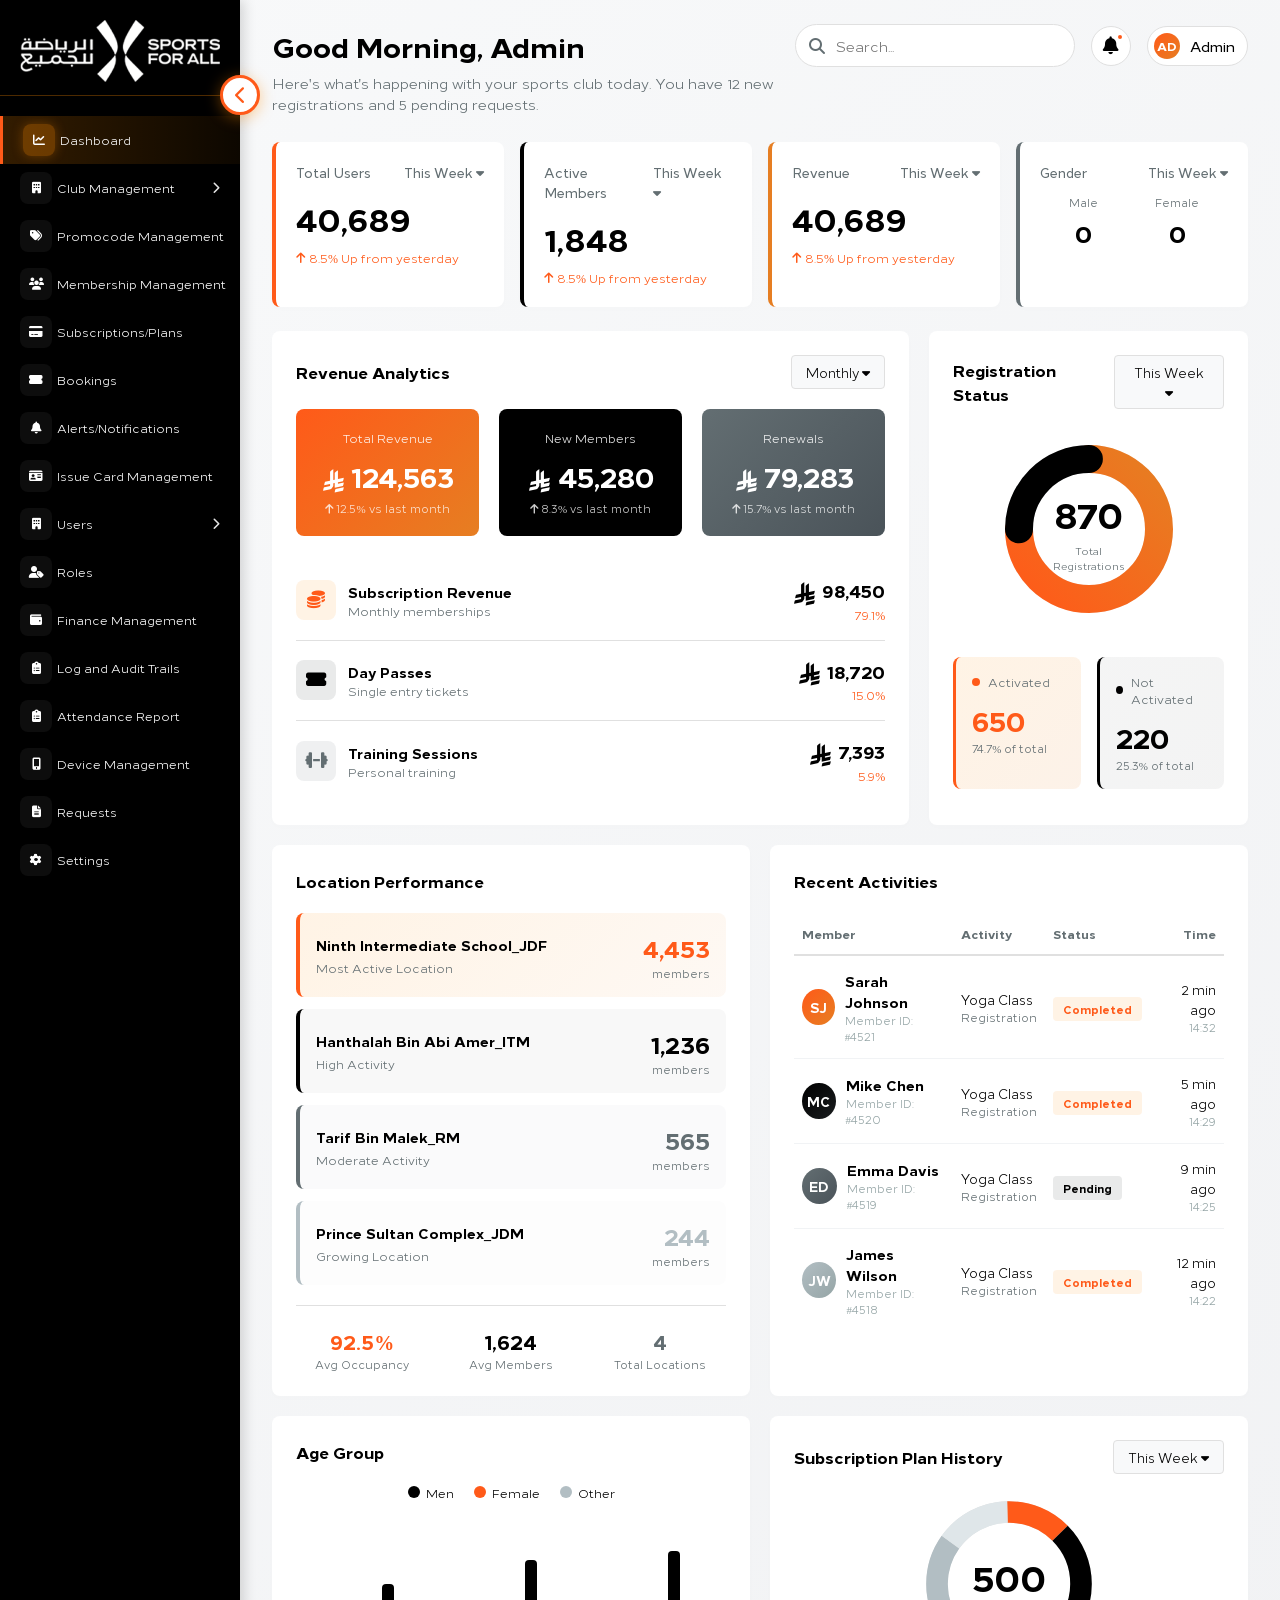
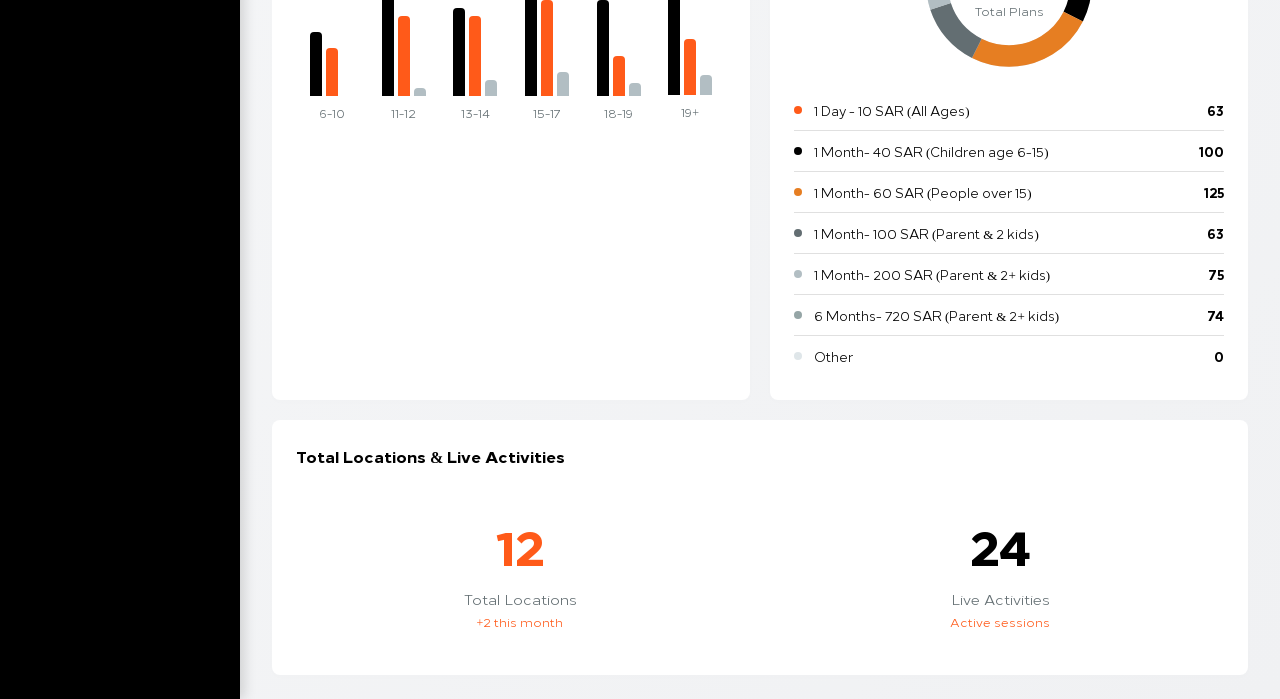
<file: index.html>
<!DOCTYPE html>
<html lang="en">
<head>
    <meta charset="UTF-8">
    <meta name="viewport" content="width=device-width, initial-scale=1.0">
    <title>NCSFA Dashboard</title>
    <link rel="stylesheet" href="https://cdnjs.cloudflare.com/ajax/libs/font-awesome/6.4.0/css/all.min.css">
    <link rel="stylesheet" href="assets/fonts/webfont/stylesheet.css">
    <link rel="stylesheet" href="assets/fonts/main_font/stylesheet.css">
    <link rel="stylesheet" href="assets/css/style.css">
    <style>

        :root{
            --black-color:#000;
            --orange-color:#FF5A19;
        }

        * {
            margin: 0;
            padding: 0;
            box-sizing: border-box;
        }

        /* @font-face {
            font-family: 'Untitled2';
            src: url('fonts/saudiriyal.woff2') format('woff2'),
                 url('fonts/saudiriyal.woff') format('woff'),
                 url('fonts/saudiriyal.ttf') format('truetype');
            font-weight: normal;
            font-style: normal;
        } */


        .sar-symbol {
            font-family: 'Untitled2' !important;
            vertical-align: middle;
            margin-right: 0.25em;
            font-size: 22px
        }

        body {
            font-family: 'Loew Next';
            background: linear-gradient(135deg, #f8f9fa 0%, #f0f1f3 100%);
            color: var(--black-color);
            overflow-x: hidden;
            min-height: 100vh;
        }

        .container {
            display: flex;
            min-height: 100vh;
        }

        .sidebar {
            width: 240px;
            background: var(--black-color);
            color: white;
            padding: 20px 0;
            box-shadow: 4px 0 12px rgba(0, 0, 0, 0.15);
            /* overflow-y: auto;
            overflow-x: visible; */
            flex-shrink: 0;
            transition: all 0.3s ease;
            position: relative;
        }

        .sidebar.collapsed {
            width: 70px;
        }


        .nav-group { display: block; }
        .nav-group .nav-item { position: relative; }
        .nav-group .nav-item .caret { margin-left: auto; transition: transform 0.25s ease; color: rgba(255,255,255,0.9); font-size: 12px; display:flex; align-items:center; }
        .nav-group.open .nav-item .caret { transform: rotate(90deg); }

        .sub-menu {
            max-height: 0;
            overflow: hidden;
            transition: max-height 0.28s ease;
            margin-left: 4px;
        }
        .nav-group.open .sub-menu { max-height: 600px; /* enough for a few items */ }

        .sub-menu a {
            display: flex;
            align-items: center;
            gap: 8px;
            padding: 10px 36px;
            color: white !important;
            text-decoration: none !important;
            font-size: 13px;
            background: transparent;
        }
        .sub-menu a:hover {
            background: rgba(255,140,0,0.08);
        }

        /* hide submenu when sidebar is collapsed */
        .sidebar.collapsed .sub-menu { display: none !important; }


        .logo {
            padding: 0 20px 8px;
            border-bottom: 1px solid rgba(255, 140, 0, 0.3);
            margin-bottom: 20px;
            transition: all 0.3s ease;
            min-height: 75px; 
        }
        
        .logo img{
            width: 100%;
        }

        .collaps_logo{
            display: none;
        }

        .sidebar.collapsed .collaps_logo{
            display: block;
            width: 100%;
            margin: auto;
        }

        .sidebar.collapsed .main_logo{
            display: none;
        }

        .sidebar.collapsed .logo p {
            display: none;
        }

        .menu-toggle {
            position: absolute;
            top: 75px;
            right: -20px;
            width: 40px;
            height: 40px;
            background: white;
            border: 3px solid var(--orange-color);
            border-radius: 50%;
            cursor: pointer;
            z-index: 1001;
            display: flex;
            justify-content: center;
            align-items: center;
            transition: all 0.3s;
            box-shadow: 0 3px 15px rgba(255, 140, 0, 0.4);
        }

        .menu-toggle:hover {
            background: var(--orange-color);
            transform: scale(1.15);
            box-shadow: 0 5px 20px rgba(255, 140, 0, 0.6);
        }

        .menu-toggle::before {
            content: '\f053';
            font-family: 'Font Awesome 6 Free';
            font-weight: 900;
            font-size: 18px;
            color: var(--orange-color);
            transition: all 0.3s;
        }

        .menu-toggle:hover::before {
            color: white;
        }

        .sidebar.collapsed .menu-toggle {
            right: -20px;
        }

        .sidebar.collapsed .menu-toggle::before {
            content: '\f054';
        }

          .nav-item {
            padding: 8px 20px;
            cursor: pointer;
            transition: all 0.3s ease;
            display: flex;
            align-items: center;
            gap: 5px;
            font-size: 12px;
            white-space: nowrap;
            overflow: hidden;
            position: relative;
            color: white !important;
            text-decoration: none !important;
        }

        .nav-item::before {
            content: '';
            position: absolute;
            left: 0;
            top: 0;
            bottom: 0;
            width: 3px;
            background: var(--orange-color);
            transform: scaleY(0);
            transition: transform 0.3s ease;
        }

        .nav-item:hover {
            background: rgba(255, 140, 0, 0.1);
        }

        .nav-item:hover::before {
            transform: scaleY(1);
        }

        .nav-item.active {
            background: linear-gradient(90deg, rgba(255, 140, 0, 0.2) 0%, rgba(255, 140, 0, 0.05) 100%);
            border-left: 3px solid var(--orange-color);
        }

        .nav-item .icon {
            min-width: 32px;
            height: 32px;
            display: flex;
            align-items: center;
            justify-content: center;
            border-radius: 8px;
            background: rgba(255, 255, 255, 0.05);
            transition: all 0.3s ease;
        }

        .nav-item:hover .icon {
            background: rgba(255, 140, 0, 0.2);
            transform: scale(1.1);
        }

        .nav-item.active .icon {
            background: rgba(255, 140, 0, 0.3);
            box-shadow: 0 0 12px rgba(255, 140, 0, 0.3);
        }

        .nav-item .text {
            transition: all 0.3s ease;
        }

        .sidebar.collapsed .nav-item {
            justify-content: center;
            padding: 12px 10px;
        }

        .sidebar.collapsed .nav-item .text {
            display: none;
        }

        .sidebar.collapsed .nav-item.active {
            border-left: none;
            border-right: 3px solid var(--orange-color);
        }

        .main-content {
            flex: 1;
            overflow-y: auto;
            padding: 24px 32px;
            transition: all 0.3s ease;
        }

        @media (max-width: 768px) {
            .main-content {
                padding: 16px;
            }
        }

        .mobile-toggle {
            display: none;
            position: fixed;
            top: 20px;
            left: 20px;
            width: 44px;
            height: 44px;
            background: white;
            border: 1px solid #e0e0e0;
            border-radius: 8px;
            cursor: pointer;
            z-index: 1002;
            flex-direction: column;
            justify-content: center;
            align-items: center;
            gap: 5px;
            transition: all 0.3s;
            box-shadow: 0 2px 8px rgba(0, 0, 0, 0.1);
        }

        .mobile-toggle:hover {
            background: #f8f9fa;
            border-color: var(--orange-color);
        }

        .mobile-toggle span {
            width: 22px;
            height: 2px;
            background: var(--black-color);
            border-radius: 2px;
            transition: all 0.3s;
        }

        .mobile-toggle.active span:nth-child(1) {
            transform: rotate(45deg) translate(5px, 5px);
            background: var(--orange-color);
        }

        .mobile-toggle.active span:nth-child(2) {
            opacity: 0;
        }

        .mobile-toggle.active span:nth-child(3) {
            transform: rotate(-45deg) translate(7px, -7px);
            background: var(--orange-color);
        }

        .sidebar-overlay {
            display: none;
            position: fixed;
            top: 0;
            left: 0;
            width: 100%;
            height: 100%;
            background: rgba(0, 0, 0, 0.5);
            z-index: 998;
            opacity: 0;
            transition: opacity 0.3s;
        }

        .sidebar-overlay.active {
            display: block;
            opacity: 1;
        }

        @media (max-width: 1024px) {
            .mobile-toggle {
                display: flex;
            }

            .menu-toggle {
                display: none;
            }

            .sidebar {
                position: fixed;
                left: -100%;
                top: 0;
                height: 100vh;
                width: 280px;
                z-index: 999;
                transition: left 0.3s ease;
            }

            .sidebar.mobile-active {
                left: 0;
            }

            .sidebar.collapsed {
                width: 280px;
            }

            .container {
                flex-direction: row;
            }
        }

        
       

        .stats-grid {
            display: grid;
            grid-template-columns: repeat(auto-fit, minmax(220px, 1fr));
            gap: 16px;
            margin-bottom: 24px;
        }

        @media (max-width: 768px) {
            .stats-grid {
                grid-template-columns: 1fr;
                gap: 12px;
            }
        }

        .stat-card {
            background: white;
            border-radius: 8px;
            padding: 20px;
            box-shadow: 0 2px 8px rgb(0 0 0 / 1%);
            border-left: 4px solid;
            transition: transform 0.2s, box-shadow 0.2s;
        }

        .stat-card:hover {
            transform: translateY(-2px);
            box-shadow: 0 4px 16px rgba(0, 0, 0, 0.12);
        }

        .stat-card.orange { border-left-color: var(--orange-color); }
        .stat-card.black { border-left-color: var(--black-color); }
        .stat-card.dark-orange { border-left-color: #e67e22; }
        .stat-card.gray { border-left-color: #636e72; }

        .stat-header {
            display: flex;
            justify-content: space-between;
            align-items: center;
            margin-bottom: 12px;
        }

        .stat-title {
            font-size: 13px;
            color: #636e72;
            font-weight: 500;
        }

        .stat-value {
            font-size: 32px;
            font-weight: 600;
            color: var(--black-color);
            margin-bottom: 8px;
        }

        .stat-change {
            font-size: 12px;
            color: var(--orange-color);
            display: flex;
            align-items: center;
            gap: 4px;
        }

        .gender-breakdown {
            display: flex;
            justify-content: space-around;
            margin-top: 12px;
        }

        .gender-item {
            text-align: center;
        }

        .gender-label {
            font-size: 11px;
            color: #636e72;
            margin-bottom: 4px;
        }

        .gender-value {
            font-size: 24px;
            font-weight: 600;
            color: var(--black-color);
        }

        .content-grid {
            display: grid;
            grid-template-columns: 2fr 1fr;
            gap: 20px;
            margin-bottom: 20px;
        }

        @media (max-width: 1200px) {
            .content-grid {
                grid-template-columns: 1fr;
            }
        }

        .card {
            background: white;
            border-radius: 8px;
            padding: 24px;
            box-shadow: 0 2px 8px rgb(0 0 0 / 1%);
        }

        @media (max-width: 768px) {
            .card {
                padding: 16px;
            }
        }

        .card-header {
            display: flex;
            justify-content: space-between;
            align-items: center;
            margin-bottom: 20px;
        }

        .card-title {
            font-size: 16px;
            font-weight: 600;
            color: var(--black-color);
        }

        .filter-btn {
            background: #f8f9fa;
            border: 1px solid #e0e0e0;
            padding: 6px 14px;
            border-radius: 4px;
            font-size: 13px;
            cursor: pointer;
            transition: all 0.2s;
            color: var(--black-color);
        }

        .filter-btn:hover {
            background: var(--orange-color);
            color: white;
            border-color: var(--orange-color);
        }

        .bottom-grid {
            display: grid;
            grid-template-columns: repeat(2, 1fr);
            gap: 20px;
            margin-bottom: 20px;
        }

        @media (max-width: 1024px) {
            .bottom-grid {
                grid-template-columns: 1fr;
            }
        }

        .age-chart {
            height: 200px;
            display: flex;
            align-items: flex-end;
            gap: 20px;
            margin-top: 20px;
            padding: 0 10px;
            overflow-x: auto;
        }

        .age-bar-group {
            flex: 1;
            display: flex;
            flex-direction: column;
            align-items: center;
            min-width: 40px;
        }

        .age-bars {
            display: flex;
            gap: 4px;
            align-items: flex-end;
            height: 160px;
            width: 100%;
            justify-content: center;
        }

        .age-bar {
            width: 12px;
            border-radius: 4px 4px 0 0;
            transition: all 0.3s;
        }

        .age-bar:hover {
            opacity: 0.8;
        }

        .age-bar.male { background: var(--black-color); }
        .age-bar.female { background: var(--orange-color); }
        .age-bar.other { background: #b2bec3; }

        .age-label {
            font-size: 12px;
            color: #636e72;
            margin-top: 8px;
        }

        .age-legend {
            display: flex;
            gap: 20px;
            justify-content: center;
            margin-top: 16px;
            font-size: 12px;
            flex-wrap: wrap;
        }

        .age-legend-item {
            display: flex;
            align-items: center;
            gap: 6px;
        }

        .legend-dot {
            width: 12px;
            height: 12px;
            border-radius: 50%;
        }

        .subscription-list {
            margin-top: 16px;
            max-height: 300px;
            overflow-y: auto;
        }

        .subscription-item {
            display: flex;
            align-items: center;
            gap: 12px;
            padding: 10px 0;
            border-bottom: 1px solid #e0e0e0;
        }

        .subscription-item:last-child {
            border-bottom: none;
        }

        .subscription-color {
            width: 8px;
            height: 8px;
            border-radius: 50%;
            flex-shrink: 0;
        }

        .subscription-name {
            flex: 1;
            font-size: 13px;
            color: var(--black-color);
            min-width: 0;
        }

        .subscription-value {
            font-size: 13px;
            font-weight: 600;
            color: var(--black-color);
            flex-shrink: 0;
        }

             @media (max-width: 992px) {
                .age-bar{
                    width: 5px;
                }
                .age-chart{
                    gap: 5px;
                }
             }
    </style>
</head>
<body>
    <button class="mobile-toggle" id="mobileToggle">
        <span></span>
        <span></span>
        <span></span>
    </button>

    <div class="sidebar-overlay" id="sidebarOverlay"></div>

    <div class="container">
        <div class="sidebar" id="sidebar">
            <button class="menu-toggle" id="menuToggle"></button>
            
            <div class="logo">
                <img class="main_logo" src="assets/img/logo.png" alt="">
                <img class="collaps_logo" src="assets/img/logo_fav.png" alt="">
            </div>
            <a href="index.html" class="nav-item active">
                    <span class="icon"><i class="fas fa-chart-line"></i></span>
                    <span class="text">Dashboard</span>
                </a>

                 <div class="nav-group">
                    <a href="#" class="nav-item nav-toggle">
                        <span class="icon"><i class="fas fa-building"></i></span>
                        <span class="text">Club Management</span>
                        <span class="caret"><i class="fas fa-chevron-right"></i></span>
                    </a>
                    <div class="sub-menu">
                       <!-- <a href="#" class="nav-item active" data-page="dashboard">
                        <i class="fas fa-home"></i>
                        <span>Dashboard</span>
                            </a> -->
                        <a href="club_management.html" class="nav-item" data-page="clubs">
                            <i class="fas fa-building"></i>
                            <span>Clubs</span>
                        </a>
                        <a href="facilities-page.html" class="nav-item" data-page="facilities">
                            <i class="fas fa-door-open"></i>
                            <span>Facilities</span>
                        </a>
                        <a href="activity_master.html" class="nav-item" data-page="activities">
                            <i class="fas fa-running"></i>
                            <span>Activities</span>
                        </a>
                         <a href="location_master.html" class="nav-item" data-page="locationmaster">
                            <i class="fas fa-map-marker-alt"></i>
                            <span>Location Master</span>
                        </a>
    
                        
                    </div>
                </div>


                <a href="promocode_management.html" class="nav-item">
                <span class="icon"><i class="fas fa-tags"></i></span>
                <span class="text">Promocode Management</span>
                </a>

               
                <a href="membership_management.html" class="nav-item">
                    <span class="icon"><i class="fas fa-users"></i></span>
                    <span class="text">Membership Management</span>
                </a>

                <a href="subscription.html" class="nav-item">
                    <span class="icon"><i class="fas fa-credit-card"></i></span>
                    <span class="text">Subscriptions/Plans</span>
                </a>

                   <a href="subscription.html" class="nav-item">
                    <span class="icon"><i class="fas fa-ticket-alt"></i></span>
                    <span class="text">Bookings</span>
                    </a>

                     <a href="subscription.html" class="nav-item">
                        <span class="icon"><i class="fas fa-bell"></i></span>
                        <span class="text">Alerts/Notifications</span>
                        </a>

                      <a href="subscription.html" class="nav-item">
                        <span class="icon"><i class="fas fa-id-card"></i></span>
                        <span class="text">Issue Card Management</span>
                        </a>

                    <div class="nav-group">
                    <a href="#" class="nav-item nav-toggle">
                        <span class="icon"><i class="fas fa-building"></i></span>
                        <span class="text">Users</span>
                        <span class="caret"><i class="fas fa-chevron-right"></i></span>
                    </a>
                    <div class="sub-menu">
                         <a href="#" class="nav-item" data-page="trainer">
                        <i class="fas fa-user-shield"></i>
                        <span>Administrators</span>
                        </a>


                        <a href="#" class="nav-item" data-page="traner">
                            <i class="fas fa-running"></i>
                            <span>Trainers</span>
                        </a> 

                        <a href="#" class="nav-item" data-page="traner">
                            <i class="fas fa-hands-helping"></i>
                            <span>Volunteer</span>
                        </a> 
                       
                    </div>
                </div>

                    <a href="subscription.html" class="nav-item">
                    <span class="icon"><i class="fas fa-user-tag"></i></span>
                    <span class="text">Roles</span>
                    </a>

                     <a href="subscription.html" class="nav-item">
                    <span class="icon"><i class="fas fa-wallet"></i></span>
                    <span class="text">Finance Management</span>
                    </a>

                          <a href="subscription.html" class="nav-item">
                        <span class="icon"><i class="fas fa-clipboard-list"></i></span>
                        <span class="text">Log and Audit Trails</span>
                        </a>


        

                <a href="attendance-report.html" class="nav-item">
                    <span class="icon"><i class="fas fa-clipboard-list"></i></span>
                    <span class="text">Attendance Report</span>
                </a>


                <a href="device-management.html" class="nav-item">
                    <span class="icon"><i class="fas fa-mobile-alt"></i></span>
                    <span class="text">Device Management</span>
                </a>



                <a href="requests.html" class="nav-item">
                    <span class="icon"><i class="fas fa-file-alt"></i></span>
                    <span class="text">Requests</span>
                </a>

                <a href="settings.html" class="nav-item">
                    <span class="icon"><i class="fas fa-cog"></i></span>
                    <span class="text">Settings</span>
                </a>

        </div>

        <div class="main-content">
            <div class="header">
                <div class="header-left">
                    <h1>Good Morning, Admin</h1>
                    <p>Here's what's happening with your sports club today. You have 12 new registrations and 5 pending requests.</p>
                </div>
                <div class="header-right">
                    <div class="search-container">
                        <i class="fas fa-search search-icon"></i>
                        <input type="text" class="search-input" placeholder="Search...">
                    </div>
                    <button class="icon-button">
                        <i class="fas fa-bell" style="font-size: 18px;"></i>
                        <span class="notification-badge"></span>
                    </button>
                    <div class="profile-section">
                        <div class="profile-pic">AD</div>
                        <span class="profile-name">Admin</span>
                    </div>
                </div>
            </div>

            <div class="stats-grid">
                <div class="stat-card orange">
                    <div class="stat-header">
                        <span class="stat-title">Total Users</span>
                        <span class="stat-title">This Week <i class="fas fa-caret-down"></i></span>
                    </div>
                    <div class="stat-value">40,689</div>
                    <div class="stat-change"><i class="fas fa-arrow-up"></i> 8.5% Up from yesterday</div>
                </div>

                <div class="stat-card black">
                    <div class="stat-header">
                        <span class="stat-title">Active Members</span>
                        <span class="stat-title">This Week <i class="fas fa-caret-down"></i></span>
                    </div>
                    <div class="stat-value">1,848</div>
                    <div class="stat-change"><i class="fas fa-arrow-up"></i> 8.5% Up from yesterday</div>
                </div>

                <div class="stat-card dark-orange">
                    <div class="stat-header">
                        <span class="stat-title">Revenue</span>
                        <span class="stat-title">This Week <i class="fas fa-caret-down"></i></span>
                    </div>
                    <div class="stat-value">40,689</div>
                    <div class="stat-change"><i class="fas fa-arrow-up"></i> 8.5% Up from yesterday</div>
                </div>

                <div class="stat-card gray">
                    <div class="stat-header">
                        <span class="stat-title">Gender</span>
                        <span class="stat-title">This Week <i class="fas fa-caret-down"></i></span>
                    </div>
                    <div class="gender-breakdown">
                        <div class="gender-item">
                            <div class="gender-label">Male</div>
                            <div class="gender-value">0</div>
                        </div>
                        <div class="gender-item">
                            <div class="gender-label">Female</div>
                            <div class="gender-value">0</div>
                        </div>
                    </div>
                </div>
            </div>

            <div class="content-grid">
                <div class="card">
                    <div class="card-header">
                        <h3 class="card-title">Revenue Analytics</h3>
                        <button class="filter-btn">Monthly <i class="fas fa-caret-down"></i></button>
                    </div>
                    <div style="display: grid; grid-template-columns: repeat(auto-fit, minmax(150px, 1fr)); gap: 20px; margin-top: 20px;">
                        <div style="text-align: center; padding: 20px; background: linear-gradient(135deg, var(--orange-color) 0%, #e67e22 100%); border-radius: 8px; color: white;">
                            <div style="font-size: 12px; opacity: 0.9; margin-bottom: 8px;">Total Revenue</div>
                            <div style="font-size: 28px; font-weight: 600; margin-bottom: 4px;"><span class="sar-symbol">&#xEA;</span>124,563</div>
                            <div style="font-size: 11px; opacity: 0.8;"><i class="fas fa-arrow-up"></i> 12.5% vs last month</div>
                        </div>
                        <div style="text-align: center; padding: 20px; background: #000; border-radius: 8px; color: white;">
                            <div style="font-size: 12px; opacity: 0.9; margin-bottom: 8px;">New Members</div>
                            <div style="font-size: 28px; font-weight: 600; margin-bottom: 4px;"><span class="sar-symbol">&#xEA;</span>45,280</div>
                            <div style="font-size: 11px; opacity: 0.8;"><i class="fas fa-arrow-up"></i> 8.3% vs last month</div>
                        </div>
                        <div style="text-align: center; padding: 20px; background: linear-gradient(135deg, #636e72 0%, #4a5359 100%); border-radius: 8px; color: white;">
                            <div style="font-size: 12px; opacity: 0.9; margin-bottom: 8px;">Renewals</div>
                            <div style="font-size: 28px; font-weight: 600; margin-bottom: 4px;"><span class="sar-symbol">&#xEA;</span>79,283</div>
                            <div style="font-size: 11px; opacity: 0.8;"><i class="fas fa-arrow-up"></i> 15.7% vs last month</div>
                        </div>
                    </div>
                    <div style="margin-top: 24px;">
                        <div style="display: flex; justify-content: space-between; padding: 16px 0; border-bottom: 1px solid #e0e0e0;">
                            <div style="display: flex; align-items: center; gap: 12px;">
                                <div style="width: 40px; height: 40px; background: rgba(255, 140, 0, 0.1); border-radius: 8px; display: flex; align-items: center; justify-content: center; color: var(--orange-color); font-size: 18px;"><i class="fas fa-coins"></i></div>
                                <div>
                                    <div style="font-size: 14px; font-weight: 600; color: var(--black-color);">Subscription Revenue</div>
                                    <div style="font-size: 12px; color: #636e72;">Monthly memberships</div>
                                </div>
                            </div>
                            <div style="text-align: right;">
                                <div style="font-size: 18px; font-weight: 600; color: var(--black-color);"><span class="sar-symbol">&#xEA;</span>98,450</div>
                                <div style="font-size: 12px; color: var(--orange-color);">79.1%</div>
                            </div>
                        </div>
                        <div style="display: flex; justify-content: space-between; padding: 16px 0; border-bottom: 1px solid #e0e0e0;">
                            <div style="display: flex; align-items: center; gap: 12px;">
                                <div style="width: 40px; height: 40px; background: rgba(45, 52, 54, 0.1); border-radius: 8px; display: flex; align-items: center; justify-content: center; color: var(--black-color); font-size: 18px;"><i class="fas fa-ticket-alt"></i></div>
                                <div>
                                    <div style="font-size: 14px; font-weight: 600; color: var(--black-color);">Day Passes</div>
                                    <div style="font-size: 12px; color: #636e72;">Single entry tickets</div>
                                </div>
                            </div>
                            <div style="text-align: right;">
                                <div style="font-size: 18px; font-weight: 600; color: var(--black-color);"><span class="sar-symbol">&#xEA;</span>18,720</div>
                                <div style="font-size: 12px; color: var(--orange-color);">15.0%</div>
                            </div>
                        </div>
                        <div style="display: flex; justify-content: space-between; padding: 16px 0;">
                            <div style="display: flex; align-items: center; gap: 12px;">
                                <div style="width: 40px; height: 40px; background: rgba(99, 110, 114, 0.1); border-radius: 8px; display: flex; align-items: center; justify-content: center; color: #636e72; font-size: 18px;"><i class="fas fa-dumbbell"></i></div>
                                <div>
                                    <div style="font-size: 14px; font-weight: 600; color: var(--black-color);">Training Sessions</div>
                                    <div style="font-size: 12px; color: #636e72;">Personal training</div>
                                </div>
                            </div>
                            <div style="text-align: right;">
                                <div style="font-size: 18px; font-weight: 600; color: var(--black-color);"><span class="sar-symbol">&#xEA;</span>7,393</div>
                                <div style="font-size: 12px; color: var(--orange-color);">5.9%</div>
                            </div>
                        </div>
                    </div>
                </div>

                <div class="card">
                    <div class="card-header">
                        <h3 class="card-title">Registration Status</h3>
                        <button class="filter-btn">This Week <i class="fas fa-caret-down"></i></button>
                    </div>
                    <div style="position: relative; margin-top: 20px;">
                        <svg width="200" height="200" viewBox="0 0 200 200" style="margin: 0 auto; display: block; max-width: 100%;">
                            <defs>
                                <linearGradient id="activeGrad" x1="0%" y1="0%" x2="100%" y2="100%">
                                    <stop offset="0%" style="stop-color:var(--orange-color);stop-opacity:1" />
                                    <stop offset="100%" style="stop-color:#e67e22;stop-opacity:1" />
                                </linearGradient>
                            </defs>
                            <circle cx="100" cy="100" r="70" fill="none" stroke="#f1f3f5" stroke-width="28"/>
                            <circle cx="100" cy="100" r="70" fill="none" stroke="url(#activeGrad)" stroke-width="28" stroke-dasharray="329 110" stroke-dashoffset="0" transform="rotate(-90 100 100)" stroke-linecap="round"/>
                            <circle cx="100" cy="100" r="70" fill="none" stroke="var(--black-color)" stroke-width="28" stroke-dasharray="110 329" stroke-dashoffset="-329" transform="rotate(-90 100 100)" stroke-linecap="round"/>
                        </svg>
                        <div style="position: absolute; top: 50%; left: 50%; transform: translate(-50%, -50%); text-align: center;">
                            <div style="font-size: 36px; font-weight: 700; color: var(--black-color);">870</div>
                            <div style="font-size: 10px; color: #636e72; margin-top: 4px;">Total<br>Registrations</div>
                        </div>
                    </div>
                    <div style="display: grid; grid-template-columns: 1fr 1fr; gap: 16px; margin-top: 28px;">
                        <div style="background: linear-gradient(135deg, rgba(255, 140, 0, 0.1) 0%, rgba(230, 126, 34, 0.1) 100%); padding: 16px; border-radius: 8px; border-left: 3px solid var(--orange-color);">
                            <div style="display: flex; align-items: center; gap: 8px; margin-bottom: 8px;">
                                <div style="width: 8px; height: 8px; border-radius: 50%; background: var(--orange-color);"></div>
                                <span style="font-size: 12px; color: #636e72;">Activated</span>
                            </div>
                            <div style="font-size: 28px; font-weight: 700; color: var(--orange-color);">650</div>
                            <div style="font-size: 11px; color: #636e72;">74.7% of total</div>
                        </div>
                        <div style="background: linear-gradient(135deg, rgba(45, 52, 54, 0.05) 0%, rgba(26, 29, 31, 0.05) 100%); padding: 16px; border-radius: 8px; border-left: 3px solid var(--black-color);">
                            <div style="display: flex; align-items: center; gap: 8px; margin-bottom: 8px;">
                                <div style="width: 8px; height: 8px; border-radius: 50%; background: var(--black-color);"></div>
                                <span style="font-size: 12px; color: #636e72;">Not Activated</span>
                            </div>
                            <div style="font-size: 28px; font-weight: 700; color: var(--black-color);">220</div>
                            <div style="font-size: 11px; color: #636e72;">25.3% of total</div>
                        </div>
                    </div>
                </div>
            </div>

            <div class="bottom-grid">
                <div class="card">
                    <div class="card-header">
                        <h3 class="card-title">Location Performance</h3>
                    </div>
                    <div style="margin-top: 20px;">
                        <div style="display: flex; justify-content: space-between; align-items: center; padding: 16px; background: linear-gradient(135deg, rgba(255, 140, 0, 0.1) 0%, rgba(230, 126, 34, 0.05) 100%); border-radius: 8px; margin-bottom: 12px; border-left: 4px solid var(--orange-color);">
                            <div>
                                <div style="font-size: 14px; font-weight: 600; color: var(--black-color); margin-bottom: 4px;">Ninth Intermediate School_JDF</div>
                                <div style="font-size: 12px; color: #636e72;">Most Active Location</div>
                            </div>
                            <div style="text-align: right;">
                                <div style="font-size: 24px; font-weight: 700; color: var(--orange-color);">4,453</div>
                                <div style="font-size: 11px; color: #636e72;">members</div>
                            </div>
                        </div>
                        <div style="display: flex; justify-content: space-between; align-items: center; padding: 16px; background: rgba(45, 52, 54, 0.03); border-radius: 8px; margin-bottom: 12px; border-left: 4px solid var(--black-color);">
                            <div>
                                <div style="font-size: 14px; font-weight: 600; color: var(--black-color); margin-bottom: 4px;">Hanthalah Bin Abi Amer_ITM</div>
                                <div style="font-size: 12px; color: #636e72;">High Activity</div>
                            </div>
                            <div style="text-align: right;">
                                <div style="font-size: 24px; font-weight: 700; color: var(--black-color);">1,236</div>
                                <div style="font-size: 11px; color: #636e72;">members</div>
                            </div>
                        </div>
                        <div style="display: flex; justify-content: space-between; align-items: center; padding: 16px; background: rgba(99, 110, 114, 0.03); border-radius: 8px; margin-bottom: 12px; border-left: 4px solid #636e72;">
                            <div>
                                <div style="font-size: 14px; font-weight: 600; color: var(--black-color); margin-bottom: 4px;">Tarif Bin Malek_RM</div>
                                <div style="font-size: 12px; color: #636e72;">Moderate Activity</div>
                            </div>
                            <div style="text-align: right;">
                                <div style="font-size: 24px; font-weight: 700; color: #636e72;">565</div>
                                <div style="font-size: 11px; color: #636e72;">members</div>
                            </div>
                        </div>
                        <div style="display: flex; justify-content: space-between; align-items: center; padding: 16px; background: rgba(178, 190, 195, 0.03); border-radius: 8px; border-left: 4px solid #b2bec3;">
                            <div>
                                <div style="font-size: 14px; font-weight: 600; color: var(--black-color); margin-bottom: 4px;">Prince Sultan Complex_JDM</div>
                                <div style="font-size: 12px; color: #636e72;">Growing Location</div>
                            </div>
                            <div style="text-align: right;">
                                <div style="font-size: 24px; font-weight: 700; color: #b2bec3;">244</div>
                                <div style="font-size: 11px; color: #636e72;">members</div>
                            </div>
                        </div>
                    </div>
                    <div style="margin-top: 20px; padding-top: 20px; border-top: 1px solid #e0e0e0;">
                        <div style="display: grid; grid-template-columns: repeat(3, 1fr); gap: 16px;">
                            <div style="text-align: center;">
                                <div style="font-size: 20px; font-weight: 600; color: var(--orange-color);">92.5%</div>
                                <div style="font-size: 11px; color: #636e72;">Avg Occupancy</div>
                            </div>
                            <div style="text-align: center;">
                                <div style="font-size: 20px; font-weight: 600; color: var(--black-color);">1,624</div>
                                <div style="font-size: 11px; color: #636e72;">Avg Members</div>
                            </div>
                            <div style="text-align: center;">
                                <div style="font-size: 20px; font-weight: 600; color: #636e72;">4</div>
                                <div style="font-size: 11px; color: #636e72;">Total Locations</div>
                            </div>
                        </div>
                    </div>
                </div>

                <div class="card">
                    <div class="card-header">
                        <h3 class="card-title">Recent Activities</h3>
                    </div>
                    <div style="margin-top: 16px; overflow-x: auto;">
                        <table style="width: 100%; border-collapse: collapse;">
                            <thead>
                                <tr style="border-bottom: 2px solid #e0e0e0;">
                                    <th style="text-align: left; padding: 12px 8px; font-size: 12px; font-weight: 600; color: #636e72;">Member</th>
                                    <th style="text-align: left; padding: 12px 8px; font-size: 12px; font-weight: 600; color: #636e72;">Activity</th>
                                    <th style="text-align: left; padding: 12px 8px; font-size: 12px; font-weight: 600; color: #636e72;">Status</th>
                                    <th style="text-align: right; padding: 12px 8px; font-size: 12px; font-weight: 600; color: #636e72;">Time</th>
                                </tr>
                            </thead>
                            <tbody>
                                <tr style="border-bottom: 1px solid #f1f3f5;">
                                    <td style="padding: 14px 8px;">
                                        <div style="display: flex; align-items: center; gap: 10px;">
                                            <div style="width: 36px; height: 36px; border-radius: 50%; background: linear-gradient(135deg, var(--orange-color), #e67e22); display: flex; align-items: center; justify-content: center; color: white; font-weight: 600; font-size: 13px;">SJ</div>
                                            <div>
                                                <div style="font-size: 14px; font-weight: 600; color: var(--black-color);">Sarah Johnson</div>
                                                <div style="font-size: 11px; color: #95a5a6;">Member ID: #4521</div>
                                            </div>
                                        </div>
                                    </td>
                                    <td style="padding: 14px 8px;">
                                        <div style="font-size: 13px; color: var(--black-color);">Yoga Class</div>
                                        <div style="font-size: 11px; color: #636e72;">Registration</div>
                                    </td>
                                    <td style="padding: 14px 8px;">
                                        <span style="padding: 4px 10px; background: rgba(255, 140, 0, 0.1); color: var(--orange-color); border-radius: 4px; font-size: 11px; font-weight: 600;">Completed</span>
                                    </td>
                                    <td style="padding: 14px 8px; text-align: right;">
                                        <div style="font-size: 13px; color: var(--black-color);">2 min ago</div>
                                        <div style="font-size: 11px; color: #95a5a6;">14:32</div>
                                    </td>
                                </tr>
                                <tr style="border-bottom: 1px solid #f1f3f5;">
                                    <td style="padding: 14px 8px;">
                                        <div style="display: flex; align-items: center; gap: 10px;">
                                            <div style="width: 36px; height: 36px; border-radius: 50%; background: linear-gradient(135deg, var(--black-color), #1a1d1f); display: flex; align-items: center; justify-content: center; color: white; font-weight: 600; font-size: 13px;">MC</div>
                                            <div>
                                                <div style="font-size: 14px; font-weight: 600; color: var(--black-color);">Mike Chen</div>
                                                <div style="font-size: 11px; color: #95a5a6;">Member ID: #4520</div>
                                            </div>
                                        </div>
                                    </td>
                                    <td style="padding: 14px 8px;">
                                        <div style="font-size: 13px; color: var(--black-color);">Yoga Class</div>
                                        <div style="font-size: 11px; color: #636e72;">Registration</div>
                                    </td>
                                    <td style="padding: 14px 8px;">
                                        <span style="padding: 4px 10px; background: rgba(255, 140, 0, 0.1); color: var(--orange-color); border-radius: 4px; font-size: 11px; font-weight: 600;">Completed</span>
                                    </td>
                                    <td style="padding: 14px 8px; text-align: right;">
                                        <div style="font-size: 13px; color: var(--black-color);">5 min ago</div>
                                        <div style="font-size: 11px; color: #95a5a6;">14:29</div>
                                    </td>
                                </tr>
                                <tr style="border-bottom: 1px solid #f1f3f5;">
                                    <td style="padding: 14px 8px;">
                                        <div style="display: flex; align-items: center; gap: 10px;">
                                            <div style="width: 36px; height: 36px; border-radius: 50%; background: linear-gradient(135deg, #636e72, #4a5359); display: flex; align-items: center; justify-content: center; color: white; font-weight: 600; font-size: 13px;">ED</div>
                                            <div>
                                                <div style="font-size: 14px; font-weight: 600; color: var(--black-color);">Emma Davis</div>
                                                <div style="font-size: 11px; color: #95a5a6;">Member ID: #4519</div>
                                            </div>
                                        </div>
                                    </td>
                                    <td style="padding: 14px 8px;">
                                        <div style="font-size: 13px; color: var(--black-color);">Yoga Class</div>
                                        <div style="font-size: 11px; color: #636e72;">Registration</div>
                                    </td>
                                    <td style="padding: 14px 8px;">
                                        <span style="padding: 4px 10px; background: rgba(45, 52, 54, 0.1); color: var(--black-color); border-radius: 4px; font-size: 11px; font-weight: 600;">Pending</span>
                                    </td>
                                    <td style="padding: 14px 8px; text-align: right;">
                                        <div style="font-size: 13px; color: var(--black-color);">9 min ago</div>
                                        <div style="font-size: 11px; color: #95a5a6;">14:25</div>
                                    </td>
                                </tr>
                                <tr>
                                    <td style="padding: 14px 8px;">
                                        <div style="display: flex; align-items: center; gap: 10px;">
                                            <div style="width: 36px; height: 36px; border-radius: 50%; background: linear-gradient(135deg, #b2bec3, #95a5a6); display: flex; align-items: center; justify-content: center; color: white; font-weight: 600; font-size: 13px;">JW</div>
                                            <div>
                                                <div style="font-size: 14px; font-weight: 600; color: var(--black-color);">James Wilson</div>
                                                <div style="font-size: 11px; color: #95a5a6;">Member ID: #4518</div>
                                            </div>
                                        </div>
                                    </td>
                                    <td style="padding: 14px 8px;">
                                        <div style="font-size: 13px; color: var(--black-color);">Yoga Class</div>
                                        <div style="font-size: 11px; color: #636e72;">Registration</div>
                                    </td>
                                    <td style="padding: 14px 8px;">
                                        <span style="padding: 4px 10px; background: rgba(255, 140, 0, 0.1); color: var(--orange-color); border-radius: 4px; font-size: 11px; font-weight: 600;">Completed</span>
                                    </td>
                                    <td style="padding: 14px 8px; text-align: right;">
                                        <div style="font-size: 13px; color: var(--black-color);">12 min ago</div>
                                        <div style="font-size: 11px; color: #95a5a6;">14:22</div>
                                    </td>
                                </tr>
                            </tbody>
                        </table>
                    </div>
                </div>
            </div>

            <div class="bottom-grid">
                <div class="card">
                    <div class="card-header">
                        <h3 class="card-title">Age Group</h3>
                    </div>
                    <div class="age-legend">
                        <div class="age-legend-item">
                            <span class="legend-dot" style="background: var(--black-color);"></span>
                            Men
                        </div>
                        <div class="age-legend-item">
                            <span class="legend-dot" style="background: var(--orange-color);"></span>
                            Female
                        </div>
                        <div class="age-legend-item">
                            <span class="legend-dot" style="background: #b2bec3;"></span>
                            Other
                        </div>
                    </div>
                    <div class="age-chart">
                        <div class="age-bar-group">
                            <div class="age-bars">
                                <div class="age-bar male" style="height: 40%;"></div>
                                <div class="age-bar female" style="height: 30%;"></div>
                                <div class="age-bar other" style="height: 0%;"></div>
                            </div>
                            <div class="age-label">6-10</div>
                        </div>
                        <div class="age-bar-group">
                            <div class="age-bars">
                                <div class="age-bar male" style="height: 70%;"></div>
                                <div class="age-bar female" style="height: 50%;"></div>
                                <div class="age-bar other" style="height: 5%;"></div>
                            </div>
                            <div class="age-label">11-12</div>
                        </div>
                        <div class="age-bar-group">
                            <div class="age-bars">
                                <div class="age-bar male" style="height: 55%;"></div>
                                <div class="age-bar female" style="height: 50%;"></div>
                                <div class="age-bar other" style="height: 10%;"></div>
                            </div>
                            <div class="age-label">13-14</div>
                        </div>
                        <div class="age-bar-group">
                            <div class="age-bars">
                                <div class="age-bar male" style="height: 85%;"></div>
                                <div class="age-bar female" style="height: 60%;"></div>
                                <div class="age-bar other" style="height: 15%;"></div>
                            </div>
                            <div class="age-label">15-17</div>
                        </div>
                        <div class="age-bar-group">
                            <div class="age-bars">
                                <div class="age-bar male" style="height: 60%;"></div>
                                <div class="age-bar female" style="height: 25%;"></div>
                                <div class="age-bar other" style="height: 8%;"></div>
                            </div>
                            <div class="age-label">18-19</div>
                        </div>
                        <div class="age-bar-group">
                            <div class="age-bars">
                                <div class="age-bar male" style="height: 90%;"></div>
                                <div class="age-bar female" style="height: 35%;"></div>
                                <div class="age-bar other" style="height: 12%;"></div>
                            </div>
                            <div class="age-label">19+</div>
                        </div>
                    </div>
                </div>

                <div class="card">
                    <div class="card-header">
                        <h3 class="card-title">Subscription Plan History</h3>
                        <button class="filter-btn">This Week <i class="fas fa-caret-down"></i></button>
                    </div>
                    <div style="position: relative; width: 180px; height: 180px; margin: 20px auto 0;">
                        <svg width="180" height="180" viewBox="0 0 200 200">
                            <circle cx="100" cy="100" r="80" fill="none" stroke="#e0e0e0" stroke-width="24"/>
                            <circle cx="100" cy="100" r="80" fill="none" stroke="var(--orange-color)" stroke-width="24" stroke-dasharray="63 437" stroke-dashoffset="0" transform="rotate(-90 100 100)"/>
                            <circle cx="100" cy="100" r="80" fill="none" stroke="var(--black-color)" stroke-width="24" stroke-dasharray="100 400" stroke-dashoffset="-63" transform="rotate(-90 100 100)"/>
                            <circle cx="100" cy="100" r="80" fill="none" stroke="#e67e22" stroke-width="24" stroke-dasharray="125 375" stroke-dashoffset="-163" transform="rotate(-90 100 100)"/>
                            <circle cx="100" cy="100" r="80" fill="none" stroke="#636e72" stroke-width="24" stroke-dasharray="63 437" stroke-dashoffset="-288" transform="rotate(-90 100 100)"/>
                            <circle cx="100" cy="100" r="80" fill="none" stroke="#b2bec3" stroke-width="24" stroke-dasharray="75 425" stroke-dashoffset="-351" transform="rotate(-90 100 100)"/>
                            <circle cx="100" cy="100" r="80" fill="none" stroke="#dfe6e9" stroke-width="24" stroke-dasharray="74 426" stroke-dashoffset="-426" transform="rotate(-90 100 100)"/>
                        </svg>
                        <div style="position: absolute; top: 50%; left: 50%; transform: translate(-50%, -50%); text-align: center;">
                            <div style="font-size: 36px; font-weight: 600; color: var(--black-color);">500</div>
                            <div style="font-size: 12px; color: #636e72;">Total Plans</div>
                        </div>
                    </div>
                    <div class="subscription-list">
                        <div class="subscription-item">
                            <span class="subscription-color" style="background: var(--orange-color);"></span>
                            <span class="subscription-name">1 Day - 10 SAR (All Ages)</span>
                            <span class="subscription-value">63</span>
                        </div>
                        <div class="subscription-item">
                            <span class="subscription-color" style="background: var(--black-color);"></span>
                            <span class="subscription-name">1 Month- 40 SAR (Children age 6-15)</span>
                            <span class="subscription-value">100</span>
                        </div>
                        <div class="subscription-item">
                            <span class="subscription-color" style="background: #e67e22;"></span>
                            <span class="subscription-name">1 Month- 60 SAR (People over 15)</span>
                            <span class="subscription-value">125</span>
                        </div>
                        <div class="subscription-item">
                            <span class="subscription-color" style="background: #636e72;"></span>
                            <span class="subscription-name">1 Month- 100 SAR (Parent & 2 kids)</span>
                            <span class="subscription-value">63</span>
                        </div>
                        <div class="subscription-item">
                            <span class="subscription-color" style="background: #b2bec3;"></span>
                            <span class="subscription-name">1 Month- 200 SAR (Parent & 2+ kids)</span>
                            <span class="subscription-value">75</span>
                        </div>
                        <div class="subscription-item">
                            <span class="subscription-color" style="background: #95a5a6;"></span>
                            <span class="subscription-name">6 Months- 720 SAR (Parent & 2+ kids)</span>
                            <span class="subscription-value">74</span>
                        </div>
                        <div class="subscription-item">
                            <span class="subscription-color" style="background: #dfe6e9;"></span>
                            <span class="subscription-name">Other</span>
                            <span class="subscription-value">0</span>
                        </div>
                    </div>
                </div>
            </div>

            <div style="margin-top: 20px;">
                <div class="card">
                    <div class="card-header">
                        <h3 class="card-title">Total Locations & Live Activities</h3>
                    </div>
                    <div style="display: grid; grid-template-columns: 1fr 1fr; gap: 32px; padding: 20px 0;">
                        <div style="text-align: center;">
                            <div style="font-size: 48px; font-weight: 600; color: var(--orange-color); margin-bottom: 8px;">12</div>
                            <div style="font-size: 14px; color: #636e72;">Total Locations</div>
                            <div style="font-size: 12px; color: var(--orange-color); margin-top: 4px;">+2 this month</div>
                        </div>
                        <div style="text-align: center;">
                            <div style="font-size: 48px; font-weight: 600; color: var(--black-color); margin-bottom: 8px;">24</div>
                            <div style="font-size: 14px; color: #636e72;">Live Activities</div>
                            <div style="font-size: 12px; color: var(--orange-color); margin-top: 4px;">Active sessions</div>
                        </div>
                    </div>
                </div>
            </div>
        </div>
    </div>

   <script>
        const mobileToggle = document.getElementById('mobileToggle');
        const menuToggle = document.getElementById('menuToggle');
        const sidebar = document.getElementById('sidebar');
        const sidebarOverlay = document.getElementById('sidebarOverlay');

        // Desktop toggle - collapse/expand sidebar
        menuToggle.addEventListener('click', function() {
            sidebar.classList.toggle('collapsed');
        });

        // Mobile toggle - show/hide sidebar
        mobileToggle.addEventListener('click', function() {
            mobileToggle.classList.toggle('active');
            sidebar.classList.toggle('mobile-active');
            sidebarOverlay.classList.toggle('active');
        });

        // Close sidebar when clicking overlay
        sidebarOverlay.addEventListener('click', function() {
            mobileToggle.classList.remove('active');
            sidebar.classList.remove('mobile-active');
            sidebarOverlay.classList.remove('active');
        });

        // Close sidebar when clicking nav items on mobile
        const navItems = document.querySelectorAll('.nav-item');
        navItems.forEach(item => {
            item.addEventListener('click', function(e) {
                // if this is the toggle for a nav-group, open/close submenu instead of closing sidebar
                if (item.classList.contains('nav-toggle')) {
                    e.preventDefault();
                    const group = item.parentElement;
                    group.classList.toggle('open');
                    return;
                }

                if (window.innerWidth <= 1024) {
                    mobileToggle.classList.remove('active');
                    sidebar.classList.remove('mobile-active');
                    sidebarOverlay.classList.remove('active');
                }
            });
        });

        // Handle window resize
        window.addEventListener('resize', function() {
            if (window.innerWidth > 1024) {
                sidebar.classList.remove('mobile-active');
                sidebarOverlay.classList.remove('active');
                mobileToggle.classList.remove('active');
            } else {
                sidebar.classList.remove('collapsed');
            }
        });
    </script>

    
</body>
</html>
</file>
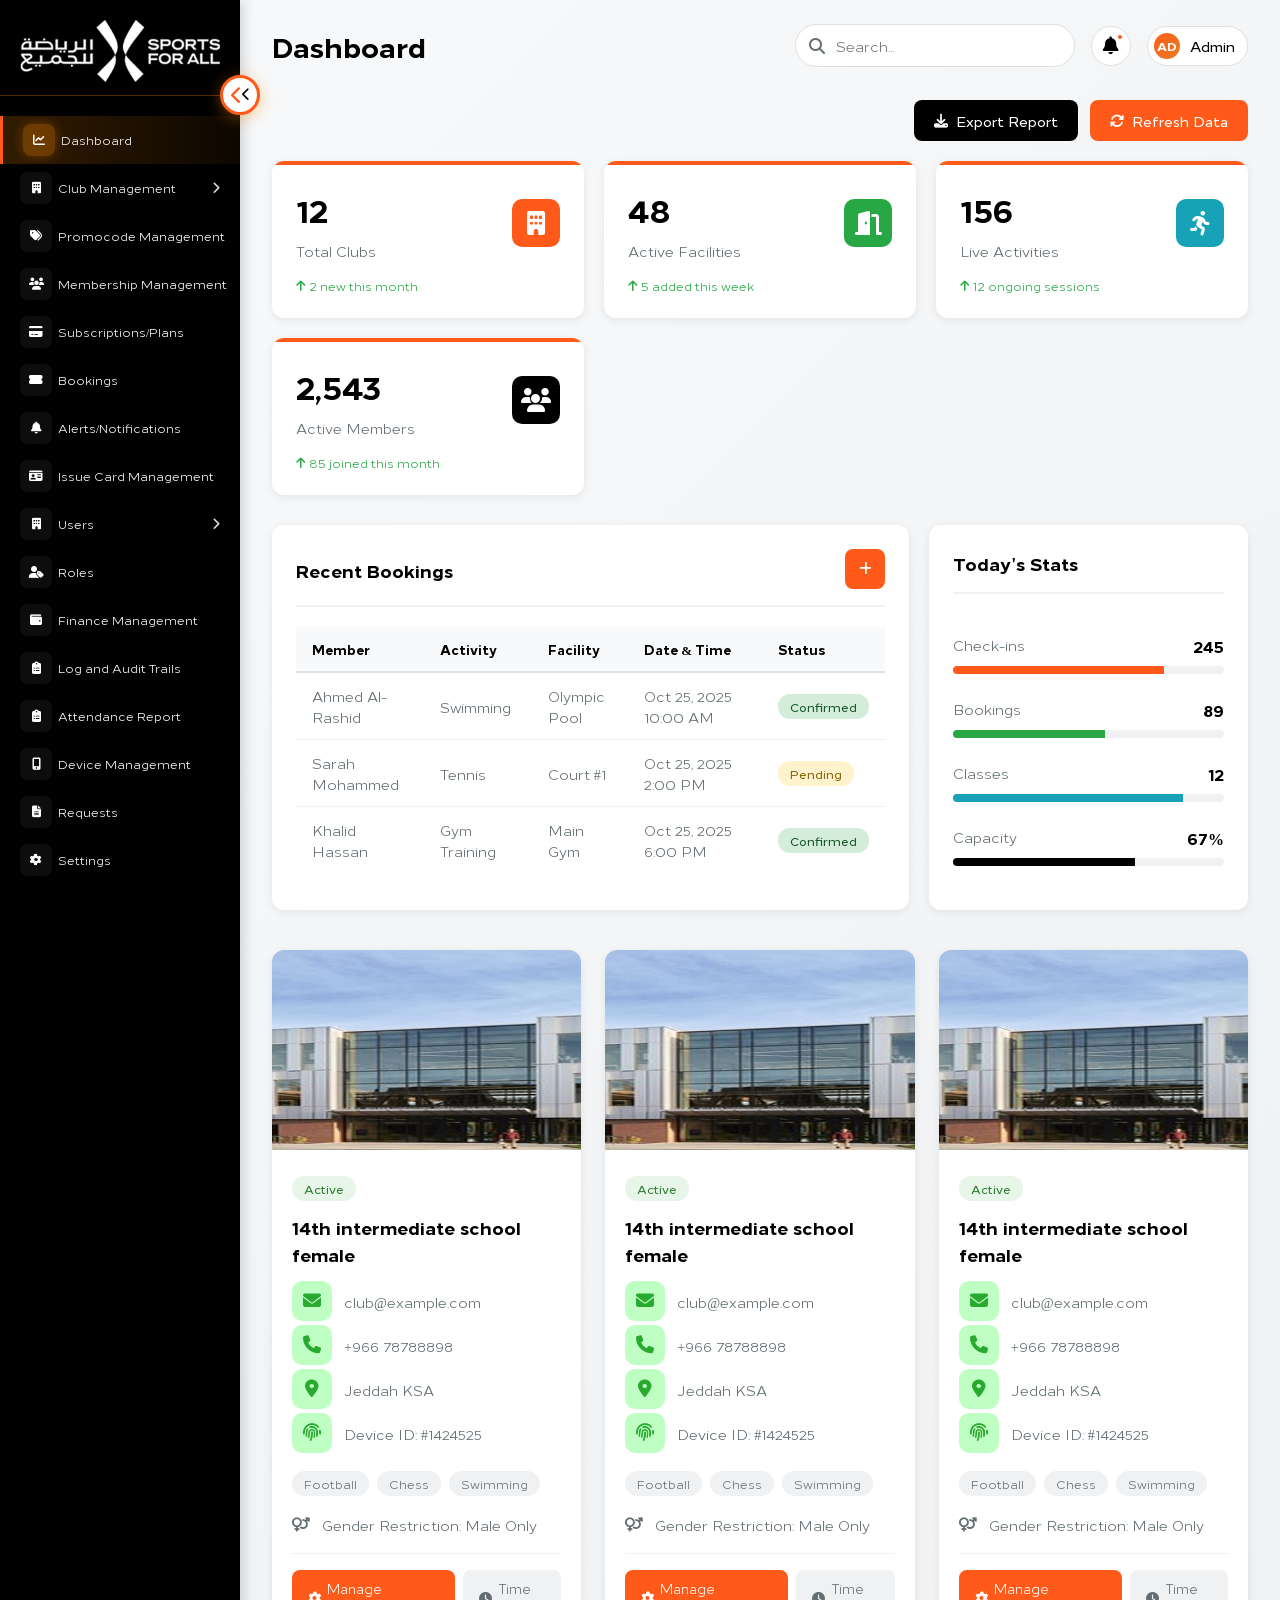
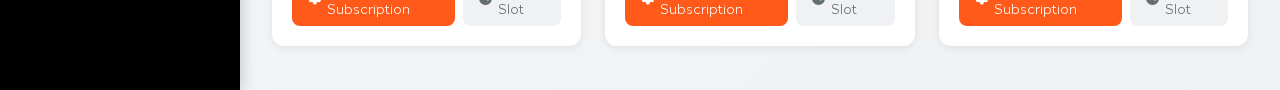
<file: club-management.html>
<!DOCTYPE html>
<html lang="en">
<head>
    <meta charset="UTF-8">
    <meta name="viewport" content="width=device-width, initial-scale=1.0">
    <title>Club Management System</title>
    <link rel="stylesheet" href="https://cdnjs.cloudflare.com/ajax/libs/font-awesome/6.4.0/css/all.min.css">
    <link rel="stylesheet" href="assets/css/club-styles.css">
    <link rel="stylesheet" href="assets/fonts/main_font/stylesheet.css">
    <link rel="stylesheet" href="assets/css/style.css">
    <style>
        :root {
            --black-color: #000;
            --orange-color: #FF5A19;
            --success-color: #28a745;
            --warning-color: #ffc107;
            --danger-color: #dc3545;
            --info-color: #17a2b8;
        }

        * {
            margin: 0;
            padding: 0;
            box-sizing: border-box;
        }

        body {
            font-family: 'Loew Next';
            background: linear-gradient(135deg, #f8f9fa 0%, #f0f1f3 100%);
            color: var(--black-color);
            overflow-x: hidden;
            min-height: 100vh;
        }

        .container {
            display: flex;
            min-height: 100vh;
        }
         .sidebar {
            width: 240px;
            background: var(--black-color);
            color: white;
            padding: 20px 0;
            box-shadow: 4px 0 12px rgba(0, 0, 0, 0.15);
            /* overflow-y: auto;
            overflow-x: visible; */
            flex-shrink: 0;
            transition: all 0.3s ease;
            position: relative;
        }

        .sidebar.collapsed {
            width: 70px;
        }


        .nav-group { display: block; }
        .nav-group .nav-item { position: relative; }
        .nav-group .nav-item .caret { margin-left: auto; transition: transform 0.25s ease; color: rgba(255,255,255,0.9); font-size: 12px; display:flex; align-items:center; }
        .nav-group.open .nav-item .caret { transform: rotate(90deg); }

        .sub-menu {
            max-height: 0;
            overflow: hidden;
            transition: max-height 0.28s ease;
            margin-left: 4px;
        }
        .nav-group.open .sub-menu { max-height: 600px; /* enough for a few items */ }

        .sub-menu a {
            display: flex;
            align-items: center;
            gap: 8px;
            padding: 10px 36px;
            color: white !important;
            text-decoration: none !important;
            font-size: 13px;
            background: transparent;
        }
        .sub-menu a:hover {
            background: rgba(255,140,0,0.08);
        }

        /* hide submenu when sidebar is collapsed */
        .sidebar.collapsed .sub-menu { display: none !important; }


        .logo {
            padding: 0 20px 8px;
            border-bottom: 1px solid rgba(255, 140, 0, 0.3);
            margin-bottom: 20px;
            transition: all 0.3s ease;
            min-height: 75px; 
        }
        
        .logo img{
            width: 100%;
        }

        .collaps_logo{
            display: none;
        }

        .sidebar.collapsed .collaps_logo{
            display: block;
            width: 100%;
            margin: auto;
        }

        .sidebar.collapsed .main_logo{
            display: none;
        }

        .sidebar.collapsed .logo p {
            display: none;
        }

        .menu-toggle {
            position: absolute;
            top: 75px;
            right: -20px;
            width: 40px;
            height: 40px;
            background: white;
            border: 3px solid var(--orange-color);
            border-radius: 50%;
            cursor: pointer;
            z-index: 1001;
            display: flex;
            justify-content: center;
            align-items: center;
            transition: all 0.3s;
            box-shadow: 0 3px 15px rgba(255, 140, 0, 0.4);
        }

        .menu-toggle:hover {
            background: var(--orange-color);
            transform: scale(1.15);
            box-shadow: 0 5px 20px rgba(255, 140, 0, 0.6);
        }

        .menu-toggle::before {
            content: '\f053';
            font-family: 'Font Awesome 6 Free';
            font-weight: 900;
            font-size: 18px;
            color: var(--orange-color);
            transition: all 0.3s;
        }

        .menu-toggle:hover::before {
            color: white;
        }

        .sidebar.collapsed .menu-toggle {
            right: -20px;
        }

        .sidebar.collapsed .menu-toggle::before {
            content: '\f054';
        }

          .nav-item {
            padding: 8px 20px;
            cursor: pointer;
            transition: all 0.3s ease;
            display: flex;
            align-items: center;
            gap: 6px;
            font-size: 12px;
            white-space: nowrap;
            overflow: hidden;
            position: relative;
            color: white !important;
            text-decoration: none !important;
        }

        .nav-item::before {
            content: '';
            position: absolute;
            left: 0;
            top: 0;
            bottom: 0;
            width: 3px;
            background: var(--orange-color);
            transform: scaleY(0);
            transition: transform 0.3s ease;
        }

        .nav-item:hover {
            background: rgba(255, 140, 0, 0.1);
        }

        .nav-item:hover::before {
            transform: scaleY(1);
        }

        .nav-item.active {
            background: linear-gradient(90deg, rgba(255, 140, 0, 0.2) 0%, rgba(255, 140, 0, 0.05) 100%);
            border-left: 3px solid var(--orange-color);
        }

        .nav-item .icon {
            min-width: 32px;
            height: 32px;
            display: flex;
            align-items: center;
            justify-content: center;
            border-radius: 8px;
            background: rgba(255, 255, 255, 0.05);
            transition: all 0.3s ease;
        }

        .nav-item:hover .icon {
            background: rgba(255, 140, 0, 0.2);
            transform: scale(1.1);
        }

        .nav-item.active .icon {
            background: rgba(255, 140, 0, 0.3);
            box-shadow: 0 0 12px rgba(255, 140, 0, 0.3);
        }

        .nav-item .text {
            transition: all 0.3s ease;
        }

        .sidebar.collapsed .nav-item {
            justify-content: center;
            padding: 12px 10px;
        }

        .sidebar.collapsed .nav-item .text {
            display: none;
        }

        .sidebar.collapsed .nav-item.active {
            border-left: none;
            border-right: 3px solid var(--orange-color);
        }

        .main-content {
            flex: 1;
            overflow-y: auto;
            padding: 24px 32px;
            transition: all 0.3s ease;
        }

        @media (max-width: 768px) {
            .main-content {
                padding: 16px;
            }
        }

        .mobile-toggle {
            display: none;
            position: fixed;
            top: 20px;
            left: 20px;
            width: 44px;
            height: 44px;
            background: white;
            border: 1px solid #e0e0e0;
            border-radius: 8px;
            cursor: pointer;
            z-index: 1002;
            flex-direction: column;
            justify-content: center;
            align-items: center;
            gap: 5px;
            transition: all 0.3s;
            box-shadow: 0 2px 8px rgba(0, 0, 0, 0.1);
        }

        .mobile-toggle:hover {
            background: #f8f9fa;
            border-color: var(--orange-color);
        }

        .mobile-toggle span {
            width: 22px;
            height: 2px;
            background: var(--black-color);
            border-radius: 2px;
            transition: all 0.3s;
        }

        .mobile-toggle.active span:nth-child(1) {
            transform: rotate(45deg) translate(5px, 5px);
            background: var(--orange-color);
        }

        .mobile-toggle.active span:nth-child(2) {
            opacity: 0;
        }

        .mobile-toggle.active span:nth-child(3) {
            transform: rotate(-45deg) translate(7px, -7px);
            background: var(--orange-color);
        }

        .sidebar-overlay {
            display: none;
            position: fixed;
            top: 0;
            left: 0;
            width: 100%;
            height: 100%;
            background: rgba(0, 0, 0, 0.5);
            z-index: 998;
            opacity: 0;
            transition: opacity 0.3s;
        }

        .sidebar-overlay.active {
            display: block;
            opacity: 1;
        }

        @media (max-width: 1024px) {
            .mobile-toggle {
                display: flex;
            }

            .menu-toggle {
                display: none;
            }

            .sidebar {
                position: fixed;
                left: -100%;
                top: 0;
                height: 100vh;
                width: 280px;
                z-index: 999;
                transition: left 0.3s ease;
            }

            .sidebar.mobile-active {
                left: 0;
            }

            .sidebar.collapsed {
                width: 280px;
            }

            .container {
                flex-direction: row;
            }
        }


        /* Main Content */
        .main-content {
            flex: 1;
            padding: 24px 32px;
            transition: all 0.3s ease;
            overflow-y: auto;
        }


        .btn {
            padding: 10px 20px;
            border: none;
            border-radius: 8px;
            cursor: pointer;
            font-size: 14px;
            font-weight: 500;
            transition: all 0.3s;
            display: inline-flex;
            align-items: center;
            gap: 8px;
            text-decoration: none;
        }

        .btn-primary {
            background: var(--orange-color);
            color: white;
        }

        .btn-primary:hover {
            background: #e64e15;
            transform: translateY(-2px);
            box-shadow: 0 4px 15px rgba(255, 90, 25, 0.3);
        }

        .btn-secondary {
            background: var(--black-color);
            color: white;
        }

        .btn-secondary:hover {
            background: #333;
            transform: translateY(-2px);
        }

        .btn-success {
            background: var(--success-color);
            color: white;
        }

        .btn-success:hover {
            background: #218838;
            transform: translateY(-2px);
        }

        .btn-icon {
            width: 40px;
            height: 40px;
            padding: 0;
            display: flex;
            justify-content: center;
            align-items: center;
            border-radius: 8px;
        }

        /* Stats Cards */
        .stats-grid {
            display: grid;
            grid-template-columns: repeat(auto-fit, minmax(250px, 1fr));
            gap: 20px;
            margin-bottom: 30px;
        }

        .stat-card {
            background: white;
            border-radius: 12px;
            padding: 24px;
            box-shadow: 0 2px 8px rgba(0, 0, 0, 0.08);
            transition: all 0.3s;
            position: relative;
            overflow: hidden;
        }

        .stat-card::before {
            content: '';
            position: absolute;
            top: 0;
            left: 0;
            right: 0;
            height: 4px;
            background: var(--orange-color);
        }

        .stat-card:hover {
            transform: translateY(-4px);
            box-shadow: 0 8px 20px rgba(0, 0, 0, 0.12);
        }

        .stat-card-header {
            display: flex;
            justify-content: space-between;
            align-items: center;
            margin-bottom: 16px;
        }

        .stat-card-icon {
            width: 48px;
            height: 48px;
            border-radius: 10px;
            display: flex;
            align-items: center;
            justify-content: center;
            font-size: 24px;
            color: white;
        }

        .stat-card-value {
            font-size: 32px;
            font-weight: 600;
            color: var(--black-color);
            margin-bottom: 8px;
        }

        .stat-card-label {
            font-size: 14px;
            color: #636e72;
        }

        .stat-card-change {
            font-size: 12px;
            margin-top: 8px;
            display: flex;
            align-items: center;
            gap: 4px;
        }

        .stat-card-change.positive {
            color: var(--success-color);
        }

        .stat-card-change.negative {
            color: var(--danger-color);
        }

        /* Card */
        .card {
            background: white;
            border-radius: 12px;
            padding: 24px;
            box-shadow: 0 2px 8px rgba(0, 0, 0, 0.08);
            margin-bottom: 20px;
        }

        .card-header {
            display: flex;
            justify-content: space-between;
            align-items: center;
            margin-bottom: 20px;
            padding-bottom: 16px;
            border-bottom: 2px solid #f0f1f3;
        }

        .card-title {
            font-size: 18px;
            font-weight: 600;
            color: var(--black-color);
        }

        /* Table */
        .table-container {
            overflow-x: auto;
        }

        table {
            width: 100%;
            border-collapse: collapse;
        }

        thead {
            background: #f8f9fa;
        }

        th {
            padding: 12px 16px;
            text-align: left;
            font-size: 13px;
            font-weight: 600;
            color: var(--black-color);
            border-bottom: 2px solid #e0e0e0;
        }

        td {
            padding: 12px 16px;
            border-bottom: 1px solid #f0f1f3;
            font-size: 14px;
            color: #636e72;
        }

        tr:hover {
            background: #f8f9fa;
        }

        .badge {
            padding: 4px 12px;
            border-radius: 12px;
            font-size: 12px;
            font-weight: 500;
            display: inline-block;
        }

        .badge-success {
            background: #d4edda;
            color: #155724;
        }

        .badge-warning {
            background: #fff3cd;
            color: #856404;
        }

        .badge-danger {
            background: #f8d7da;
            color: #721c24;
        }

        .badge-info {
            background: #d1ecf1;
            color: #0c5460;
        }

        /* Action Buttons */
        .action-buttons {
            display: flex;
            gap: 8px;
        }

        .action-btn {
            width: 32px;
            height: 32px;
            border: none;
            border-radius: 6px;
            cursor: pointer;
            display: flex;
            align-items: center;
            justify-content: center;
            transition: all 0.3s;
            font-size: 14px;
        }

        .action-btn.edit {
            background: #e3f2fd;
            color: #1976d2;
        }

        .action-btn.edit:hover {
            background: #1976d2;
            color: white;
        }

        .action-btn.delete {
            background: #ffebee;
            color: #c62828;
        }

        .action-btn.delete:hover {
            background: #c62828;
            color: white;
        }

        .action-btn.view {
            background: #f3e5f5;
            color: #7b1fa2;
        }

        .action-btn.view:hover {
            background: #7b1fa2;
            color: white;
        }

        /* Modal */
        .modal {
            display: none;
            position: fixed;
            top: 0;
            left: 0;
            right: 0;
            bottom: 0;
            background: rgba(0, 0, 0, 0.5);
            z-index: 2000;
            align-items: center;
            justify-content: center;
            padding: 20px;
        }

        .modal.active {
            display: flex;
        }

        .modal-content {
            background: white;
            border-radius: 12px;
            max-width: 600px;
            width: 100%;
            max-height: 90vh;
            overflow-y: auto;
            box-shadow: 0 10px 40px rgba(0, 0, 0, 0.2);
        }

        .modal-header {
            padding: 24px;
            border-bottom: 2px solid #f0f1f3;
            display: flex;
            justify-content: space-between;
            align-items: center;
        }

        .modal-header h2 {
            font-size: 20px;
            font-weight: 600;
            color: var(--black-color);
        }

        .modal-close {
            width: 32px;
            height: 32px;
            border: none;
            background: #f0f1f3;
            border-radius: 6px;
            cursor: pointer;
            display: flex;
            align-items: center;
            justify-content: center;
            transition: all 0.3s;
        }

        .modal-close:hover {
            background: var(--danger-color);
            color: white;
        }

        .modal-body {
            padding: 24px;
        }

        .form-group {
            margin-bottom: 20px;
        }

        .form-group label {
            display: block;
            margin-bottom: 8px;
            font-size: 14px;
            font-weight: 500;
            color: var(--black-color);
        }

        .form-control {
            width: 100%;
            padding: 10px 14px;
            border: 2px solid #e0e0e0;
            border-radius: 8px;
            font-size: 14px;
            transition: all 0.3s;
        }

        .form-control:focus {
            outline: none;
            border-color: var(--orange-color);
            box-shadow: 0 0 0 3px rgba(255, 90, 25, 0.1);
        }

        select.form-control {
            cursor: pointer;
        }

        textarea.form-control {
            resize: vertical;
            min-height: 100px;
        }

        .modal-footer {
            padding: 16px 24px;
            border-top: 2px solid #f0f1f3;
            display: flex;
            justify-content: flex-end;
            gap: 12px;
        }

        /* Search and Filter */
        .search-filter-bar {
            display: flex;
            gap: 12px;
            margin-bottom: 20px;
            flex-wrap: wrap;
        }

        .search-box {
            flex: 1;
            min-width: 250px;
            position: relative;
        }

        .search-box input {
            width: 100%;
            padding: 10px 14px 10px 40px;
            border: 2px solid #e0e0e0;
            border-radius: 8px;
            font-size: 14px;
            transition: all 0.3s;
        }

        .search-box input:focus {
            outline: none;
            border-color: var(--orange-color);
            box-shadow: 0 0 0 3px rgba(255, 90, 25, 0.1);
        }

        .search-box i {
            position: absolute;
            left: 14px;
            top: 50%;
            transform: translateY(-50%);
            color: #636e72;
        }

        .filter-select {
            padding: 10px 14px;
            border: 2px solid #e0e0e0;
            border-radius: 8px;
            font-size: 14px;
            cursor: pointer;
            transition: all 0.3s;
            background: white;
        }

        .filter-select:focus {
            outline: none;
            border-color: var(--orange-color);
        }

        /* Tabs */
        .tabs {
            display: flex;
            gap: 8px;
            margin-bottom: 20px;
            border-bottom: 2px solid #e0e0e0;
        }

        .tab {
            padding: 12px 24px;
            border: none;
            background: transparent;
            cursor: pointer;
            font-size: 14px;
            font-weight: 500;
            color: #636e72;
            border-bottom: 3px solid transparent;
            transition: all 0.3s;
        }

        .tab:hover {
            color: var(--orange-color);
        }

        .tab.active {
            color: var(--orange-color);
            border-bottom-color: var(--orange-color);
        }

        .tab-content {
            display: none;
        }

        .tab-content.active {
            display: block;
        }

        .clubs-grid {
        display: grid;
        grid-template-columns: repeat(3, 1fr); /* exactly 3 columns */
        gap: 24px;
        padding: 20px 0;
        }

        
.club-card {
    background: white;
    border-radius: 12px;
    overflow: hidden;
    box-shadow: 0 2px 8px rgba(0,0,0,0.08);
    transition: all 0.3s;
}

.club-card:hover {
    transform: translateY(-4px);
    box-shadow: 0 8px 20px rgba(0,0,0,0.12);
}

.club-image {
    width: 100%;
    height: 200px;
    object-fit: cover;
}

.club-details {
    padding: 20px;
}

.club-status {
    display: inline-block;
    padding: 4px 12px;
    border-radius: 12px;
    font-size: 12px;
    font-weight: 500;
    background: #e8f5e9;
    color: #2e7d32;
}

.club-title {
    font-size: 18px;
    font-weight: 600;
    margin: 12px 0;
    color: var(--black-color);
}

.club-info {
    display: flex;
    flex-direction: column;
    gap: 0px;
    margin-bottom: 16px;
}

.info-item {
    display: flex;
    align-items: center;
    gap: 8px;
    color: #636e72;
    font-size: 14px;
}

.club-activities {
    display: flex;
    gap: 8px;
    margin: 16px 0;
    flex-wrap: wrap;
}

.activity-tag {
    padding: 4px 12px;
    border-radius: 16px;
    font-size: 12px;
    background: #f0f1f3;
    color: #636e72;
}

.club-actions {
    display: flex;
    gap: 8px;
    margin-top: 16px;
    padding-top: 16px;
    border-top: 1px solid #f0f1f3;
}

.action-button {
    padding: 8px 16px;
    border-radius: 8px;
    font-size: 13px;
    cursor: pointer;
    transition: all 0.3s;
    text-decoration: none;
    display: inline-flex;
    align-items: center;
    gap: 6px;
}

.manage-btn {
    background: var(--orange-color);
    color: white;
    border: none;
}

.manage-btn:hover {
    background: #e64e15;
}

.restrict-btn {
    background: #f0f1f3;
    color: #636e72;
    border: none;
}

.restrict-btn:hover {
    background: #e0e0e0;
}

.icon-box {
    width: 40px;
    height: 40px;
    border-radius: 10px;
    display: flex;
    align-items: center;
    justify-content: center;
    background: var(--orange-color);
    color: #29a92f;
    /* margin-right: 12px; */
    transition: all 0.3s ease;
}

.icon-box.green {
    background: #c0ffc3;
}



.icon-box i {
    font-size: 18px;
}

.icon-box:hover {
    transform: scale(1.1);
    box-shadow: 0 4px 12px rgba(0,0,0,0.15);
}

/* Update info-item to use the new icon-box */
.info-item {
    display: flex;
    align-items: center;
    gap: 12px;
    color: #636e72;
    font-size: 14px;
    padding: 2px 0;
}

.info-item span {
    flex: 1;
}

        /* Responsive */
        @media (max-width: 1024px) {
            .mobile-toggle {
                display: flex;
            }

            .sidebar {
                position: fixed;
                left: -240px;
                top: 0;
                bottom: 0;
                z-index: 1000;
            }

            .sidebar.mobile-active {
                left: 0;
            }

            .sidebar-overlay.active {
                display: block;
            }

            .menu-toggle {
                display: none;
            }

            .main-content {
                padding: 80px 20px 20px;
            }

            .stats-grid {
                grid-template-columns: 1fr;
            }
        }

        @media (max-width: 768px) {
            .header {
                flex-direction: column;
                align-items: flex-start;
            }

            .header h1 {
                font-size: 24px;
            }

            .search-filter-bar {
                flex-direction: column;
            }

            .search-box {
                min-width: 100%;
            }
        }

        /* Additional Utility Classes */
        .text-center { text-align: center; }
        .text-right { text-align: right; }
        .mt-20 { margin-top: 20px; }
        .mb-20 { margin-bottom: 20px; }
        .d-flex { display: flex; }
        .justify-between { justify-content: space-between; }
        .align-center { align-items: center; }
        .gap-10 { gap: 10px; }

               .nav-group { display: block; }
        .nav-group .nav-item { position: relative; }
        .nav-group .nav-item .caret { margin-left: auto; transition: transform 0.25s ease; color: rgba(255,255,255,0.9); font-size: 12px; display:flex; align-items:center; }
        .nav-group.open .nav-item .caret { transform: rotate(90deg); }

        .sub-menu {
            max-height: 0;
            overflow: hidden;
            transition: max-height 0.28s ease;
            margin-left: 4px;
        }
        .nav-group.open .sub-menu { max-height: 600px; /* enough for a few items */ }

        .sub-menu a {
            display: flex;
            align-items: center;
            gap: 8px;
            padding: 10px 36px;
            color: white !important;
            text-decoration: none !important;
            font-size: 13px;
            background: transparent;
        }
        .sub-menu a:hover {
            background: rgba(255,140,0,0.08);
        }

        /* hide submenu when sidebar is collapsed */
        .sidebar.collapsed .sub-menu { display: none !important; }

    </style>
</head>
<body>
        <button class="mobile-toggle" id="mobileToggle">
        <span></span>
        <span></span>
        <span></span>
    </button>

    <div class="sidebar-overlay" id="sidebarOverlay"></div>
    <div class="container">
        <!-- Sidebar -->
        <div class="sidebar" id="sidebar">
            <button class="menu-toggle" id="menuToggle">
            <i class="fas fa-chevron-left"></i>
        </button>
            
            <div class="logo">
                <img class="main_logo" src="assets/img/logo.png" alt="">
                <img class="collaps_logo" src="assets/img/logo_fav.png" alt="">
            </div>
            <a href="index.html" class="nav-item active">
                    <span class="icon"><i class="fas fa-chart-line"></i></span>
                    <span class="text">Dashboard</span>
                </a>

                 <div class="nav-group">
                    <a href="#" class="nav-item nav-toggle">
                        <span class="icon"><i class="fas fa-building"></i></span>
                        <span class="text">Club Management</span>
                        <span class="caret"><i class="fas fa-chevron-right"></i></span>
                    </a>
                    <div class="sub-menu">
                       <!-- <a href="#" class="nav-item active" data-page="dashboard">
                        <i class="fas fa-home"></i>
                        <span>Dashboard</span>
                            </a> -->
                     <a href="club_management.html" class="nav-item" data-page="clubs">
                            <i class="fas fa-building"></i>
                            <span>Clubs</span>
                        </a>
            display: flex;
            align-items: center;
            justify-content: center;
            color: white;
            font-weight: 600;
            font-size: 12px;
        }
                        <a href="facilities-page.html" class="nav-item" data-page="facilities">
                            <i class="fas fa-door-open"></i>
                            <span>Facilities</span>
                        </a>
                        <a href="activity_master.html" class="nav-item" data-page="activities">
                            <i class="fas fa-running"></i>
                            <span>Activities</span>
                        </a>
                         <a href="location_master.html" class="nav-item" data-page="locationmaster">
                            <i class="fas fa-map-marker-alt"></i>
                            <span>Location Master</span>
                        </a>
    
                        
                    </div>
                </div>


                <a href="promocode_management.html" class="nav-item">
                <span class="icon"><i class="fas fa-tags"></i></span>
                <span class="text">Promocode Management</span>
                </a>

               
                <a href="membership_management.html" class="nav-item">
                    <span class="icon"><i class="fas fa-users"></i></span>
                    <span class="text">Membership Management</span>
                </a>

                <a href="subscription.html" class="nav-item">
                    <span class="icon"><i class="fas fa-credit-card"></i></span>
                    <span class="text">Subscriptions/Plans</span>
                </a>

                   <a href="subscription.html" class="nav-item">
                    <span class="icon"><i class="fas fa-ticket-alt"></i></span>
                    <span class="text">Bookings</span>
                    </a>

                     <a href="subscription.html" class="nav-item">
                        <span class="icon"><i class="fas fa-bell"></i></span>
                        <span class="text">Alerts/Notifications</span>
                        </a>

                      <a href="subscription.html" class="nav-item">
                        <span class="icon"><i class="fas fa-id-card"></i></span>
                        <span class="text">Issue Card Management</span>
                        </a>

                    <div class="nav-group">
                    <a href="#" class="nav-item nav-toggle">
                        <span class="icon"><i class="fas fa-building"></i></span>
                        <span class="text">Users</span>
                        <span class="caret"><i class="fas fa-chevron-right"></i></span>
                    </a>
                    <div class="sub-menu">
                         <a href="#" class="nav-item" data-page="trainer">
                        <i class="fas fa-user-shield"></i>
                        <span>Administrators</span>
                        </a>


                        <a href="#" class="nav-item" data-page="traner">
                            <i class="fas fa-running"></i>
                            <span>Trainers</span>
                        </a> 

                        <a href="#" class="nav-item" data-page="traner">
                            <i class="fas fa-hands-helping"></i>
                            <span>Volunteer</span>
                        </a> 
                       
                    </div>
                </div>

                    <a href="subscription.html" class="nav-item">
                    <span class="icon"><i class="fas fa-user-tag"></i></span>
                    <span class="text">Roles</span>
                    </a>

                     <a href="subscription.html" class="nav-item">
                    <span class="icon"><i class="fas fa-wallet"></i></span>
                    <span class="text">Finance Management</span>
                    </a>

                          <a href="subscription.html" class="nav-item">
                        <span class="icon"><i class="fas fa-clipboard-list"></i></span>
                        <span class="text">Log and Audit Trails</span>
                        </a>


        

                <a href="attendance-report.html" class="nav-item">
                    <span class="icon"><i class="fas fa-clipboard-list"></i></span>
                    <span class="text">Attendance Report</span>
                </a>


                <a href="device-management.html" class="nav-item">
                    <span class="icon"><i class="fas fa-mobile-alt"></i></span>
                    <span class="text">Device Management</span>
                </a>



                <a href="requests.html" class="nav-item">
                    <span class="icon"><i class="fas fa-file-alt"></i></span>
                    <span class="text">Requests</span>
                </a>

                <a href="settings.html" class="nav-item">
                    <span class="icon"><i class="fas fa-cog"></i></span>
                    <span class="text">Settings</span>
                </a>

        </div>

        <!-- Main Content -->
        <div class="main-content" id="mainContent">
            <!-- Dashboard Page -->
            <div id="dashboard-page" class="page-content">
                <div class="header">
                    <h1>Dashboard</h1>
                    
                      <div class="header-right">
                    <div class="search-container">
                        <i class="fas fa-search search-icon"></i>
                        <input type="text" class="search-input" placeholder="Search...">
                    </div>
                    <button class="icon-button">
                        <i class="fas fa-bell" style="font-size: 18px;"></i>
                        <span class="notification-badge"></span>
                    </button>
                    <div class="profile-section">
                        <div class="profile-pic">AD</div>
                        <span class="profile-name">Admin</span>
                    </div>
                </div>
                </div>

                <div class="header-actions header-actionbet_end">
                        <button class="btn btn-secondary">
                            <i class="fas fa-download"></i>
                            Export Report
                        </button>
                        <button class="btn btn-primary">
                            <i class="fas fa-sync-alt"></i>
                            Refresh Data
                        </button>
                    </div>

                <!-- Stats Cards -->
                <div class="stats-grid">
                    <div class="stat-card">
                        <div class="stat-card-header">
                            <div>
                                <div class="stat-card-value">12</div>
                                <div class="stat-card-label">Total Clubs</div>
                            </div>
                            <div class="stat-card-icon" style="background: var(--orange-color);">
                                <i class="fas fa-building"></i>
                            </div>
                        </div>
                        <div class="stat-card-change positive">
                            <i class="fas fa-arrow-up"></i>
                            <span>2 new this month</span>
                        </div>
                    </div>

                    <div class="stat-card">
                        <div class="stat-card-header">
                            <div>
                                <div class="stat-card-value">48</div>
                                <div class="stat-card-label">Active Facilities</div>
                            </div>
                            <div class="stat-card-icon" style="background: var(--success-color);">
                                <i class="fas fa-door-open"></i>
                            </div>
                        </div>
                        <div class="stat-card-change positive">
                            <i class="fas fa-arrow-up"></i>
                            <span>5 added this week</span>
                        </div>
                    </div>

                    <div class="stat-card">
                        <div class="stat-card-header">
                            <div>
                                <div class="stat-card-value">156</div>
                                <div class="stat-card-label">Live Activities</div>
                            </div>
                            <div class="stat-card-icon" style="background: var(--info-color);">
                                <i class="fas fa-running"></i>
                            </div>
                        </div>
                        <div class="stat-card-change positive">
                            <i class="fas fa-arrow-up"></i>
                            <span>12 ongoing sessions</span>
                        </div>
                    </div>

                    <div class="stat-card">
                        <div class="stat-card-header">
                            <div>
                                <div class="stat-card-value">2,543</div>
                                <div class="stat-card-label">Active Members</div>
                            </div>
                            <div class="stat-card-icon" style="background: var(--black-color);">
                                <i class="fas fa-users"></i>
                            </div>
                        </div>
                        <div class="stat-card-change positive">
                            <i class="fas fa-arrow-up"></i>
                            <span>85 joined this month</span>
                        </div>
                    </div>
                </div>

                <!-- Recent Activities and Quick Stats -->
                <div style="display: grid; grid-template-columns: 2fr 1fr; gap: 20px;">
                    <div class="card">
                        <div class="card-header">
                            <h3 class="card-title">Recent Bookings</h3>
                            <button class="btn btn-primary btn-icon">
                                <i class="fas fa-plus"></i>
                            </button>
                        </div>
                        <div class="table-container">
                            <table>
                                <thead>
                                    <tr>
                                        <th>Member</th>
                                        <th>Activity</th>
                                        <th>Facility</th>
                                        <th>Date & Time</th>
                                        <th>Status</th>
                                    </tr>
                                </thead>
                                <tbody>
                                    <tr>
                                        <td>Ahmed Al-Rashid</td>
                                        <td>Swimming</td>
                                        <td>Olympic Pool</td>
                                        <td>Oct 25, 2025 10:00 AM</td>
                                        <td><span class="badge badge-success">Confirmed</span></td>
                                    </tr>
                                    <tr>
                                        <td>Sarah Mohammed</td>
                                        <td>Tennis</td>
                                        <td>Court #1</td>
                                        <td>Oct 25, 2025 2:00 PM</td>
                                        <td><span class="badge badge-warning">Pending</span></td>
                                    </tr>
                                    <tr>
                                        <td>Khalid Hassan</td>
                                        <td>Gym Training</td>
                                        <td>Main Gym</td>
                                        <td>Oct 25, 2025 6:00 PM</td>
                                        <td><span class="badge badge-success">Confirmed</span></td>
                                    </tr>
                                </tbody>
                            </table>
                        </div>
                    </div>

                    <div class="card">
                        <div class="card-header">
                            <h3 class="card-title">Today's Stats</h3>
                        </div>
                        <div style="padding: 20px 0;">
                            <div style="margin-bottom: 24px;">
                                <div style="display: flex; justify-content: space-between; margin-bottom: 8px;">
                                    <span style="font-size: 14px; color: #636e72;">Check-ins</span>
                                    <span style="font-weight: 600;">245</span>
                                </div>
                                <div style="height: 8px; background: #f0f1f3; border-radius: 4px; overflow: hidden;">
                                    <div style="height: 100%; width: 78%; background: var(--orange-color);"></div>
                                </div>
                            </div>
                            <div style="margin-bottom: 24px;">
                                <div style="display: flex; justify-content: space-between; margin-bottom: 8px;">
                                    <span style="font-size: 14px; color: #636e72;">Bookings</span>
                                    <span style="font-weight: 600;">89</span>
                                </div>
                                <div style="height: 8px; background: #f0f1f3; border-radius: 4px; overflow: hidden;">
                                    <div style="height: 100%; width: 56%; background: var(--success-color);"></div>
                                </div>
                            </div>
                            <div style="margin-bottom: 24px;">
                                <div style="display: flex; justify-content: space-between; margin-bottom: 8px;">
                                    <span style="font-size: 14px; color: #636e72;">Classes</span>
                                    <span style="font-weight: 600;">12</span>
                                </div>
                                <div style="height: 8px; background: #f0f1f3; border-radius: 4px; overflow: hidden;">
                                    <div style="height: 100%; width: 85%; background: var(--info-color);"></div>
                                </div>
                            </div>
                            <div>
                                <div style="display: flex; justify-content: space-between; margin-bottom: 8px;">
                                    <span style="font-size: 14px; color: #636e72;">Capacity</span>
                                    <span style="font-weight: 600;">67%</span>
                                </div>
                                <div style="height: 8px; background: #f0f1f3; border-radius: 4px; overflow: hidden;">
                                    <div style="height: 100%; width: 67%; background: var(--black-color);"></div>
                                </div>
                            </div>
                        </div>
                    </div>
                </div>
                <div class="clubs-grid">
                        <div class="club-card">
                            <img src="assets/img/club.png" alt="Club" class="club-image">
                            <div class="club-details">
                                <span class="club-status">Active</span>
                                <h3 class="club-title">14th intermediate school female</h3>
                                
                            <div class="club-info">
                        <div class="info-item">
                            <div class="icon-box green">
                                <i class="fas fa-envelope"></i>
                            </div>
                            <span>club@example.com</span>
                        </div>
                        <div class="info-item">
                            <div class="icon-box green">
                                <i class="fas fa-phone"></i>
                            </div>
                            <span>+966 78788898</span>
                        </div>
                        <div class="info-item">
                            <div class="icon-box green">
                                <i class="fas fa-map-marker-alt"></i>
                            </div>
                            <span>Jeddah KSA</span>
                        </div>
                        <div class="info-item">
                            <div class="icon-box green">
                                <i class="fas fa-fingerprint"></i>
                            </div>
                            <span>Device ID: #1424525</span>
                        </div>
                            </div>  
                                <div class="club-activities">
                                    <span class="activity-tag">Football</span>
                                    <span class="activity-tag">Chess</span>
                                    <span class="activity-tag">Swimming</span>
                                </div>

                                <div class="info-item">
                                    <i class="fas fa-venus-mars"></i>
                                    <span>Gender Restriction: Male Only</span>
                                </div>

                                <div class="club-actions">
                                    <a href="#" class="action-button manage-btn">
                                        <i class="fas fa-cog"></i>
                                        Manage Subscription
                                    </a>
                                    <a href="#" class="action-button restrict-btn">
                                        <i class="fas fa-clock"></i>
                                        Time Slot
                                    </a>
                                </div>
                            </div>
                        </div>

                        <div class="club-card">
                            <img src="assets/img/club.png" alt="Club" class="club-image">
                            <div class="club-details">
                                <span class="club-status">Active</span>
                                <h3 class="club-title">14th intermediate school female</h3>
                                
                            <div class="club-info">
                        <div class="info-item">
                            <div class="icon-box green">
                                <i class="fas fa-envelope"></i>
                            </div>
                            <span>club@example.com</span>
                        </div>
                        <div class="info-item">
                            <div class="icon-box green">
                                <i class="fas fa-phone"></i>
                            </div>
                            <span>+966 78788898</span>
                        </div>
                        <div class="info-item">
                            <div class="icon-box green">
                                <i class="fas fa-map-marker-alt"></i>
                            </div>
                            <span>Jeddah KSA</span>
                        </div>
                        <div class="info-item">
                            <div class="icon-box green">
                                <i class="fas fa-fingerprint"></i>
                            </div>
                            <span>Device ID: #1424525</span>
                        </div>
                            </div>  
                                <div class="club-activities">
                                    <span class="activity-tag">Football</span>
                                    <span class="activity-tag">Chess</span>
                                    <span class="activity-tag">Swimming</span>
                                </div>

                                <div class="info-item">
                                    <i class="fas fa-venus-mars"></i>
                                    <span>Gender Restriction: Male Only</span>
                                </div>

                                <div class="club-actions">
                                    <a href="#" class="action-button manage-btn">
                                        <i class="fas fa-cog"></i>
                                        Manage Subscription
                                    </a>
                                    <a href="#" class="action-button restrict-btn">
                                        <i class="fas fa-clock"></i>
                                        Time Slot
                                    </a>
                                </div>
                            </div>
                        </div>

                        <div class="club-card">
                            <img src="assets/img/club.png" alt="Club" class="club-image">
                            <div class="club-details">
                                <span class="club-status">Active</span>
                                <h3 class="club-title">14th intermediate school female</h3>
                                
                            <div class="club-info">
                        <div class="info-item">
                            <div class="icon-box green">
                                <i class="fas fa-envelope"></i>
                            </div>
                            <span>club@example.com</span>
                        </div>
                        <div class="info-item">
                            <div class="icon-box green">
                                <i class="fas fa-phone"></i>
                            </div>
                            <span>+966 78788898</span>
                        </div>
                        <div class="info-item">
                            <div class="icon-box green">
                                <i class="fas fa-map-marker-alt"></i>
                            </div>
                            <span>Jeddah KSA</span>
                        </div>
                        <div class="info-item">
                            <div class="icon-box green">
                                <i class="fas fa-fingerprint"></i>
                            </div>
                            <span>Device ID: #1424525</span>
                        </div>
                            </div>  
                                <div class="club-activities">
                                    <span class="activity-tag">Football</span>
                                    <span class="activity-tag">Chess</span>
                                    <span class="activity-tag">Swimming</span>
                                </div>

                                <div class="info-item">
                                    <i class="fas fa-venus-mars"></i>
                                    <span>Gender Restriction: Male Only</span>
                                </div>

                                <div class="club-actions">
                                    <a href="#" class="action-button manage-btn">
                                        <i class="fas fa-cog"></i>
                                        Manage Subscription
                                    </a>
                                    <a href="#" class="action-button restrict-btn">
                                        <i class="fas fa-clock"></i>
                                        Time Slot
                                    </a>
                                </div>
                            </div>
                        </div>
                    </div>


            </div>

            <!-- Clubs Page (Hidden by default) -->
            <div id="clubs-page" class="page-content" style="display: none;">
                <div class="header">
                    <h1>Clubs Management</h1>
                    <div class="header-actions">
                        <button class="btn btn-primary" onclick="openModal('clubModal')">
                            <i class="fas fa-plus"></i>
                            Add New Club
                        </button>
                    </div>
                </div>

                <!-- Search and Filter Bar -->
                <div class="search-filter-bar">
                    <div class="search-box">
                        <i class="fas fa-search"></i>
                        <input type="text" placeholder="Search clubs by name, location...">
                    </div>
                    <select class="filter-select">
                        <option value="">All Status</option>
                        <option value="active">Active</option>
                        <option value="inactive">Inactive</option>
                        <option value="maintenance">Under Maintenance</option>
                    </select>
                    <select class="filter-select">
                        <option value="">All Cities</option>
                        <option value="riyadh">Riyadh</option>
                        <option value="jeddah">Jeddah</option>
                        <option value="dammam">Dammam</option>
                    </select>
                </div>

                <!-- Clubs Table -->
                <div class="card">
                    <div class="card-header">
                        <h3 class="card-title">All Clubs</h3>
                        <span style="color: #636e72; font-size: 14px;">Total: 12 clubs</span>
                    </div>
                    <div class="table-container">
                        <table id="clubsTable">
                            <thead>
                                <tr>
                                    <th>Club Name</th>
                                    <th>Location</th>
                                    <th>Facilities</th>
                                    <th>Members</th>
                                    <th>Status</th>
                                    <th>Manager</th>
                                    <th>Actions</th>
                                </tr>
                            </thead>
                            <tbody>
                                <tr>
                                    <td><strong>Al-Majd Sports Club</strong></td>
                                    <td>Riyadh, Al-Olaya</td>
                                    <td>6 facilities</td>
                                    <td>453 members</td>
                                    <td><span class="badge badge-success">Active</span></td>
                                    <td>Ahmed Al-Rashid</td>
                                    <td>
                                        <div class="action-buttons">
                                            <button class="action-btn view" title="View Details">
                                                <i class="fas fa-eye"></i>
                                            </button>
                                            <button class="action-btn edit" title="Edit">
                                                <i class="fas fa-edit"></i>
                                            </button>
                                            <button class="action-btn delete" title="Delete">
                                                <i class="fas fa-trash"></i>
                                            </button>
                                        </div>
                                    </td>
                                </tr>
                                <tr>
                                    <td><strong>Royal Fitness Center</strong></td>
                                    <td>Jeddah, Corniche</td>
                                    <td>8 facilities</td>
                                    <td>678 members</td>
                                    <td><span class="badge badge-success">Active</span></td>
                                    <td>Fatima Hassan</td>
                                    <td>
                                        <div class="action-buttons">
                                            <button class="action-btn view" title="View Details">
                                                <i class="fas fa-eye"></i>
                                            </button>
                                            <button class="action-btn edit" title="Edit">
                                                <i class="fas fa-edit"></i>
                                            </button>
                                            <button class="action-btn delete" title="Delete">
                                                <i class="fas fa-trash"></i>
                                            </button>
                                        </div>
                                    </td>
                                </tr>
                                <tr>
                                    <td><strong>Champion Sports Complex</strong></td>
                                    <td>Dammam, Al-Faisaliyah</td>
                                    <td>4 facilities</td>
                                    <td>289 members</td>
                                    <td><span class="badge badge-warning">Maintenance</span></td>
                                    <td>Mohammed Saleh</td>
                                    <td>
                                        <div class="action-buttons">
                                            <button class="action-btn view" title="View Details">
                                                <i class="fas fa-eye"></i>
                                            </button>
                                            <button class="action-btn edit" title="Edit">
                                                <i class="fas fa-edit"></i>
                                            </button>
                                            <button class="action-btn delete" title="Delete">
                                                <i class="fas fa-trash"></i>
                                            </button>
                                        </div>
                                    </td>
                                </tr>
                            </tbody>
                        </table>
                    </div>
                </div>
            </div>
        </div>
    </div>

    <!-- Club Modal -->
    <div class="modal" id="clubModal">
        <div class="modal-content">
            <div class="modal-header">
                <h2>Add New Club</h2>
                <button class="modal-close" onclick="closeModal('clubModal')">
                    <i class="fas fa-times"></i>
                </button>
            </div>
            <div class="modal-body">
                <form id="clubForm">
                    <div class="form-group">
                        <label>Club Name *</label>
                        <input type="text" class="form-control" placeholder="Enter club name" required>
                    </div>
                    <div class="form-group">
                        <label>Location *</label>
                        <input type="text" class="form-control" placeholder="Enter address" required>
                    </div>
                    <div class="form-group">
                        <label>City *</label>
                        <select class="form-control" required>
                            <option value="">Select city</option>
                            <option value="riyadh">Riyadh</option>
                            <option value="jeddah">Jeddah</option>
                            <option value="dammam">Dammam</option>
                            <option value="mecca">Mecca</option>
                            <option value="medina">Medina</option>
                        </select>
                    </div>
                    <div class="form-group">
                        <label>Contact Phone *</label>
                        <input type="tel" class="form-control" placeholder="+966 XX XXX XXXX" required>
                    </div>
                    <div class="form-group">
                        <label>Email *</label>
                        <input type="email" class="form-control" placeholder="club@example.com" required>
                    </div>
                    <div class="form-group">
                        <label>Club Manager *</label>
                        <select class="form-control" required>
                            <option value="">Select manager</option>
                            <option value="1">Ahmed Al-Rashid</option>
                            <option value="2">Fatima Hassan</option>
                            <option value="3">Mohammed Saleh</option>
                        </select>
                    </div>
                    <div class="form-group">
                        <label>Opening Hours *</label>
                        <input type="text" class="form-control" placeholder="e.g., 6:00 AM - 11:00 PM" required>
                    </div>
                    <div class="form-group">
                        <label>Status *</label>
                        <select class="form-control" required>
                            <option value="active">Active</option>
                            <option value="inactive">Inactive</option>
                            <option value="maintenance">Under Maintenance</option>
                        </select>
                    </div>
                    <div class="form-group">
                        <label>Description</label>
                        <textarea class="form-control" placeholder="Enter club description"></textarea>
                    </div>
                </form>
            </div>
            <div class="modal-footer">
                <button class="btn btn-secondary" onclick="closeModal('clubModal')">Cancel</button>
                <button class="btn btn-primary" onclick="submitClubForm()">
                    <i class="fas fa-save"></i>
                    Save Club
                </button>
            </div>
        </div>
    </div>

    <script src="assets/js/club-management.js"></script>


  <script>
        const mobileToggle = document.getElementById('mobileToggle');
        const menuToggle = document.getElementById('menuToggle');
        const sidebar = document.getElementById('sidebar');
        const sidebarOverlay = document.getElementById('sidebarOverlay');

        // Desktop toggle - collapse/expand sidebar
        menuToggle.addEventListener('click', function() {
            sidebar.classList.toggle('collapsed');
        });

        // Mobile toggle - show/hide sidebar
        mobileToggle.addEventListener('click', function() {
            mobileToggle.classList.toggle('active');
            sidebar.classList.toggle('mobile-active');
            sidebarOverlay.classList.toggle('active');
        });

        // Close sidebar when clicking overlay
        sidebarOverlay.addEventListener('click', function() {
            mobileToggle.classList.remove('active');
            sidebar.classList.remove('mobile-active');
            sidebarOverlay.classList.remove('active');
        });

        // Close sidebar when clicking nav items on mobile
        const navItems = document.querySelectorAll('.nav-item');
        navItems.forEach(item => {
            item.addEventListener('click', function(e) {
                // if this is the toggle for a nav-group, open/close submenu instead of closing sidebar
                if (item.classList.contains('nav-toggle')) {
                    e.preventDefault();
                    const group = item.parentElement;
                    group.classList.toggle('open');
                    return;
                }

                if (window.innerWidth <= 1024) {
                    mobileToggle.classList.remove('active');
                    sidebar.classList.remove('mobile-active');
                    sidebarOverlay.classList.remove('active');
                }
            });
        });

        // Handle window resize
        window.addEventListener('resize', function() {
            if (window.innerWidth > 1024) {
                sidebar.classList.remove('mobile-active');
                sidebarOverlay.classList.remove('active');
                mobileToggle.classList.remove('active');
            } else {
                sidebar.classList.remove('collapsed');
            }
        });
    </script>
</body>
</html>
</file>
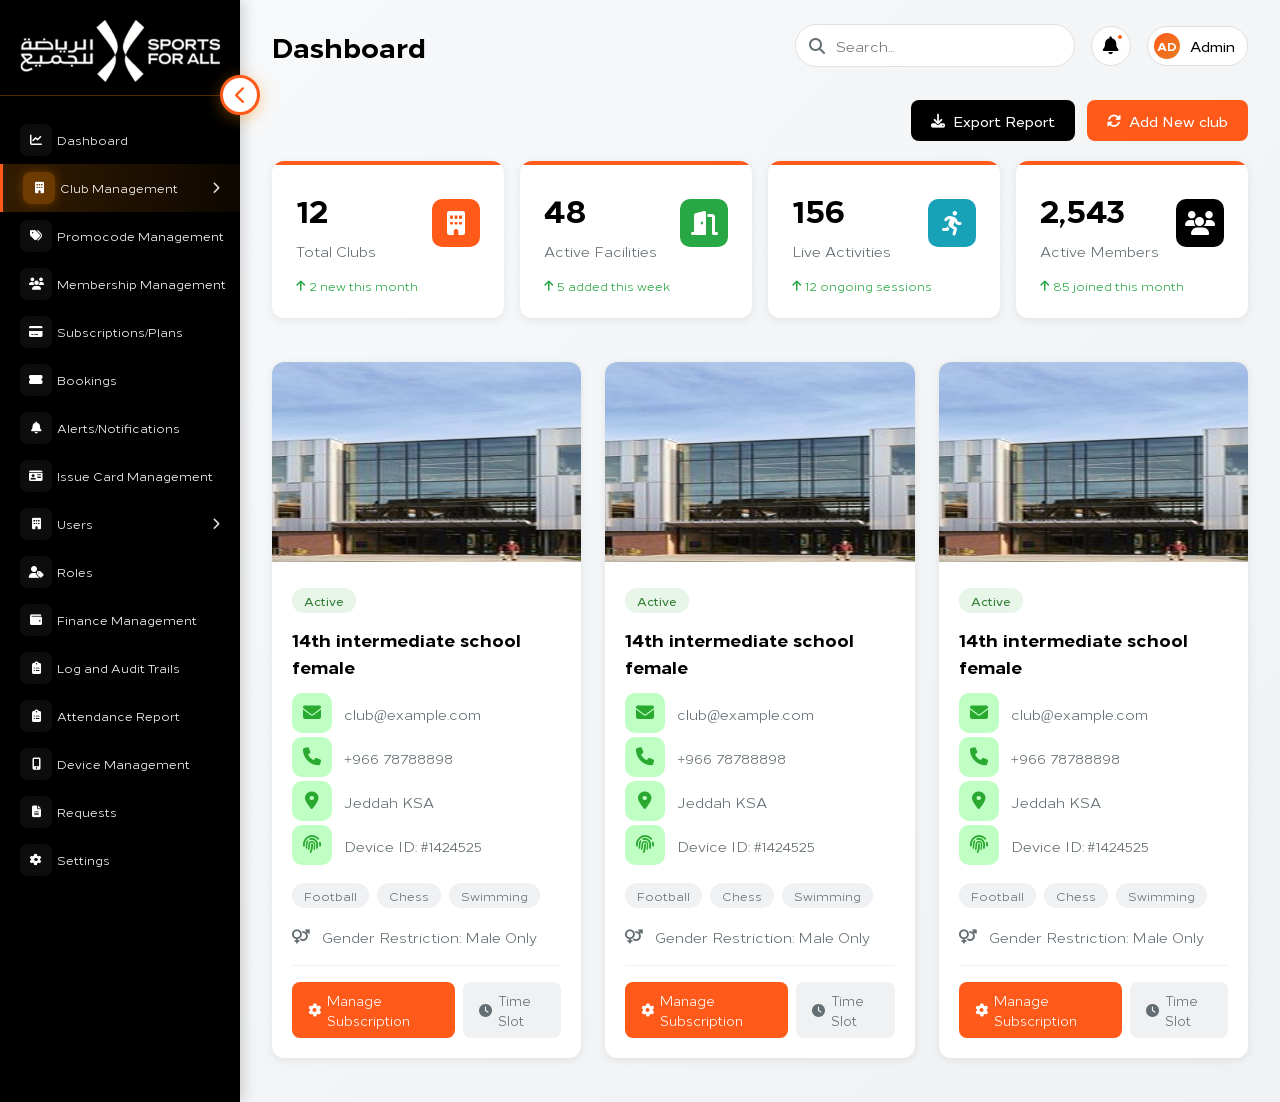
<file: club_management.html>
<!DOCTYPE html>
<html lang="en">
<head>
    <meta charset="UTF-8">
    <meta name="viewport" content="width=device-width, initial-scale=1.0">
    <title>NCSFA Dashboard</title>
    <link rel="stylesheet" href="https://cdnjs.cloudflare.com/ajax/libs/font-awesome/6.4.0/css/all.min.css">
    <link rel="stylesheet" href="assets/fonts/webfont/stylesheet.css">
    <link rel="stylesheet" href="assets/fonts/main_font/stylesheet.css">
    <link rel="stylesheet" href="assets/css/club-styles.css">
    <link rel="stylesheet" href="assets/css/style.css">
    <style>

        :root{
            --black-color:#000;
            --orange-color:#FF5A19;
        }

        * {
            margin: 0;
            padding: 0;
            box-sizing: border-box;
        }

        /* @font-face {
            font-family: 'Untitled2';
            src: url('fonts/saudiriyal.woff2') format('woff2'),
                 url('fonts/saudiriyal.woff') format('woff'),
                 url('fonts/saudiriyal.ttf') format('truetype');
            font-weight: normal;
            font-style: normal;
        } */


        .sar-symbol {
            font-family: 'Untitled2' !important;
            vertical-align: middle;
            margin-right: 0.25em;
            font-size: 22px
        }

        body {
            font-family: 'Loew Next';
            background: linear-gradient(135deg, #f8f9fa 0%, #f0f1f3 100%);
            color: var(--black-color);
            overflow-x: hidden;
            min-height: 100vh;
        }

        .container {
            display: flex;
            min-height: 100vh;
        }

        .sidebar {
            width: 240px;
            background: var(--black-color);
            color: white;
            padding: 20px 0;
            box-shadow: 4px 0 12px rgba(0, 0, 0, 0.15);
            /* overflow-y: auto;
            overflow-x: visible; */
            flex-shrink: 0;
            transition: all 0.3s ease;
            position: relative;
        }

        .sidebar.collapsed {
            width: 70px;
        }


        .nav-group { display: block; }
        .nav-group .nav-item { position: relative; }
        .nav-group .nav-item .caret { margin-left: auto; transition: transform 0.25s ease; color: rgba(255,255,255,0.9); font-size: 12px; display:flex; align-items:center; }
        .nav-group.open .nav-item .caret { transform: rotate(90deg); }

        .sub-menu {
            max-height: 0;
            overflow: hidden;
            transition: max-height 0.28s ease;
            margin-left: 4px;
        }
        .nav-group.open .sub-menu { max-height: 600px; /* enough for a few items */ }

        .sub-menu a {
            display: flex;
            align-items: center;
            gap: 8px;
            padding: 10px 36px;
            color: white !important;
            text-decoration: none !important;
            font-size: 13px;
            background: transparent;
        }
        .sub-menu a:hover {
            background: rgba(255,140,0,0.08);
        }

        /* hide submenu when sidebar is collapsed */
        .sidebar.collapsed .sub-menu { display: none !important; }


        .logo {
            padding: 0 20px 8px;
            border-bottom: 1px solid rgba(255, 140, 0, 0.3);
            margin-bottom: 20px;
            transition: all 0.3s ease;
            min-height: 75px; 
        }
        
        .logo img{
            width: 100%;
        }

        .collaps_logo{
            display: none;
        }

        .header h1 {
            font-size: 28px;
            font-weight: 600;
            color: var(--black-color);
            margin-bottom: 6px;
        }

        .sidebar.collapsed .collaps_logo{
            display: block;
            width: 100%;
            margin: auto;
        }

        .sidebar.collapsed .main_logo{
            display: none;
        }

        .sidebar.collapsed .logo p {
            display: none;
        }

        .menu-toggle {
            position: absolute;
            top: 75px;
            right: -20px;
            width: 40px;
            height: 40px;
            background: white;
            border: 3px solid var(--orange-color);
            border-radius: 50%;
            cursor: pointer;
            z-index: 1001;
            display: flex;
            justify-content: center;
            align-items: center;
            transition: all 0.3s;
            box-shadow: 0 3px 15px rgba(255, 140, 0, 0.4);
        }

        .menu-toggle:hover {
            background: var(--orange-color);
            transform: scale(1.15);
            box-shadow: 0 5px 20px rgba(255, 140, 0, 0.6);
        }

        .menu-toggle::before {
            content: '\f053';
            font-family: 'Font Awesome 6 Free';
            font-weight: 900;
            font-size: 18px;
            color: var(--orange-color);
            transition: all 0.3s;
        }

        .menu-toggle:hover::before {
            color: white;
        }

        .sidebar.collapsed .menu-toggle {
            right: -20px;
        }

        .sidebar.collapsed .menu-toggle::before {
            content: '\f054';
        }

          .nav-item {
            padding: 8px 20px;
            cursor: pointer;
            transition: all 0.3s ease;
            display: flex;
            align-items: center;
            gap: 5px;
            font-size: 12px;
            white-space: nowrap;
            overflow: hidden;
            position: relative;
            color: white !important;
            text-decoration: none !important;
        }

        .nav-item::before {
            content: '';
            position: absolute;
            left: 0;
            top: 0;
            bottom: 0;
            width: 3px;
            background: var(--orange-color);
            transform: scaleY(0);
            transition: transform 0.3s ease;
        }

        .nav-item:hover {
            background: rgba(255, 140, 0, 0.1);
        }

        .nav-item:hover::before {
            transform: scaleY(1);
        }

        .nav-item.active {
            background: linear-gradient(90deg, rgba(255, 140, 0, 0.2) 0%, rgba(255, 140, 0, 0.05) 100%);
            border-left: 3px solid var(--orange-color);
        }

        .nav-item .icon {
            min-width: 32px;
            height: 32px;
            display: flex;
            align-items: center;
            justify-content: center;
            border-radius: 8px;
            background: rgba(255, 255, 255, 0.05);
            transition: all 0.3s ease;
        }

        .nav-item:hover .icon {
            background: rgba(255, 140, 0, 0.2);
            transform: scale(1.1);
        }

        .nav-item.active .icon {
            background: rgba(255, 140, 0, 0.3);
            box-shadow: 0 0 12px rgba(255, 140, 0, 0.3);
        }

        .nav-item .text {
            transition: all 0.3s ease;
        }

        .sidebar.collapsed .nav-item {
            justify-content: center;
            padding: 8px 10px;
        }

        .sidebar.collapsed .nav-item .text {
            display: none;
        }

        .sidebar.collapsed .nav-item.active {
            border-left: none;
            border-right: 3px solid var(--orange-color);
        }

        .main-content {
            flex: 1;
            overflow-y: auto;
            padding: 24px 32px;
            transition: all 0.3s ease;
        }

        @media (max-width: 768px) {
            .main-content {
                padding: 16px;
            }
        }

        .mobile-toggle {
            display: none;
            position: fixed;
            top: 20px;
            left: 20px;
            width: 44px;
            height: 44px;
            background: white;
            border: 1px solid #e0e0e0;
            border-radius: 8px;
            cursor: pointer;
            z-index: 1002;
            flex-direction: column;
            justify-content: center;
            align-items: center;
            gap: 5px;
            transition: all 0.3s;
            box-shadow: 0 2px 8px rgba(0, 0, 0, 0.1);
        }

        .mobile-toggle:hover {
            background: #f8f9fa;
            border-color: var(--orange-color);
        }

        .mobile-toggle span {
            width: 22px;
            height: 2px;
            background: var(--black-color);
            border-radius: 2px;
            transition: all 0.3s;
        }

        .mobile-toggle.active span:nth-child(1) {
            transform: rotate(45deg) translate(5px, 5px);
            background: var(--orange-color);
        }

        .mobile-toggle.active span:nth-child(2) {
            opacity: 0;
        }

        .mobile-toggle.active span:nth-child(3) {
            transform: rotate(-45deg) translate(7px, -7px);
            background: var(--orange-color);
        }

        .sidebar-overlay {
            display: none;
            position: fixed;
            top: 0;
            left: 0;
            width: 100%;
            height: 100%;
            background: rgba(0, 0, 0, 0.5);
            z-index: 998;
            opacity: 0;
            transition: opacity 0.3s;
        }

        .sidebar-overlay.active {
            display: block;
            opacity: 1;
        }

        @media (max-width: 1024px) {
            .mobile-toggle {
                display: flex;
            }

            .menu-toggle {
                display: none;
            }

            .sidebar {
                position: fixed;
                left: -100%;
                top: 0;
                height: 100vh;
                width: 280px;
                z-index: 999;
                transition: left 0.3s ease;
            }

            .sidebar.mobile-active {
                left: 0;
            }

            .sidebar.collapsed {
                width: 280px;
            }

            .container {
                flex-direction: row;
            }
        }

        
       

        .stats-grid {
            display: grid;
            grid-template-columns: repeat(auto-fit, minmax(220px, 1fr));
            gap: 16px;
            margin-bottom: 24px;
        }

        @media (max-width: 768px) {
            .stats-grid {
                grid-template-columns: 1fr;
                gap: 12px;
            }
        }

        /* .stat-card {
            background: white;
            border-radius: 8px;
            padding: 20px;
            box-shadow: 0 2px 8px rgb(0 0 0 / 1%);
            border-left: 4px solid;
            transition: transform 0.2s, box-shadow 0.2s;
        }

        .stat-card:hover {
            transform: translateY(-2px);
            box-shadow: 0 4px 16px rgba(0, 0, 0, 0.12);
        }

        .stat-card.orange { border-left-color: var(--orange-color); }
        .stat-card.black { border-left-color: var(--black-color); }
        .stat-card.dark-orange { border-left-color: #e67e22; }
        .stat-card.gray { border-left-color: #636e72; }

        .stat-header {
            display: flex;
            justify-content: space-between;
            align-items: center;
            margin-bottom: 12px;
        } */

        .stat-title {
            font-size: 13px;
            color: #636e72;
            font-weight: 500;
        }

        .stat-value {
            font-size: 32px;
            font-weight: 600;
            color: var(--black-color);
            margin-bottom: 8px;
        }

        .stat-change {
            font-size: 12px;
            color: var(--orange-color);
            display: flex;
            align-items: center;
            gap: 4px;
        }

        .gender-breakdown {
            display: flex;
            justify-content: space-around;
            margin-top: 12px;
        }

        .gender-item {
            text-align: center;
        }

        .gender-label {
            font-size: 11px;
            color: #636e72;
            margin-bottom: 4px;
        }

        .gender-value {
            font-size: 24px;
            font-weight: 600;
            color: var(--black-color);
        }

        .content-grid {
            display: grid;
            grid-template-columns: 2fr 1fr;
            gap: 20px;
            margin-bottom: 20px;
        }

        @media (max-width: 1200px) {
            .content-grid {
                grid-template-columns: 1fr;
            }
        }

        .card {
            background: white;
            border-radius: 8px;
            padding: 24px;
            box-shadow: 0 2px 8px rgb(0 0 0 / 1%);
        }

        @media (max-width: 768px) {
            .card {
                padding: 16px;
            }
        }

        .card-header {
            display: flex;
            justify-content: space-between;
            align-items: center;
            margin-bottom: 20px;
        }

        .card-title {
            font-size: 16px;
            font-weight: 600;
            color: var(--black-color);
        }

        .filter-btn {
            background: #f8f9fa;
            border: 1px solid #e0e0e0;
            padding: 6px 14px;
            border-radius: 4px;
            font-size: 13px;
            cursor: pointer;
            transition: all 0.2s;
            color: var(--black-color);
        }

        .filter-btn:hover {
            background: var(--orange-color);
            color: white;
            border-color: var(--orange-color);
        }

        .bottom-grid {
            display: grid;
            grid-template-columns: repeat(2, 1fr);
            gap: 20px;
            margin-bottom: 20px;
        }

        @media (max-width: 1024px) {
            .bottom-grid {
                grid-template-columns: 1fr;
            }
        }

        .age-chart {
            height: 200px;
            display: flex;
            align-items: flex-end;
            gap: 20px;
            margin-top: 20px;
            padding: 0 10px;
            overflow-x: auto;
        }

        .age-bar-group {
            flex: 1;
            display: flex;
            flex-direction: column;
            align-items: center;
            min-width: 40px;
        }

        .age-bars {
            display: flex;
            gap: 4px;
            align-items: flex-end;
            height: 160px;
            width: 100%;
            justify-content: center;
        }

        .age-bar {
            width: 12px;
            border-radius: 4px 4px 0 0;
            transition: all 0.3s;
        }

        .age-bar:hover {
            opacity: 0.8;
        }

        .age-bar.male { background: var(--black-color); }
        .age-bar.female { background: var(--orange-color); }
        .age-bar.other { background: #b2bec3; }

        .age-label {
            font-size: 12px;
            color: #636e72;
            margin-top: 8px;
        }

        .age-legend {
            display: flex;
            gap: 20px;
            justify-content: center;
            margin-top: 16px;
            font-size: 12px;
            flex-wrap: wrap;
        }

        .age-legend-item {
            display: flex;
            align-items: center;
            gap: 6px;
        }

        .legend-dot {
            width: 12px;
            height: 12px;
            border-radius: 50%;
        }

        .subscription-list {
            margin-top: 16px;
            max-height: 300px;
            overflow-y: auto;
        }

        .subscription-item {
            display: flex;
            align-items: center;
            gap: 12px;
            padding: 10px 0;
            border-bottom: 1px solid #e0e0e0;
        }

        .subscription-item:last-child {
            border-bottom: none;
        }

        .subscription-color {
            width: 8px;
            height: 8px;
            border-radius: 50%;
            flex-shrink: 0;
        }

        .subscription-name {
            flex: 1;
            font-size: 13px;
            color: var(--black-color);
            min-width: 0;
        }

        .subscription-value {
            font-size: 13px;
            font-weight: 600;
            color: var(--black-color);
            flex-shrink: 0;
        }

             @media (max-width: 992px) {
                .age-bar{
                    width: 5px;
                }
                .age-chart{
                    gap: 5px;
                }
             }
    </style>
</head>
<body>
    <button class="mobile-toggle" id="mobileToggle">
        <span></span>
        <span></span>
        <span></span>
    </button>

    <div class="sidebar-overlay" id="sidebarOverlay"></div>

    <div class="container">
        <div class="sidebar" id="sidebar">
            <button class="menu-toggle" id="menuToggle"></button>
            
            <div class="logo">
                <img class="main_logo" src="assets/img/logo.png" alt="">
                <img class="collaps_logo" src="assets/img/logo_fav.png" alt="">
            </div>
            <a href="index.html" class="nav-item">
                    <span class="icon"><i class="fas fa-chart-line"></i></span>
                    <span class="text">Dashboard</span>
                </a>

                 <div class="nav-group">
                    <a href="#" class="nav-item nav-toggle active">
                        <span class="icon"><i class="fas fa-building"></i></span>
                        <span class="text">Club Management</span>
                        <span class="caret"><i class="fas fa-chevron-right"></i></span>
                    </a>
                    <div class="sub-menu">
                       <!-- <a href="#" class="nav-item active" data-page="dashboard">
                        <i class="fas fa-home"></i>
                        <span>Dashboard</span>
                            </a> -->
                        <a href="#" class="nav-item active" data-page="clubs">
                            <i class="fas fa-building"></i>
                            <span>Clubs</span>
                        </a>
                        <a href="facilities-page.html" class="nav-item" data-page="facilities">
                            <i class="fas fa-door-open"></i>
                            <span>Facilities</span>
                        </a>
                        <a href="activity_master.html" class="nav-item" data-page="activities">
                            <i class="fas fa-running"></i>
                            <span>Activities</span>
                        </a>
                         <a href="location_master.html" class="nav-item" data-page="locationmaster">
                            <i class="fas fa-map-marker-alt"></i>
                            <span>Location Master</span>
                        </a>
    
                        
                    </div>
                </div>


                <a href="promocode_management.html" class="nav-item">
                <span class="icon"><i class="fas fa-tags"></i></span>
                <span class="text">Promocode Management</span>
                </a>

               
                <a href="membership_management.html" class="nav-item">
                    <span class="icon"><i class="fas fa-users"></i></span>
                    <span class="text">Membership Management</span>
                </a>

                <a href="subscription.html" class="nav-item">
                    <span class="icon"><i class="fas fa-credit-card"></i></span>
                    <span class="text">Subscriptions/Plans</span>
                </a>

                   <a href="subscription.html" class="nav-item">
                    <span class="icon"><i class="fas fa-ticket-alt"></i></span>
                    <span class="text">Bookings</span>
                    </a>

                     <a href="subscription.html" class="nav-item">
                        <span class="icon"><i class="fas fa-bell"></i></span>
                        <span class="text">Alerts/Notifications</span>
                        </a>

                      <a href="subscription.html" class="nav-item">
                        <span class="icon"><i class="fas fa-id-card"></i></span>
                        <span class="text">Issue Card Management</span>
                        </a>

                    <div class="nav-group">
                    <a href="#" class="nav-item nav-toggle">
                        <span class="icon"><i class="fas fa-building"></i></span>
                        <span class="text">Users</span>
                        <span class="caret"><i class="fas fa-chevron-right"></i></span>
                    </a>
                    <div class="sub-menu">
                         <a href="#" class="nav-item" data-page="trainer">
                        <i class="fas fa-user-shield"></i>
                        <span>Administrators</span>
                        </a>


                        <a href="#" class="nav-item" data-page="traner">
                            <i class="fas fa-running"></i>
                            <span>Trainers</span>
                        </a> 

                        <a href="#" class="nav-item" data-page="traner">
                            <i class="fas fa-hands-helping"></i>
                            <span>Volunteer</span>
                        </a> 
                       
                    </div>
                </div>

                    <a href="subscription.html" class="nav-item">
                    <span class="icon"><i class="fas fa-user-tag"></i></span>
                    <span class="text">Roles</span>
                    </a>

                     <a href="subscription.html" class="nav-item">
                    <span class="icon"><i class="fas fa-wallet"></i></span>
                    <span class="text">Finance Management</span>
                    </a>

                          <a href="subscription.html" class="nav-item">
                        <span class="icon"><i class="fas fa-clipboard-list"></i></span>
                        <span class="text">Log and Audit Trails</span>
                        </a>


        

                <a href="attendance-report.html" class="nav-item">
                    <span class="icon"><i class="fas fa-clipboard-list"></i></span>
                    <span class="text">Attendance Report</span>
                </a>


                <a href="device-management.html" class="nav-item">
                    <span class="icon"><i class="fas fa-mobile-alt"></i></span>
                    <span class="text">Device Management</span>
                </a>



                <a href="requests.html" class="nav-item">
                    <span class="icon"><i class="fas fa-file-alt"></i></span>
                    <span class="text">Requests</span>
                </a>

                <a href="settings.html" class="nav-item">
                    <span class="icon"><i class="fas fa-cog"></i></span>
                    <span class="text">Settings</span>
                </a>

        </div>

           <div class="main-content" id="mainContent">
            <!-- Dashboard Page -->
            <div id="dashboard-page" class="page-content">
                <div class="header">
                    <h1>Dashboard</h1>
                    
                      <div class="header-right">
                    <div class="search-container">
                        <i class="fas fa-search search-icon"></i>
                        <input type="text" class="search-input" placeholder="Search...">
                    </div>
                    <button class="icon-button">
                        <i class="fas fa-bell" style="font-size: 18px;"></i>
                        <span class="notification-badge"></span>
                    </button>
                    <div class="profile-section">
                        <div class="profile-pic">AD</div>
                        <span class="profile-name">Admin</span>
                    </div>
                </div>
                </div>

                <div class="header-actions header-actionbet_end">
                        <button class="btn btn-secondary">
                            <i class="fas fa-download"></i>
                            Export Report
                        </button>
                        <button class="btn btn-primary">
                            <i class="fas fa-sync-alt"></i>
                            Add New club
                        </button>
                    </div>

                <!-- Stats Cards -->
                <div class="stats-grid">
                    <div class="stat-card">
                        <div class="stat-card-header">
                            <div>
                                <div class="stat-card-value">12</div>
                                <div class="stat-card-label">Total Clubs</div>
                            </div>
                            <div class="stat-card-icon" style="background: var(--orange-color);">
                                <i class="fas fa-building"></i>
                            </div>
                        </div>
                        <div class="stat-card-change positive">
                            <i class="fas fa-arrow-up"></i>
                            <span>2 new this month</span>
                        </div>
                    </div>

                    <div class="stat-card">
                        <div class="stat-card-header">
                            <div>
                                <div class="stat-card-value">48</div>
                                <div class="stat-card-label">Active Facilities</div>
                            </div>
                            <div class="stat-card-icon" style="background: var(--success-color);">
                                <i class="fas fa-door-open"></i>
                            </div>
                        </div>
                        <div class="stat-card-change positive">
                            <i class="fas fa-arrow-up"></i>
                            <span>5 added this week</span>
                        </div>
                    </div>

                    <div class="stat-card">
                        <div class="stat-card-header">
                            <div>
                                <div class="stat-card-value">156</div>
                                <div class="stat-card-label">Live Activities</div>
                            </div>
                            <div class="stat-card-icon" style="background: var(--info-color);">
                                <i class="fas fa-running"></i>
                            </div>
                        </div>
                        <div class="stat-card-change positive">
                            <i class="fas fa-arrow-up"></i>
                            <span>12 ongoing sessions</span>
                        </div>
                    </div>

                    <div class="stat-card">
                        <div class="stat-card-header">
                            <div>
                                <div class="stat-card-value">2,543</div>
                                <div class="stat-card-label">Active Members</div>
                            </div>
                            <div class="stat-card-icon" style="background: var(--black-color);">
                                <i class="fas fa-users"></i>
                            </div>
                        </div>
                        <div class="stat-card-change positive">
                            <i class="fas fa-arrow-up"></i>
                            <span>85 joined this month</span>
                        </div>
                    </div>
                </div>

                <!-- Recent Activities and Quick Stats -->
                <!-- <div style="display: grid; grid-template-columns: 2fr 1fr; gap: 20px;">
                    <div class="card">
                        <div class="card-header">
                            <h3 class="card-title">Recent Bookings</h3>
                            <button class="btn btn-primary btn-icon">
                                <i class="fas fa-plus"></i>
                            </button>
                        </div>
                        <div class="table-container">
                            <table>
                                <thead>
                                    <tr>
                                        <th>Member</th>
                                        <th>Activity</th>
                                        <th>Facility</th>
                                        <th>Date & Time</th>
                                        <th>Status</th>
                                    </tr>
                                </thead>
                                <tbody>
                                    <tr>
                                        <td>Ahmed Al-Rashid</td>
                                        <td>Swimming</td>
                                        <td>Olympic Pool</td>
                                        <td>Oct 25, 2025 10:00 AM</td>
                                        <td><span class="badge badge-success">Confirmed</span></td>
                                    </tr>
                                    <tr>
                                        <td>Sarah Mohammed</td>
                                        <td>Tennis</td>
                                        <td>Court #1</td>
                                        <td>Oct 25, 2025 2:00 PM</td>
                                        <td><span class="badge badge-warning">Pending</span></td>
                                    </tr>
                                    <tr>
                                        <td>Khalid Hassan</td>
                                        <td>Gym Training</td>
                                        <td>Main Gym</td>
                                        <td>Oct 25, 2025 6:00 PM</td>
                                        <td><span class="badge badge-success">Confirmed</span></td>
                                    </tr>
                                </tbody>
                            </table>
                        </div>
                    </div>

                    <div class="card">
                        <div class="card-header">
                            <h3 class="card-title">Today's Stats</h3>
                        </div>
                        <div style="padding: 20px 0;">
                            <div style="margin-bottom: 24px;">
                                <div style="display: flex; justify-content: space-between; margin-bottom: 8px;">
                                    <span style="font-size: 14px; color: #636e72;">Check-ins</span>
                                    <span style="font-weight: 600;">245</span>
                                </div>
                                <div style="height: 8px; background: #f0f1f3; border-radius: 4px; overflow: hidden;">
                                    <div style="height: 100%; width: 78%; background: var(--orange-color);"></div>
                                </div>
                            </div>
                            <div style="margin-bottom: 24px;">
                                <div style="display: flex; justify-content: space-between; margin-bottom: 8px;">
                                    <span style="font-size: 14px; color: #636e72;">Bookings</span>
                                    <span style="font-weight: 600;">89</span>
                                </div>
                                <div style="height: 8px; background: #f0f1f3; border-radius: 4px; overflow: hidden;">
                                    <div style="height: 100%; width: 56%; background: var(--success-color);"></div>
                                </div>
                            </div>
                            <div style="margin-bottom: 24px;">
                                <div style="display: flex; justify-content: space-between; margin-bottom: 8px;">
                                    <span style="font-size: 14px; color: #636e72;">Classes</span>
                                    <span style="font-weight: 600;">12</span>
                                </div>
                                <div style="height: 8px; background: #f0f1f3; border-radius: 4px; overflow: hidden;">
                                    <div style="height: 100%; width: 85%; background: var(--info-color);"></div>
                                </div>
                            </div>
                            <div>
                                <div style="display: flex; justify-content: space-between; margin-bottom: 8px;">
                                    <span style="font-size: 14px; color: #636e72;">Capacity</span>
                                    <span style="font-weight: 600;">67%</span>
                                </div>
                                <div style="height: 8px; background: #f0f1f3; border-radius: 4px; overflow: hidden;">
                                    <div style="height: 100%; width: 67%; background: var(--black-color);"></div>
                                </div>
                            </div>
                        </div>
                    </div>
                </div> -->
                <div class="clubs-grid">
                        <div class="club-card">
                            <img src="assets/img/club.png" alt="Club" class="club-image">
                            <div class="club-details">
                                <span class="club-status">Active</span>
                                <h3 class="club-title">14th intermediate school female</h3>
                                
                            <div class="club-info">
                        <div class="info-item">
                            <div class="icon-box green">
                                <i class="fas fa-envelope"></i>
                            </div>
                            <span>club@example.com</span>
                        </div>
                        <div class="info-item">
                            <div class="icon-box green">
                                <i class="fas fa-phone"></i>
                            </div>
                            <span>+966 78788898</span>
                        </div>
                        <div class="info-item">
                            <div class="icon-box green">
                                <i class="fas fa-map-marker-alt"></i>
                            </div>
                            <span>Jeddah KSA</span>
                        </div>
                        <div class="info-item">
                            <div class="icon-box green">
                                <i class="fas fa-fingerprint"></i>
                            </div>
                            <span>Device ID: #1424525</span>
                        </div>
                            </div>  
                                <div class="club-activities">
                                    <span class="activity-tag">Football</span>
                                    <span class="activity-tag">Chess</span>
                                    <span class="activity-tag">Swimming</span>
                                </div>

                                <div class="info-item">
                                    <i class="fas fa-venus-mars"></i>
                                    <span>Gender Restriction: Male Only</span>
                                </div>

                                <div class="club-actions">
                                    <a href="#" class="action-button manage-btn">
                                        <i class="fas fa-cog"></i>
                                        Manage Subscription
                                    </a>
                                    <a href="#" class="action-button restrict-btn">
                                        <i class="fas fa-clock"></i>
                                        Time Slot
                                    </a>
                                </div>
                            </div>
                        </div>

                        <div class="club-card">
                            <img src="assets/img/club.png" alt="Club" class="club-image">
                            <div class="club-details">
                                <span class="club-status">Active</span>
                                <h3 class="club-title">14th intermediate school female</h3>
                                
                            <div class="club-info">
                        <div class="info-item">
                            <div class="icon-box green">
                                <i class="fas fa-envelope"></i>
                            </div>
                            <span>club@example.com</span>
                        </div>
                        <div class="info-item">
                            <div class="icon-box green">
                                <i class="fas fa-phone"></i>
                            </div>
                            <span>+966 78788898</span>
                        </div>
                        <div class="info-item">
                            <div class="icon-box green">
                                <i class="fas fa-map-marker-alt"></i>
                            </div>
                            <span>Jeddah KSA</span>
                        </div>
                        <div class="info-item">
                            <div class="icon-box green">
                                <i class="fas fa-fingerprint"></i>
                            </div>
                            <span>Device ID: #1424525</span>
                        </div>
                            </div>  
                                <div class="club-activities">
                                    <span class="activity-tag">Football</span>
                                    <span class="activity-tag">Chess</span>
                                    <span class="activity-tag">Swimming</span>
                                </div>

                                <div class="info-item">
                                    <i class="fas fa-venus-mars"></i>
                                    <span>Gender Restriction: Male Only</span>
                                </div>

                                <div class="club-actions">
                                    <a href="#" class="action-button manage-btn">
                                        <i class="fas fa-cog"></i>
                                        Manage Subscription
                                    </a>
                                    <a href="#" class="action-button restrict-btn">
                                        <i class="fas fa-clock"></i>
                                        Time Slot
                                    </a>
                                </div>
                            </div>
                        </div>

                        <div class="club-card">
                            <img src="assets/img/club.png" alt="Club" class="club-image">
                            <div class="club-details">
                                <span class="club-status">Active</span>
                                <h3 class="club-title">14th intermediate school female</h3>
                                
                            <div class="club-info">
                        <div class="info-item">
                            <div class="icon-box green">
                                <i class="fas fa-envelope"></i>
                            </div>
                            <span>club@example.com</span>
                        </div>
                        <div class="info-item">
                            <div class="icon-box green">
                                <i class="fas fa-phone"></i>
                            </div>
                            <span>+966 78788898</span>
                        </div>
                        <div class="info-item">
                            <div class="icon-box green">
                                <i class="fas fa-map-marker-alt"></i>
                            </div>
                            <span>Jeddah KSA</span>
                        </div>
                        <div class="info-item">
                            <div class="icon-box green">
                                <i class="fas fa-fingerprint"></i>
                            </div>
                            <span>Device ID: #1424525</span>
                        </div>
                            </div>  
                                <div class="club-activities">
                                    <span class="activity-tag">Football</span>
                                    <span class="activity-tag">Chess</span>
                                    <span class="activity-tag">Swimming</span>
                                </div>

                                <div class="info-item">
                                    <i class="fas fa-venus-mars"></i>
                                    <span>Gender Restriction: Male Only</span>
                                </div>

                                <div class="club-actions">
                                    <a href="#" class="action-button manage-btn">
                                        <i class="fas fa-cog"></i>
                                        Manage Subscription
                                    </a>
                                    <a href="#" class="action-button restrict-btn">
                                        <i class="fas fa-clock"></i>
                                        Time Slot
                                    </a>
                                </div>
                            </div>
                        </div>
                    </div>


            </div>

            <!-- Clubs Page (Hidden by default) -->
            <div id="clubs-page" class="page-content" style="display: none;">
                <div class="header">
                    <h1>Clubs Management</h1>
                    <div class="header-actions">
                        <button class="btn btn-primary" onclick="openModal('clubModal')">
                            <i class="fas fa-plus"></i>
                            Add New Club
                        </button>
                    </div>
                </div>

                <!-- Search and Filter Bar -->
                <div class="search-filter-bar">
                    <div class="search-box">
                        <i class="fas fa-search"></i>
                        <input type="text" placeholder="Search clubs by name, location...">
                    </div>
                    <select class="filter-select">
                        <option value="">All Status</option>
                        <option value="active">Active</option>
                        <option value="inactive">Inactive</option>
                        <option value="maintenance">Under Maintenance</option>
                    </select>
                    <select class="filter-select">
                        <option value="">All Cities</option>
                        <option value="riyadh">Riyadh</option>
                        <option value="jeddah">Jeddah</option>
                        <option value="dammam">Dammam</option>
                    </select>
                </div>

                <!-- Clubs Table -->
                <div class="card">
                    <div class="card-header">
                        <h3 class="card-title">All Clubs</h3>
                        <span style="color: #636e72; font-size: 14px;">Total: 12 clubs</span>
                    </div>
                    <div class="table-container">
                        <table id="clubsTable">
                            <thead>
                                <tr>
                                    <th>Club Name</th>
                                    <th>Location</th>
                                    <th>Facilities</th>
                                    <th>Members</th>
                                    <th>Status</th>
                                    <th>Manager</th>
                                    <th>Actions</th>
                                </tr>
                            </thead>
                            <tbody>
                                <tr>
                                    <td><strong>Al-Majd Sports Club</strong></td>
                                    <td>Riyadh, Al-Olaya</td>
                                    <td>6 facilities</td>
                                    <td>453 members</td>
                                    <td><span class="badge badge-success">Active</span></td>
                                    <td>Ahmed Al-Rashid</td>
                                    <td>
                                        <div class="action-buttons">
                                            <button class="action-btn view" title="View Details">
                                                <i class="fas fa-eye"></i>
                                            </button>
                                            <button class="action-btn edit" title="Edit">
                                                <i class="fas fa-edit"></i>
                                            </button>
                                            <button class="action-btn delete" title="Delete">
                                                <i class="fas fa-trash"></i>
                                            </button>
                                        </div>
                                    </td>
                                </tr>
                                <tr>
                                    <td><strong>Royal Fitness Center</strong></td>
                                    <td>Jeddah, Corniche</td>
                                    <td>8 facilities</td>
                                    <td>678 members</td>
                                    <td><span class="badge badge-success">Active</span></td>
                                    <td>Fatima Hassan</td>
                                    <td>
                                        <div class="action-buttons">
                                            <button class="action-btn view" title="View Details">
                                                <i class="fas fa-eye"></i>
                                            </button>
                                            <button class="action-btn edit" title="Edit">
                                                <i class="fas fa-edit"></i>
                                            </button>
                                            <button class="action-btn delete" title="Delete">
                                                <i class="fas fa-trash"></i>
                                            </button>
                                        </div>
                                    </td>
                                </tr>
                                <tr>
                                    <td><strong>Champion Sports Complex</strong></td>
                                    <td>Dammam, Al-Faisaliyah</td>
                                    <td>4 facilities</td>
                                    <td>289 members</td>
                                    <td><span class="badge badge-warning">Maintenance</span></td>
                                    <td>Mohammed Saleh</td>
                                    <td>
                                        <div class="action-buttons">
                                            <button class="action-btn view" title="View Details">
                                                <i class="fas fa-eye"></i>
                                            </button>
                                            <button class="action-btn edit" title="Edit">
                                                <i class="fas fa-edit"></i>
                                            </button>
                                            <button class="action-btn delete" title="Delete">
                                                <i class="fas fa-trash"></i>
                                            </button>
                                        </div>
                                    </td>
                                </tr>
                            </tbody>
                        </table>
                    </div>
                </div>
            </div>
        </div>
    </div>

   <script>
        const mobileToggle = document.getElementById('mobileToggle');
        const menuToggle = document.getElementById('menuToggle');
        const sidebar = document.getElementById('sidebar');
        const sidebarOverlay = document.getElementById('sidebarOverlay');

        // Desktop toggle - collapse/expand sidebar
        menuToggle.addEventListener('click', function() {
            sidebar.classList.toggle('collapsed');
        });

        // Mobile toggle - show/hide sidebar
        mobileToggle.addEventListener('click', function() {
            mobileToggle.classList.toggle('active');
            sidebar.classList.toggle('mobile-active');
            sidebarOverlay.classList.toggle('active');
        });

        // Close sidebar when clicking overlay
        sidebarOverlay.addEventListener('click', function() {
            mobileToggle.classList.remove('active');
            sidebar.classList.remove('mobile-active');
            sidebarOverlay.classList.remove('active');
        });

        // Close sidebar when clicking nav items on mobile
        const navItems = document.querySelectorAll('.nav-item');
        navItems.forEach(item => {
            item.addEventListener('click', function(e) {
                // if this is the toggle for a nav-group, open/close submenu instead of closing sidebar
                if (item.classList.contains('nav-toggle')) {
                    e.preventDefault();
                    const group = item.parentElement;
                    group.classList.toggle('open');
                    return;
                }

                if (window.innerWidth <= 1024) {
                    mobileToggle.classList.remove('active');
                    sidebar.classList.remove('mobile-active');
                    sidebarOverlay.classList.remove('active');
                }
            });
        });

        // Handle window resize
        window.addEventListener('resize', function() {
            if (window.innerWidth > 1024) {
                sidebar.classList.remove('mobile-active');
                sidebarOverlay.classList.remove('active');
                mobileToggle.classList.remove('active');
            } else {
                sidebar.classList.remove('collapsed');
            }
        });
    </script>

    
</body>
</html>
</file>
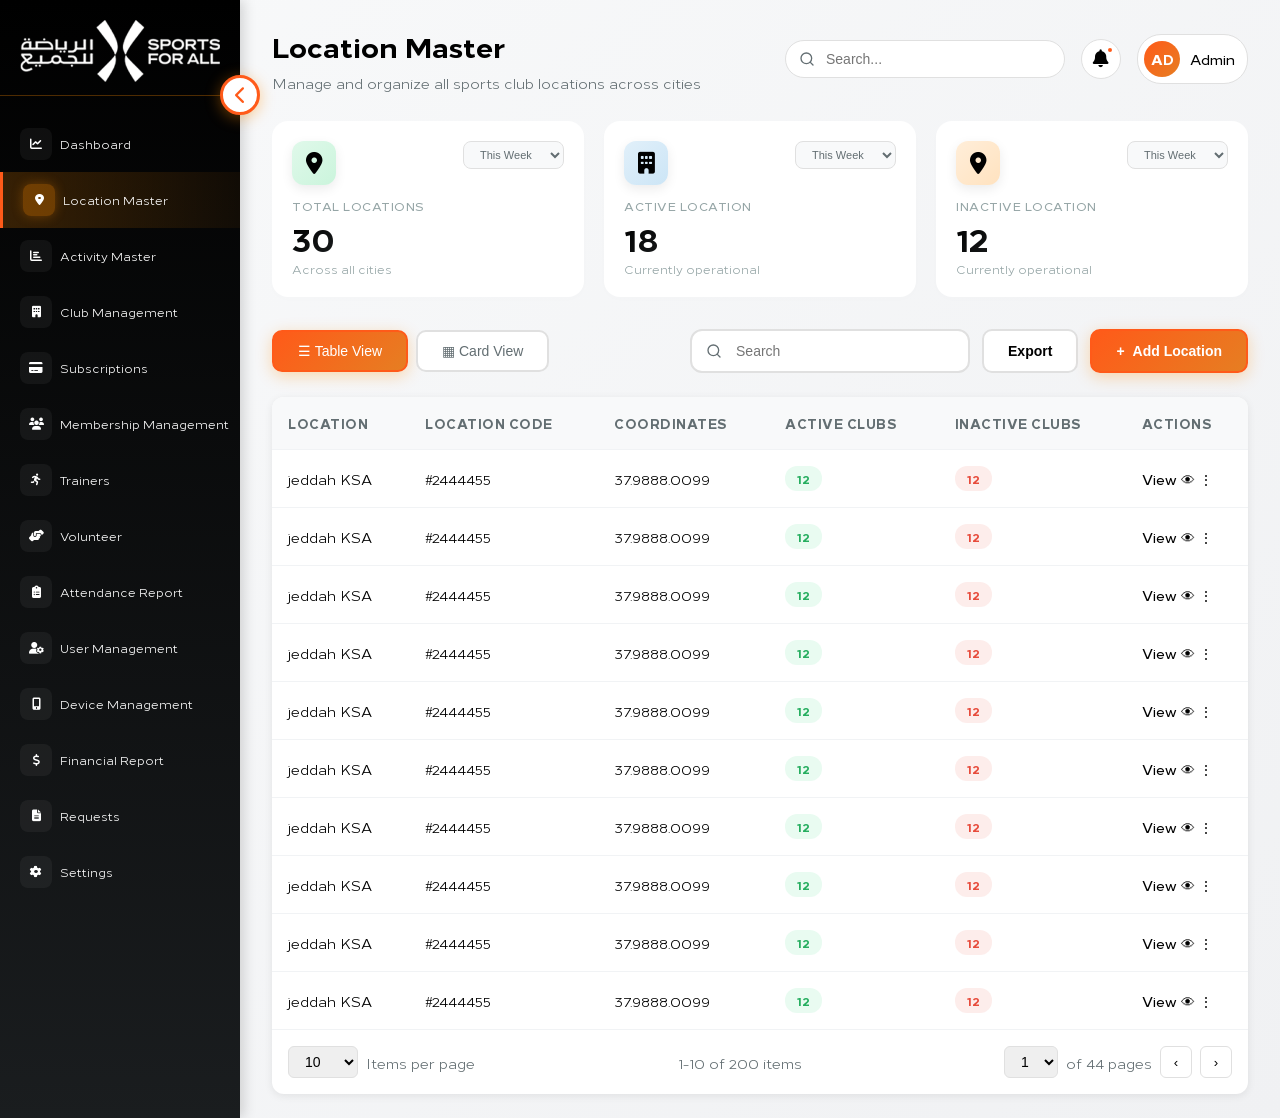
<file: location_master 1.html>
<!DOCTYPE html>
<html lang="en">
<head>
    <meta charset="UTF-8">
    <meta name="viewport" content="width=device-width, initial-scale=1.0">
    <link rel="stylesheet" href="https://cdnjs.cloudflare.com/ajax/libs/font-awesome/6.4.0/css/all.min.css">
    <title>NCSFA - Location Master</title>
    <link rel="stylesheet" href="assets/fonts/main_font/stylesheet.css">
    <style>

        :root{
            --black-color:#000;
            --orange-color:#FF5A19;
        }


        * {
            margin: 0;
            padding: 0;
            box-sizing: border-box;
        }

        body {
            font-family: 'Loew Next';
            background: linear-gradient(135deg, #f8f9fa 0%, #f0f1f3 100%);
            color: var(--black-color);
            overflow-x: hidden;
            min-height: 100vh;
        }

        .container {
            display: flex;
            min-height: 100vh;
        }

        .sidebar {
            width: 240px;
            background: linear-gradient(180deg, var(--black-color) 0%, #1a1d1f 100%);
            color: white;
            padding: 20px 0;
            box-shadow: 4px 0 12px rgba(0, 0, 0, 0.15);
            flex-shrink: 0;
            transition: all 0.3s ease;
            position: relative;
        }

        .sidebar.collapsed {
            width: 70px;
        }

        .logo {
            padding: 0 20px 8px;
            border-bottom: 1px solid rgba(255, 140, 0, 0.3);
            margin-bottom: 20px;
            transition: all 0.3s ease;
            min-height: 75px; 
        }
        
        .logo img{
            width: 100%;
        }

        .collaps_logo{
            display: none;
        }

        .sidebar.collapsed .collaps_logo{
            display: block;
            width: 100%;
            margin: auto;
        }

        .sidebar.collapsed .main_logo{
            display: none;
        }

        .sidebar.collapsed .logo p {
            display: none;
        }

        .menu-toggle {
            position: absolute;
            top: 75px;
            right: -20px;
            width: 40px;
            height: 40px;
            background: white;
            border: 3px solid var(--orange-color);
            border-radius: 50%;
            cursor: pointer;
            z-index: 1001;
            display: flex;
            justify-content: center;
            align-items: center;
            transition: all 0.3s;
            box-shadow: 0 3px 15px rgba(255, 140, 0, 0.4);
        }

        .menu-toggle:hover {
            background: var(--orange-color);
            transform: scale(1.15);
            box-shadow: 0 5px 20px rgba(255, 140, 0, 0.6);
        }

        .menu-toggle::before {
            content: '\f053';
            font-family: 'Font Awesome 6 Free';
            font-weight: 900;
            font-size: 18px;
            color: var(--orange-color);
            transition: all 0.3s;
        }

        .menu-toggle:hover::before {
            color: white;
        }

        .sidebar.collapsed .menu-toggle {
            right: -20px;
        }

        .sidebar.collapsed .menu-toggle::before {
             content: '\f054';
        }

         .nav-item {
            padding: 12px 20px;
            cursor: pointer;
            transition: all 0.3s ease;
            display: flex;
            align-items: center;
            gap: 8px;
            font-size: 12px;
            white-space: nowrap;
            overflow: hidden;
            position: relative;
            color: white !important;
            text-decoration: none !important;
        }

        .nav-item::before {
            content: '';
            position: absolute;
            left: 0;
            top: 0;
            bottom: 0;
            width: 3px;
            background: var(--orange-color);
            transform: scaleY(0);
            transition: transform 0.3s ease;
        }

        .nav-item:hover {
            background: rgba(255, 140, 0, 0.1);
        }

        .nav-item:hover::before {
            transform: scaleY(1);
        }

        .nav-item.active {
            background: linear-gradient(90deg, rgba(255, 140, 0, 0.2) 0%, rgba(255, 140, 0, 0.05) 100%);
            border-left: 3px solid var(--orange-color);
        }

        .nav-item .icon {
            min-width: 32px;
            height: 32px;
            display: flex;
            align-items: center;
            justify-content: center;
            border-radius: 8px;
            background: rgba(255, 255, 255, 0.05);
            transition: all 0.3s ease;
        }

        .nav-item:hover .icon {
            background: rgba(255, 140, 0, 0.2);
            transform: scale(1.1);
        }

        .nav-item.active .icon {
            background: rgba(255, 140, 0, 0.3);
            box-shadow: 0 0 12px rgba(255, 140, 0, 0.3);
        }

        .nav-item .text {
            transition: all 0.3s ease;
        }

        .sidebar.collapsed .nav-item {
            justify-content: center;
            padding: 12px 10px;
        }

        .sidebar.collapsed .nav-item .text {
            display: none;
        }

        .sidebar.collapsed .nav-item.active {
            border-left: none;
            border-right: 3px solid var(--orange-color);
        }

        .main-content {
            flex: 1;
            overflow-y: auto;
            padding: 24px 32px;
            transition: all 0.3s ease;
        }

        @media (max-width: 768px) {
            .main-content {
                padding: 16px;
            }
        }

        .mobile-toggle {
            display: none;
            position: fixed;
            top: 20px;
            left: 20px;
            width: 44px;
            height: 44px;
            background: white;
            border: 1px solid #e0e0e0;
            border-radius: 8px;
            cursor: pointer;
            z-index: 1002;
            flex-direction: column;
            justify-content: center;
            align-items: center;
            gap: 5px;
            transition: all 0.3s;
            box-shadow: 0 2px 8px rgba(0, 0, 0, 0.1);
        }

        .mobile-toggle:hover {
            background: #f8f9fa;
            border-color: var(--orange-color);
        }

        .mobile-toggle span {
            width: 22px;
            height: 2px;
            background: var(--black-color);
            border-radius: 2px;
            transition: all 0.3s;
        }

        .mobile-toggle.active span:nth-child(1) {
            transform: rotate(45deg) translate(5px, 5px);
            background: var(--orange-color);
        }

        .mobile-toggle.active span:nth-child(2) {
            opacity: 0;
        }

        .mobile-toggle.active span:nth-child(3) {
            transform: rotate(-45deg) translate(7px, -7px);
            background: var(--orange-color);
        }

        .sidebar-overlay {
            display: none;
            position: fixed;
            top: 0;
            left: 0;
            width: 100%;
            height: 100%;
            background: rgba(0, 0, 0, 0.5);
            z-index: 998;
            opacity: 0;
            transition: opacity 0.3s;
        }

        .sidebar-overlay.active {
            display: block;
            opacity: 1;
        }

        @media (max-width: 1024px) {
            .mobile-toggle {
                display: flex;
            }

            .menu-toggle {
                display: none;
            }

            .sidebar {
                position: fixed;
                left: -100%;
                top: 0;
                height: 100vh;
                width: 280px;
                z-index: 999;
                transition: left 0.3s ease;
            }

            .sidebar.mobile-active {
                left: 0;
            }

            .sidebar.collapsed {
                width: 280px;
            }
        }

        .page-header {
            margin-bottom: 28px;
            display: flex;
            justify-content: space-between;
            align-items: center;
            gap: 20px;
        }

        @media (max-width: 768px) {
            .page-header {
                flex-direction: column;
                align-items: flex-start;
                padding-top: 60px;
                margin-bottom: 20px;
            }
        }

        .header-left {
            flex: 1;
        }

        .page-title {
            font-size: 28px;
            font-weight: 600;
            color: var(--black-color);
            margin-bottom: 6px;
        }

        @media (max-width: 768px) {
            .page-title {
                font-size: 22px;
            }
        }

        .page-subtitle {
            color: #636e72;
            font-size: 14px;
        }

        @media (max-width: 768px) {
            .page-subtitle {
                font-size: 13px;
            }
        }

        .header-right {
            display: flex;
            align-items: center;
            gap: 16px;
        }

        @media (max-width: 768px) {
            .header-right {
                width: 100%;
                justify-content: space-between;
            }
        }

        .header-search-container {
            position: relative;
            width: 280px;
        }

        @media (max-width: 768px) {
            .header-search-container {
                width: 100%;
            }
        }

        .header-search-input {
            width: 100%;
            padding: 10px 16px 10px 40px;
            border: 1px solid #e0e0e0;
            border-radius: 24px;
            font-size: 14px;
            background: white;
            transition: all 0.3s;
            outline: none;
        }

        .header-search-input:focus {
            border-color: var(--orange-color);
            box-shadow: 0 0 0 3px rgba(255, 140, 0, 0.1);
        }

        .header-search-icon {
            position: absolute;
            left: 14px;
            top: 50%;
            transform: translateY(-50%);
            color: #636e72;
            width: 16px;
            height: 16px;
            transition: color 0.3s;
        }

        .header-search-input:focus + .header-search-icon {
            color: var(--orange-color);
        }

        .icon-button {
            width: 40px;
            height: 40px;
            border-radius: 50%;
            background: white;
            border: 1px solid #e0e0e0;
            display: flex;
            align-items: center;
            justify-content: center;
            cursor: pointer;
            transition: all 0.3s;
            position: relative;
        }

        .icon-button:hover {
            background: #f8f9fa;
            border-color: var(--orange-color);
        }

        .notification-badge {
            position: absolute;
            top: 6px;
            right: 6px;
            width: 8px;
            height: 8px;
            background: var(--orange-color);
            border-radius: 50%;
            border: 2px solid white;
        }

        .profile-section {
            display: flex;
            align-items: center;
            gap: 10px;
            padding: 6px 12px 6px 6px;
            background: white;
            border: 1px solid #e0e0e0;
            border-radius: 24px;
            cursor: pointer;
            transition: all 0.3s;
        }

        .profile-section:hover {
            border-color: var(--orange-color);
            box-shadow: 0 2px 8px rgba(255, 140, 0, 0.1);
        }

        .profile-pic {
            width: 36px;
            height: 36px;
            border-radius: 50%;
            background: linear-gradient(135deg, var(--orange-color), #e67e22);
            display: flex;
            align-items: center;
            justify-content: center;
            color: white;
            font-weight: 600;
            font-size: 14px;
        }

        .profile-name {
            font-size: 14px;
            font-weight: 500;
            color: var(--black-color);
            white-space: nowrap;
        }

        @media (max-width: 768px) {
            .profile-name {
                display: none;
            }
        }

        .stats-grid {
            display: grid;
            grid-template-columns: repeat(auto-fit, minmax(280px, 1fr));
            gap: 20px;
            margin-bottom: 32px;
        }

        @media (max-width: 768px) {
            .stats-grid {
                grid-template-columns: 1fr;
            }
        }

        .stat-card {
            background: white;
            border-radius: 16px;
            padding: 20px;
            box-shadow: 0 2px 8px rgb(0 0 0 / 1%);
            transition: all 0.4s cubic-bezier(0.4, 0, 0.2, 1);
            position: relative;
            overflow: hidden;
        }

        .stat-card::before {
            content: '';
            position: absolute;
            top: 0;
            left: 0;
            right: 0;
            height: 4px;
            background: linear-gradient(90deg, var(--orange-color), #e67e22);
            transform: scaleX(0);
            transition: transform 0.4s ease;
        }

        .stat-card:hover {
            transform: translateY(-8px);
            box-shadow: 0 12px 40px rgba(255, 140, 0, 0.15);
        }

        .stat-card:hover::before {
            transform: scaleX(1);
        }

        .stat-card-header {
            display: flex;
            justify-content: space-between;
            align-items: flex-start;
            margin-bottom: 12px;
        }

        .stat-icon {
            width: 44px;
            height: 44px;
            border-radius: 12px;
            display: flex;
            align-items: center;
            justify-content: center;
            font-size: 22px;
            position: relative;
            box-shadow: 0 4px 12px rgba(0, 0, 0, 0.08);
            transition: all 0.3s ease;
        }

        .stat-card:hover .stat-icon {
            transform: scale(1.1) rotate(5deg);
        }

        .stat-icon.green { 
            background: linear-gradient(135deg, rgba(46, 213, 115, 0.15), rgba(46, 213, 115, 0.25));
        }
        .stat-icon.blue { 
            background: linear-gradient(135deg, rgba(52, 152, 219, 0.15), rgba(52, 152, 219, 0.25));
        }
        .stat-icon.orange { 
            background: linear-gradient(135deg, rgba(255, 140, 0, 0.15), rgba(255, 140, 0, 0.25));
        }

        .stat-dropdown {
            background: #f8f9fa;
            border: 1px solid #e0e0e0;
            padding: 6px 12px;
            border-radius: 8px;
            font-size: 11px;
            cursor: pointer;
            color: #636e72;
            transition: all 0.3s ease;
            font-weight: 500;
        }

        .stat-dropdown:hover {
            background: white;
            border-color: var(--orange-color);
            color: var(--orange-color);
            box-shadow: 0 2px 8px rgba(255, 140, 0, 0.1);
        }

        .stat-title {
            font-size: 12px;
            color: #95a5a6;
            margin-bottom: 8px;
            font-weight: 500;
            text-transform: uppercase;
            letter-spacing: 0.5px;
        }

        .stat-value {
            font-size: 32px;
            font-weight: 700;
            color: var(--black-color);
            margin-bottom: 6px;
            background: linear-gradient(135deg, var(--black-color), #636e72);
            -webkit-background-clip: text;
            -webkit-text-fill-color: transparent;
            background-clip: text;
            line-height: 1;
        }

        .stat-description {
            font-size: 12px;
            color: #95a5a6;
            font-weight: 400;
        }

        .view-controls {
            display: flex;
            justify-content: space-between;
            align-items: center;
            margin-bottom: 24px;
            gap: 16px;
            flex-wrap: wrap;
        }

        .view-buttons {
            display: flex;
            gap: 8px;
        }

        .view-btn {
            padding: 11px 24px;
            border: 2px solid #e0e0e0;
            background: white;
            border-radius: 10px;
            cursor: pointer;
            font-size: 14px;
            color: #636e72;
            transition: all 0.3s ease;
            display: flex;
            align-items: center;
            gap: 10px;
            font-weight: 500;
            position: relative;
            overflow: hidden;
        }

        .view-btn::before {
            content: '';
            position: absolute;
            top: 0;
            left: -100%;
            width: 100%;
            height: 100%;
            background: linear-gradient(90deg, transparent, rgba(255, 140, 0, 0.1), transparent);
            transition: left 0.5s ease;
        }

        .view-btn:hover::before {
            left: 100%;
        }

        .view-btn:hover {
            border-color: var(--orange-color);
            color: var(--orange-color);
            transform: translateY(-2px);
            box-shadow: 0 4px 12px rgba(255, 140, 0, 0.15);
        }

        .view-btn.active {
            background: linear-gradient(135deg, var(--orange-color), #e67e22);
            color: white;
            border-color: var(--orange-color);
            box-shadow: 0 4px 16px rgba(255, 140, 0, 0.3);
        }

        .view-btn.active:hover {
            box-shadow: 0 6px 20px rgba(255, 140, 0, 0.4);
        }

        .action-buttons {
            display: flex;
            gap: 12px;
            flex-wrap: wrap;
        }

        .search-box {
            position: relative;
            width: 280px;
        }

        @media (max-width: 768px) {
            .search-box {
                width: 100%;
            }
        }

        .search-input {
            width: 100%;
            padding: 12px 16px 12px 44px;
            border: 2px solid #e0e0e0;
            border-radius: 12px;
            font-size: 14px;
            outline: none;
            transition: all 0.3s ease;
            background: white;
        }

        .search-input:focus {
            border-color: var(--orange-color);
            box-shadow: 0 0 0 4px rgba(255, 140, 0, 0.1);
            transform: translateY(-1px);
        }

        .search-icon {
            position: absolute;
            left: 16px;
            top: 50%;
            transform: translateY(-50%);
            color: #636e72;
            width: 16px;
            height: 16px;
            transition: color 0.3s;
        }

        .search-input:focus + .search-icon {
            color: var(--orange-color);
        }

        .export-btn, .add-btn {
            padding: 12px 24px;
            border: 2px solid #e0e0e0;
            border-radius: 10px;
            cursor: pointer;
            font-size: 14px;
            transition: all 0.3s ease;
            font-weight: 600;
            position: relative;
            overflow: hidden;
        }

        .export-btn {
            background: white;
            color: var(--black-color);
        }

        .export-btn:hover {
            background: #f8f9fa;
            transform: translateY(-2px);
            box-shadow: 0 4px 12px rgba(0, 0, 0, 0.08);
            border-color: var(--black-color);
        }

        .add-btn {
            background: linear-gradient(135deg, var(--orange-color), #e67e22);
            color: white;
            border-color: var(--orange-color);
            display: flex;
            align-items: center;
            gap: 8px;
            box-shadow: 0 4px 16px rgba(255, 140, 0, 0.3);
        }

        .add-btn:hover {
            background: linear-gradient(135deg, #e67e22, #d35400);
            transform: translateY(-2px);
            box-shadow: 0 6px 20px rgba(255, 140, 0, 0.4);
        }

        .table-container {
            background: white;
            border-radius: 12px;
            box-shadow: 0 2px 8px rgba(0, 0, 0, 0.08);
            overflow: hidden;
        }

        .table {
            width: 100%;
            border-collapse: collapse;
        }

        .table thead {
            background: #f8f9fa;
        }

        .table th {
            padding: 16px;
            text-align: left;
            font-size: 13px;
            font-weight: 600;
            color: #636e72;
            text-transform: uppercase;
            letter-spacing: 0.5px;
        }

        .table td {
            padding: 16px;
            border-top: 1px solid #f1f3f5;
            font-size: 14px;
            color: var(--black-color);
        }

        .table tbody tr {
            transition: background 0.2s;
        }

        .table tbody tr:hover {
            background: #f8f9fa;
        }

        .status-badge {
            display: inline-block;
            padding: 4px 12px;
            border-radius: 12px;
            font-size: 12px;
            font-weight: 600;
        }

        .status-active {
            background: rgba(46, 213, 115, 0.1);
            color: #27ae60;
        }

        .status-inactive {
            background: rgba(231, 76, 60, 0.1);
            color: #e74c3c;
        }

        .action-link {
            color: var(--black-color);
            text-decoration: none;
            display: flex;
            align-items: center;
            gap: 6px;
            font-weight: 500;
        }

        .action-link:hover {
            color: var(--orange-color);
        }

        .table-footer {
            display: flex;
            justify-content: space-between;
            align-items: center;
            padding: 16px;
            border-top: 1px solid #f1f3f5;
            flex-wrap: wrap;
            gap: 16px;
        }

        .items-per-page {
            display: flex;
            align-items: center;
            gap: 8px;
            font-size: 14px;
            color: #636e72;
        }

        .items-per-page select {
            padding: 6px 12px;
            border: 1px solid #e0e0e0;
            border-radius: 6px;
            font-size: 14px;
            outline: none;
            cursor: pointer;
        }

        .pagination-info {
            font-size: 14px;
            color: #636e72;
        }

        .pagination {
            display: flex;
            align-items: center;
            gap: 8px;
        }

        .page-select {
            padding: 6px 12px;
            border: 1px solid #e0e0e0;
            border-radius: 6px;
            font-size: 14px;
            outline: none;
            cursor: pointer;
        }

        .pagination-btn {
            width: 32px;
            height: 32px;
            border: 1px solid #e0e0e0;
            background: white;
            border-radius: 6px;
            cursor: pointer;
            display: flex;
            align-items: center;
            justify-content: center;
            transition: all 0.3s;
        }

        .pagination-btn:hover {
            background: var(--orange-color);
            color: white;
            border-color: var(--orange-color);
        }

        .pagination-btn:disabled {
            opacity: 0.5;
            cursor: not-allowed;
        }

        @media (max-width: 768px) {
            .table-container {
                overflow-x: auto;
            }

            .table {
                min-width: 800px;
            }
        }

        /* Modal Styles */
        .modal-overlay {
            display: none;
            position: fixed;
            top: 0;
            left: 0;
            width: 100%;
            height: 100%;
            background: rgba(0, 0, 0, 0.5);
            z-index: 2000;
            opacity: 0;
            transition: opacity 0.3s ease;
            backdrop-filter: blur(4px);
        }

        .modal-overlay.active {
            display: flex;
            align-items: center;
            justify-content: center;
            opacity: 1;
        }

        .modal {
            background: white;
            border-radius: 16px;
            width: 90%;
            max-width: 900px;
            max-height: 90vh;
            overflow-y: auto;
            box-shadow: 0 20px 60px rgba(0, 0, 0, 0.3);
            transform: scale(0.9) translateY(-20px);
            transition: transform 0.3s ease;
            position: relative;
        }

        .modal-overlay.active .modal {
            transform: scale(1) translateY(0);
        }

        .modal-header {
            padding: 24px 28px;
            border-bottom: 2px solid #f1f3f5;
            display: flex;
            justify-content: space-between;
            align-items: center;
            background: linear-gradient(135deg, #f8f9fa 0%, #ffffff 100%);
            border-radius: 16px 16px 0 0;
        }

        .modal-title {
            font-size: 22px;
            font-weight: 700;
            color: var(--black-color);
            display: flex;
            align-items: center;
            gap: 12px;
        }

        .modal-icon {
            width: 40px;
            height: 40px;
            background: linear-gradient(135deg, rgba(255, 140, 0, 0.15), rgba(255, 140, 0, 0.25));
            border-radius: 10px;
            display: flex;
            align-items: center;
            justify-content: center;
            font-size: 20px;
        }

        .modal-close {
            width: 36px;
            height: 36px;
            border: none;
            background: #f1f3f5;
            border-radius: 8px;
            cursor: pointer;
            display: flex;
            align-items: center;
            justify-content: center;
            transition: all 0.3s ease;
            font-size: 20px;
            color: #636e72;
        }

        .modal-close:hover {
            background: var(--orange-color);
            color: white;
            transform: rotate(90deg);
        }

        .modal-body {
            padding: 28px;
        }

        .form-grid {
            display: flex;
            flex-wrap: wrap;
            gap: 20px;
            margin-bottom: 20px;
            justify-content: space-between;
        }

        .form-grid .form-group{
            flex: 1 1 calc(33.333% - 20px); /* 3 columns with gap */
            box-sizing: border-box;
        }

        @media (max-width: 640px) {
            .form-grid {
                grid-template-columns: 1fr;
            }
        }

        .form-group {
            display: flex;
            flex-direction: column;
            gap: 6px;
        }

        .form-group.full-width {
            grid-column: 1 / -1;
        }

        .form-label {
            font-size: 13px;
            font-weight: 600;
            color: var(--black-color);
            text-transform: uppercase;
            letter-spacing: 0.5px;
            display: flex;
            align-items: center;
            gap: 4px;
        }

        .required {
            color: var(--orange-color);
            font-size: 14px;
        }

        .form-input, .form-select, .form-textarea {
            padding: 12px 16px;
            border: 2px solid #e0e0e0;
            border-radius: 10px;
            font-size: 14px;
            font-family: 'Segoe UI', Tahoma, Geneva, Verdana, sans-serif;
            outline: none;
            transition: all 0.3s ease;
            background: white;
        }

        .form-input:focus, .form-select:focus, .form-textarea:focus {
            border-color: var(--orange-color);
            box-shadow: 0 0 0 4px rgba(255, 140, 0, 0.1);
            transform: translateY(-1px);
        }

        .form-textarea {
            resize: vertical;
            min-height: 100px;
        }

        .form-select {
            cursor: pointer;
            appearance: none;
            background-image: url("data:image/svg+xml,%3Csvg xmlns='http://www.w3.org/2000/svg' width='12' height='12' viewBox='0 0 12 12'%3E%3Cpath fill='%23636e72' d='M6 9L1 4h10z'/%3E%3C/svg%3E");
            background-repeat: no-repeat;
            background-position: right 12px center;
            padding-right: 36px;
        }

        .form-hint {
            font-size: 12px;
            color: #95a5a6;
            margin-top: 4px;
        }

        .radio-group {
            display: flex;
            gap: 20px;
            margin-top: 8px;
        }

        .radio-option {
            display: flex;
            align-items: center;
            gap: 8px;
            cursor: pointer;
        }

        .radio-option input[type="radio"] {
            width: 18px;
            height: 18px;
            cursor: pointer;
            accent-color: var(--orange-color);
        }

        .radio-option label {
            font-size: 14px;
            color: var(--black-color);
            cursor: pointer;
        }

        .modal-footer {
            padding: 20px 28px;
            border-top: 2px solid #f1f3f5;
            display: flex;
            justify-content: flex-end;
            gap: 12px;
            background: #f8f9fa;
            border-radius: 0 0 16px 16px;
        }

        .btn-cancel, .btn-submit {
            padding: 12px 32px;
            border-radius: 10px;
            font-size: 14px;
            font-weight: 600;
            cursor: pointer;
            transition: all 0.3s ease;
            border: 2px solid;
        }

        .btn-cancel {
            background: white;
            color: #636e72;
            border-color: #e0e0e0;
        }

        .btn-cancel:hover {
            background: #f1f3f5;
            border-color: #636e72;
            transform: translateY(-2px);
        }

        .btn-submit {
            background: linear-gradient(135deg, var(--orange-color), #e67e22);
            color: white;
            border-color: var(--orange-color);
            box-shadow: 0 4px 16px rgba(255, 140, 0, 0.3);
        }

        .btn-submit:hover {
            background: linear-gradient(135deg, #e67e22, #d35400);
            transform: translateY(-2px);
            box-shadow: 0 6px 20px rgba(255, 140, 0, 0.4);
        }

        @media (max-width: 640px) {
            .modal {
                width: 95%;
                max-height: 95vh;
            }

            .modal-header, .modal-body, .modal-footer {
                padding: 20px;
            }

            .modal-title {
                font-size: 18px;
            }

            .btn-cancel, .btn-submit {
                padding: 10px 24px;
            }
        }
    </style>
</head>
<body>
    <button class="mobile-toggle" id="mobileToggle">
        <span></span>
        <span></span>
        <span></span>
    </button>

    <div class="sidebar-overlay" id="sidebarOverlay"></div>

    <div class="container">
        <div class="sidebar" id="sidebar">
            <button class="menu-toggle" id="menuToggle"></button>
            
             <div class="logo">
                <img class="main_logo" src="assets/img/logo.png" alt="">
                <img class="collaps_logo" src="assets/img/logo_fav.png" alt="">
            </div>
           <a href="index.html" class="nav-item">
                    <span class="icon"><i class="fas fa-chart-line"></i></span>
                    <span class="text">Dashboard</span>
                </a>

                <a href="location_master.html" class="nav-item active">
                    <span class="icon"><i class="fas fa-map-marker-alt"></i></span>
                    <span class="text">Location Master</span>
                </a>

                <a href="activity_master.html" class="nav-item">
                    <span class="icon"><i class="fas fa-chart-bar"></i></span>
                    <span class="text">Activity Master</span>
                </a>

                <a href="club-management.html" class="nav-item">
                    <span class="icon"><i class="fas fa-building"></i></span>
                    <span class="text">Club Management</span>
                </a>

                <a href="subscriptions.html" class="nav-item">
                    <span class="icon"><i class="fas fa-credit-card"></i></span>
                    <span class="text">Subscriptions</span>
                </a>

                <a href="membership-management.html" class="nav-item">
                    <span class="icon"><i class="fas fa-users"></i></span>
                    <span class="text">Membership Management</span>
                </a>

                <a href="trainers.html" class="nav-item">
                    <span class="icon"><i class="fas fa-running"></i></span>
                    <span class="text">Trainers</span>
                </a>

                <a href="volunteer.html" class="nav-item">
                    <span class="icon"><i class="fas fa-hands-helping"></i></span>
                    <span class="text">Volunteer</span>
                </a>

                <a href="attendance-report.html" class="nav-item">
                    <span class="icon"><i class="fas fa-clipboard-list"></i></span>
                    <span class="text">Attendance Report</span>
                </a>

                <a href="user-management.html" class="nav-item">
                    <span class="icon"><i class="fas fa-user-cog"></i></span>
                    <span class="text">User Management</span>
                </a>

                <a href="device-management.html" class="nav-item">
                    <span class="icon"><i class="fas fa-mobile-alt"></i></span>
                    <span class="text">Device Management</span>
                </a>

                <a href="financial-report.html" class="nav-item">
                    <span class="icon"><i class="fas fa-dollar-sign"></i></span>
                    <span class="text">Financial Report</span>
                </a>

                <a href="requests.html" class="nav-item">
                    <span class="icon"><i class="fas fa-file-alt"></i></span>
                    <span class="text">Requests</span>
                </a>

                <a href="settings.html" class="nav-item">
                    <span class="icon"><i class="fas fa-cog"></i></span>
                    <span class="text">Settings</span>
                </a>
        </div>

        <div class="main-content">
            <div class="page-header">
                <div class="header-left">
                    <h1 class="page-title">Location Master</h1>
                    <p class="page-subtitle">Manage and organize all sports club locations across cities</p>
                </div>
                <div class="header-right">
                    <div class="header-search-container">
                        <input type="text" class="header-search-input" placeholder="Search...">
                        <svg class="header-search-icon" viewBox="0 0 24 24" fill="none" stroke="currentColor" stroke-width="2" stroke-linecap="round" stroke-linejoin="round">
                            <circle cx="11" cy="11" r="8"></circle>
                            <path d="m21 21-4.35-4.35"></path>
                        </svg>
                    </div>
                    <button class="icon-button">
                        <i class="fas fa-bell" style="font-size: 18px;"></i>
                        <span class="notification-badge"></span>
                    </button>
                    <div class="profile-section">
                        <div class="profile-pic">AD</div>
                        <span class="profile-name">Admin</span>
                    </div>
                </div>
            </div>

            <div class="stats-grid">
                <div class="stat-card">
                    <div class="stat-card-header">
                        <div class="stat-icon green"><i class="fas fa-map-marker-alt"></i></div>
                        <select class="stat-dropdown">
                            <option>This Week</option>
                            <option>This Month</option>
                            <option>This Year</option>
                        </select>
                    </div>
                    <div class="stat-title">Total Locations</div>
                    <div class="stat-value">30</div>
                    <div class="stat-description">Across all cities</div>
                </div>

                <div class="stat-card">
                    <div class="stat-card-header">
                        <div class="stat-icon blue"><i class="fas fa-building"></i></div>
                        <select class="stat-dropdown">
                            <option>This Week</option>
                            <option>This Month</option>
                            <option>This Year</option>
                        </select>
                    </div>
                    <div class="stat-title">Active Location</div>
                    <div class="stat-value">18</div>
                    <div class="stat-description">Currently operational</div>
                </div>

                <div class="stat-card">
                    <div class="stat-card-header">
                        <div class="stat-icon orange"><i class="fas fa-map-marker-alt"></i></div>
                        <select class="stat-dropdown">
                            <option>This Week</option>
                            <option>This Month</option>
                            <option>This Year</option>
                        </select>
                    </div>
                    <div class="stat-title">Inactive Location</div>
                    <div class="stat-value">12</div>
                    <div class="stat-description">Currently operational</div>
                </div>
            </div>

            <div class="view-controls">
                <div class="view-buttons">
                    <button class="view-btn active">
                        ☰ Table View
                    </button>
                    <button class="view-btn">
                        ▦ Card View
                    </button>
                </div>

                <div class="action-buttons">
                    <div class="search-box">
                        <input type="text" class="search-input" placeholder="Search">
                        <svg class="search-icon" viewBox="0 0 24 24" fill="none" stroke="currentColor" stroke-width="2" stroke-linecap="round" stroke-linejoin="round">
                            <circle cx="11" cy="11" r="8"></circle>
                            <path d="m21 21-4.35-4.35"></path>
                        </svg>
                    </div>
                    <button class="export-btn">Export</button>
                    <button class="add-btn" id="addLocationBtn">
                        <span>+</span> Add Location
                    </button>
                </div>
            </div>

            <div class="table-container">
                <table class="table">
                    <thead>
                        <tr>
                            <th>Location</th>
                            <th>Location Code</th>
                            <th>Coordinates</th>
                            <th>Active Clubs</th>
                            <th>Inactive Clubs</th>
                            <th>Actions</th>
                        </tr>
                    </thead>
                    <tbody>
                        <tr>
                            <td>jeddah KSA</td>
                            <td>#2444455</td>
                            <td>37.9888.0099</td>
                            <td><span class="status-badge status-active">12</span></td>
                            <td><span class="status-badge status-inactive">12</span></td>
                            <td><a href="#" class="action-link">View 👁 ⋮</a></td>
                        </tr>
                        <tr>
                            <td>jeddah KSA</td>
                            <td>#2444455</td>
                            <td>37.9888.0099</td>
                            <td><span class="status-badge status-active">12</span></td>
                            <td><span class="status-badge status-inactive">12</span></td>
                            <td><a href="#" class="action-link">View 👁 ⋮</a></td>
                        </tr>
                        <tr>
                            <td>jeddah KSA</td>
                            <td>#2444455</td>
                            <td>37.9888.0099</td>
                            <td><span class="status-badge status-active">12</span></td>
                            <td><span class="status-badge status-inactive">12</span></td>
                            <td><a href="#" class="action-link">View 👁 ⋮</a></td>
                        </tr>
                        <tr>
                            <td>jeddah KSA</td>
                            <td>#2444455</td>
                            <td>37.9888.0099</td>
                            <td><span class="status-badge status-active">12</span></td>
                            <td><span class="status-badge status-inactive">12</span></td>
                            <td><a href="#" class="action-link">View 👁 ⋮</a></td>
                        </tr>
                        <tr>
                            <td>jeddah KSA</td>
                            <td>#2444455</td>
                            <td>37.9888.0099</td>
                            <td><span class="status-badge status-active">12</span></td>
                            <td><span class="status-badge status-inactive">12</span></td>
                            <td><a href="#" class="action-link">View 👁 ⋮</a></td>
                        </tr>
                        <tr>
                            <td>jeddah KSA</td>
                            <td>#2444455</td>
                            <td>37.9888.0099</td>
                            <td><span class="status-badge status-active">12</span></td>
                            <td><span class="status-badge status-inactive">12</span></td>
                            <td><a href="#" class="action-link">View 👁 ⋮</a></td>
                        </tr>
                        <tr>
                            <td>jeddah KSA</td>
                            <td>#2444455</td>
                            <td>37.9888.0099</td>
                            <td><span class="status-badge status-active">12</span></td>
                            <td><span class="status-badge status-inactive">12</span></td>
                            <td><a href="#" class="action-link">View 👁 ⋮</a></td>
                        </tr>
                        <tr>
                            <td>jeddah KSA</td>
                            <td>#2444455</td>
                            <td>37.9888.0099</td>
                            <td><span class="status-badge status-active">12</span></td>
                            <td><span class="status-badge status-inactive">12</span></td>
                            <td><a href="#" class="action-link">View 👁 ⋮</a></td>
                        </tr>
                        <tr>
                            <td>jeddah KSA</td>
                            <td>#2444455</td>
                            <td>37.9888.0099</td>
                            <td><span class="status-badge status-active">12</span></td>
                            <td><span class="status-badge status-inactive">12</span></td>
                            <td><a href="#" class="action-link">View 👁 ⋮</a></td>
                        </tr>
                        <tr>
                            <td>jeddah KSA</td>
                            <td>#2444455</td>
                            <td>37.9888.0099</td>
                            <td><span class="status-badge status-active">12</span></td>
                            <td><span class="status-badge status-inactive">12</span></td>
                            <td><a href="#" class="action-link">View 👁 ⋮</a></td>
                        </tr>
                    </tbody>
                </table>

                <div class="table-footer">
                    <div class="items-per-page">
                        <select>
                            <option>10</option>
                            <option>25</option>
                            <option>50</option>
                            <option>100</option>
                        </select>
                        <span>Items per page</span>
                    </div>

                    <div class="pagination-info">
                        1-10 of 200 items
                    </div>

                    <div class="pagination">
                        <select class="page-select">
                            <option>1</option>
                            <option>2</option>
                            <option>3</option>
                            <option>4</option>
                        </select>
                        <span style="font-size: 14px; color: #636e72;">of 44 pages</span>
                        <button class="pagination-btn">‹</button>
                        <button class="pagination-btn">›</button>
                    </div>
                </div>
            </div>
        </div>
    </div>

    <!-- Add Location Modal -->
    <div class="modal-overlay" id="addLocationModal">
        <div class="modal">
            <div class="modal-header">
                <h2 class="modal-title">
                    <div class="modal-icon"><i class="fas fa-location-dot"></i></div>

                    Add New Location
                </h2>
                <button class="modal-close" id="closeModal">×</button>
            </div>
            <div class="modal-body">
                <form id="addLocationForm">
                    <div class="form-grid">
                        <div class="form-group">
                            <label class="form-label">
                                Location Name <span class="required">*</span>
                            </label>
                            <input type="text" class="form-input" placeholder="Enter location name" required>
                        </div>

                        <div class="form-group">
                            <label class="form-label">
                                Location Code <span class="required">*</span>
                            </label>
                            <input type="text" class="form-input" placeholder="e.g., #2444455" required>
                        </div>

                        <div class="form-group">
                            <label class="form-label">
                                City <span class="required">*</span>
                            </label>
                            <select class="form-select" required>
                                <option value="">Select city</option>
                                <option value="jeddah">Jeddah</option>
                                <option value="riyadh">Riyadh</option>
                                <option value="dammam">Dammam</option>
                                <option value="makkah">Makkah</option>
                                <option value="madinah">Madinah</option>
                            </select>
                        </div>

                        <div class="form-group">
                            <label class="form-label">
                                Country <span class="required">*</span>
                            </label>
                            <select class="form-select" required>
                                <option value="">Select country</option>
                                <option value="ksa" selected>Kingdom of Saudi Arabia</option>
                                <option value="uae">United Arab Emirates</option>
                                <option value="kuwait">Kuwait</option>
                            </select>
                        </div>

                        <div class="form-group">
                            <label class="form-label">
                                Latitude <span class="required">*</span>
                            </label>
                            <input type="text" class="form-input" placeholder="e.g., 21.4225" required>
                            <span class="form-hint">Decimal degrees format</span>
                        </div>

                        <div class="form-group">
                            <label class="form-label">
                                Longitude <span class="required">*</span>
                            </label>
                            <input type="text" class="form-input" placeholder="e.g., 39.8262" required>
                            <span class="form-hint">Decimal degrees format</span>
                        </div>

                        <div class="form-group full-width">
                            <label class="form-label">
                                Full Address <span class="required">*</span>
                            </label>
                            <textarea class="form-textarea" placeholder="Enter complete address with landmarks" required></textarea>
                        </div>

                        <div class="form-group">
                            <label class="form-label">
                                Capacity
                            </label>
                            <input type="number" class="form-input" placeholder="Maximum capacity" min="0">
                        </div>

                        <div class="form-group">
                            <label class="form-label">
                                Contact Number
                            </label>
                            <input type="tel" class="form-input" placeholder="+966 XX XXX XXXX">
                        </div>

                        <div class="form-group full-width">
                            <label class="form-label">
                                Status <span class="required">*</span>
                            </label>
                            <div class="radio-group">
                                <div class="radio-option">
                                    <input type="radio" id="statusActive" name="status" value="active" checked>
                                    <label for="statusActive">Active</label>
                                </div>
                                <div class="radio-option">
                                    <input type="radio" id="statusInactive" name="status" value="inactive">
                                    <label for="statusInactive">Inactive</label>
                                </div>
                            </div>
                        </div>

                        <div class="form-group full-width">
                            <label class="form-label">
                                Notes
                            </label>
                            <textarea class="form-textarea" placeholder="Additional information or special notes about this location" rows="3"></textarea>
                        </div>
                    </div>
                </form>
            </div>
            <div class="modal-footer">
                <button type="button" class="btn-cancel" id="cancelBtn">Cancel</button>
                <button type="submit" class="btn-submit" form="addLocationForm">Add Location</button>
            </div>
        </div>
    </div>

   
</body>
</html>
</file>
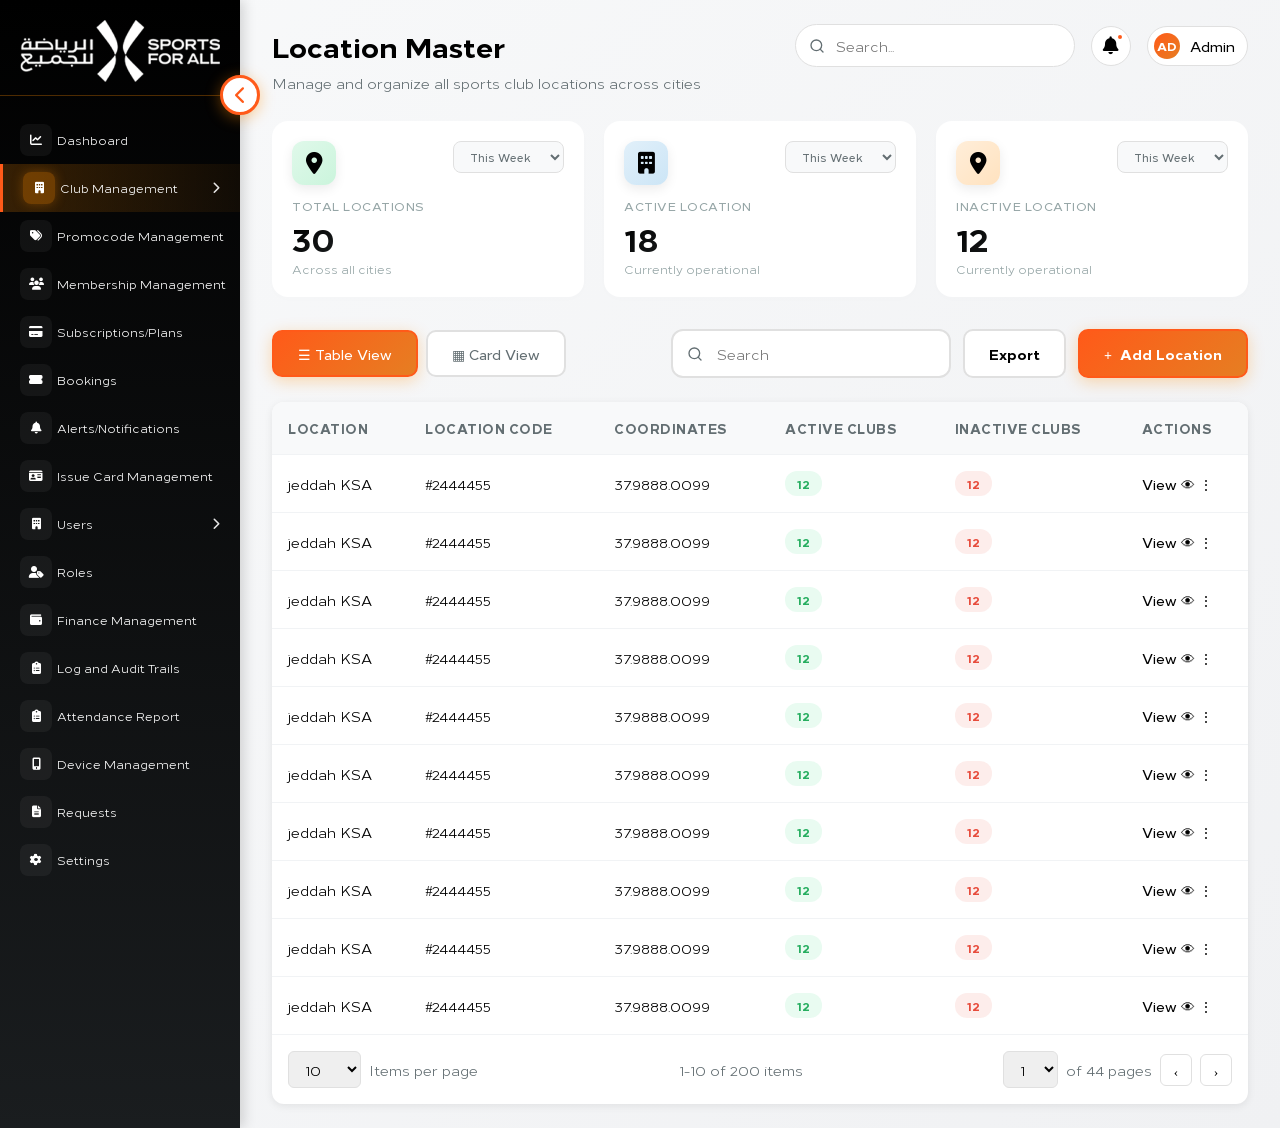
<file: location_master.html>
<!DOCTYPE html>
<html lang="en">
<head>
    <meta charset="UTF-8">
    <meta name="viewport" content="width=device-width, initial-scale=1.0">
    <link rel="stylesheet" href="https://cdnjs.cloudflare.com/ajax/libs/font-awesome/6.4.0/css/all.min.css">
    <title>NCSFA - Location Master</title>
    <link rel="stylesheet" href="assets/fonts/main_font/stylesheet.css">
    <link rel="stylesheet" href="assets/css/style.css">
    <style>

        :root{
            --black-color:#000;
            --orange-color:#FF5A19;
        }


        * {
            margin: 0;
            padding: 0;
            box-sizing: border-box;
        }

        body {
            font-family: 'Loew Next';
            background: linear-gradient(135deg, #f8f9fa 0%, #f0f1f3 100%);
            color: var(--black-color);
            overflow-x: hidden;
            min-height: 100vh;
        }

        .container {
            display: flex;
            min-height: 100vh;
        }

        .sidebar {
            width: 240px;
            background: linear-gradient(180deg, var(--black-color) 0%, #1a1d1f 100%);
            color: white;
            padding: 20px 0;
            box-shadow: 4px 0 12px rgba(0, 0, 0, 0.15);
            flex-shrink: 0;
            transition: all 0.3s ease;
            position: relative;
        }

        .sidebar.collapsed {
            width: 70px;
        }

        .logo {
            padding: 0 20px 8px;
            border-bottom: 1px solid rgba(255, 140, 0, 0.3);
            margin-bottom: 20px;
            transition: all 0.3s ease;
            min-height: 75px; 
        }
        
        .logo img{
            width: 100%;
        }

        .collaps_logo{
            display: none;
        }

        .sidebar.collapsed .collaps_logo{
            display: block;
            width: 100%;
            margin: auto;
        }

        .sidebar.collapsed .main_logo{
            display: none;
        }

        .sidebar.collapsed .logo p {
            display: none;
        }

        .menu-toggle {
            position: absolute;
            top: 75px;
            right: -20px;
            width: 40px;
            height: 40px;
            background: white;
            border: 3px solid var(--orange-color);
            border-radius: 50%;
            cursor: pointer;
            z-index: 1001;
            display: flex;
            justify-content: center;
            align-items: center;
            transition: all 0.3s;
            box-shadow: 0 3px 15px rgba(255, 140, 0, 0.4);
        }

        .menu-toggle:hover {
            background: var(--orange-color);
            transform: scale(1.15);
            box-shadow: 0 5px 20px rgba(255, 140, 0, 0.6);
        }

        .menu-toggle::before {
            content: '\f053';
            font-family: 'Font Awesome 6 Free';
            font-weight: 900;
            font-size: 18px;
            color: var(--orange-color);
            transition: all 0.3s;
        }

        .menu-toggle:hover::before {
            color: white;
        }

        .sidebar.collapsed .menu-toggle {
            right: -20px;
        }

        .sidebar.collapsed .menu-toggle::before {
             content: '\f054';
        }

         .nav-item {
            padding: 8px 20px;
            cursor: pointer;
            transition: all 0.3s ease;
            display: flex;
            align-items: center;
            gap: 5px;
            font-size: 12px;
            white-space: nowrap;
            overflow: hidden;
            position: relative;
            color: white !important;
            text-decoration: none !important;
        }

        .nav-item::before {
            content: '';
            position: absolute;
            left: 0;
            top: 0;
            bottom: 0;
            width: 3px;
            background: var(--orange-color);
            transform: scaleY(0);
            transition: transform 0.3s ease;
        }

        .nav-item:hover {
            background: rgba(255, 140, 0, 0.1);
        }

        .nav-item:hover::before {
            transform: scaleY(1);
        }

        .nav-item.active {
            background: linear-gradient(90deg, rgba(255, 140, 0, 0.2) 0%, rgba(255, 140, 0, 0.05) 100%);
            border-left: 3px solid var(--orange-color);
        }

        .nav-item .icon {
            min-width: 32px;
            height: 32px;
            display: flex;
            align-items: center;
            justify-content: center;
            border-radius: 8px;
            background: rgba(255, 255, 255, 0.05);
            transition: all 0.3s ease;
        }

        .nav-item:hover .icon {
            background: rgba(255, 140, 0, 0.2);
            transform: scale(1.1);
        }

        .nav-item.active .icon {
            background: rgba(255, 140, 0, 0.3);
            box-shadow: 0 0 12px rgba(255, 140, 0, 0.3);
        }

        .nav-item .text {
            transition: all 0.3s ease;
        }

        .sidebar.collapsed .nav-item {
            justify-content: center;
            padding: 12px 10px;
        }

        .sidebar.collapsed .nav-item .text {
            display: none;
        }

        .sidebar.collapsed .nav-item.active {
            border-left: none;
            border-right: 3px solid var(--orange-color);
        }

        .main-content {
            flex: 1;
            overflow-y: auto;
            padding: 24px 32px;
            transition: all 0.3s ease;
        }

        @media (max-width: 768px) {
            .main-content {
                padding: 16px;
            }
        }

        .mobile-toggle {
            display: none;
            position: fixed;
            top: 20px;
            left: 20px;
            width: 44px;
            height: 44px;
            background: white;
            border: 1px solid #e0e0e0;
            border-radius: 8px;
            cursor: pointer;
            z-index: 1002;
            flex-direction: column;
            justify-content: center;
            align-items: center;
            gap: 5px;
            transition: all 0.3s;
            box-shadow: 0 2px 8px rgba(0, 0, 0, 0.1);
        }

        .mobile-toggle:hover {
            background: #f8f9fa;
            border-color: var(--orange-color);
        }

        .mobile-toggle span {
            width: 22px;
            height: 2px;
            background: var(--black-color);
            border-radius: 2px;
            transition: all 0.3s;
        }

        .mobile-toggle.active span:nth-child(1) {
            transform: rotate(45deg) translate(5px, 5px);
            background: var(--orange-color);
        }

        .mobile-toggle.active span:nth-child(2) {
            opacity: 0;
        }

        .mobile-toggle.active span:nth-child(3) {
            transform: rotate(-45deg) translate(7px, -7px);
            background: var(--orange-color);
        }

        .sidebar-overlay {
            display: none;
            position: fixed;
            top: 0;
            left: 0;
            width: 100%;
            height: 100%;
            background: rgba(0, 0, 0, 0.5);
            z-index: 998;
            opacity: 0;
            transition: opacity 0.3s;
        }

        .sidebar-overlay.active {
            display: block;
            opacity: 1;
        }

        .mb-2{
            margin-bottom: 20px;
        }

        @media (max-width: 1024px) {
            .mobile-toggle {
                display: flex;
            }

            .menu-toggle {
                display: none;
            }

            .sidebar {
                position: fixed;
                left: -100%;
                top: 0;
                height: 100vh;
                width: 280px;
                z-index: 999;
                transition: left 0.3s ease;
            }

            .sidebar.mobile-active {
                left: 0;
            }

            .sidebar.collapsed {
                width: 280px;
            }
        }

        .page-header {
            margin-bottom: 28px;
            display: flex;
            justify-content: space-between;
            align-items: self-start;
            gap: 20px;
        }

        @media (max-width: 768px) {
            .page-header {
                flex-direction: column;
                align-items: flex-start;
                padding-top: 60px;
                margin-bottom: 20px;
            }
        }

        .header-left {
            flex: 1;
        }

        .page-title {
            font-size: 28px;
            font-weight: 600;
            color: var(--black-color);
            margin-bottom: 6px;
        }

        @media (max-width: 768px) {
            .page-title {
                font-size: 22px;
            }
        }

        .page-subtitle {
            color: #636e72;
            font-size: 14px;
        }

        @media (max-width: 768px) {
            .page-subtitle {
                font-size: 13px;
            }
        }

        .header-right {
            display: flex;
            align-items: center;
            gap: 16px;
        }

        @media (max-width: 768px) {
            .header-right {
                width: 100%;
                justify-content: space-between;
            }
        }

        .header-search-container {
            position: relative;
            width: 280px;
        }

        @media (max-width: 768px) {
            .header-search-container {
                width: 100%;
            }
        }

        .header-search-input {
            width: 100%;
            padding: 10px 16px 10px 40px;
            border: 1px solid #e0e0e0;
            border-radius: 24px;
            font-size: 14px;
            background: white;
            transition: all 0.3s;
            outline: none;
        }

        .header-search-input:focus {
            border-color: var(--orange-color);
            box-shadow: 0 0 0 3px rgba(255, 140, 0, 0.1);
        }

        .header-search-icon {
            position: absolute;
            left: 14px;
            top: 50%;
            transform: translateY(-50%);
            color: #636e72;
            width: 16px;
            height: 16px;
            transition: color 0.3s;
        }

        .header-search-input:focus + .header-search-icon {
            color: var(--orange-color);
        }

        .icon-button {
            width: 40px;
            height: 40px;
            border-radius: 50%;
            background: white;
            border: 1px solid #e0e0e0;
            display: flex;
            align-items: center;
            justify-content: center;
            cursor: pointer;
            transition: all 0.3s;
            position: relative;
        }

        .icon-button:hover {
            background: #f8f9fa;
            border-color: var(--orange-color);
        }

        .notification-badge {
            position: absolute;
            top: 6px;
            right: 6px;
            width: 8px;
            height: 8px;
            background: var(--orange-color);
            border-radius: 50%;
            border: 2px solid white;
        }

        .profile-section {
            display: flex;
            align-items: center;
            gap: 10px;
            padding: 6px 12px 6px 6px;
            background: white;
            border: 1px solid #e0e0e0;
            border-radius: 24px;
            cursor: pointer;
            transition: all 0.3s;
        }

        .profile-section:hover {
            border-color: var(--orange-color);
            box-shadow: 0 2px 8px rgba(255, 140, 0, 0.1);
        }

        .profile-pic {
            width: 26px;
            height: 26px;
            border-radius: 50%;
            background: linear-gradient(135deg, var(--orange-color), #e67e22);
            display: flex;
            align-items: center;
            justify-content: center;
            color: white;
            font-weight: 600;
            font-size: 12px;
        }
        .profile-name {
            font-size: 14px;
            font-weight: 500;
            color: var(--black-color);
            white-space: nowrap;
        }

        @media (max-width: 768px) {
            .profile-name {
                display: none;
            }
        }

        .stats-grid {
            display: grid;
            grid-template-columns: repeat(auto-fit, minmax(280px, 1fr));
            gap: 20px;
            margin-bottom: 32px;
        }

        @media (max-width: 768px) {
            .stats-grid {
                grid-template-columns: 1fr;
            }
        }

        .stat-card {
            background: white;
            border-radius: 16px;
            padding: 20px;
            box-shadow: 0 2px 8px rgb(0 0 0 / 1%);
            transition: all 0.4s cubic-bezier(0.4, 0, 0.2, 1);
            position: relative;
            overflow: hidden;
        }

        .stat-card::before {
            content: '';
            position: absolute;
            top: 0;
            left: 0;
            right: 0;
            height: 4px;
            background: linear-gradient(90deg, var(--orange-color), #e67e22);
            transform: scaleX(0);
            transition: transform 0.4s ease;
        }

        .stat-card:hover {
            transform: translateY(-8px);
            box-shadow: 0 12px 40px rgba(255, 140, 0, 0.15);
        }

        .stat-card:hover::before {
            transform: scaleX(1);
        }

        .stat-card-header {
            display: flex;
            justify-content: space-between;
            align-items: flex-start;
            margin-bottom: 12px;
        }

        .stat-icon {
            width: 44px;
            height: 44px;
            border-radius: 12px;
            display: flex;
            align-items: center;
            justify-content: center;
            font-size: 22px;
            position: relative;
            box-shadow: 0 4px 12px rgba(0, 0, 0, 0.08);
            transition: all 0.3s ease;
        }

        .stat-card:hover .stat-icon {
            transform: scale(1.1) rotate(5deg);
        }

        .stat-icon.green { 
            background: linear-gradient(135deg, rgba(46, 213, 115, 0.15), rgba(46, 213, 115, 0.25));
        }
        .stat-icon.blue { 
            background: linear-gradient(135deg, rgba(52, 152, 219, 0.15), rgba(52, 152, 219, 0.25));
        }
        .stat-icon.orange { 
            background: linear-gradient(135deg, rgba(255, 140, 0, 0.15), rgba(255, 140, 0, 0.25));
        }

        .stat-dropdown {
            background: #f8f9fa;
            border: 1px solid #e0e0e0;
            padding: 6px 12px;
            border-radius: 8px;
            font-size: 11px;
            cursor: pointer;
            color: #636e72;
            transition: all 0.3s ease;
            font-weight: 500;
        }

        .stat-dropdown:hover {
            background: white;
            border-color: var(--orange-color);
            color: var(--orange-color);
            box-shadow: 0 2px 8px rgba(255, 140, 0, 0.1);
        }

        .stat-title {
            font-size: 12px;
            color: #95a5a6;
            margin-bottom: 8px;
            font-weight: 500;
            text-transform: uppercase;
            letter-spacing: 0.5px;
        }

        .stat-value {
            font-size: 32px;
            font-weight: 700;
            color: var(--black-color);
            margin-bottom: 6px;
            background: linear-gradient(135deg, var(--black-color), #636e72);
            -webkit-background-clip: text;
            -webkit-text-fill-color: transparent;
            background-clip: text;
            line-height: 1;
        }

        .stat-description {
            font-size: 12px;
            color: #95a5a6;
            font-weight: 400;
        }

        .view-controls {
            display: flex;
            justify-content: space-between;
            align-items: center;
            margin-bottom: 24px;
            gap: 16px;
            flex-wrap: wrap;
        }

        .view-buttons {
            display: flex;
            gap: 8px;
        }

        .view-btn {
            padding: 11px 24px;
            border: 2px solid #e0e0e0;
            background: white;
            border-radius: 10px;
            cursor: pointer;
            font-size: 14px;
            color: #636e72;
            transition: all 0.3s ease;
            display: flex;
            align-items: center;
            gap: 10px;
            font-weight: 500;
            position: relative;
            overflow: hidden;
        }

        .view-btn::before {
            content: '';
            position: absolute;
            top: 0;
            left: -100%;
            width: 100%;
            height: 100%;
            background: linear-gradient(90deg, transparent, rgba(255, 140, 0, 0.1), transparent);
            transition: left 0.5s ease;
        }

        .view-btn:hover::before {
            left: 100%;
        }

        .view-btn:hover {
            border-color: var(--orange-color);
            color: var(--orange-color);
            transform: translateY(-2px);
            box-shadow: 0 4px 12px rgba(255, 140, 0, 0.15);
        }

        .view-btn.active {
            background: linear-gradient(135deg, var(--orange-color), #e67e22);
            color: white;
            border-color: var(--orange-color);
            box-shadow: 0 4px 16px rgba(255, 140, 0, 0.3);
        }

        .view-btn.active:hover {
            box-shadow: 0 6px 20px rgba(255, 140, 0, 0.4);
        }

        .action-buttons {
            display: flex;
            gap: 12px;
            flex-wrap: wrap;
        }

        .search-box {
            position: relative;
            width: 280px;
        }

        @media (max-width: 768px) {
            .search-box {
                width: 100%;
            }
        }

        .search-input {
            width: 100%;
            padding: 12px 16px 12px 44px;
            border: 2px solid #e0e0e0;
            border-radius: 12px;
            font-size: 14px;
            outline: none;
            transition: all 0.3s ease;
            background: white;
        }

        .search-input:focus {
            border-color: var(--orange-color);
            box-shadow: 0 0 0 4px rgba(255, 140, 0, 0.1);
            transform: translateY(-1px);
        }

        .search-icon {
            position: absolute;
            left: 16px;
            top: 50%;
            transform: translateY(-50%);
            color: #636e72;
            width: 16px;
            height: 16px;
            transition: color 0.3s;
        }

        .search-input:focus + .search-icon {
            color: var(--orange-color);
        }

        .export-btn, .add-btn {
            padding: 12px 24px;
            border: 2px solid #e0e0e0;
            border-radius: 10px;
            cursor: pointer;
            font-size: 14px;
            transition: all 0.3s ease;
            font-weight: 600;
            position: relative;
            overflow: hidden;
        }

        .export-btn {
            background: white;
            color: var(--black-color);
        }

        .export-btn:hover {
            background: #f8f9fa;
            transform: translateY(-2px);
            box-shadow: 0 4px 12px rgba(0, 0, 0, 0.08);
            border-color: var(--black-color);
        }

        .add-btn {
            background: linear-gradient(135deg, var(--orange-color), #e67e22);
            color: white;
            border-color: var(--orange-color);
            display: flex;
            align-items: center;
            gap: 8px;
            box-shadow: 0 4px 16px rgba(255, 140, 0, 0.3);
        }

        .add-btn:hover {
            background: linear-gradient(135deg, #e67e22, #d35400);
            transform: translateY(-2px);
            box-shadow: 0 6px 20px rgba(255, 140, 0, 0.4);
        }

        .table-container {
            background: white;
            border-radius: 12px;
            box-shadow: 0 2px 8px rgba(0, 0, 0, 0.08);
            overflow: hidden;
        }

        .table {
            width: 100%;
            border-collapse: collapse;
        }

        .table thead {
            background: #f8f9fa;
        }

        .table th {
            padding: 16px;
            text-align: left;
            font-size: 13px;
            font-weight: 600;
            color: #636e72;
            text-transform: uppercase;
            letter-spacing: 0.5px;
        }

        .table td {
            padding: 16px;
            border-top: 1px solid #f1f3f5;
            font-size: 14px;
            color: var(--black-color);
        }

        .table tbody tr {
            transition: background 0.2s;
        }

        .table tbody tr:hover {
            background: #f8f9fa;
        }

        .status-badge {
            display: inline-block;
            padding: 4px 12px;
            border-radius: 12px;
            font-size: 12px;
            font-weight: 600;
        }

        .status-active {
            background: rgba(46, 213, 115, 0.1);
            color: #27ae60;
        }

        .status-inactive {
            background: rgba(231, 76, 60, 0.1);
            color: #e74c3c;
        }

        .action-link {
            color: var(--black-color);
            text-decoration: none;
            display: flex;
            align-items: center;
            gap: 6px;
            font-weight: 500;
        }

        .action-link:hover {
            color: var(--orange-color);
        }

        .table-footer {
            display: flex;
            justify-content: space-between;
            align-items: center;
            padding: 16px;
            border-top: 1px solid #f1f3f5;
            flex-wrap: wrap;
            gap: 16px;
        }

        .items-per-page {
            display: flex;
            align-items: center;
            gap: 8px;
            font-size: 14px;
            color: #636e72;
        }

        .items-per-page select {
            padding: 6px 12px;
            border: 1px solid #e0e0e0;
            border-radius: 6px;
            font-size: 14px;
            outline: none;
            cursor: pointer;
        }

        .pagination-info {
            font-size: 14px;
            color: #636e72;
        }

        .pagination {
            display: flex;
            align-items: center;
            gap: 8px;
        }

        .page-select {
            padding: 6px 12px;
            border: 1px solid #e0e0e0;
            border-radius: 6px;
            font-size: 14px;
            outline: none;
            cursor: pointer;
        }

        .pagination-btn {
            width: 32px;
            height: 32px;
            border: 1px solid #e0e0e0;
            background: white;
            border-radius: 6px;
            cursor: pointer;
            display: flex;
            align-items: center;
            justify-content: center;
            transition: all 0.3s;
        }

        .pagination-btn:hover {
            background: var(--orange-color);
            color: white;
            border-color: var(--orange-color);
        }

        .pagination-btn:disabled {
            opacity: 0.5;
            cursor: not-allowed;
        }

        @media (max-width: 768px) {
            .table-container {
                overflow-x: auto;
            }

            .table {
                min-width: 800px;
            }
        }

        /* Modal Styles */
        .modal-overlay {
            display: none;
            position: fixed;
            top: 0;
            left: 0;
            width: 100%;
            height: 100%;
            background: rgba(0, 0, 0, 0.5);
            z-index: 2000;
            opacity: 0;
            transition: opacity 0.3s ease;
            backdrop-filter: blur(4px);
        }

        .modal-overlay.active {
            display: flex;
            align-items: center;
            justify-content: center;
            opacity: 1;
        }

        .modal {
            background: white;
            border-radius: 16px;
            width: 90%;
            max-width: 900px;
            max-height: 90vh;
            overflow-y: auto;
            box-shadow: 0 20px 60px rgba(0, 0, 0, 0.3);
            transform: scale(0.9) translateY(-20px);
            transition: transform 0.3s ease;
            position: relative;
        }

        .modal-overlay.active .modal {
            transform: scale(1) translateY(0);
        }

        .modal-header {
            padding: 24px 28px;
            border-bottom: 2px solid #f1f3f5;
            display: flex;
            justify-content: space-between;
            align-items: center;
            background: linear-gradient(135deg, #f8f9fa 0%, #ffffff 100%);
            border-radius: 16px 16px 0 0;
        }

        .modal-title {
            font-size: 22px;
            font-weight: 700;
            color: var(--black-color);
            display: flex;
            align-items: center;
            gap: 12px;
        }

        .modal-icon {
            width: 40px;
            height: 40px;
            background: linear-gradient(135deg, rgba(255, 140, 0, 0.15), rgba(255, 140, 0, 0.25));
            border-radius: 10px;
            display: flex;
            align-items: center;
            justify-content: center;
            font-size: 20px;
        }

        .modal-close {
            width: 36px;
            height: 36px;
            border: none;
            background: #f1f3f5;
            border-radius: 8px;
            cursor: pointer;
            display: flex;
            align-items: center;
            justify-content: center;
            transition: all 0.3s ease;
            font-size: 20px;
            color: #636e72;
        }

        .modal-close:hover {
            background: var(--orange-color);
            color: white;
            transform: rotate(90deg);
        }

        .modal-body {
            padding: 28px;
        }

        .form-grid {
            display: flex;
            flex-wrap: wrap;
            gap: 20px;
            margin-bottom: 20px;
            justify-content: space-between;
        }

        .form-grid .form-group{
            flex: 1 1 calc(33.333% - 20px); /* 3 columns with gap */
            box-sizing: border-box;
        }

        @media (max-width: 640px) {
            .form-grid {
                grid-template-columns: 1fr;
            }
        }

        .form-group {
            display: flex;
            flex-direction: column;
            gap: 6px;
        }

        .form-group.full-width {
            grid-column: 1 / -1;
        }

        .form-label {
            font-size: 13px;
            font-weight: 600;
            color: var(--black-color);
            text-transform: uppercase;
            letter-spacing: 0.5px;
            display: flex;
            align-items: center;
            gap: 4px;
        }

        .required {
            color: var(--orange-color);
            font-size: 14px;
        }

        .form-input, .form-select, .form-textarea {
            padding: 12px 16px;
            border: 2px solid #e0e0e0;
            border-radius: 10px;
            font-size: 14px;
            outline: none;
            transition: all 0.3s ease;
            background: white;
        }

        .form-input:focus, .form-select:focus, .form-textarea:focus {
            border-color: var(--orange-color);
            box-shadow: 0 0 0 4px rgba(255, 140, 0, 0.1);
            transform: translateY(-1px);
        }

        .form-textarea {
            resize: vertical;
            min-height: 100px;
        }

        .form-select {
            cursor: pointer;
            appearance: none;
            background-image: url("data:image/svg+xml,%3Csvg xmlns='http://www.w3.org/2000/svg' width='12' height='12' viewBox='0 0 12 12'%3E%3Cpath fill='%23636e72' d='M6 9L1 4h10z'/%3E%3C/svg%3E");
            background-repeat: no-repeat;
            background-position: right 12px center;
            padding-right: 36px;
        }

        .form-hint {
            font-size: 12px;
            color: #95a5a6;
            margin-top: 4px;
        }

        .radio-group {
            display: flex;
            gap: 20px;
            margin-top: 8px;
        }

        .radio-option {
            display: flex;
            align-items: center;
            gap: 8px;
            cursor: pointer;
        }

        .radio-option input[type="radio"] {
            width: 18px;
            height: 18px;
            cursor: pointer;
            accent-color: var(--orange-color);
        }

        .radio-option label {
            font-size: 14px;
            color: var(--black-color);
            cursor: pointer;
        }

        .modal-footer {
            padding: 20px 28px;
            border-top: 2px solid #f1f3f5;
            display: flex;
            justify-content: flex-end;
            gap: 12px;
            background: #f8f9fa;
            border-radius: 0 0 16px 16px;
        }

        .btn-cancel, .btn-submit {
            padding: 12px 32px;
            border-radius: 10px;
            font-size: 14px;
            font-weight: 600;
            cursor: pointer;
            transition: all 0.3s ease;
            border: 2px solid;
        }

        .btn-cancel {
            background: white;
            color: #636e72;
            border-color: #e0e0e0;
        }

        .btn-cancel:hover {
            background: #f1f3f5;
            border-color: #636e72;
            transform: translateY(-2px);
        }

        .btn-submit {
            background: linear-gradient(135deg, var(--orange-color), #e67e22);
            color: white;
            border-color: var(--orange-color);
            box-shadow: 0 4px 16px rgba(255, 140, 0, 0.3);
        }

        .btn-submit:hover {
            background: linear-gradient(135deg, #e67e22, #d35400);
            transform: translateY(-2px);
            box-shadow: 0 6px 20px rgba(255, 140, 0, 0.4);
        }

        @media (max-width: 640px) {
            .modal {
                width: 95%;
                max-height: 95vh;
            }

            .modal-header, .modal-body, .modal-footer {
                padding: 20px;
            }

            .modal-title {
                font-size: 18px;
            }

            .btn-cancel, .btn-submit {
                padding: 10px 24px;
            }
        }

               .nav-group { display: block; }
        .nav-group .nav-item { position: relative; }
        .nav-group .nav-item .caret { margin-left: auto; transition: transform 0.25s ease; color: rgba(255,255,255,0.9); font-size: 12px; display:flex; align-items:center; }
        .nav-group.open .nav-item .caret { transform: rotate(90deg); }

        .sub-menu {
            max-height: 0;
            overflow: hidden;
            transition: max-height 0.28s ease;
            margin-left: 4px;
        }
        .nav-group.open .sub-menu { max-height: 600px; /* enough for a few items */ }

        .sub-menu a {
            display: flex;
            align-items: center;
            gap: 8px;
            padding: 10px 36px;
            color: white !important;
            text-decoration: none !important;
            font-size: 13px;
            background: transparent;
        }
        .sub-menu a:hover {
            background: rgba(255,140,0,0.08);
        }

        /* hide submenu when sidebar is collapsed */
        .sidebar.collapsed .sub-menu { display: none !important; }

    </style>
</head>
<body>
    <button class="mobile-toggle" id="mobileToggle">
        <span></span>
        <span></span>
        <span></span>
    </button>

    <div class="sidebar-overlay" id="sidebarOverlay"></div>

    <div class="container">
       <div class="sidebar" id="sidebar">
            <button class="menu-toggle" id="menuToggle"></button>
            
            <div class="logo">
                <img class="main_logo" src="assets/img/logo.png" alt="">
                <img class="collaps_logo" src="assets/img/logo_fav.png" alt="">
            </div>
            <a href="index.html" class="nav-item ">
                    <span class="icon"><i class="fas fa-chart-line"></i></span>
                    <span class="text">Dashboard</span>
                </a>

                 <div class="nav-group">
                    <a href="#" class="nav-item nav-toggle active">
                        <span class="icon"><i class="fas fa-building"></i></span>
                        <span class="text">Club Management</span>
                        <span class="caret"><i class="fas fa-chevron-right"></i></span>
                    </a>
                    <div class="sub-menu">
                       <!-- <a href="#" class="nav-item active" data-page="dashboard">
                        <i class="fas fa-home"></i>
                        <span>Dashboard</span>
                            </a> -->
                     <a href="club_management.html" class="nav-item" data-page="clubs">
                            <i class="fas fa-building"></i>
                            <span>Clubs</span>
                        </a>
                        <a href="facilities-page.html" class="nav-item" data-page="facilities">
                            <i class="fas fa-door-open"></i>
                            <span>Facilities</span>
                        </a>
                        <a href="activity_master.html" class="nav-item" data-page="activities">
                            <i class="fas fa-running"></i>
                            <span>Activities</span>
                        </a>
                         <a href="location_master.html" class="nav-item active" data-page="locationmaster">
                            <i class="fas fa-map-marker-alt"></i>
                            <span>Location Master</span>
                        </a>
    
                        
                    </div>
                </div>


                <a href="promocode_management.html" class="nav-item">
                <span class="icon"><i class="fas fa-tags"></i></span>
                <span class="text">Promocode Management</span>
                </a>

               
                <a href="membership_management.html" class="nav-item">
                    <span class="icon"><i class="fas fa-users"></i></span>
                    <span class="text">Membership Management</span>
                </a>

                <a href="subscription.html" class="nav-item">
                    <span class="icon"><i class="fas fa-credit-card"></i></span>
                    <span class="text">Subscriptions/Plans</span>
                </a>

                   <a href="subscription.html" class="nav-item">
                    <span class="icon"><i class="fas fa-ticket-alt"></i></span>
                    <span class="text">Bookings</span>
                    </a>

                     <a href="subscription.html" class="nav-item">
                        <span class="icon"><i class="fas fa-bell"></i></span>
                        <span class="text">Alerts/Notifications</span>
                        </a>

                      <a href="subscription.html" class="nav-item">
                        <span class="icon"><i class="fas fa-id-card"></i></span>
                        <span class="text">Issue Card Management</span>
                        </a>

                    <div class="nav-group">
                    <a href="#" class="nav-item nav-toggle">
                        <span class="icon"><i class="fas fa-building"></i></span>
                        <span class="text">Users</span>
                        <span class="caret"><i class="fas fa-chevron-right"></i></span>
                    </a>
                    <div class="sub-menu">
                         <a href="#" class="nav-item" data-page="trainer">
                        <i class="fas fa-user-shield"></i>
                        <span>Administrators</span>
                        </a>


                        <a href="#" class="nav-item" data-page="traner">
                            <i class="fas fa-running"></i>
                            <span>Trainers</span>
                        </a> 

                        <a href="#" class="nav-item" data-page="traner">
                            <i class="fas fa-hands-helping"></i>
                            <span>Volunteer</span>
                        </a> 
                       
                    </div>
                </div>

                    <a href="subscription.html" class="nav-item">
                    <span class="icon"><i class="fas fa-user-tag"></i></span>
                    <span class="text">Roles</span>
                    </a>

                     <a href="subscription.html" class="nav-item">
                    <span class="icon"><i class="fas fa-wallet"></i></span>
                    <span class="text">Finance Management</span>
                    </a>

                          <a href="subscription.html" class="nav-item">
                        <span class="icon"><i class="fas fa-clipboard-list"></i></span>
                        <span class="text">Log and Audit Trails</span>
                        </a>


        

                <a href="attendance-report.html" class="nav-item">
                    <span class="icon"><i class="fas fa-clipboard-list"></i></span>
                    <span class="text">Attendance Report</span>
                </a>


                <a href="device-management.html" class="nav-item">
                    <span class="icon"><i class="fas fa-mobile-alt"></i></span>
                    <span class="text">Device Management</span>
                </a>



                <a href="requests.html" class="nav-item">
                    <span class="icon"><i class="fas fa-file-alt"></i></span>
                    <span class="text">Requests</span>
                </a>

                <a href="settings.html" class="nav-item">
                    <span class="icon"><i class="fas fa-cog"></i></span>
                    <span class="text">Settings</span>
                </a>

        </div>

        <div class="main-content">
            <div class="page-header">
                <div class="header-left">
                    <h1 class="page-title">Location Master</h1>
                    <p class="page-subtitle">Manage and organize all sports club locations across cities</p>
                </div>
                <div class="header-right">
                    <div class="header-search-container">
                        <input type="text" class="header-search-input" placeholder="Search...">
                        <svg class="header-search-icon" viewBox="0 0 24 24" fill="none" stroke="currentColor" stroke-width="2" stroke-linecap="round" stroke-linejoin="round">
                            <circle cx="11" cy="11" r="8"></circle>
                            <path d="m21 21-4.35-4.35"></path>
                        </svg>
                    </div>
                    <button class="icon-button">
                        <i class="fas fa-bell" style="font-size: 18px;"></i>
                        <span class="notification-badge"></span>
                    </button>
                    <div class="profile-section">
                        <div class="profile-pic">AD</div>
                        <span class="profile-name">Admin</span>
                    </div>
                </div>
            </div>

            <div class="stats-grid">
                <div class="stat-card">
                    <div class="stat-card-header">
                        <div class="stat-icon green"><i class="fas fa-map-marker-alt"></i></div>
                        <select class="stat-dropdown">
                            <option>This Week</option>
                            <option>This Month</option>
                            <option>This Year</option>
                        </select>
                    </div>
                    <div class="stat-title">Total Locations</div>
                    <div class="stat-value">30</div>
                    <div class="stat-description">Across all cities</div>
                </div>

                <div class="stat-card">
                    <div class="stat-card-header">
                        <div class="stat-icon blue"><i class="fas fa-building"></i></div>
                        <select class="stat-dropdown">
                            <option>This Week</option>
                            <option>This Month</option>
                            <option>This Year</option>
                        </select>
                    </div>
                    <div class="stat-title">Active Location</div>
                    <div class="stat-value">18</div>
                    <div class="stat-description">Currently operational</div>
                </div>

                <div class="stat-card">
                    <div class="stat-card-header">
                        <div class="stat-icon orange"><i class="fas fa-map-marker-alt"></i></div>
                        <select class="stat-dropdown">
                            <option>This Week</option>
                            <option>This Month</option>
                            <option>This Year</option>
                        </select>
                    </div>
                    <div class="stat-title">Inactive Location</div>
                    <div class="stat-value">12</div>
                    <div class="stat-description">Currently operational</div>
                </div>
            </div>

            <div class="view-controls">
                <div class="view-buttons">
                    <button class="view-btn active">
                        ☰ Table View
                    </button>
                    <button class="view-btn">
                        ▦ Card View
                    </button>
                </div>

                <div class="action-buttons">
                    <div class="search-box">
                        <input type="text" class="search-input" placeholder="Search">
                        <svg class="search-icon" viewBox="0 0 24 24" fill="none" stroke="currentColor" stroke-width="2" stroke-linecap="round" stroke-linejoin="round">
                            <circle cx="11" cy="11" r="8"></circle>
                            <path d="m21 21-4.35-4.35"></path>
                        </svg>
                    </div>
                    <button class="export-btn">Export</button>
                    <button class="add-btn" id="addLocationBtn">
                        <span>+</span> Add Location
                    </button>
                </div>
            </div>

            <div class="table-container">
                <table class="table">
                    <thead>
                        <tr>
                            <th>Location</th>
                            <th>Location Code</th>
                            <th>Coordinates</th>
                            <th>Active Clubs</th>
                            <th>Inactive Clubs</th>
                            <th>Actions</th>
                        </tr>
                    </thead>
                    <tbody>
                        <tr>
                            <td>jeddah KSA</td>
                            <td>#2444455</td>
                            <td>37.9888.0099</td>
                            <td><span class="status-badge status-active">12</span></td>
                            <td><span class="status-badge status-inactive">12</span></td>
                            <td><a href="#" class="action-link">View 👁 ⋮</a></td>
                        </tr>
                        <tr>
                            <td>jeddah KSA</td>
                            <td>#2444455</td>
                            <td>37.9888.0099</td>
                            <td><span class="status-badge status-active">12</span></td>
                            <td><span class="status-badge status-inactive">12</span></td>
                            <td><a href="#" class="action-link">View 👁 ⋮</a></td>
                        </tr>
                        <tr>
                            <td>jeddah KSA</td>
                            <td>#2444455</td>
                            <td>37.9888.0099</td>
                            <td><span class="status-badge status-active">12</span></td>
                            <td><span class="status-badge status-inactive">12</span></td>
                            <td><a href="#" class="action-link">View 👁 ⋮</a></td>
                        </tr>
                        <tr>
                            <td>jeddah KSA</td>
                            <td>#2444455</td>
                            <td>37.9888.0099</td>
                            <td><span class="status-badge status-active">12</span></td>
                            <td><span class="status-badge status-inactive">12</span></td>
                            <td><a href="#" class="action-link">View 👁 ⋮</a></td>
                        </tr>
                        <tr>
                            <td>jeddah KSA</td>
                            <td>#2444455</td>
                            <td>37.9888.0099</td>
                            <td><span class="status-badge status-active">12</span></td>
                            <td><span class="status-badge status-inactive">12</span></td>
                            <td><a href="#" class="action-link">View 👁 ⋮</a></td>
                        </tr>
                        <tr>
                            <td>jeddah KSA</td>
                            <td>#2444455</td>
                            <td>37.9888.0099</td>
                            <td><span class="status-badge status-active">12</span></td>
                            <td><span class="status-badge status-inactive">12</span></td>
                            <td><a href="#" class="action-link">View 👁 ⋮</a></td>
                        </tr>
                        <tr>
                            <td>jeddah KSA</td>
                            <td>#2444455</td>
                            <td>37.9888.0099</td>
                            <td><span class="status-badge status-active">12</span></td>
                            <td><span class="status-badge status-inactive">12</span></td>
                            <td><a href="#" class="action-link">View 👁 ⋮</a></td>
                        </tr>
                        <tr>
                            <td>jeddah KSA</td>
                            <td>#2444455</td>
                            <td>37.9888.0099</td>
                            <td><span class="status-badge status-active">12</span></td>
                            <td><span class="status-badge status-inactive">12</span></td>
                            <td><a href="#" class="action-link">View 👁 ⋮</a></td>
                        </tr>
                        <tr>
                            <td>jeddah KSA</td>
                            <td>#2444455</td>
                            <td>37.9888.0099</td>
                            <td><span class="status-badge status-active">12</span></td>
                            <td><span class="status-badge status-inactive">12</span></td>
                            <td><a href="#" class="action-link">View 👁 ⋮</a></td>
                        </tr>
                        <tr>
                            <td>jeddah KSA</td>
                            <td>#2444455</td>
                            <td>37.9888.0099</td>
                            <td><span class="status-badge status-active">12</span></td>
                            <td><span class="status-badge status-inactive">12</span></td>
                            <td><a href="#" class="action-link">View 👁 ⋮</a></td>
                        </tr>
                    </tbody>
                </table>

                <div class="table-footer">
                    <div class="items-per-page">
                        <select>
                            <option>10</option>
                            <option>25</option>
                            <option>50</option>
                            <option>100</option>
                        </select>
                        <span>Items per page</span>
                    </div>

                    <div class="pagination-info">
                        1-10 of 200 items
                    </div>

                    <div class="pagination">
                        <select class="page-select">
                            <option>1</option>
                            <option>2</option>
                            <option>3</option>
                            <option>4</option>
                        </select>
                        <span style="font-size: 14px; color: #636e72;">of 44 pages</span>
                        <button class="pagination-btn">‹</button>
                        <button class="pagination-btn">›</button>
                    </div>
                </div>
            </div>
        </div>
    </div>

    <!-- Add Location Modal -->
    <div class="modal-overlay" id="addLocationModal">
        <div class="modal">
            <div class="modal-header">
                <h2 class="modal-title">
                    <div class="modal-icon"><i class="fas fa-location-dot"></i></div>

                    Add New Location
                </h2>
                <button class="modal-close" id="closeModal">×</button>
            </div>
            <div class="modal-body">
                <form id="addLocationForm">
                    <div class="form-group full-width mb-2">
                        <label class="form-label">
                            Status <span class="required">*</span>
                        </label>
                        <div class="radio-group">
                            <div class="radio-option">
                                <input type="radio" id="statusActive" name="status" value="active" checked>
                                <label for="statusActive">Active</label>
                            </div>
                            <div class="radio-option">
                                <input type="radio" id="statusInactive" name="status" value="inactive">
                                <label for="statusInactive">Inactive</label>
                            </div>
                        </div>
                    </div>
                    <div class="form-grid">
                        <div class="form-group">
                            <label class="form-label">
                                Location Name <span class="required">*</span>
                            </label>
                            <input type="text" class="form-input" placeholder="Enter location name" required>
                        </div>

                        <div class="form-group">
                            <label class="form-label">
                                Location Code <span class="required">*</span>
                            </label>
                            <input type="text" class="form-input" placeholder="e.g., #2444455" required>
                        </div>

                        <div class="form-group">
                            <label class="form-label">
                                City <span class="required">*</span>
                            </label>
                            <select class="form-select" required>
                                <option value="">Select city</option>
                                <option value="jeddah">Jeddah</option>
                                <option value="riyadh">Riyadh</option>
                                <option value="dammam">Dammam</option>
                                <option value="makkah">Makkah</option>
                                <option value="madinah">Madinah</option>
                            </select>
                        </div>

                        <div class="form-group">
                            <label class="form-label">
                                Country <span class="required">*</span>
                            </label>
                            <select class="form-select" required>
                                <option value="">Select country</option>
                                <option value="ksa" selected>Kingdom of Saudi Arabia</option>
                                <option value="uae">United Arab Emirates</option>
                                <option value="kuwait">Kuwait</option>
                            </select>
                        </div>

                        <div class="form-group">
                            <label class="form-label">
                                Latitude <span class="required">*</span>
                            </label>
                            <input type="text" class="form-input" placeholder="e.g., 21.4225" required>
                            <span class="form-hint">Decimal degrees format</span>
                        </div>

                        <div class="form-group">
                            <label class="form-label">
                                Longitude <span class="required">*</span>
                            </label>
                            <input type="text" class="form-input" placeholder="e.g., 39.8262" required>
                            <span class="form-hint">Decimal degrees format</span>
                        </div>

                        <div class="form-group full-width">
                            <label class="form-label">
                                Full Address <span class="required">*</span>
                            </label>
                            <textarea class="form-textarea" placeholder="Enter complete address with landmarks" required></textarea>
                        </div>

                        <div class="form-group">
                            <label class="form-label">
                                Capacity
                            </label>
                            <input type="number" class="form-input" placeholder="Maximum capacity" min="0">
                        </div>

                        <div class="form-group">
                            <label class="form-label">
                                Contact Number
                            </label>
                            <input type="tel" class="form-input" placeholder="+966 XX XXX XXXX">
                        </div>

                        

                        <div class="form-group full-width">
                            <label class="form-label">
                                Notes
                            </label>
                            <textarea class="form-textarea" placeholder="Additional information or special notes about this location" rows="3"></textarea>
                        </div>
                    </div>
                </form>
            </div>
            <div class="modal-footer">
                <button type="button" class="btn-cancel" id="cancelBtn">Cancel</button>
                <button type="submit" class="btn-submit" form="addLocationForm">Add Location</button>
            </div>
        </div>
    </div>

   

     <script>
         const mobileToggle = document.getElementById('mobileToggle');
        const menuToggle = document.getElementById('menuToggle');
        const sidebar = document.getElementById('sidebar');
        const sidebarOverlay = document.getElementById('sidebarOverlay');
        const addLocationModal = document.getElementById('addLocationModal');
        const closeModal = document.getElementById('closeModal');
        const cancelBtn = document.getElementById('cancelBtn');
        const addBtn = document.getElementById('addLocationBtn');
        const addLocationForm = document.getElementById('addLocationForm');

         // Desktop toggle - collapse/expand sidebar
        menuToggle.addEventListener('click', function() {
            sidebar.classList.toggle('collapsed');
        });

        // Mobile toggle - show/hide sidebar
        mobileToggle.addEventListener('click', function() {
            mobileToggle.classList.toggle('active');
            sidebar.classList.toggle('mobile-active');
            sidebarOverlay.classList.toggle('active');
        });

        // Close sidebar when clicking overlay
        sidebarOverlay.addEventListener('click', function() {
            mobileToggle.classList.remove('active');
            sidebar.classList.remove('mobile-active');
            sidebarOverlay.classList.remove('active');
        });

        // Close sidebar when clicking nav items on mobile
        const navItems = document.querySelectorAll('.nav-item');
        navItems.forEach(item => {
            item.addEventListener('click', function(e) {
                // if this is the toggle for a nav-group, open/close submenu instead of closing sidebar
                if (item.classList.contains('nav-toggle')) {
                    e.preventDefault();
                    const group = item.parentElement;
                    group.classList.toggle('open');
                    return;
                }

                if (window.innerWidth <= 1024) {
                    mobileToggle.classList.remove('active');
                    sidebar.classList.remove('mobile-active');
                    sidebarOverlay.classList.remove('active');
                }
            });
        });

        // Handle window resize
        window.addEventListener('resize', function() {
            if (window.innerWidth > 1024) {
                sidebar.classList.remove('mobile-active');
                sidebarOverlay.classList.remove('active');
                mobileToggle.classList.remove('active');
            } else {
                sidebar.classList.remove('collapsed');
            }
        });

        // Modal functionality
        addBtn.addEventListener('click', function() {
            addLocationModal.classList.add('active');
            document.body.style.overflow = 'hidden';
        });

        closeModal.addEventListener('click', function() {
            addLocationModal.classList.remove('active');
            document.body.style.overflow = 'auto';
        });

        cancelBtn.addEventListener('click', function() {
            addLocationModal.classList.remove('active');
            document.body.style.overflow = 'auto';
        });

        // Close modal when clicking outside
        addLocationModal.addEventListener('click', function(e) {
            if (e.target === addLocationModal) {
                addLocationModal.classList.remove('active');
                document.body.style.overflow = 'auto';
            }
        });

        // Handle form submission
        addLocationForm.addEventListener('submit', function(e) {
            e.preventDefault();
            
            // Here you would typically send the data to your backend
            console.log('Form submitted');
            
            // Show success message (you can customize this)
            alert('Location added successfully!');
            
            // Close modal and reset form
            addLocationModal.classList.remove('active');
            document.body.style.overflow = 'auto';
            addLocationForm.reset();
        });

        // Close modal with Escape key
        document.addEventListener('keydown', function(e) {
            if (e.key === 'Escape' && addLocationModal.classList.contains('active')) {
                addLocationModal.classList.remove('active');
                document.body.style.overflow = 'auto';
            }
        });
    </script>
</body>
</html>
</file>
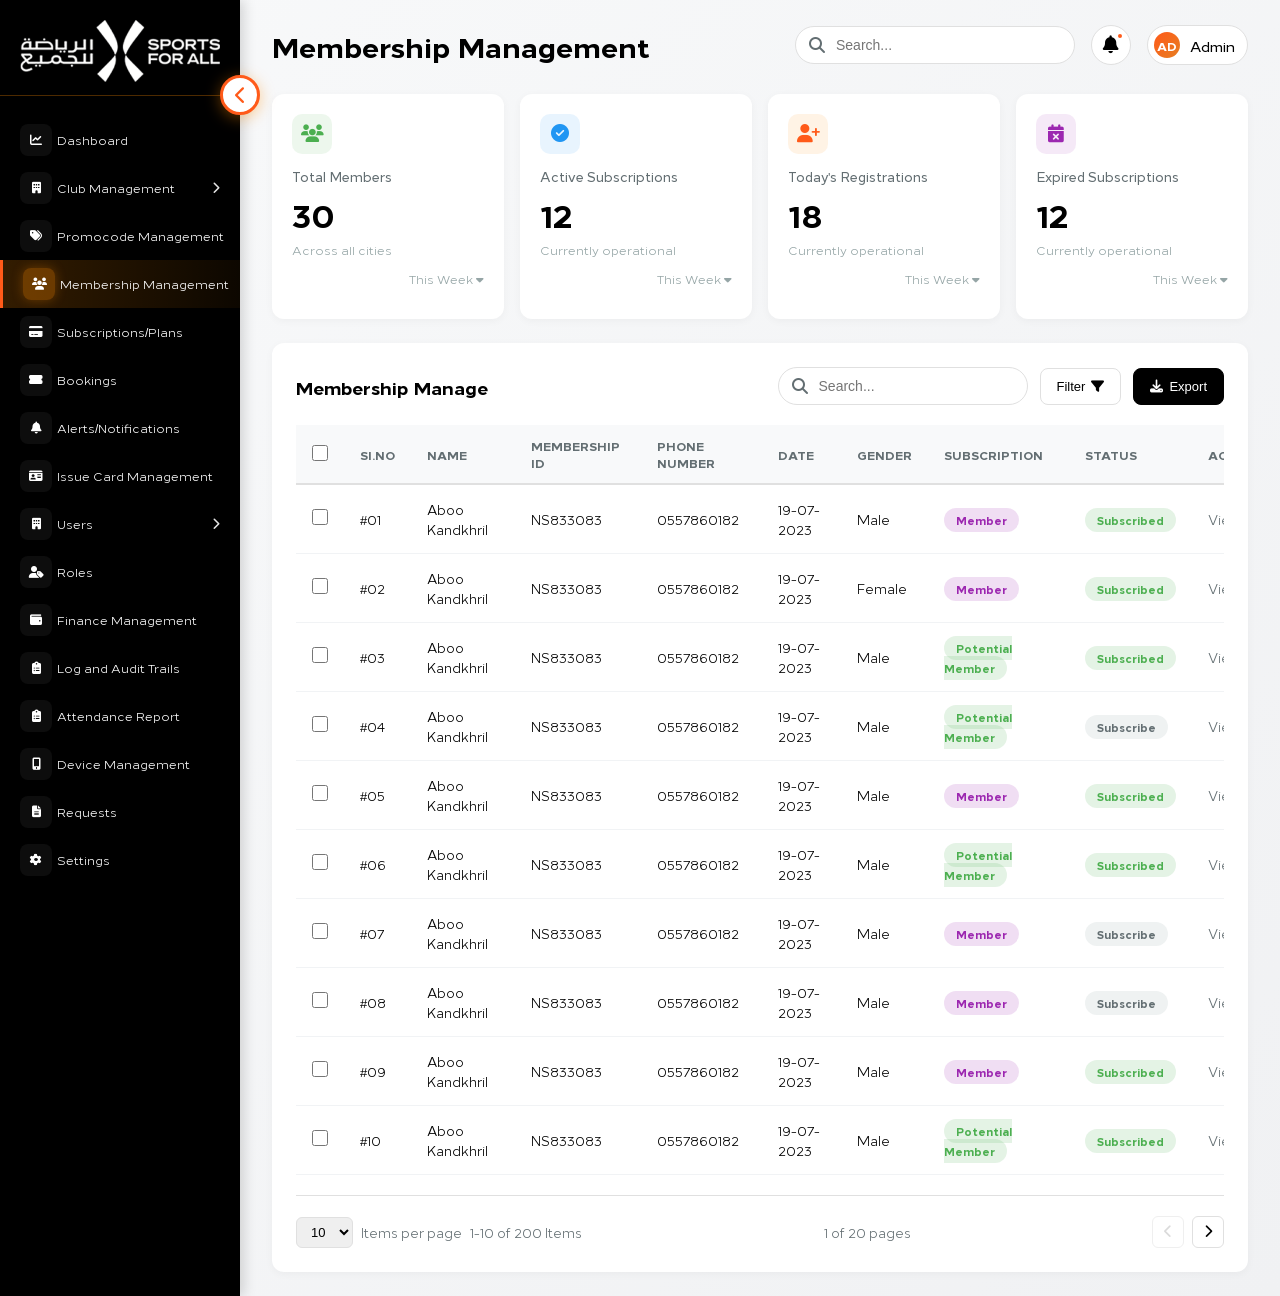
<file: membership_management.html>
<!DOCTYPE html>
<html lang="en">
<head>
    <meta charset="UTF-8">
    <meta name="viewport" content="width=device-width, initial-scale=1.0">
    <title>NCSFA - Membership Management</title>
    <link rel="stylesheet" href="https://cdnjs.cloudflare.com/ajax/libs/font-awesome/6.4.0/css/all.min.css">
    <link rel="stylesheet" href="assets/fonts/webfont/stylesheet.css">
    <link rel="stylesheet" href="assets/fonts/main_font/stylesheet.css">
    <style>
        :root{
            --black-color:#000;
            --orange-color:#FF5A19;
        }

        * {
            margin: 0;
            padding: 0;
            box-sizing: border-box;
        }

        body {
            font-family: 'Loew Next', sans-serif;
            background: linear-gradient(135deg, #f8f9fa 0%, #f0f1f3 100%);
            color: var(--black-color);
            overflow-x: hidden;
            min-height: 100vh;
        }

        .container {
            display: flex;
            min-height: 100vh;
        }

        /* Sidebar Styles (same as index) */
        .sidebar {
            width: 240px;
            background: var(--black-color);
            color: white;
            padding: 20px 0;
            box-shadow: 4px 0 12px rgba(0, 0, 0, 0.15);
            flex-shrink: 0;
            transition: all 0.3s ease;
            position: relative;
        }

        .sidebar.collapsed {
            width: 70px;
        }

        .nav-group { display: block; }
        .nav-group .nav-item { position: relative; }
        .nav-group .nav-item .caret { margin-left: auto; transition: transform 0.25s ease; color: rgba(255,255,255,0.9); font-size: 12px; display:flex; align-items:center; }
        .nav-group.open .nav-item .caret { transform: rotate(90deg); }

        .sub-menu {
            max-height: 0;
            overflow: hidden;
            transition: max-height 0.28s ease;
            margin-left: 4px;
        }
        .nav-group.open .sub-menu { max-height: 600px; }

        .sub-menu a {
            display: flex;
            align-items: center;
            gap: 8px;
            padding: 10px 36px;
            color: white !important;
            text-decoration: none !important;
            font-size: 13px;
            background: transparent;
        }
        .sub-menu a:hover {
            background: rgba(255,140,0,0.08);
        }

        .sidebar.collapsed .sub-menu { display: none !important; }

        .logo {
            padding: 0 20px 8px;
            border-bottom: 1px solid rgba(255, 140, 0, 0.3);
            margin-bottom: 20px;
            transition: all 0.3s ease;
            min-height: 75px; 
        }
        
        .logo img{
            width: 100%;
        }

        .collaps_logo{
            display: none;
        }

        .sidebar.collapsed .collaps_logo{
            display: block;
            width: 100%;
            margin: auto;
        }

        .sidebar.collapsed .main_logo{
            display: none;
        }

        .menu-toggle {
            position: absolute;
            top: 75px;
            right: -20px;
            width: 40px;
            height: 40px;
            background: white;
            border: 3px solid var(--orange-color);
            border-radius: 50%;
            cursor: pointer;
            z-index: 1001;
            display: flex;
            justify-content: center;
            align-items: center;
            transition: all 0.3s;
            box-shadow: 0 3px 15px rgba(255, 140, 0, 0.4);
        }

        .menu-toggle:hover {
            background: var(--orange-color);
            transform: scale(1.15);
            box-shadow: 0 5px 20px rgba(255, 140, 0, 0.6);
        }

        .menu-toggle::before {
            content: '\f053';
            font-family: 'Font Awesome 6 Free';
            font-weight: 900;
            font-size: 18px;
            color: var(--orange-color);
            transition: all 0.3s;
        }

        .menu-toggle:hover::before {
            color: white;
        }

        .sidebar.collapsed .menu-toggle::before {
            content: '\f054';
        }

        .nav-item {
            padding: 8px 20px;
            cursor: pointer;
            transition: all 0.3s ease;
            display: flex;
            align-items: center;
            gap: 5px;
            font-size: 12px;
            white-space: nowrap;
            overflow: hidden;
            position: relative;
            color: white !important;
            text-decoration: none !important;
        }

        .nav-item::before {
            content: '';
            position: absolute;
            left: 0;
            top: 0;
            bottom: 0;
            width: 3px;
            background: var(--orange-color);
            transform: scaleY(0);
            transition: transform 0.3s ease;
        }

        .nav-item:hover {
            background: rgba(255, 140, 0, 0.1);
        }

        .nav-item:hover::before {
            transform: scaleY(1);
        }

        .nav-item.active {
            background: linear-gradient(90deg, rgba(255, 140, 0, 0.2) 0%, rgba(255, 140, 0, 0.05) 100%);
            border-left: 3px solid var(--orange-color);
        }

        .nav-item .icon {
            min-width: 32px;
            height: 32px;
            display: flex;
            align-items: center;
            justify-content: center;
            border-radius: 8px;
            background: rgba(255, 255, 255, 0.05);
            transition: all 0.3s ease;
        }

        .nav-item:hover .icon {
            background: rgba(255, 140, 0, 0.2);
            transform: scale(1.1);
        }

        .nav-item.active .icon {
            background: rgba(255, 140, 0, 0.3);
            box-shadow: 0 0 12px rgba(255, 140, 0, 0.3);
        }

        .nav-item .text {
            transition: all 0.3s ease;
        }

        .sidebar.collapsed .nav-item {
            justify-content: center;
            padding: 12px 10px;
        }

        .sidebar.collapsed .nav-item .text {
            display: none;
        }

        .sidebar.collapsed .nav-item.active {
            border-left: none;
            border-right: 3px solid var(--orange-color);
        }

        .mobile-toggle {
            display: none;
            position: fixed;
            top: 20px;
            left: 20px;
            width: 44px;
            height: 44px;
            background: white;
            border: 1px solid #e0e0e0;
            border-radius: 8px;
            cursor: pointer;
            z-index: 1002;
            flex-direction: column;
            justify-content: center;
            align-items: center;
            gap: 5px;
            transition: all 0.3s;
            box-shadow: 0 2px 8px rgba(0, 0, 0, 0.1);
        }

        .mobile-toggle span {
            width: 22px;
            height: 2px;
            background: var(--black-color);
            border-radius: 2px;
            transition: all 0.3s;
        }

        .sidebar-overlay {
            display: none;
            position: fixed;
            top: 0;
            left: 0;
            width: 100%;
            height: 100%;
            background: rgba(0, 0, 0, 0.5);
            z-index: 998;
            opacity: 0;
            transition: opacity 0.3s;
        }

        .sidebar-overlay.active {
            display: block;
            opacity: 1;
        }

        @media (max-width: 1024px) {
            .mobile-toggle {
                display: flex;
            }

            .menu-toggle {
                display: none;
            }

            .sidebar {
                position: fixed;
                left: -100%;
                top: 0;
                height: 100vh;
                width: 280px;
                z-index: 999;
                transition: left 0.3s ease;
            }

            .sidebar.mobile-active {
                left: 0;
            }
        }

        .main-content {
            flex: 1;
            overflow-y: auto;
            padding: 24px 32px;
            transition: all 0.3s ease;
        }

        @media (max-width: 768px) {
            .main-content {
                padding: 16px;
            }
        }

        .header {
            margin-bottom: 28px;
            display: flex;
            justify-content: space-between;
            align-items: center;
            gap: 20px;
        }

        .header-left h1 {
            font-size: 28px;
            font-weight: 600;
            color: var(--black-color);
        }


        .header-right {
            display: flex;
            align-items: center;
            gap: 16px;
        }

        .search-container {
            position: relative;
            width: 280px;
        }

        .search-input {
            width: 100%;
            padding: 10px 16px 10px 40px;
            border: 1px solid #e0e0e0;
            border-radius: 24px;
            font-size: 14px;
            background: white;
            transition: all 0.3s;
            outline: none;
        }

        .search-icon {
            position: absolute;
            left: 14px;
            top: 50%;
            transform: translateY(-50%);
            color: #636e72;
            font-size: 16px;
        }

        .icon-button {
            width: 40px;
            height: 40px;
            border-radius: 50%;
            background: white;
            border: 1px solid #e0e0e0;
            display: flex;
            align-items: center;
            justify-content: center;
            cursor: pointer;
            transition: all 0.3s;
            position: relative;
            color: var(--black-color);
        }

        .notification-badge {
            position: absolute;
            top: 6px;
            right: 6px;
            width: 8px;
            height: 8px;
            background: var(--orange-color);
            border-radius: 50%;
            border: 2px solid white;
        }

        .profile-section {
            display: flex;
            align-items: center;
            gap: 10px;
            padding: 6px 12px 6px 6px;
            background: white;
            border: 1px solid #e0e0e0;
            border-radius: 24px;
            cursor: pointer;
            transition: all 0.3s;
        }

        .profile-pic {
            width: 26px;
            height: 26px;
            border-radius: 50%;
            background: linear-gradient(135deg, var(--orange-color), #e67e22);
            display: flex;
            align-items: center;
            justify-content: center;
            color: white;
            font-weight: 600;
            font-size: 12px;
        }
        /* Stats Row */
        .stats-row {
            display: grid;
            grid-template-columns: repeat(auto-fit, minmax(200px, 1fr));
            gap: 16px;
            margin-bottom: 24px;
        }

        .stat-box {
            background: white;
            border-radius: 12px;
            padding: 20px;
            box-shadow: 0 2px 8px rgba(0, 0, 0, 0.04);
        }

        .stat-header {
            display: flex;
            align-items: self-start;
            gap: 12px;
            margin-bottom: 12px;
            flex-direction: column;
            justify-content: flex-start;
        }

        .stat-icon {
            width: 40px;
            height: 40px;
            border-radius: 10px;
            display: flex;
            align-items: center;
            justify-content: center;
            font-size: 18px;
        }

        .stat-box:nth-child(1) .stat-icon {
            background: rgba(76, 175, 80, 0.1);
            color: #4caf50;
        }

        .stat-box:nth-child(2) .stat-icon {
            background: rgba(33, 150, 243, 0.1);
            color: #2196f3;
        }

        .stat-box:nth-child(3) .stat-icon {
            background: rgba(255, 140, 0, 0.1);
            color: var(--orange-color);
        }

        .stat-box:nth-child(4) .stat-icon {
            background: rgba(156, 39, 176, 0.1);
            color: #9c27b0;
        }

        .stat-content h3 {
            font-size: 13px;
            color: #636e72;
            font-weight: 500;
            margin-bottom: 4px;
        }

        .stat-content .stat-number {
            font-size: 32px;
            font-weight: 700;
            color: var(--black-color);
            margin-bottom: 4px;
        }

        .stat-content p {
            font-size: 12px;
            color: #95a5a6;
        }

        .stat-dropdown {
            font-size: 12px;
            color: #95a5a6;
            margin-left: auto;
        }

        /* Table Section */
        .table-section {
            background: white;
            border-radius: 12px;
            padding: 24px;
            box-shadow: 0 2px 8px rgba(0, 0, 0, 0.04);
        }

        .table-header {
            display: flex;
            justify-content: space-between;
            align-items: center;
            margin-bottom: 20px;
            flex-wrap: wrap;
            gap: 16px;
        }

        .table-title {
            font-size: 18px;
            font-weight: 600;
            color: var(--black-color);
        }


        .table-actions {
            display: flex;
            gap: 12px;
            align-items: center;
        }

        .filter-btn, .view-btn, .export-btn {
            padding: 10px 16px;
            border-radius: 8px;
            border: 1px solid #e0e0e0;
            background: white;
            cursor: pointer;
            font-size: 13px;
            display: flex;
            align-items: center;
            gap: 6px;
            transition: all 0.3s;
        }

        .filter-btn:hover, .view-btn:hover {
            border-color: var(--orange-color);
            color: var(--orange-color);
        }

        .export-btn {
            background: var(--black-color);
            color: white;
            border-color: var(--black-color);
        }

        .export-btn:hover {
            background: var(--orange-color);
            border-color: var(--orange-color);
        }

        /* Table */
        .table-container {
            overflow-x: auto;
        }

        table {
            width: 100%;
            border-collapse: collapse;
            min-width: 1000px;
        }

        thead {
            background: #f8f9fa;
            border-bottom: 2px solid #e0e0e0;
        }

        th {
            padding: 12px 16px;
            text-align: left;
            font-size: 12px;
            font-weight: 600;
            color: #636e72;
            text-transform: uppercase;
        }

        th:first-child {
            width: 40px;
        }

        tbody tr {
            border-bottom: 1px solid #f1f3f5;
            transition: all 0.3s;
        }

        tbody tr:hover {
            background: #f8f9fa;
        }

        td {
            padding: 14px 16px;
            font-size: 13px;
            color: var(--black-color);
        }

        .checkbox {
            width: 16px;
            height: 16px;
            cursor: pointer;
        }



        .subscription-badge {
            padding: 4px 12px;
            border-radius: 12px;
            font-size: 11px;
            font-weight: 600;
        }

        .subscription-badge.potential {
            background: rgba(76, 175, 80, 0.15);
            color: #4caf50;
        }

        .subscription-badge.member {
            background: rgba(156, 39, 176, 0.15);
            color: #9c27b0;
        }

        .status-badge {
            padding: 4px 12px;
            border-radius: 12px;
            font-size: 11px;
            font-weight: 600;
        }

        .status-badge.subscribed {
            background: rgba(76, 175, 80, 0.15);
            color: #4caf50;
        }

        .status-badge.subscribe {
            background: rgba(149, 165, 166, 0.15);
            color: #636e72;
        }

        .actions-cell {
            display: flex;
            align-items: center;
            gap: 8px;
        }

        .view-link {
            color: #636e72;
            text-decoration: none;
            display: flex;
            align-items: center;
            gap: 4px;
            font-size: 13px;
            transition: all 0.3s;
        }

        .view-link:hover {
            color: var(--orange-color);
        }

        .more-btn {
            background: none;
            border: none;
            cursor: pointer;
            font-size: 16px;
            color: #636e72;
            padding: 4px;
        }

        /* Pagination */
        .pagination {
            display: flex;
            justify-content: space-between;
            align-items: center;
            margin-top: 20px;
            padding-top: 20px;
            border-top: 1px solid #e0e0e0;
        }

        .items-per-page {
            display: flex;
            align-items: center;
            gap: 8px;
            font-size: 13px;
            color: #636e72;
        }

        .items-per-page select {
            padding: 6px 10px;
            border: 1px solid #e0e0e0;
            border-radius: 6px;
            font-size: 13px;
            outline: none;
        }

        .pagination-info {
            font-size: 13px;
            color: #636e72;
        }

        .pagination-controls {
            display: flex;
            gap: 8px;
        }

        .page-btn {
            width: 32px;
            height: 32px;
            border: 1px solid #e0e0e0;
            background: white;
            border-radius: 6px;
            cursor: pointer;
            display: flex;
            align-items: center;
            justify-content: center;
            transition: all 0.3s;
        }

        .page-btn:hover {
            border-color: var(--orange-color);
            color: var(--orange-color);
        }

        .page-btn:disabled {
            opacity: 0.5;
            cursor: not-allowed;
        }

        @media (max-width: 768px) {
            .header {
                flex-direction: column;
                align-items: flex-start;
                padding-top: 60px;
            }

            .table-header {
                flex-direction: column;
                align-items: flex-start;
            }

            .table-actions {
                width: 100%;
                flex-wrap: wrap;
            }
        }

               .nav-group { display: block; }
        .nav-group .nav-item { position: relative; }
        .nav-group .nav-item .caret { margin-left: auto; transition: transform 0.25s ease; color: rgba(255,255,255,0.9); font-size: 12px; display:flex; align-items:center; }
        .nav-group.open .nav-item .caret { transform: rotate(90deg); }

        .sub-menu {
            max-height: 0;
            overflow: hidden;
            transition: max-height 0.28s ease;
            margin-left: 4px;
        }
        .nav-group.open .sub-menu { max-height: 600px; /* enough for a few items */ }

        .sub-menu a {
            display: flex;
            align-items: center;
            gap: 8px;
            padding: 10px 36px;
            color: white !important;
            text-decoration: none !important;
            font-size: 13px;
            background: transparent;
        }
        .sub-menu a:hover {
            background: rgba(255,140,0,0.08);
        }

        .profile-name {
            font-size: 14px;
            font-weight: 500;
            color: var(--black-color);
            white-space: nowrap;
        }

        /* hide submenu when sidebar is collapsed */
        .sidebar.collapsed .sub-menu { display: none !important; }

    </style>
</head>
<body>
    <button class="mobile-toggle" id="mobileToggle">
        <span></span>
        <span></span>
        <span></span>
    </button>

    <div class="sidebar-overlay" id="sidebarOverlay"></div>

    <div class="container">
      <div class="sidebar" id="sidebar">
            <button class="menu-toggle" id="menuToggle"></button>
            
            <div class="logo">
                <img class="main_logo" src="assets/img/logo.png" alt="">
                <img class="collaps_logo" src="assets/img/logo_fav.png" alt="">
            </div>
            <a href="index.html" class="nav-item ">
                    <span class="icon"><i class="fas fa-chart-line"></i></span>
                    <span class="text">Dashboard</span>
                </a>

                 <div class="nav-group">
                    <a href="#" class="nav-item nav-toggle">
                        <span class="icon"><i class="fas fa-building"></i></span>
                        <span class="text">Club Management</span>
                        <span class="caret"><i class="fas fa-chevron-right"></i></span>
                    </a>
                    <div class="sub-menu">
                       <!-- <a href="#" class="nav-item active" data-page="dashboard">
                        <i class="fas fa-home"></i>
                        <span>Dashboard</span>
                            </a> -->
                     <a href="club_management.html" class="nav-item" data-page="clubs">
                            <i class="fas fa-building"></i>
                            <span>Clubs</span>
                        </a>
                        <a href="facilities-page.html" class="nav-item" data-page="facilities">
                            <i class="fas fa-door-open"></i>
                            <span>Facilities</span>
                        </a>
                        <a href="activity_master.html" class="nav-item" data-page="activities">
                            <i class="fas fa-running"></i>
                            <span>Activities</span>
                        </a>
                         <a href="location_master.html" class="nav-item" data-page="locationmaster">
                            <i class="fas fa-map-marker-alt"></i>
                            <span>Location Master</span>
                        </a>
    
                        
                    </div>
                </div>


                <a href="promocode_management.html" class="nav-item">
                <span class="icon"><i class="fas fa-tags"></i></span>
                <span class="text">Promocode Management</span>
                </a>

               
                <a href="membership_management.html" class="nav-item active">
                    <span class="icon"><i class="fas fa-users"></i></span>
                    <span class="text">Membership Management</span>
                </a>

                <a href="subscription.html" class="nav-item">
                    <span class="icon"><i class="fas fa-credit-card"></i></span>
                    <span class="text">Subscriptions/Plans</span>
                </a>

                   <a href="subscription.html" class="nav-item">
                    <span class="icon"><i class="fas fa-ticket-alt"></i></span>
                    <span class="text">Bookings</span>
                    </a>

                     <a href="subscription.html" class="nav-item">
                        <span class="icon"><i class="fas fa-bell"></i></span>
                        <span class="text">Alerts/Notifications</span>
                        </a>

                      <a href="subscription.html" class="nav-item">
                        <span class="icon"><i class="fas fa-id-card"></i></span>
                        <span class="text">Issue Card Management</span>
                        </a>

                    <div class="nav-group">
                    <a href="#" class="nav-item nav-toggle">
                        <span class="icon"><i class="fas fa-building"></i></span>
                        <span class="text">Users</span>
                        <span class="caret"><i class="fas fa-chevron-right"></i></span>
                    </a>
                    <div class="sub-menu">
                         <a href="#" class="nav-item" data-page="trainer">
                        <i class="fas fa-user-shield"></i>
                        <span>Administrators</span>
                        </a>


                        <a href="#" class="nav-item" data-page="traner">
                            <i class="fas fa-running"></i>
                            <span>Trainers</span>
                        </a> 

                        <a href="#" class="nav-item" data-page="traner">
                            <i class="fas fa-hands-helping"></i>
                            <span>Volunteer</span>
                        </a> 
                       
                    </div>
                </div>

                    <a href="subscription.html" class="nav-item">
                    <span class="icon"><i class="fas fa-user-tag"></i></span>
                    <span class="text">Roles</span>
                    </a>

                     <a href="subscription.html" class="nav-item">
                    <span class="icon"><i class="fas fa-wallet"></i></span>
                    <span class="text">Finance Management</span>
                    </a>

                          <a href="subscription.html" class="nav-item">
                        <span class="icon"><i class="fas fa-clipboard-list"></i></span>
                        <span class="text">Log and Audit Trails</span>
                        </a>


        

                <a href="attendance-report.html" class="nav-item">
                    <span class="icon"><i class="fas fa-clipboard-list"></i></span>
                    <span class="text">Attendance Report</span>
                </a>


                <a href="device-management.html" class="nav-item">
                    <span class="icon"><i class="fas fa-mobile-alt"></i></span>
                    <span class="text">Device Management</span>
                </a>



                <a href="requests.html" class="nav-item">
                    <span class="icon"><i class="fas fa-file-alt"></i></span>
                    <span class="text">Requests</span>
                </a>

                <a href="settings.html" class="nav-item">
                    <span class="icon"><i class="fas fa-cog"></i></span>
                    <span class="text">Settings</span>
                </a>

        </div>

        <div class="main-content">
            <div class="header">
                <div class="header-left">
                    <h1><span>Membership</span> Management</h1>
                </div>
                <div class="header-right">
                    <div class="search-container">
                        <i class="fas fa-search search-icon"></i>
                        <input type="text" class="search-input" placeholder="Search..." id="searchInput">
                    </div>
                    <button class="icon-button">
                        <i class="fas fa-bell" style="font-size: 18px;"></i>
                        <span class="notification-badge"></span>
                    </button>
                    <div class="profile-section">
                        <div class="profile-pic">AD</div>
                        <span class="profile-name">Admin</span>
                    </div>
                </div>
            </div>

            <!-- Stats Row -->
            <div class="stats-row">
                <div class="stat-box">
                    <div class="stat-header">
                        <div class="stat-icon">
                            <i class="fas fa-users"></i>
                        </div>
                        <div class="stat-content">
                            <h3>Total Members</h3>
                            <div class="stat-number">30</div>
                            <p>Across all cities</p>
                        </div>
                        <div class="stat-dropdown">This Week <i class="fas fa-caret-down"></i></div>
                    </div>
                </div>

                <div class="stat-box">
                    <div class="stat-header">
                        <div class="stat-icon">
                            <i class="fas fa-check-circle"></i>
                        </div>
                        <div class="stat-content">
                            <h3>Active Subscriptions</h3>
                            <div class="stat-number">12</div>
                            <p>Currently operational</p>
                        </div>
                        <div class="stat-dropdown">This Week <i class="fas fa-caret-down"></i></div>
                    </div>
                </div>

                <div class="stat-box">
                    <div class="stat-header">
                        <div class="stat-icon">
                            <i class="fas fa-user-plus"></i>
                        </div>
                        <div class="stat-content">
                            <h3>Today's Registrations</h3>
                            <div class="stat-number">18</div>
                            <p>Currently operational</p>
                        </div>
                        <div class="stat-dropdown">This Week <i class="fas fa-caret-down"></i></div>
                    </div>
                </div>

                <div class="stat-box">
                    <div class="stat-header">
                        <div class="stat-icon">
                            <i class="fas fa-calendar-times"></i>
                        </div>
                        <div class="stat-content">
                            <h3>Expired Subscriptions</h3>
                            <div class="stat-number">12</div>
                            <p>Currently operational</p>
                        </div>
                        <div class="stat-dropdown">This Week <i class="fas fa-caret-down"></i></div>
                    </div>
                </div>
            </div>

            <!-- Table Section -->
            <div class="table-section">
                <div class="table-header">
                    <h2 class="table-title"><span>Membership</span> Manage</h2>
                    <div class="table-actions">
                        <div class="search-container" style="width: 250px;">
                            <i class="fas fa-search search-icon"></i>
                            <input type="text" class="search-input" placeholder="Search..." id="tableSearch">
                        </div>
                        <button class="filter-btn">
                            Filter <i class="fas fa-filter"></i>
                        </button>
                        <button class="export-btn">
                            <i class="fas fa-download"></i> Export
                        </button>
                    </div>
                </div>

                <div class="table-container">
                    <table id="membersTable">
                        <thead>
                            <tr>
                                <th><input type="checkbox" class="checkbox" id="selectAll"></th>
                                <th>SI.No</th>
                                <th>Name</th>
                                <th><span class="membership-badge">Membership</span> ID</th>
                                <th>Phone Number</th>
                                <th>Date</th>
                                <th>Gender</th>
                                <th>Subscription</th>
                                <th>Status</th>
                                <th>Actions</th>
                            </tr>
                        </thead>
                        <tbody id="tableBody">
                            <!-- Rows will be dynamically inserted -->
                        </tbody>
                    </table>
                </div>

                <div class="pagination">
                    <div class="items-per-page">
                        <select id="itemsPerPage">
                            <option value="10">10</option>
                            <option value="20">20</option>
                            <option value="50">50</option>
                        </select>
                        <span>Items per page</span>
                        <span id="itemsInfo">1-10 of 200 Items</span>
                    </div>
                    <div class="pagination-info">
                        <span id="pageInfo">1 of 44 pages</span>
                    </div>
                    <div class="pagination-controls">
                        <button class="page-btn" id="prevPage">
                            <i class="fas fa-chevron-left"></i>
                        </button>
                        <button class="page-btn" id="nextPage">
                            <i class="fas fa-chevron-right"></i>
                        </button>
                    </div>
                </div>
            </div>
        </div>
    </div>

    <script>
        // Sample Data
        const members = [];
        for (let i = 1; i <= 200; i++) {
            const subscriptionTypes = ['Potential Member', 'Member'];
            const statuses = ['Subscribed', 'Subscribe'];
            const genders = ['Male', 'Female'];
            
            members.push({
                id: i,
                name: 'Aboo Kandkhril',
                membershipId: 'NS833083',
                phone: '0557860182',
                date: '19-07-2023',
                gender: genders[Math.floor(Math.random() * genders.length)],
                subscription: subscriptionTypes[Math.floor(Math.random() * subscriptionTypes.length)],
                status: statuses[Math.floor(Math.random() * statuses.length)]
            });
        }

        let currentPage = 1;
        let itemsPerPage = 10;
        let filteredMembers = [...members];

        // Sidebar functionality
        const mobileToggle = document.getElementById('mobileToggle');
        const menuToggle = document.getElementById('menuToggle');
        const sidebar = document.getElementById('sidebar');
        const sidebarOverlay = document.getElementById('sidebarOverlay');

        menuToggle.addEventListener('click', function() {
            sidebar.classList.toggle('collapsed');
        });

        mobileToggle.addEventListener('click', function() {
            mobileToggle.classList.toggle('active');
            sidebar.classList.toggle('mobile-active');
            sidebarOverlay.classList.toggle('active');
        });

        sidebarOverlay.addEventListener('click', function() {
            mobileToggle.classList.remove('active');
            sidebar.classList.remove('mobile-active');
            sidebarOverlay.classList.remove('active');
        });

        const navItems = document.querySelectorAll('.nav-item');
        navItems.forEach(item => {
            item.addEventListener('click', function(e) {
                if (item.classList.contains('nav-toggle')) {
                    e.preventDefault();
                    const group = item.parentElement;
                    group.classList.toggle('open');
                    return;
                }

                if (window.innerWidth <= 1024) {
                    mobileToggle.classList.remove('active');
                    sidebar.classList.remove('mobile-active');
                    sidebarOverlay.classList.remove('active');
                }
            });
        });

        window.addEventListener('resize', function() {
            if (window.innerWidth > 1024) {
                sidebar.classList.remove('mobile-active');
                sidebarOverlay.classList.remove('active');
                mobileToggle.classList.remove('active');
            } else {
                sidebar.classList.remove('collapsed');
            }
        });

        // Render Table
        function renderTable() {
            const tableBody = document.getElementById('tableBody');
            tableBody.innerHTML = '';

            const startIndex = (currentPage - 1) * itemsPerPage;
            const endIndex = startIndex + itemsPerPage;
            const pageMembers = filteredMembers.slice(startIndex, endIndex);

            pageMembers.forEach((member, index) => {
                const row = document.createElement('tr');
                row.innerHTML = `
                    <td><input type="checkbox" class="checkbox"></td>
                    <td>#${String(member.id).padStart(2, '0')}</td>
                    <td>${member.name}</td>
                    <td>${member.membershipId}</td>
                    <td>${member.phone}</td>
                    <td>${member.date}</td>
                    <td>${member.gender}</td>
                    <td>
                        <span class="subscription-badge ${member.subscription === 'Potential Member' ? 'potential' : 'member'}">
                            ${member.subscription}
                        </span>
                    </td>
                    <td>
                        <span class="status-badge ${member.status.toLowerCase()}">
                            ${member.status}
                        </span>
                    </td>
                    <td>
                        <div class="actions-cell">
                            <a href="#" class="view-link">
                                View <i class="fas fa-eye"></i>
                            </a>
                            <button class="more-btn">
                                <i class="fas fa-ellipsis-v"></i>
                            </button>
                        </div>
                    </td>
                `;
                tableBody.appendChild(row);
            });

            updatePaginationInfo();
        }

        // Update Pagination Info
        function updatePaginationInfo() {
            const totalItems = filteredMembers.length;
            const totalPages = Math.ceil(totalItems / itemsPerPage);
            const startIndex = (currentPage - 1) * itemsPerPage + 1;
            const endIndex = Math.min(currentPage * itemsPerPage, totalItems);

            document.getElementById('itemsInfo').textContent = `${startIndex}-${endIndex} of ${totalItems} Items`;
            document.getElementById('pageInfo').textContent = `${currentPage} of ${totalPages} pages`;

            document.getElementById('prevPage').disabled = currentPage === 1;
            document.getElementById('nextPage').disabled = currentPage === totalPages;
        }

        // Items Per Page Change
        document.getElementById('itemsPerPage').addEventListener('change', (e) => {
            itemsPerPage = parseInt(e.target.value);
            currentPage = 1;
            renderTable();
        });

        // Pagination Controls
        document.getElementById('prevPage').addEventListener('click', () => {
            if (currentPage > 1) {
                currentPage--;
                renderTable();
            }
        });

        document.getElementById('nextPage').addEventListener('click', () => {
            const totalPages = Math.ceil(filteredMembers.length / itemsPerPage);
            if (currentPage < totalPages) {
                currentPage++;
                renderTable();
            }
        });

        // Select All Checkbox
        document.getElementById('selectAll').addEventListener('change', (e) => {
            const checkboxes = document.querySelectorAll('#tableBody .checkbox');
            checkboxes.forEach(cb => cb.checked = e.target.checked);
        });

        // Search Functionality
        const tableSearch = document.getElementById('tableSearch');
        tableSearch.addEventListener('input', (e) => {
            const searchTerm = e.target.value.toLowerCase();
            
            filteredMembers = members.filter(member => {
                return member.name.toLowerCase().includes(searchTerm) ||
                       member.membershipId.toLowerCase().includes(searchTerm) ||
                       member.phone.includes(searchTerm) ||
                       member.subscription.toLowerCase().includes(searchTerm);
            });

            currentPage = 1;
            renderTable();
        });

        // Header Search
        const headerSearch = document.getElementById('searchInput');
        headerSearch.addEventListener('input', (e) => {
            const searchTerm = e.target.value.toLowerCase();
            
            filteredMembers = members.filter(member => {
                return member.name.toLowerCase().includes(searchTerm) ||
                       member.membershipId.toLowerCase().includes(searchTerm) ||
                       member.phone.includes(searchTerm);
            });

            currentPage = 1;
            renderTable();
        });

        // Initial Render
        renderTable();
    </script>
</body>
</html>
</file>
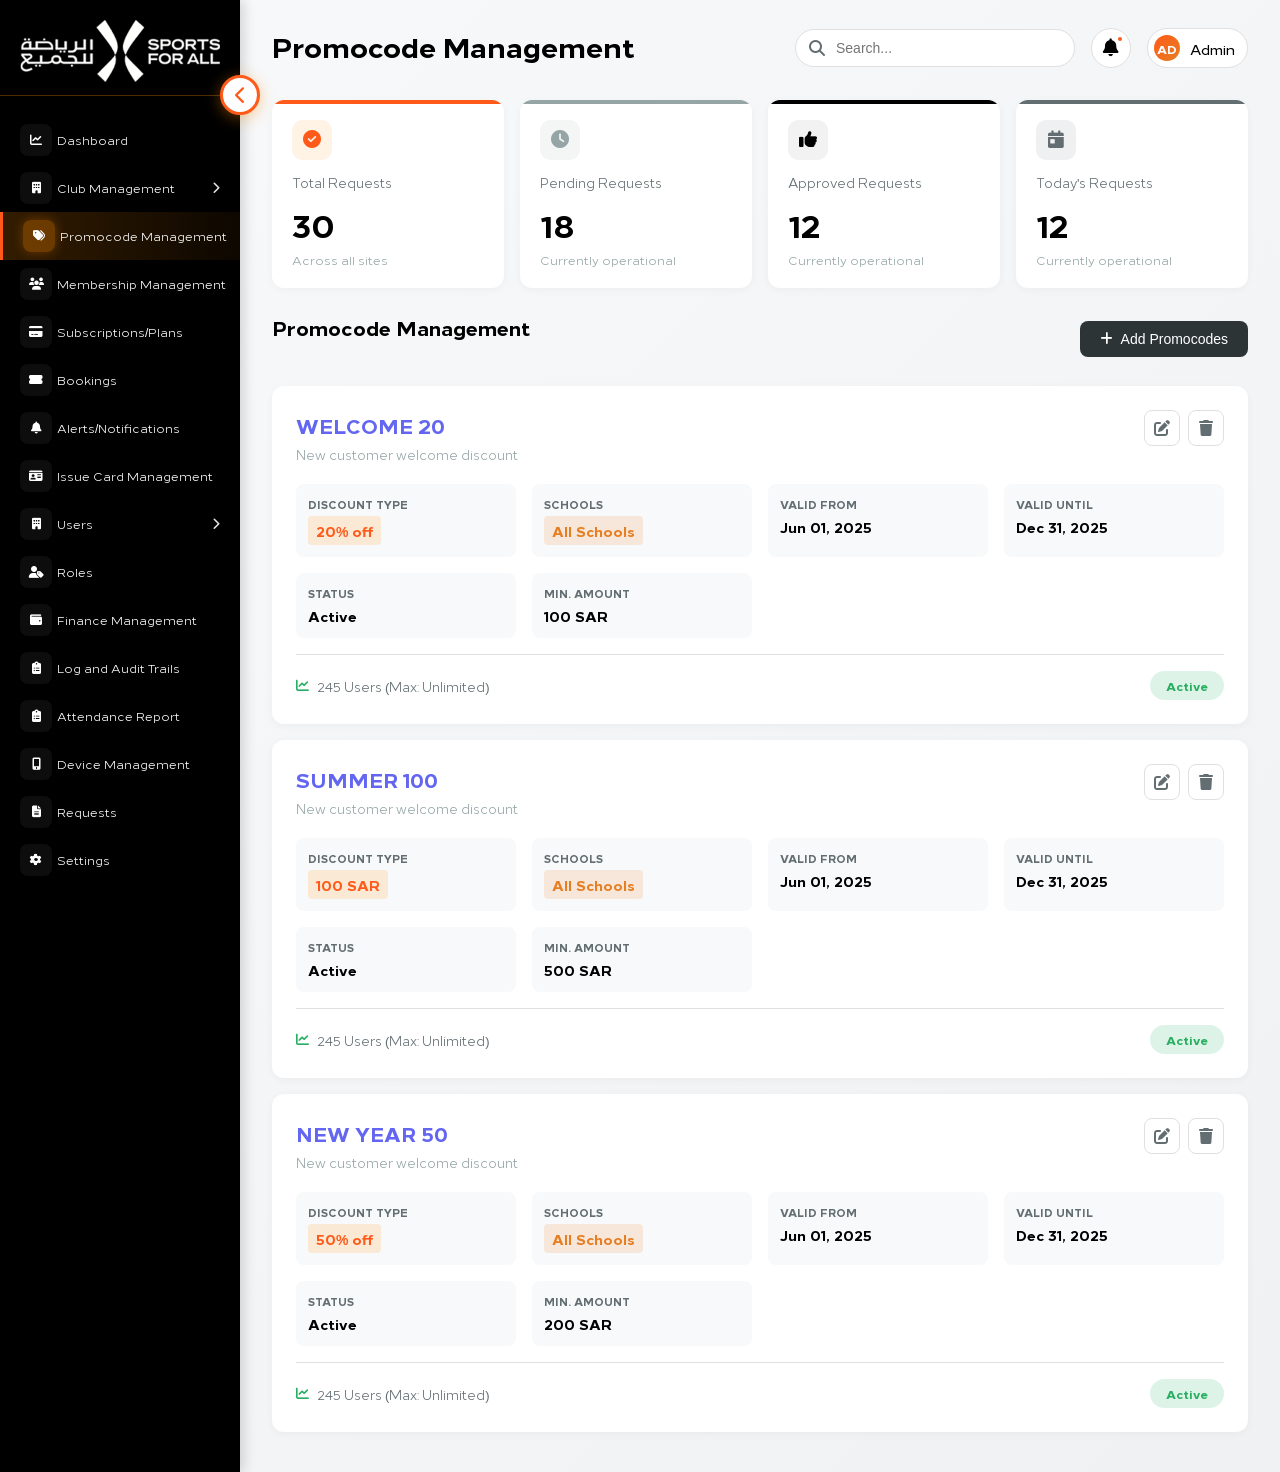
<file: promocode_management.html>
<!DOCTYPE html>
<html lang="en">
<head>
    <meta charset="UTF-8">
    <meta name="viewport" content="width=device-width, initial-scale=1.0">
    <title>NCSFA - Promocode Management</title>
    <link rel="stylesheet" href="https://cdnjs.cloudflare.com/ajax/libs/font-awesome/6.4.0/css/all.min.css">
    <link rel="stylesheet" href="assets/fonts/webfont/stylesheet.css">
    <link rel="stylesheet" href="assets/fonts/main_font/stylesheet.css">
    <style>
        :root{
            --black-color:#000;
            --orange-color:#FF5A19;
        }

        * {
            margin: 0;
            padding: 0;
            box-sizing: border-box;
        }

        .sar-symbol {
            font-family: 'Untitled2' !important;
            vertical-align: middle;
            margin-right: 0.25em;
            font-size: 22px
        }

        body {
            font-family: 'Loew Next', sans-serif;
            background: linear-gradient(135deg, #f8f9fa 0%, #f0f1f3 100%);
            color: var(--black-color);
            overflow-x: hidden;
            min-height: 100vh;
        }

        .container {
            display: flex;
            min-height: 100vh;
        }

        .sidebar {
            width: 240px;
            background: var(--black-color);
            color: white;
            padding: 20px 0;
            box-shadow: 4px 0 12px rgba(0, 0, 0, 0.15);
            flex-shrink: 0;
            transition: all 0.3s ease;
            position: relative;
        }

        .sidebar.collapsed {
            width: 70px;
        }

        .nav-group { display: block; }
        .nav-group .nav-item { position: relative; }
        .nav-group .nav-item .caret { margin-left: auto; transition: transform 0.25s ease; color: rgba(255,255,255,0.9); font-size: 12px; display:flex; align-items:center; }
        .nav-group.open .nav-item .caret { transform: rotate(90deg); }

        .sub-menu {
            max-height: 0;
            overflow: hidden;
            transition: max-height 0.28s ease;
            margin-left: 4px;
        }
        .nav-group.open .sub-menu { max-height: 600px; }

        .sub-menu a {
            display: flex;
            align-items: center;
            gap: 8px;
            padding: 10px 36px;
            color: white !important;
            text-decoration: none !important;
            font-size: 13px;
            background: transparent;
        }
        .sub-menu a:hover {
            background: rgba(255,140,0,0.08);
        }

        .sidebar.collapsed .sub-menu { display: none !important; }

        .logo {
            padding: 0 20px 8px;
            border-bottom: 1px solid rgba(255, 140, 0, 0.3);
            margin-bottom: 20px;
            transition: all 0.3s ease;
            min-height: 75px; 
        }
        
        .logo img{
            width: 100%;
        }

        .collaps_logo{
            display: none;
        }

        .sidebar.collapsed .collaps_logo{
            display: block;
            width: 100%;
            margin: auto;
        }

        .sidebar.collapsed .main_logo{
            display: none;
        }

        .menu-toggle {
            position: absolute;
            top: 75px;
            right: -20px;
            width: 40px;
            height: 40px;
            background: white;
            border: 3px solid var(--orange-color);
            border-radius: 50%;
            cursor: pointer;
            z-index: 1001;
            display: flex;
            justify-content: center;
            align-items: center;
            transition: all 0.3s;
            box-shadow: 0 3px 15px rgba(255, 140, 0, 0.4);
        }

        .menu-toggle:hover {
            background: var(--orange-color);
            transform: scale(1.15);
            box-shadow: 0 5px 20px rgba(255, 140, 0, 0.6);
        }

        .menu-toggle::before {
            content: '\f053';
            font-family: 'Font Awesome 6 Free';
            font-weight: 900;
            font-size: 18px;
            color: var(--orange-color);
            transition: all 0.3s;
        }

        .menu-toggle:hover::before {
            color: white;
        }

        .sidebar.collapsed .menu-toggle::before {
            content: '\f054';
        }

        .nav-item {
            padding: 8px 20px;
            cursor: pointer;
            transition: all 0.3s ease;
            display: flex;
            align-items: center;
            gap: 5px;
            font-size: 12px;
            white-space: nowrap;
            overflow: hidden;
            position: relative;
            color: white !important;
            text-decoration: none !important;
        }

        .nav-item::before {
            content: '';
            position: absolute;
            left: 0;
            top: 0;
            bottom: 0;
            width: 3px;
            background: var(--orange-color);
            transform: scaleY(0);
            transition: transform 0.3s ease;
        }

        .nav-item:hover {
            background: rgba(255, 140, 0, 0.1);
        }

        .nav-item:hover::before {
            transform: scaleY(1);
        }

        .nav-item.active {
            background: linear-gradient(90deg, rgba(255, 140, 0, 0.2) 0%, rgba(255, 140, 0, 0.05) 100%);
            border-left: 3px solid var(--orange-color);
        }

        .nav-item .icon {
            min-width: 32px;
            height: 32px;
            display: flex;
            align-items: center;
            justify-content: center;
            border-radius: 8px;
            background: rgba(255, 255, 255, 0.05);
            transition: all 0.3s ease;
        }

        .nav-item:hover .icon {
            background: rgba(255, 140, 0, 0.2);
            transform: scale(1.1);
        }

        .nav-item.active .icon {
            background: rgba(255, 140, 0, 0.3);
            box-shadow: 0 0 12px rgba(255, 140, 0, 0.3);
        }

        .nav-item .text {
            transition: all 0.3s ease;
        }

        .sidebar.collapsed .nav-item {
            justify-content: center;
            padding: 12px 10px;
        }

        .sidebar.collapsed .nav-item .text {
            display: none;
        }

        .sidebar.collapsed .nav-item.active {
            border-left: none;
            border-right: 3px solid var(--orange-color);
        }

        .mobile-toggle {
            display: none;
            position: fixed;
            top: 20px;
            left: 20px;
            width: 44px;
            height: 44px;
            background: white;
            border: 1px solid #e0e0e0;
            border-radius: 8px;
            cursor: pointer;
            z-index: 1002;
            flex-direction: column;
            justify-content: center;
            align-items: center;
            gap: 5px;
            transition: all 0.3s;
            box-shadow: 0 2px 8px rgba(0, 0, 0, 0.1);
        }

        .mobile-toggle:hover {
            background: #f8f9fa;
            border-color: var(--orange-color);
        }

        .mobile-toggle span {
            width: 22px;
            height: 2px;
            background: var(--black-color);
            border-radius: 2px;
            transition: all 0.3s;
        }

        .mobile-toggle.active span:nth-child(1) {
            transform: rotate(45deg) translate(5px, 5px);
            background: var(--orange-color);
        }

        .mobile-toggle.active span:nth-child(2) {
            opacity: 0;
        }

        .mobile-toggle.active span:nth-child(3) {
            transform: rotate(-45deg) translate(7px, -7px);
            background: var(--orange-color);
        }

        .sidebar-overlay {
            display: none;
            position: fixed;
            top: 0;
            left: 0;
            width: 100%;
            height: 100%;
            background: rgba(0, 0, 0, 0.5);
            z-index: 998;
            opacity: 0;
            transition: opacity 0.3s;
        }

        .sidebar-overlay.active {
            display: block;
            opacity: 1;
        }

        @media (max-width: 1024px) {
            .mobile-toggle {
                display: flex;
            }

            .menu-toggle {
                display: none;
            }

            .sidebar {
                position: fixed;
                left: -100%;
                top: 0;
                height: 100vh;
                width: 280px;
                z-index: 999;
                transition: left 0.3s ease;
            }

            .sidebar.mobile-active {
                left: 0;
            }

            .sidebar.collapsed {
                width: 280px;
            }
        }

        .main-content {
            flex: 1;
            overflow-y: auto;
            padding: 24px 32px;
            transition: all 0.3s ease;
        }

        @media (max-width: 768px) {
            .main-content {
                padding: 16px;
            }
        }

        .header {
            margin-bottom: 28px;
            display: flex;
            justify-content: space-between;
            align-items: center;
            gap: 20px;
        }

        @media (max-width: 768px) {
            .header {
                margin-bottom: 20px;
                flex-direction: column;
                align-items: flex-start;
                padding-top: 60px;
            }
        }

        .header-left {
            flex: 1;
        }

        .header h1 {
            font-size: 28px;
            font-weight: 600;
            color: var(--black-color);
            margin-bottom: 6px;
        }

        .header-right {
            display: flex;
            align-items: center;
            gap: 16px;
        }

        @media (max-width: 768px) {
            .header-right {
                width: 100%;
                justify-content: space-between;
            }
        }

        .search-container {
            position: relative;
            width: 280px;
        }

        @media (max-width: 768px) {
            .search-container {
                width: 100%;
            }
        }

        .search-input {
            width: 100%;
            padding: 10px 16px 10px 40px;
            border: 1px solid #e0e0e0;
            border-radius: 24px;
            font-size: 14px;
            background: white;
            transition: all 0.3s;
            outline: none;
        }

        .search-input:focus {
            border-color: var(--orange-color);
            box-shadow: 0 0 0 3px rgba(255, 140, 0, 0.1);
        }

        .search-icon {
            position: absolute;
            left: 14px;
            top: 50%;
            transform: translateY(-50%);
            color: #636e72;
            font-size: 16px;
        }

        .icon-button {
            width: 40px;
            height: 40px;
            border-radius: 50%;
            background: white;
            border: 1px solid #e0e0e0;
            display: flex;
            align-items: center;
            justify-content: center;
            cursor: pointer;
            transition: all 0.3s;
            position: relative;
            color: var(--black-color);
        }

        .icon-button:hover {
            background: #f8f9fa;
            border-color: var(--orange-color);
        }

        .notification-badge {
            position: absolute;
            top: 6px;
            right: 6px;
            width: 8px;
            height: 8px;
            background: var(--orange-color);
            border-radius: 50%;
            border: 2px solid white;
        }

        .profile-section {
            display: flex;
            align-items: center;
            gap: 10px;
            padding: 6px 12px 6px 6px;
            background: white;
            border: 1px solid #e0e0e0;
            border-radius: 24px;
            cursor: pointer;
            transition: all 0.3s;
        }

        .profile-section:hover {
            border-color: var(--orange-color);
            box-shadow: 0 2px 8px rgba(255, 140, 0, 0.1);
        }

        .profile-pic {
            width: 26px;
            height: 26px;
            border-radius: 50%;
            background: linear-gradient(135deg, var(--orange-color), #e67e22);
            display: flex;
            align-items: center;
            justify-content: center;
            color: white;
            font-weight: 600;
            font-size: 12px;
        }
        .profile-name {
            font-size: 14px;
            font-weight: 500;
            color: var(--black-color);
            white-space: nowrap;
        }

        @media (max-width: 768px) {
            .profile-name {
                display: none;
            }
        }

        /* Promocode Specific Styles */
        .page-title {
            font-size: 20px;
            font-weight: 600;
            color: var(--black-color);
            margin-bottom: 24px;
        }

        .stats-row {
            display: grid;
            grid-template-columns: repeat(auto-fit, minmax(200px, 1fr));
            gap: 16px;
            margin-bottom: 24px;
        }

        @media (max-width: 768px) {
            .stats-row {
                grid-template-columns: 1fr;
            }
        }

        .stat-box {
            background: white;
            border-radius: 12px;
            padding: 20px;
            box-shadow: 0 2px 8px rgba(0, 0, 0, 0.04);
            position: relative;
            overflow: hidden;
        }

        .stat-box::before {
            content: '';
            position: absolute;
            top: 0;
            left: 0;
            right: 0;
            height: 4px;
            background: var(--orange-color);
        }

        .stat-box.pending::before {
            background: #95a5a6;
        }

        .stat-box.approved::before {
            background: var(--black-color);
        }

        .stat-box.today::before {
            background: #636e72;
        }

        .stat-icon {
            width: 40px;
            height: 40px;
            border-radius: 10px;
            display: flex;
            align-items: center;
            justify-content: center;
            margin-bottom: 12px;
            font-size: 18px;
        }

        .stat-box .stat-icon {
            background: rgba(255, 140, 0, 0.1);
            color: var(--orange-color);
        }

        .stat-box.pending .stat-icon {
            background: rgba(149, 165, 166, 0.1);
            color: #95a5a6;
        }

        .stat-box.approved .stat-icon {
            background: rgba(0, 0, 0, 0.05);
            color: var(--black-color);
        }

        .stat-box.today .stat-icon {
            background: rgba(99, 110, 114, 0.1);
            color: #636e72;
        }

        .stat-label {
            font-size: 13px;
            color: #636e72;
            margin-bottom: 8px;
        }

        .stat-number {
            font-size: 32px;
            font-weight: 700;
            color: var(--black-color);
            margin-bottom: 4px;
        }

        .stat-subtitle {
            font-size: 12px;
            color: #95a5a6;
        }

        .stat-dropdown {
            font-size: 12px;
            color: #95a5a6;
            display: flex;
            align-items: center;
            gap: 4px;
        }

        .content-header {
            display: flex;
            justify-content: space-between;
            align-items: center;
            margin-bottom: 20px;
        }

        @media (max-width: 768px) {
            .content-header {
                flex-direction: column;
                align-items: flex-start;
                gap: 16px;
            }
        }

        .add-btn {
            background: #2d3436;
            color: white;
            border: none;
            padding: 10px 20px;
            border-radius: 8px;
            font-size: 14px;
            font-weight: 500;
            cursor: pointer;
            display: flex;
            align-items: center;
            gap: 8px;
            transition: all 0.3s;
        }

        .add-btn:hover {
            background: var(--orange-color);
            transform: translateY(-2px);
            box-shadow: 0 4px 12px rgba(255, 140, 0, 0.3);
        }

        .promocode-card {
            background: white;
            border-radius: 12px;
            padding: 24px;
            margin-bottom: 16px;
            box-shadow: 0 2px 8px rgba(0, 0, 0, 0.04);
            transition: all 0.3s;
        }

        .promocode-card:hover {
            box-shadow: 0 4px 16px rgba(0, 0, 0, 0.08);
            transform: translateY(-2px);
        }

        .promo-header {
            display: flex;
            justify-content: space-between;
            align-items: flex-start;
            margin-bottom: 20px;
        }

        @media (max-width: 768px) {
            .promo-header {
                flex-direction: column;
                gap: 12px;
            }
        }

        .promo-title-section {
            flex: 1;
        }

        .promo-name {
            font-size: 20px;
            font-weight: 700;
            color: #6366f1;
            margin-bottom: 4px;
        }

        .promo-description {
            font-size: 13px;
            color: #95a5a6;
        }

        .promo-actions {
            display: flex;
            gap: 8px;
        }

        .action-btn {
            width: 36px;
            height: 36px;
            border-radius: 8px;
            border: 1px solid #e0e0e0;
            background: white;
            cursor: pointer;
            display: flex;
            align-items: center;
            justify-content: center;
            transition: all 0.3s;
            font-size: 16px;
            color: #636e72;
        }

        .action-btn:hover {
            border-color: var(--orange-color);
            background: rgba(255, 140, 0, 0.1);
            color: var(--orange-color);
        }

        .action-btn.delete:hover {
            border-color: #e74c3c;
            background: rgba(231, 76, 60, 0.1);
            color: #e74c3c;
        }

        .promo-details {
            display: grid;
            grid-template-columns: repeat(auto-fit, minmax(180px, 1fr));
            gap: 16px;
            margin-bottom: 16px;
        }

        @media (max-width: 768px) {
            .promo-details {
                grid-template-columns: 1fr;
            }
        }

        .detail-item {
            background: #f8f9fa;
            padding: 12px;
            border-radius: 8px;
        }

        .detail-label {
            font-size: 11px;
            color: #636e72;
            text-transform: uppercase;
            margin-bottom: 4px;
            font-weight: 600;
        }

        .detail-value {
            font-size: 14px;
            color: var(--black-color);
            font-weight: 600;
        }

        .detail-value.discount {
            background: rgba(255, 140, 0, 0.15);
            color: var(--orange-color);
            padding: 4px 8px;
            border-radius: 4px;
            display: inline-block;
        }

        .detail-value.schools {
            background: rgba(230, 126, 34, 0.15);
            color: #e67e22;
            padding: 4px 8px;
            border-radius: 4px;
            display: inline-block;
        }

        .promo-footer {
            display: flex;
            justify-content: space-between;
            align-items: center;
            padding-top: 16px;
            border-top: 1px solid #e0e0e0;
        }

        @media (max-width: 768px) {
            .promo-footer {
                flex-direction: column;
                align-items: flex-start;
                gap: 12px;
            }
        }

        .usage-stats {
            display: flex;
            align-items: center;
            gap: 8px;
            font-size: 13px;
            color: #636e72;
        }

        .usage-icon {
            color: #27ae60;
        }

        .status-badge {
            padding: 6px 16px;
            border-radius: 20px;
            font-size: 12px;
            font-weight: 600;
        }

        .status-badge.active {
            background: rgba(39, 174, 96, 0.15);
            color: #27ae60;
        }

        .status-badge.inactive {
            background: rgba(149, 165, 166, 0.15);
            color: #95a5a6;
        }

        .status-badge.expired {
            background: rgba(231, 76, 60, 0.15);
            color: #e74c3c;
        }

        /* Modal Styles */
        .modal {
            display: none;
            position: fixed;
            top: 0;
            left: 0;
            width: 100%;
            height: 100%;
            background: rgba(0, 0, 0, 0.5);
            z-index: 2000;
            align-items: center;
            justify-content: center;
            padding: 20px;
        }

        .modal.active {
            display: flex;
        }

        .modal-content {
            background: white;
            border-radius: 12px;
            padding: 32px;
            max-width: 600px;
            width: 100%;
            max-height: 90vh;
            overflow-y: auto;
        }

        .modal-header {
            display: flex;
            justify-content: space-between;
            align-items: center;
            margin-bottom: 24px;
        }

        .modal-title {
            font-size: 22px;
            font-weight: 700;
            color: var(--black-color);
        }

        .close-btn {
            width: 32px;
            height: 32px;
            border-radius: 50%;
            border: none;
            background: #f8f9fa;
            cursor: pointer;
            display: flex;
            align-items: center;
            justify-content: center;
            font-size: 18px;
            color: #636e72;
            transition: all 0.3s;
        }

        .close-btn:hover {
            background: #e74c3c;
            color: white;
        }

        .form-group {
            margin-bottom: 20px;
        }

        .form-label {
            display: block;
            font-size: 13px;
            font-weight: 600;
            color: var(--black-color);
            margin-bottom: 8px;
        }

        .form-input,
        .form-select {
            width: 100%;
            padding: 10px 14px;
            border: 1px solid #e0e0e0;
            border-radius: 8px;
            font-size: 14px;
            font-family: 'Loew Next', sans-serif;
            transition: all 0.3s;
            outline: none;
        }

        .form-input:focus,
        .form-select:focus {
            border-color: var(--orange-color);
            box-shadow: 0 0 0 3px rgba(255, 140, 0, 0.1);
        }

        .form-row {
            display: grid;
            grid-template-columns: 1fr 1fr;
            gap: 16px;
        }

        @media (max-width: 768px) {
            .form-row {
                grid-template-columns: 1fr;
            }
        }

        .modal-actions {
            display: flex;
            gap: 12px;
            justify-content: flex-end;
            margin-top: 24px;
        }

        .btn {
            padding: 10px 24px;
            border-radius: 8px;
            font-size: 14px;
            font-weight: 600;
            cursor: pointer;
            transition: all 0.3s;
            border: none;
        }

        .btn-cancel {
            background: #f8f9fa;
            color: #636e72;
        }

        .btn-cancel:hover {
            background: #e0e0e0;
        }

        .btn-submit {
            background: var(--orange-color);
            color: white;
        }

        .btn-submit:hover {
            background: #e67e22;
            box-shadow: 0 4px 12px rgba(255, 140, 0, 0.3);
        }

               .nav-group { display: block; }
        .nav-group .nav-item { position: relative; }
        .nav-group .nav-item .caret { margin-left: auto; transition: transform 0.25s ease; color: rgba(255,255,255,0.9); font-size: 12px; display:flex; align-items:center; }
        .nav-group.open .nav-item .caret { transform: rotate(90deg); }

        .sub-menu {
            max-height: 0;
            overflow: hidden;
            transition: max-height 0.28s ease;
            margin-left: 4px;
        }
        .nav-group.open .sub-menu { max-height: 600px; /* enough for a few items */ }

        .sub-menu a {
            display: flex;
            align-items: center;
            gap: 8px;
            padding: 10px 36px;
            color: white !important;
            text-decoration: none !important;
            font-size: 13px;
            background: transparent;
        }
        .sub-menu a:hover {
            background: rgba(255,140,0,0.08);
        }

        /* hide submenu when sidebar is collapsed */
        .sidebar.collapsed .sub-menu { display: none !important; }

    </style>
</head>
<body>
    <button class="mobile-toggle" id="mobileToggle">
        <span></span>
        <span></span>
        <span></span>
    </button>

    <div class="sidebar-overlay" id="sidebarOverlay"></div>

    <div class="container">
           <div class="sidebar" id="sidebar">
            <button class="menu-toggle" id="menuToggle"></button>
            
            <div class="logo">
                <img class="main_logo" src="assets/img/logo.png" alt="">
                <img class="collaps_logo" src="assets/img/logo_fav.png" alt="">
            </div>
            <a href="index.html" class="nav-item">
                    <span class="icon"><i class="fas fa-chart-line"></i></span>
                    <span class="text">Dashboard</span>
                </a>

                 <div class="nav-group">
                    <a href="#" class="nav-item nav-toggle">
                        <span class="icon"><i class="fas fa-building"></i></span>
                        <span class="text">Club Management</span>
                        <span class="caret"><i class="fas fa-chevron-right"></i></span>
                    </a>
                    <div class="sub-menu">
                       <!-- <a href="#" class="nav-item active" data-page="dashboard">
                        <i class="fas fa-home"></i>
                        <span>Dashboard</span>
                            </a> -->
                     <a href="club_management.html" class="nav-item" data-page="clubs">
                            <i class="fas fa-building"></i>
                            <span>Clubs</span>
                        </a>
                        <a href="facilities-page.html" class="nav-item" data-page="facilities">
                            <i class="fas fa-door-open"></i>
                            <span>Facilities</span>
                        </a>
                        <a href="activity_master.html" class="nav-item" data-page="activities">
                            <i class="fas fa-running"></i>
                            <span>Activities</span>
                        </a>
                         <a href="location_master.html" class="nav-item" data-page="locationmaster">
                            <i class="fas fa-map-marker-alt"></i>
                            <span>Location Master</span>
                        </a>
    
                        
                    </div>
                </div>


                <a href="promocode_management.html" class="nav-item active">
                <span class="icon"><i class="fas fa-tags"></i></span>
                <span class="text">Promocode Management</span>
                </a>

               
                <a href="membership_management.html" class="nav-item">
                    <span class="icon"><i class="fas fa-users"></i></span>
                    <span class="text">Membership Management</span>
                </a>

                <a href="subscription.html" class="nav-item">
                    <span class="icon"><i class="fas fa-credit-card"></i></span>
                    <span class="text">Subscriptions/Plans</span>
                </a>

                   <a href="subscription.html" class="nav-item">
                    <span class="icon"><i class="fas fa-ticket-alt"></i></span>
                    <span class="text">Bookings</span>
                    </a>

                     <a href="subscription.html" class="nav-item">
                        <span class="icon"><i class="fas fa-bell"></i></span>
                        <span class="text">Alerts/Notifications</span>
                        </a>

                      <a href="subscription.html" class="nav-item">
                        <span class="icon"><i class="fas fa-id-card"></i></span>
                        <span class="text">Issue Card Management</span>
                        </a>

                    <div class="nav-group">
                    <a href="#" class="nav-item nav-toggle">
                        <span class="icon"><i class="fas fa-building"></i></span>
                        <span class="text">Users</span>
                        <span class="caret"><i class="fas fa-chevron-right"></i></span>
                    </a>
                    <div class="sub-menu">
                         <a href="#" class="nav-item" data-page="trainer">
                        <i class="fas fa-user-shield"></i>
                        <span>Administrators</span>
                        </a>


                        <a href="#" class="nav-item" data-page="traner">
                            <i class="fas fa-running"></i>
                            <span>Trainers</span>
                        </a> 

                        <a href="#" class="nav-item" data-page="traner">
                            <i class="fas fa-hands-helping"></i>
                            <span>Volunteer</span>
                        </a> 
                       
                    </div>
                </div>

                    <a href="subscription.html" class="nav-item">
                    <span class="icon"><i class="fas fa-user-tag"></i></span>
                    <span class="text">Roles</span>
                    </a>

                     <a href="subscription.html" class="nav-item">
                    <span class="icon"><i class="fas fa-wallet"></i></span>
                    <span class="text">Finance Management</span>
                    </a>

                          <a href="subscription.html" class="nav-item">
                        <span class="icon"><i class="fas fa-clipboard-list"></i></span>
                        <span class="text">Log and Audit Trails</span>
                        </a>


        

                <a href="attendance-report.html" class="nav-item">
                    <span class="icon"><i class="fas fa-clipboard-list"></i></span>
                    <span class="text">Attendance Report</span>
                </a>


                <a href="device-management.html" class="nav-item">
                    <span class="icon"><i class="fas fa-mobile-alt"></i></span>
                    <span class="text">Device Management</span>
                </a>



                <a href="requests.html" class="nav-item">
                    <span class="icon"><i class="fas fa-file-alt"></i></span>
                    <span class="text">Requests</span>
                </a>

                <a href="settings.html" class="nav-item">
                    <span class="icon"><i class="fas fa-cog"></i></span>
                    <span class="text">Settings</span>
                </a>

        </div>

        <div class="main-content">
            <div class="header">
                <div class="header-left">
                    <h1 class="page-title">Promocode Management</h1>
                </div>
                <div class="header-right">
                    <div class="search-container">
                        <i class="fas fa-search search-icon"></i>
                        <input type="text" class="search-input" placeholder="Search..." id="searchInput">
                    </div>
                    <button class="icon-button">
                        <i class="fas fa-bell" style="font-size: 18px;"></i>
                        <span class="notification-badge"></span>
                    </button>
                    <div class="profile-section">
                        <div class="profile-pic">AD</div>
                        <span class="profile-name">Admin</span>
                    </div>
                </div>
            </div>

            <!-- Stats Row -->
            <div class="stats-row">
                <div class="stat-box">
                    <div class="stat-icon">
                        <i class="fas fa-check-circle"></i>
                    </div>
                    <div class="stat-label">Total Requests</div>
                    <div class="stat-number">30</div>
                    <div class="stat-subtitle">Across all sites</div>
                </div>

                <div class="stat-box pending">
                    <div class="stat-icon">
                        <i class="fas fa-clock"></i>
                    </div>
                    <div class="stat-label">Pending Requests</div>
                    <div class="stat-number">18</div>
                    <div class="stat-subtitle">Currently operational</div>
                </div>

                <div class="stat-box approved">
                    <div class="stat-icon">
                        <i class="fas fa-thumbs-up"></i>
                    </div>
                    <div class="stat-label">Approved Requests</div>
                    <div class="stat-number">12</div>
                    <div class="stat-subtitle">Currently operational</div>
                </div>

                <div class="stat-box today">
                    <div class="stat-icon">
                        <i class="fas fa-calendar-day"></i>
                    </div>
                    <div class="stat-label">Today's Requests</div>
                    <div class="stat-number">12</div>
                    <div class="stat-subtitle">Currently operational</div>
                </div>
            </div>

            <!-- Content Header -->
            <div class="content-header">
                <h2 class="page-title">Promocode Management</h2>
                <button class="add-btn" id="addPromoBtn">
                    <i class="fas fa-plus"></i>
                    Add Promocodes
                </button>
            </div>

            <!-- Promocode Cards -->
            <div id="promocodeContainer">
                <!-- Cards will be dynamically added here -->
            </div>
        </div>
    </div>

    <!-- Add/Edit Modal -->
    <div class="modal" id="promoModal">
        <div class="modal-content">
            <div class="modal-header">
                <h3 class="modal-title" id="modalTitle">Add New Promocode</h3>
                <button class="close-btn" id="closeModal">
                    <i class="fas fa-times"></i>
                </button>
            </div>
            <form id="promoForm">
                <div class="form-group">
                    <label class="form-label">Promocode Name *</label>
                    <input type="text" class="form-input" id="promoName" required placeholder="e.g., WELCOME20">
                </div>

                <div class="form-group">
                    <label class="form-label">Description *</label>
                    <input type="text" class="form-input" id="promoDescription" required placeholder="e.g., New customer welcome discount">
                </div>

                <div class="form-row">
                    <div class="form-group">
                        <label class="form-label">Discount Type *</label>
                        <select class="form-select" id="discountType" required>
                            <option value="">Select Type</option>
                            <option value="percentage">Percentage Off</option>
                            <option value="fixed">Fixed Amount (SAR)</option>
                        </select>
                    </div>

                    <div class="form-group">
                        <label class="form-label">Discount Value *</label>
                        <input type="number" class="form-input" id="discountValue" required placeholder="e.g., 20">
                    </div>
                </div>

                <div class="form-group">
                    <label class="form-label">Schools *</label>
                    <select class="form-select" id="schools" required>
                        <option value="All Schools">All Schools</option>
                        <option value="Ninth Intermediate School">Ninth Intermediate School</option>
                        <option value="Hanthalah Bin Abi Amer">Hanthalah Bin Abi Amer</option>
                        <option value="Tarif Bin Malek">Tarif Bin Malek</option>
                    </select>
                </div>

                <div class="form-row">
                    <div class="form-group">
                        <label class="form-label">Valid From *</label>
                        <input type="date" class="form-input" id="validFrom" required>
                    </div>

                    <div class="form-group">
                        <label class="form-label">Valid Until *</label>
                        <input type="date" class="form-input" id="validUntil" required>
                    </div>
                </div>

                <div class="form-row">
                    <div class="form-group">
                        <label class="form-label">Minimum Amount (SAR) *</label>
                        <input type="number" class="form-input" id="minAmount" required placeholder="e.g., 100">
                    </div>

                    <div class="form-group">
                        <label class="form-label">Max Usage</label>
                        <input type="text" class="form-input" id="maxUsage" placeholder="e.g., Unlimited or 1000">
                    </div>
                </div>

                <div class="form-group">
                    <label class="form-label">Status *</label>
                    <select class="form-select" id="status" required>
                        <option value="Active">Active</option>
                        <option value="Inactive">Inactive</option>
                        <option value="Expired">Expired</option>
                    </select>
                </div>

                <div class="modal-actions">
                    <button type="button" class="btn btn-cancel" id="cancelBtn">Cancel</button>
                    <button type="submit" class="btn btn-submit">Save Promocode</button>
                </div>
            </form>
        </div>
    </div>

    <script>
        // Sample Data
        let promocodes = [
            {
                id: 1,
                name: 'WELCOME 20',
                description: 'New customer welcome discount',
                discountType: '20% off',
                schools: 'All Schools',
                validFrom: 'Jun 01, 2025',
                validUntil: 'Dec 31, 2025',
                status: 'Active',
                minAmount: '100',
                usageCount: 245,
                maxUsage: 'Unlimited'
            },
            {
                id: 2,
                name: 'SUMMER 100',
                description: 'New customer welcome discount',
                discountType: '100 SAR',
                schools: 'All Schools',
                validFrom: 'Jun 01, 2025',
                validUntil: 'Dec 31, 2025',
                status: 'Active',
                minAmount: '500',
                usageCount: 245,
                maxUsage: 'Unlimited'
            },
            {
                id: 3,
                name: 'NEW YEAR 50',
                description: 'New customer welcome discount',
                discountType: '50% off',
                schools: 'All Schools',
                validFrom: 'Jun 01, 2025',
                validUntil: 'Dec 31, 2025',
                status: 'Active',
                minAmount: '200',
                usageCount: 245,
                maxUsage: 'Unlimited'
            }
        ];

        let editingId = null;

        // Sidebar functionality
        const mobileToggle = document.getElementById('mobileToggle');
        const menuToggle = document.getElementById('menuToggle');
        const sidebar = document.getElementById('sidebar');
        const sidebarOverlay = document.getElementById('sidebarOverlay');

        menuToggle.addEventListener('click', function() {
            sidebar.classList.toggle('collapsed');
        });

        mobileToggle.addEventListener('click', function() {
            mobileToggle.classList.toggle('active');
            sidebar.classList.toggle('mobile-active');
            sidebarOverlay.classList.toggle('active');
        });

        sidebarOverlay.addEventListener('click', function() {
            mobileToggle.classList.remove('active');
            sidebar.classList.remove('mobile-active');
            sidebarOverlay.classList.remove('active');
        });

        const navItems = document.querySelectorAll('.nav-item');
        navItems.forEach(item => {
            item.addEventListener('click', function(e) {
                if (item.classList.contains('nav-toggle')) {
                    e.preventDefault();
                    const group = item.parentElement;
                    group.classList.toggle('open');
                    return;
                }

                if (window.innerWidth <= 1024) {
                    mobileToggle.classList.remove('active');
                    sidebar.classList.remove('mobile-active');
                    sidebarOverlay.classList.remove('active');
                }
            });
        });

        window.addEventListener('resize', function() {
            if (window.innerWidth > 1024) {
                sidebar.classList.remove('mobile-active');
                sidebarOverlay.classList.remove('active');
                mobileToggle.classList.remove('active');
            } else {
                sidebar.classList.remove('collapsed');
            }
        });

        // Render Promocodes
        function renderPromocodes() {
            const container = document.getElementById('promocodeContainer');
            container.innerHTML = '';

            promocodes.forEach(promo => {
                const card = document.createElement('div');
                card.className = 'promocode-card';
                card.innerHTML = `
                    <div class="promo-header">
                        <div class="promo-title-section">
                            <div class="promo-name">${promo.name}</div>
                            <div class="promo-description">${promo.description}</div>
                        </div>
                        <div class="promo-actions">
                            <button class="action-btn" onclick="editPromocode(${promo.id})">
                                <i class="fas fa-edit"></i>
                            </button>
                            <button class="action-btn delete" onclick="deletePromocode(${promo.id})">
                                <i class="fas fa-trash"></i>
                            </button>
                        </div>
                    </div>

                    <div class="promo-details">
                        <div class="detail-item">
                            <div class="detail-label">Discount Type</div>
                            <div class="detail-value discount">${promo.discountType}</div>
                        </div>
                        <div class="detail-item">
                            <div class="detail-label">Schools</div>
                            <div class="detail-value schools">${promo.schools}</div>
                        </div>
                        <div class="detail-item">
                            <div class="detail-label">Valid From</div>
                            <div class="detail-value">${promo.validFrom}</div>
                        </div>
                        <div class="detail-item">
                            <div class="detail-label">Valid Until</div>
                            <div class="detail-value">${promo.validUntil}</div>
                        </div>
                        <div class="detail-item">
                            <div class="detail-label">Status</div>
                            <div class="detail-value">${promo.status}</div>
                        </div>
                        <div class="detail-item">
                            <div class="detail-label">Min. Amount</div>
                            <div class="detail-value">${promo.minAmount} SAR</div>
                        </div>
                    </div>

                    <div class="promo-footer">
                        <div class="usage-stats">
                            <i class="fas fa-chart-line usage-icon"></i>
                            <span>${promo.usageCount} Users (Max: ${promo.maxUsage})</span>
                        </div>
                        <div class="status-badge ${promo.status.toLowerCase()}">${promo.status}</div>
                    </div>
                `;
                container.appendChild(card);
            });
        }

        // Modal Functions
        const modal = document.getElementById('promoModal');
        const addPromoBtn = document.getElementById('addPromoBtn');
        const closeModal = document.getElementById('closeModal');
        const cancelBtn = document.getElementById('cancelBtn');
        const promoForm = document.getElementById('promoForm');
        const modalTitle = document.getElementById('modalTitle');

        addPromoBtn.addEventListener('click', () => {
            editingId = null;
            modalTitle.textContent = 'Add New Promocode';
            promoForm.reset();
            modal.classList.add('active');
        });

        closeModal.addEventListener('click', () => {
            modal.classList.remove('active');
        });

        cancelBtn.addEventListener('click', () => {
            modal.classList.remove('active');
        });

        modal.addEventListener('click', (e) => {
            if (e.target === modal) {
                modal.classList.remove('active');
            }
        });

        // Form Submit
        promoForm.addEventListener('submit', (e) => {
            e.preventDefault();

            const discountType = document.getElementById('discountType').value;
            const discountValue = document.getElementById('discountValue').value;
            const discountDisplay = discountType === 'percentage' 
                ? `${discountValue}% off` 
                : `${discountValue} SAR`;

            const validFromInput = document.getElementById('validFrom').value;
            const validUntilInput = document.getElementById('validUntil').value;

            const formatDate = (dateStr) => {
                const date = new Date(dateStr);
                return date.toLocaleDateString('en-US', { month: 'short', day: '2-digit', year: 'numeric' });
            };

            const newPromo = {
                id: editingId || Date.now(),
                name: document.getElementById('promoName').value,
                description: document.getElementById('promoDescription').value,
                discountType: discountDisplay,
                schools: document.getElementById('schools').value,
                validFrom: formatDate(validFromInput),
                validUntil: formatDate(validUntilInput),
                status: document.getElementById('status').value,
                minAmount: document.getElementById('minAmount').value,
                usageCount: editingId ? promocodes.find(p => p.id === editingId).usageCount : 0,
                maxUsage: document.getElementById('maxUsage').value || 'Unlimited'
            };

            if (editingId) {
                const index = promocodes.findIndex(p => p.id === editingId);
                promocodes[index] = newPromo;
            } else {
                promocodes.push(newPromo);
            }

            renderPromocodes();
            modal.classList.remove('active');
            promoForm.reset();
        });

        // Edit Promocode
        function editPromocode(id) {
            editingId = id;
            const promo = promocodes.find(p => p.id === id);
            
            modalTitle.textContent = 'Edit Promocode';
            document.getElementById('promoName').value = promo.name;
            document.getElementById('promoDescription').value = promo.description;
            
            // Parse discount type
            if (promo.discountType.includes('%')) {
                document.getElementById('discountType').value = 'percentage';
                document.getElementById('discountValue').value = promo.discountType.replace('% off', '').trim();
            } else {
                document.getElementById('discountType').value = 'fixed';
                document.getElementById('discountValue').value = promo.discountType.replace(' SAR', '').trim();
            }
            
            document.getElementById('schools').value = promo.schools;
            document.getElementById('status').value = promo.status;
            document.getElementById('minAmount').value = promo.minAmount;
            document.getElementById('maxUsage').value = promo.maxUsage === 'Unlimited' ? '' : promo.maxUsage;
            
            modal.classList.add('active');
        }

        // Delete Promocode
        function deletePromocode(id) {
            if (confirm('Are you sure you want to delete this promocode?')) {
                promocodes = promocodes.filter(p => p.id !== id);
                renderPromocodes();
            }
        }

        // Search Functionality
        const searchInput = document.getElementById('searchInput');
        searchInput.addEventListener('input', (e) => {
            const searchTerm = e.target.value.toLowerCase();
            const cards = document.querySelectorAll('.promocode-card');
            
            cards.forEach(card => {
                const text = card.textContent.toLowerCase();
                if (text.includes(searchTerm)) {
                    card.style.display = 'block';
                } else {
                    card.style.display = 'none';
                }
            });
        });

        // Initial render
        renderPromocodes();
    </script>
</body>
</html>
</file>
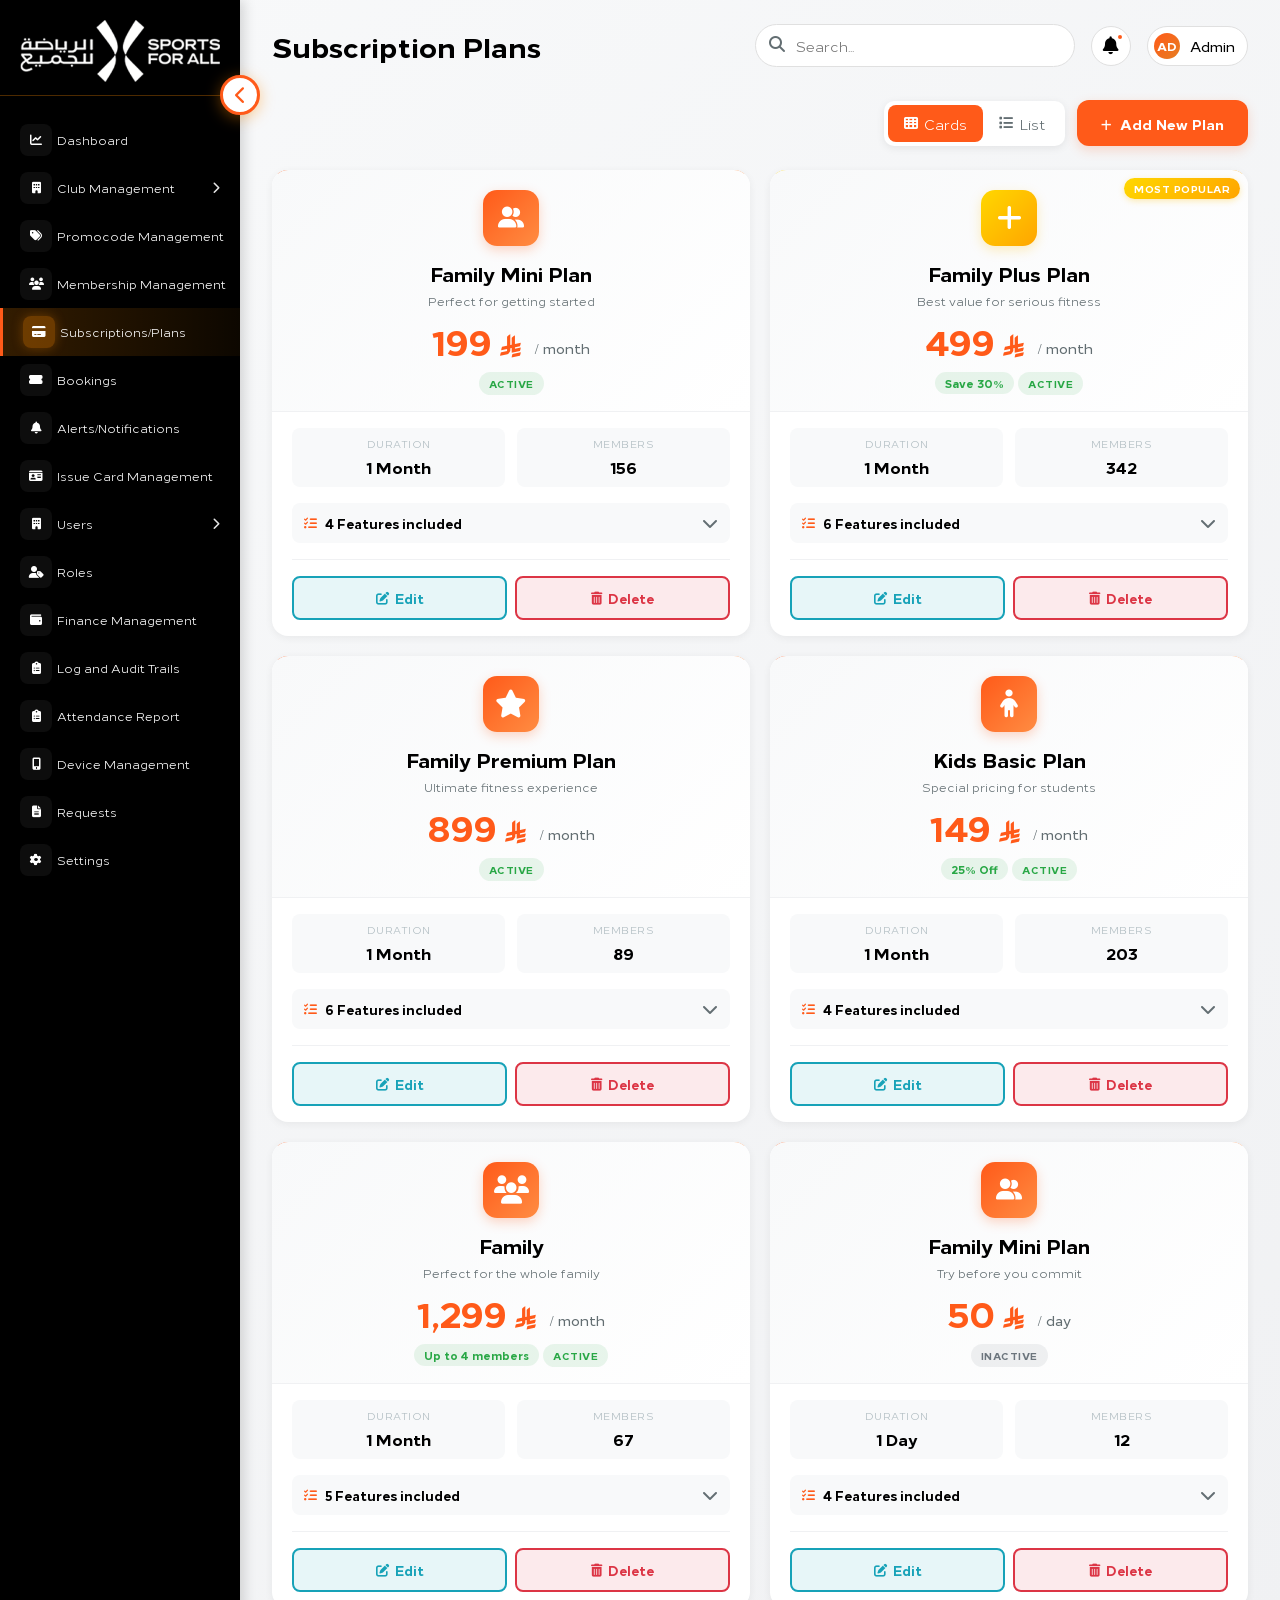
<file: subscription.html>
<!DOCTYPE html>
<html lang="en">
<head>
    <meta charset="UTF-8">
    <meta name="viewport" content="width=device-width, initial-scale=1.0">
    <title>Subscriptions Management - Club Management System</title>
    <link rel="stylesheet" href="https://cdnjs.cloudflare.com/ajax/libs/font-awesome/6.4.0/css/all.min.css">
    <link rel="stylesheet" href="assets/fonts/main_font/stylesheet.css">
        <link rel="stylesheet" href="assets/fonts/webfont/stylesheet.css">
    <link rel="stylesheet" href="assets/css/style.css">
    <style>
        :root {
            --black-color: #000;
            --orange-color: #FF5A19;
        }

        * {
            margin: 0;
            padding: 0;
            box-sizing: border-box;
        }

        body {
            font-family: 'Loew Next';
            background: linear-gradient(135deg, #f8f9fa 0%, #f0f1f3 100%);
            color: var(--black-color);
            overflow-x: hidden;
            min-height: 100vh;
        }

        .container {
            display: flex;
            min-height: 100vh;
        }

        /* Sidebar Styles */
        .sidebar {
            width: 240px;
            background: var(--black-color);
            color: white;
            padding: 20px 0;
            box-shadow: 4px 0 12px rgba(0, 0, 0, 0.15);
            flex-shrink: 0;
            transition: all 0.3s ease;
            position: relative;
        }

        .sidebar.collapsed {
            width: 70px;
        }

       
        .logo {
            padding: 0 20px 8px;
            border-bottom: 1px solid rgba(255, 140, 0, 0.3);
            margin-bottom: 20px;
            transition: all 0.3s ease;
            min-height: 75px; 
        }
        
        .logo img{
            width: 100%;
        }

        .collaps_logo{
            display: none;
        }

        .sidebar.collapsed .collaps_logo{
            display: block;
            width: 100%;
            margin: auto;
        }

        .sidebar.collapsed .main_logo{
            display: none;
        }

        .sidebar.collapsed .logo p {
            display: none;
        }

        .menu-toggle {
            position: absolute;
            top: 75px;
            right: -20px;
            width: 40px;
            height: 40px;
            background: white;
            border: 3px solid var(--orange-color);
            border-radius: 50%;
            cursor: pointer;
            z-index: 1001;
            display: flex;
            justify-content: center;
            align-items: center;
            transition: all 0.3s;
            box-shadow: 0 3px 15px rgba(255, 140, 0, 0.4);
        }

        .menu-toggle:hover {
            background: var(--orange-color);
            transform: scale(1.15);
            box-shadow: 0 5px 20px rgba(255, 140, 0, 0.6);
        }

        .menu-toggle::before {
            content: '\f053';
            font-family: 'Font Awesome 6 Free';
            font-weight: 900;
            font-size: 18px;
            color: var(--orange-color);
            transition: all 0.3s;
        }

        .menu-toggle:hover::before {
            color: white;
        }

        .sidebar.collapsed .menu-toggle {
            right: -20px;
        }

        .sidebar.collapsed .menu-toggle::before {
            content: '\f054';
        }

        .menu-toggle {
            position: absolute;
            top: 75px;
            right: -20px;
            width: 40px;
            height: 40px;
            background: white;
            border: 3px solid var(--orange-color);
            border-radius: 50%;
            cursor: pointer;
            z-index: 1001;
            display: flex;
            justify-content: center;
            align-items: center;
            transition: all 0.3s;
            box-shadow: 0 3px 15px rgba(255, 140, 0, 0.4);
        }

        .menu-toggle:hover {
            background: var(--orange-color);
            transform: scale(1.15);
            box-shadow: 0 5px 20px rgba(255, 140, 0, 0.6);
        }

        .menu-toggle::before {
            content: '\f053';
            font-family: 'Font Awesome 6 Free';
            font-weight: 900;
            font-size: 18px;
            color: var(--orange-color);
            transition: all 0.3s;
        }

        .menu-toggle:hover::before {
            color: white;
        }

        .sidebar.collapsed .menu-toggle::before {
            content: '\f054';
        }

        .nav-item {
            padding: 8px 20px;
            cursor: pointer;
            transition: all 0.3s ease;
            display: flex;
            align-items: center;
            gap: 5px;
            font-size: 12px;
            white-space: nowrap;
            overflow: hidden;
            position: relative;
            color: white;
            text-decoration: none;
        }

        .nav-item::before {
            content: '';
            position: absolute;
            left: 0;
            top: 0;
            bottom: 0;
            width: 3px;
            background: var(--orange-color);
            transform: scaleY(0);
            transition: transform 0.3s ease;
        }

        .nav-item:hover {
            background: rgba(255, 140, 0, 0.1);
        }

        .nav-item:hover::before {
            transform: scaleY(1);
        }

        .nav-item.active {
            background: linear-gradient(90deg, rgba(255, 140, 0, 0.2) 0%, rgba(255, 140, 0, 0.05) 100%);
            border-left: 3px solid var(--orange-color);
        }

        .nav-item .icon {
            min-width: 32px;
            height: 32px;
            display: flex;
            align-items: center;
            justify-content: center;
            border-radius: 8px;
            background: rgba(255, 255, 255, 0.05);
            transition: all 0.3s ease;
        }

        .nav-item:hover .icon {
            background: rgba(255, 140, 0, 0.2);
            transform: scale(1.1);
        }

        .nav-item.active .icon {
            background: rgba(255, 140, 0, 0.3);
            box-shadow: 0 0 12px rgba(255, 140, 0, 0.3);
        }

        .sidebar.collapsed .nav-item {
            justify-content: center;
            padding: 12px 10px;
        }

        .sidebar.collapsed .nav-item .text {
            display: none;
        }

        .sidebar.collapsed .nav-item.active {
            border-left: none;
            border-right: 3px solid var(--orange-color);
        }

        /* Main Content */
        .main-content {
            flex: 1;
            overflow-y: auto;
            padding: 24px 32px;
            transition: all 0.3s ease;
        }

        .page-header {
            display: flex;
            justify-content: space-between;
            align-items: center;
            margin-bottom: 32px;
            flex-wrap: wrap;
            gap: 20px;
        }

        .page-header h1 {
            font-size: 32px;
            font-weight: 600;
            color: var(--black-color);
            margin: 0;
        }

        .header-left h1 {
            font-size: 28px;
            font-weight: 600;
            color: var(--black-color);
        }

        .header-actions {
            display: flex;
            gap: 12px;
            align-items: center;
        }

        .view-toggle {
            display: flex;
            background: white;
            border-radius: 10px;
            padding: 4px;
            box-shadow: 0 2px 8px rgba(0, 0, 0, 0.08);
        }

        .view-btn {
            padding: 8px 16px;
            border: none;
            background: transparent;
            color: #636e72;
            border-radius: 8px;
            cursor: pointer;
            font-size: 14px;
            transition: all 0.3s;
            display: flex;
            align-items: center;
            gap: 6px;
        }

        .view-btn.active {
            background: var(--orange-color);
            color: white;
        }

        .view-btn:hover:not(.active) {
            background: #f8f9fa;
        }

        .search-container {
            position: relative;
            width: 320px;
        }


        .search-input:focus {
            outline: none;
            border-color: var(--orange-color);
            box-shadow: 0 0 0 3px rgba(255, 90, 25, 0.1);
        }

        .search-icon {
            position: absolute;
            left: 14px;
            top: 50%;
            transform: translateY(-50%);
            width: 20px;
            height: 20px;
            color: #636e72;
        }

        .add-btn {
            padding: 8px 24px;
            background: var(--orange-color);
            color: white;
            border: none;
            border-radius: 12px;
            cursor: pointer;
            font-size: 14px;
            font-weight: 600;
            display: flex;
            align-items: center;
            gap: 8px;
            transition: all 0.3s;
            box-shadow: 0 4px 12px rgba(255, 90, 25, 0.2);
        }

        .add-btn:hover {
            background: #e64e15;
            transform: translateY(-2px);
            box-shadow: 0 6px 20px rgba(255, 90, 25, 0.3);
        }

        .add-btn span {
            font-size: 20px;
            font-weight: 700;
        }

        /* Subscriptions Grid */
        .subscriptions-grid {
            display: grid;
            grid-template-columns: repeat(auto-fill, minmax(320px, 1fr));
            gap: 20px;
            margin-top: 24px;
        }

        .subscriptions-grid.list-view {
            grid-template-columns: 1fr;
        }

        .subscription-card {
            background: white;
            border-radius: 16px;
            overflow: hidden;
            box-shadow: 0 2px 8px rgba(0, 0, 0, 0.06);
            transition: all 0.3s ease;
            cursor: pointer;
            position: relative;
        }

        .subscription-card:hover {
            transform: translateY(-4px);
            box-shadow: 0 6px 20px rgba(0, 0, 0, 0.1);
        }

        .subscription-card::before {
            content: '';
            position: absolute;
            top: 0;
            left: 0;
            right: 0;
            height: 4px;
            background: linear-gradient(90deg, var(--orange-color) 0%, #ff8c42 100%);
        }

        .subscription-card.featured::before {
            background: linear-gradient(90deg, #FFD700 0%, #FFA500 100%);
        }

        .subscription-header {
            padding: 20px 20px 16px;
            text-align: center;
            background: linear-gradient(135deg, #f8f9fa 0%, #ffffff 100%);
            border-bottom: 1px solid #f0f1f3;
            position: relative;
        }

        .subscription-featured-badge {
            position: absolute;
            top: 8px;
            right: 8px;
            background: linear-gradient(135deg, #FFD700 0%, #FFA500 100%);
            color: white;
            padding: 3px 10px;
            border-radius: 12px;
            font-size: 10px;
            font-weight: 700;
            text-transform: uppercase;
            letter-spacing: 0.5px;
            box-shadow: 0 2px 6px rgba(255, 193, 7, 0.3);
        }

        .subscription-icon {
            width: 56px;
            height: 56px;
            margin: 0 auto 12px;
            background: linear-gradient(135deg, var(--orange-color) 0%, #ff8c42 100%);
            border-radius: 14px;
            display: flex;
            align-items: center;
            justify-content: center;
            font-size: 28px;
            color: white;
            box-shadow: 0 4px 12px rgba(255, 90, 25, 0.25);
        }

        .subscription-card.featured .subscription-icon {
            background: linear-gradient(135deg, #FFD700 0%, #FFA500 100%);
            box-shadow: 0 4px 12px rgba(255, 193, 7, 0.25);
        }

        .subscription-name {
            font-size: 20px;
            font-weight: 700;
            color: var(--black-color);
            margin-bottom: 4px;
        }

        .subscription-tagline {
            font-size: 12px;
            color: #636e72;
            margin-bottom: 12px;
            min-height: 18px;
        }

        .subscription-price {
            display: flex;
            align-items: self-end;
            justify-content: center;
            gap: 6px;
            margin-bottom: 6px;
        }

        .price-amount {
            font-size: 36px;
            font-weight: 700;
            color: var(--orange-color);
            line-height: 1;
        }

        .price-currency {
            font-size: 18px;
            font-weight: 600;
            color: var(--orange-color);
        }

        .price-period {
            font-size: 14px;
            color: #636e72;
            font-weight: 500;
        }

        .subscription-discount {
            display: inline-block;
            background: rgba(40, 167, 69, 0.1);
            color: #28a745;
            padding: 3px 10px;
            border-radius: 12px;
            font-size: 11px;
            font-weight: 600;
            margin-top: 6px;
        }

        .subscription-body {
            padding: 16px 20px;
        }

        .subscription-meta {
            display: grid;
            grid-template-columns: 1fr 1fr;
            gap: 12px;
            margin-bottom: 16px;
        }

        .meta-item {
            text-align: center;
            padding: 8px;
            background: #f8f9fa;
            border-radius: 8px;
        }

        .meta-label {
            font-size: 10px;
            color: #b2bec3;
            text-transform: uppercase;
            letter-spacing: 0.5px;
            margin-bottom: 4px;
        }

        .meta-value {
            font-size: 16px;
            font-weight: 700;
            color: var(--black-color);
        }

        .subscription-features-compact {
            margin-bottom: 16px;
        }

        .features-count {
            display: flex;
            align-items: center;
            justify-content: space-between;
            padding: 10px 12px;
            background: #f8f9fa;
            border-radius: 8px;
            cursor: pointer;
            transition: all 0.3s;
        }

        .features-count:hover {
            background: #e9ecef;
        }

        .features-count-text {
            display: flex;
            align-items: center;
            gap: 8px;
            font-size: 13px;
            color: var(--black-color);
            font-weight: 600;
        }

        .features-count-text i {
            color: var(--orange-color);
        }

        .features-expand-icon {
            color: #636e72;
            transition: transform 0.3s;
        }

        .features-expand-icon.expanded {
            transform: rotate(180deg);
        }

        .subscription-footer {
            display: flex;
            gap: 8px;
            padding-top: 16px;
            border-top: 1px solid #f0f1f3;
        }

        .btn-edit {
            flex: 1;
            padding: 10px;
            background: rgba(23, 162, 184, 0.1);
            color: #17a2b8;
            border: 2px solid #17a2b8;
            border-radius: 8px;
            cursor: pointer;
            font-size: 13px;
            font-weight: 600;
            transition: all 0.3s;
            display: flex;
            align-items: center;
            justify-content: center;
            gap: 6px;
        }

        .btn-edit:hover {
            background: #17a2b8;
            color: white;
            transform: translateY(-2px);
        }

        .btn-delete {
            flex: 1;
            padding: 10px;
            background: rgba(220, 53, 69, 0.1);
            color: #dc3545;
            border: 2px solid #dc3545;
            border-radius: 8px;
            cursor: pointer;
            font-size: 13px;
            font-weight: 600;
            transition: all 0.3s;
            display: flex;
            align-items: center;
            justify-content: center;
            gap: 6px;
        }

        .btn-delete:hover {
            background: #dc3545;
            color: white;
            transform: translateY(-2px);
        }

        .subscription-status {
            display: inline-block;
            padding: 4px 10px;
            border-radius: 12px;
            font-size: 10px;
            font-weight: 600;
            text-transform: uppercase;
            letter-spacing: 0.5px;
            margin-top: 8px;
        }

        .status-active {
            background: rgba(40, 167, 69, 0.1);
            color: #28a745;
        }

        .status-inactive {
            background: rgba(108, 117, 125, 0.1);
            color: #6c757d;
        }

        /* List View Styles */
        .subscription-card.list-view-card {
            display: flex;
            flex-direction: row;
            align-items: center;
        }

        .subscription-card.list-view-card .subscription-header {
            flex: 0 0 280px;
            border-right: 1px solid #f0f1f3;
            border-bottom: none;
            display: flex;
            align-items: center;
            gap: 16px;
            padding: 20px;
            text-align: left;
        }

        .subscription-card.list-view-card .subscription-icon {
            margin: 0;
            flex-shrink: 0;
        }

        .subscription-card.list-view-card .subscription-header-info {
            flex: 1;
        }

        .subscription-card.list-view-card .subscription-price {
            justify-content: flex-start;
            margin-bottom: 8px;
        }

        .subscription-card.list-view-card .subscription-body {
            flex: 1;
            display: flex;
            align-items: center;
            gap: 20px;
            padding: 20px;
        }

        .subscription-card.list-view-card .subscription-meta {
            flex: 0 0 auto;
            display: flex;
            gap: 20px;
            margin: 0;
        }

        .subscription-card.list-view-card .meta-item {
            min-width: 100px;
        }

        .subscription-card.list-view-card .subscription-features-compact {
            flex: 1;
            margin: 0;
        }

        .subscription-card.list-view-card .subscription-footer {
            flex: 0 0 auto;
            flex-direction: column;
            border-top: none;
            padding-top: 0;
        }

        .subscription-card.list-view-card .btn-edit,
        .subscription-card.list-view-card .btn-delete {
            min-width: 100px;
        }

        /* Mobile Responsive */
        .mobile-toggle {
            display: none;
            position: fixed;
            top: 20px;
            left: 20px;
            z-index: 1002;
            width: 40px;
            height: 40px;
            background: var(--orange-color);
            border-radius: 8px;
            cursor: pointer;
            flex-direction: column;
            justify-content: center;
            align-items: center;
            gap: 5px;
            box-shadow: 0 4px 15px rgba(255, 90, 25, 0.3);
        }

        .mobile-toggle span {
            width: 24px;
            height: 3px;
            background: white;
            border-radius: 2px;
            transition: all 0.3s;
        }

        .sidebar-overlay {
            display: none;
            position: fixed;
            top: 0;
            left: 0;
            right: 0;
            bottom: 0;
            background: rgba(0, 0, 0, 0.5);
            z-index: 999;
        }

        .sidebar-overlay.active {
            display: block;
        }

        /* Modal Styles */
        .modal {
            display: none;
            position: fixed;
            top: 0;
            left: 0;
            right: 0;
            bottom: 0;
            background: rgba(0, 0, 0, 0.6);
            z-index: 2000;
            align-items: center;
            justify-content: center;
            padding: 20px;
            backdrop-filter: blur(4px);
        }

        .modal.active {
            display: flex;
            animation: modalFadeIn 0.3s ease;
        }

        @keyframes modalFadeIn {
            from {
                opacity: 0;
            }
            to {
                opacity: 1;
            }
        }

        .modal-content {
            background: white;
            border-radius: 20px;
            max-width: 900px;
            width: 100%;
            max-height: 90vh;
            overflow-y: auto;
            box-shadow: 0 20px 60px rgba(0, 0, 0, 0.3);
            animation: modalSlideUp 0.3s ease;
        }

        @keyframes modalSlideUp {
            from {
                opacity: 0;
                transform: translateY(50px) scale(0.95);
            }
            to {
                opacity: 1;
                transform: translateY(0) scale(1);
            }
        }

        .modal-header {
            padding: 28px 32px;
            border-bottom: 2px solid #f0f1f3;
            display: flex;
            justify-content: space-between;
            align-items: center;
        }

        .modal-header h2 {
            font-size: 24px;
            font-weight: 600;
            color: var(--black-color);
            margin: 0;
        }

        .modal-close {
            width: 40px;
            height: 40px;
            border: none;
            background: #f0f1f3;
            border-radius: 10px;
            cursor: pointer;
            display: flex;
            align-items: center;
            justify-content: center;
            transition: all 0.3s;
            font-size: 20px;
            color: #636e72;
        }

        .modal-close:hover {
            background: var(--orange-color);
            color: white;
            transform: rotate(90deg);
        }

        .modal-body {
            padding: 32px;
        }

        .form-row {
            display: grid;
            grid-template-columns: 1fr 1fr;
            gap: 20px;
            margin-bottom: 20px;
        }

        .form-group {
            margin-bottom: 20px;
        }

        .form-group.full-width {
            grid-column: 1 / -1;
        }

        .form-group label {
            display: block;
            margin-bottom: 8px;
            font-size: 14px;
            font-weight: 600;
            color: var(--black-color);
        }

        .form-group label .required {
            color: var(--orange-color);
            margin-left: 4px;
        }

        .form-control {
            width: 100%;
            padding: 12px 16px;
            border: 2px solid #e0e0e0;
            border-radius: 10px;
            font-size: 14px;
            transition: all 0.3s;
            font-family: inherit;
            background: white;
        }

        .form-control:focus {
            outline: none;
            border-color: var(--orange-color);
            box-shadow: 0 0 0 4px rgba(255, 90, 25, 0.1);
        }

        select.form-control {
            cursor: pointer;
            appearance: none;
            background-image: url("data:image/svg+xml,%3Csvg width='12' height='8' viewBox='0 0 12 8' fill='none' xmlns='http://www.w3.org/2000/svg'%3E%3Cpath d='M1 1L6 6L11 1' stroke='%23636e72' stroke-width='2' stroke-linecap='round'/%3E%3C/svg%3E");
            background-repeat: no-repeat;
            background-position: right 16px center;
            padding-right: 40px;
        }

        textarea.form-control {
            resize: vertical;
            min-height: 100px;
        }

        .checkbox-item {
            display: flex;
            align-items: center;
            gap: 8px;
            margin-bottom: 12px;
        }

        .checkbox-item input[type="checkbox"] {
            width: 20px;
            height: 20px;
            cursor: pointer;
            accent-color: var(--orange-color);
        }

        .checkbox-item label {
            font-size: 14px;
            color: #636e72;
            cursor: pointer;
            margin: 0 !important;
            font-weight: normal !important;
        }

        .modal-footer {
            padding: 20px 32px;
            border-top: 2px solid #f0f1f3;
            display: flex;
            justify-content: flex-end;
            gap: 12px;
            background: #f8f9fa;
            border-radius: 0 0 20px 20px;
        }

        .btn-cancel {
            padding: 12px 24px;
            background: white;
            color: #636e72;
            border: 2px solid #e0e0e0;
            border-radius: 10px;
            cursor: pointer;
            font-size: 14px;
            font-weight: 600;
            transition: all 0.3s;
        }

        .btn-cancel:hover {
            background: #f0f1f3;
            border-color: #636e72;
            color: var(--black-color);
        }

        .btn-submit {
            padding: 12px 32px;
            background: var(--orange-color);
            color: white;
            border: none;
            border-radius: 10px;
            cursor: pointer;
            font-size: 14px;
            font-weight: 600;
            transition: all 0.3s;
            display: flex;
            align-items: center;
            gap: 8px;
        }

        .btn-submit:hover {
            background: #e64e15;
            transform: translateY(-2px);
            box-shadow: 0 6px 20px rgba(255, 90, 25, 0.3);
        }

        .form-hint {
            font-size: 12px;
            color: #b2bec3;
            margin-top: 6px;
        }

        /* Features Detail Modal */
        .features-modal {
            display: none;
            position: fixed;
            top: 0;
            left: 0;
            right: 0;
            bottom: 0;
            background: rgba(0, 0, 0, 0.6);
            z-index: 2100;
            align-items: center;
            justify-content: center;
            padding: 20px;
            backdrop-filter: blur(4px);
        }

        .features-modal.active {
            display: flex;
            animation: modalFadeIn 0.3s ease;
        }

        .features-modal-content {
            background: white;
            border-radius: 20px;
            max-width: 600px;
            width: 100%;
            max-height: 80vh;
            overflow-y: auto;
            box-shadow: 0 20px 60px rgba(0, 0, 0, 0.3);
            animation: modalSlideUp 0.3s ease;
        }

        .features-modal-header {
            padding: 24px 28px;
            border-bottom: 2px solid #f0f1f3;
            display: flex;
            justify-content: space-between;
            align-items: center;
            background: linear-gradient(135deg, #f8f9fa 0%, #ffffff 100%);
        }

        .features-modal-header h3 {
            font-size: 20px;
            font-weight: 600;
            color: var(--black-color);
            margin: 0;
            display: flex;
            align-items: center;
            gap: 10px;
        }

        .features-modal-header h3 i {
            color: var(--orange-color);
        }

        .features-modal-body {
            padding: 24px 28px;
        }

        .feature-detail-item {
            display: flex;
            align-items: flex-start;
            gap: 12px;
            padding: 12px;
            background: #f8f9fa;
            border-radius: 10px;
            margin-bottom: 12px;
            transition: all 0.3s;
        }

        .feature-detail-item:hover {
            background: #e9ecef;
            transform: translateX(4px);
        }

        .feature-detail-item i {
            color: #28a745;
            font-size: 16px;
            min-width: 20px;
            margin-top: 2px;
        }

        .feature-detail-item span {
            font-size: 14px;
            color: var(--black-color);
            line-height: 1.5;
        }

        .feature-input-group {
            display: flex;
            gap: 8px;
            margin-bottom: 12px;
        }

        .feature-input-group input {
            flex: 1;
        }

        .btn-add-feature {
            padding: 12px 16px;
            background: var(--orange-color);
            color: white;
            border: none;
            border-radius: 10px;
            cursor: pointer;
            font-size: 14px;
            transition: all 0.3s;
        }

        .btn-add-feature:hover {
            background: #e64e15;
        }

        .features-list {
            margin-top: 12px;
        }

        .feature-list-item {
            display: flex;
            align-items: center;
            justify-content: space-between;
            padding: 12px;
            background: #f8f9fa;
            border-radius: 8px;
            margin-bottom: 8px;
        }

        .feature-list-item span {
            font-size: 14px;
            color: var(--black-color);
        }

        .btn-remove-feature {
            color: #dc3545;
            cursor: pointer;
            padding: 4px 8px;
            transition: all 0.3s;
        }

        .btn-remove-feature:hover {
            color: white;
            background: #dc3545;
            border-radius: 4px;
        }

        /* Common Alert Modal */
        .alert-modal {
            display: none;
            position: fixed;
            top: 0;
            left: 0;
            right: 0;
            bottom: 0;
            background: rgba(0, 0, 0, 0.6);
            z-index: 3000;
            align-items: center;
            justify-content: center;
            padding: 20px;
            backdrop-filter: blur(4px);
        }

        .alert-modal.active {
            display: flex;
            animation: modalFadeIn 0.3s ease;
        }

        .alert-modal-content {
            background: white;
            border-radius: 16px;
            max-width: 450px;
            width: 100%;
            box-shadow: 0 20px 60px rgba(0, 0, 0, 0.3);
            animation: modalSlideUp 0.3s ease;
            overflow: hidden;
        }

        .alert-modal-header {
            padding: 24px 24px 16px;
            display: flex;
            align-items: center;
            gap: 12px;
            border-bottom: 2px solid #f0f1f3;
        }

        .alert-modal-icon {
            width: 48px;
            height: 48px;
            border-radius: 12px;
            display: flex;
            align-items: center;
            justify-content: center;
            font-size: 24px;
            flex-shrink: 0;
        }

        .alert-modal-icon.success {
            background: rgba(40, 167, 69, 0.1);
            color: #28a745;
        }

        .alert-modal-icon.error {
            background: rgba(220, 53, 69, 0.1);
            color: #dc3545;
        }

        .alert-modal-icon.warning {
            background: rgba(255, 193, 7, 0.1);
            color: #ffc107;
        }

        .alert-modal-icon.info {
            background: rgba(23, 162, 184, 0.1);
            color: #17a2b8;
        }

        .alert-modal-icon.confirm {
            background: rgba(255, 90, 25, 0.1);
            color: var(--orange-color);
        }

        .alert-modal-title {
            flex: 1;
        }

        .alert-modal-title h3 {
            font-size: 18px;
            font-weight: 600;
            color: var(--black-color);
            margin: 0 0 4px 0;
        }

        .alert-modal-title p {
            font-size: 13px;
            color: #636e72;
            margin: 0;
        }

        .alert-modal-body {
            padding: 20px 24px;
        }

        .alert-modal-message {
            font-size: 15px;
            color: var(--black-color);
            line-height: 1.6;
            margin: 0;
        }

        .alert-modal-footer {
            padding: 16px 24px;
            border-top: 2px solid #f0f1f3;
            display: flex;
            justify-content: flex-end;
            gap: 12px;
            background: #f8f9fa;
        }

        .alert-btn {
            padding: 10px 24px;
            border: none;
            border-radius: 8px;
            cursor: pointer;
            font-size: 14px;
            font-weight: 600;
            transition: all 0.3s;
            display: flex;
            align-items: center;
            gap: 6px;
        }

        .alert-btn-cancel {
            background: white;
            color: #636e72;
            border: 2px solid #e0e0e0;
        }

        .alert-btn-cancel:hover {
            background: #f0f1f3;
            border-color: #636e72;
            color: var(--black-color);
        }

        .alert-btn-confirm {
            background: var(--orange-color);
            color: white;
        }

        .alert-btn-confirm:hover {
            background: #e64e15;
            transform: translateY(-2px);
            box-shadow: 0 4px 12px rgba(255, 90, 25, 0.3);
        }

        .alert-btn-ok {
            background: var(--orange-color);
            color: white;
            min-width: 100px;
        }

        .alert-btn-ok:hover {
            background: #e64e15;
            transform: translateY(-2px);
            box-shadow: 0 4px 12px rgba(255, 90, 25, 0.3);
        }

        .alert-btn-danger {
            background: #dc3545;
            color: white;
        }

        .alert-btn-danger:hover {
            background: #c82333;
            transform: translateY(-2px);
            box-shadow: 0 4px 12px rgba(220, 53, 69, 0.3);
        }

         .nav-group { display: block; }
        .nav-group .nav-item { position: relative; }
        .nav-group .nav-item .caret { margin-left: auto; transition: transform 0.25s ease; color: rgba(255,255,255,0.9); font-size: 12px; display:flex; align-items:center; }
        .nav-group.open .nav-item .caret { transform: rotate(90deg); }

        .sub-menu {
            max-height: 0;
            overflow: hidden;
            transition: max-height 0.28s ease;
            margin-left: 4px;
        }
        .nav-group.open .sub-menu { max-height: 600px; /* enough for a few items */ }

        .sub-menu a {
            display: flex;
            align-items: center;
            gap: 8px;
            padding: 10px 36px;
            color: white !important;
            text-decoration: none !important;
            font-size: 13px;
            background: transparent;
        }
        .sub-menu a:hover {
            background: rgba(255,140,0,0.08);
        }

        /* hide submenu when sidebar is collapsed */
        .sidebar.collapsed .sub-menu { display: none !important; }


        @media (max-width: 1024px) {
            .mobile-toggle {
                display: flex;
            }

            .sidebar {
                position: fixed;
                left: -240px;
                top: 0;
                bottom: 0;
                z-index: 1000;
            }

            .sidebar.mobile-active {
                left: 0;
            }

            .menu-toggle {
                display: none;
            }

            .main-content {
                padding: 80px 20px 20px;
            }

            .subscriptions-grid {
                grid-template-columns: 1fr;
            }

            .page-header {
                flex-direction: column;
                align-items: stretch;
            }

            .header-actions {
                flex-wrap: wrap;
            }

            .search-container {
                flex: 1;
                min-width: 200px;
            }

            .form-row {
                grid-template-columns: 1fr;
            }

            .modal-content {
                max-height: 95vh;
            }

            .modal-header {
                padding: 20px;
            }

            .modal-body {
                padding: 20px;
            }

            .modal-footer {
                padding: 16px 20px;
                flex-direction: column;
            }

            .btn-cancel,
            .btn-submit {
                width: 100%;
                justify-content: center;
            }

            .subscription-card.list-view-card {
                flex-direction: column;
            }

            .subscription-card.list-view-card .subscription-header {
                flex: 1;
                width: 100%;
                border-right: none;
                border-bottom: 1px solid #f0f1f3;
                flex-direction: column;
                text-align: center;
            }

            .subscription-card.list-view-card .subscription-body {
                flex-direction: column;
                width: 100%;
            }

            .subscription-card.list-view-card .subscription-meta {
                width: 100%;
            }

            .subscription-card.list-view-card .subscription-footer {
                flex-direction: row;
                width: 100%;
                border-top: 1px solid #f0f1f3;
                padding-top: 16px;
            }
        }

        @media (max-width: 768px) {
            .page-header h1 {
                font-size: 24px;
            }

            .subscriptions-grid {
                grid-template-columns: 1fr;
            }

            .subscription-price {
                flex-direction: column;
                gap: 4px;
            }

            .price-amount {
                font-size: 40px;
            }
        }

        @keyframes fadeOut {
            from {
                opacity: 1;
                transform: scale(1);
            }
            to {
                opacity: 0;
                transform: scale(0.9);
            }
        }

        @keyframes cardSlideIn {
            from {
                opacity: 0;
                transform: translateY(-20px);
            }
            to {
                opacity: 1;
                transform: translateY(0);
            }
        }

        @keyframes slideInRight {
            from {
                opacity: 0;
                transform: translateX(100px);
            }
            to {
                opacity: 1;
                transform: translateX(0);
            }
        }

        @keyframes slideOutRight {
            from {
                opacity: 1;
                transform: translateX(0);
            }
            to {
                opacity: 0;
                transform: translateX(100px);
            }
        }
    </style>
</head>
<body>
    <div class="">
        
            <button class="mobile-toggle" id="mobileToggle">
        <span></span>
        <span></span>
        <span></span>
    </button>

    <div class="sidebar-overlay" id="sidebarOverlay"></div>

    <div class="container">
        <div class="sidebar" id="sidebar">
            <button class="menu-toggle" id="menuToggle"></button>
            
            <div class="logo">
                <img class="main_logo" src="assets/img/logo.png" alt="">
                <img class="collaps_logo" src="assets/img/logo_fav.png" alt="">
            </div>
            <a href="index.html" class="nav-item">
                    <span class="icon"><i class="fas fa-chart-line"></i></span>
                    <span class="text">Dashboard</span>
                </a>

                 <div class="nav-group">
                    <a href="#" class="nav-item nav-toggle">
                        <span class="icon"><i class="fas fa-building"></i></span>
                        <span class="text">Club Management</span>
                        <span class="caret"><i class="fas fa-chevron-right"></i></span>
                    </a>
                    <div class="sub-menu">
                       <!-- <a href="#" class="nav-item active" data-page="dashboard">
                        <i class="fas fa-home"></i>
                        <span>Dashboard</span>
                            </a> -->
                        <a href="club_management.html" class="nav-item" data-page="clubs">
                            <i class="fas fa-building"></i>
                            <span>Clubs</span>
                        </a>
                        <a href="facilities-page.html" class="nav-item" data-page="facilities">
                            <i class="fas fa-door-open"></i>
                            <span>Facilities</span>
                        </a>
                        <a href="activity_master.html" class="nav-item" data-page="activities">
                            <i class="fas fa-running"></i>
                            <span>Activities</span>
                        </a>
                         <a href="location_master.html" class="nav-item" data-page="locationmaster">
                            <i class="fas fa-map-marker-alt"></i>
                            <span>Location Master</span>
                        </a>
    
                        
                    </div>
                </div>


                <a href="promocode_management.html" class="nav-item">
                <span class="icon"><i class="fas fa-tags"></i></span>
                <span class="text">Promocode Management</span>
                </a>

               
                <a href="membership_management.html" class="nav-item">
                    <span class="icon"><i class="fas fa-users"></i></span>
                    <span class="text">Membership Management</span>
                </a>

                <a href="subscription.html" class="nav-item active">
                    <span class="icon"><i class="fas fa-credit-card"></i></span>
                    <span class="text">Subscriptions/Plans</span>
                </a>

                   <a href="subscription.html" class="nav-item">
                    <span class="icon"><i class="fas fa-ticket-alt"></i></span>
                    <span class="text">Bookings</span>
                    </a>

                     <a href="subscription.html" class="nav-item">
                        <span class="icon"><i class="fas fa-bell"></i></span>
                        <span class="text">Alerts/Notifications</span>
                        </a>

                      <a href="subscription.html" class="nav-item">
                        <span class="icon"><i class="fas fa-id-card"></i></span>
                        <span class="text">Issue Card Management</span>
                        </a>

                    <div class="nav-group">
                    <a href="#" class="nav-item nav-toggle">
                        <span class="icon"><i class="fas fa-building"></i></span>
                        <span class="text">Users</span>
                        <span class="caret"><i class="fas fa-chevron-right"></i></span>
                    </a>
                    <div class="sub-menu">
                         <a href="#" class="nav-item" data-page="trainer">
                        <i class="fas fa-user-shield"></i>
                        <span>Administrators</span>
                        </a>


                        <a href="#" class="nav-item" data-page="traner">
                            <i class="fas fa-running"></i>
                            <span>Trainers</span>
                        </a> 

                        <a href="#" class="nav-item" data-page="traner">
                            <i class="fas fa-hands-helping"></i>
                            <span>Volunteer</span>
                        </a> 
                       
                    </div>
                </div>

                    <a href="subscription.html" class="nav-item">
                    <span class="icon"><i class="fas fa-user-tag"></i></span>
                    <span class="text">Roles</span>
                    </a>

                     <a href="subscription.html" class="nav-item">
                    <span class="icon"><i class="fas fa-wallet"></i></span>
                    <span class="text">Finance Management</span>
                    </a>

                          <a href="subscription.html" class="nav-item">
                        <span class="icon"><i class="fas fa-clipboard-list"></i></span>
                        <span class="text">Log and Audit Trails</span>
                        </a>


        

                <a href="attendance-report.html" class="nav-item">
                    <span class="icon"><i class="fas fa-clipboard-list"></i></span>
                    <span class="text">Attendance Report</span>
                </a>


                <a href="device-management.html" class="nav-item">
                    <span class="icon"><i class="fas fa-mobile-alt"></i></span>
                    <span class="text">Device Management</span>
                </a>



                <a href="requests.html" class="nav-item">
                    <span class="icon"><i class="fas fa-file-alt"></i></span>
                    <span class="text">Requests</span>
                </a>

                <a href="settings.html" class="nav-item">
                    <span class="icon"><i class="fas fa-cog"></i></span>
                    <span class="text">Settings</span>
                </a>

        </div>

        <!-- Main Content -->
        <div class="main-content">
               <div class="header">
                <div class="header-left">
                    <h1>Subscription Plans</h1>
                </div>
                <div class="header-right">
                    <div class="search-container">
                        <i class="fas fa-search search-icon"></i>
                        <input type="text" class="search-input" placeholder="Search...">
                    </div>
                    <button class="icon-button">
                        <i class="fas fa-bell" style="font-size: 18px;"></i>
                        <span class="notification-badge"></span>
                    </button>
                    <div class="profile-section">
                        <div class="profile-pic">AD</div>
                        <span class="profile-name">Admin</span>
                    </div>
                </div>
            </div>

             <div class="header-actions header-actionbet_end">
                    <div class="view-toggle">
                        <button class="view-btn active" id="cardViewBtn" onclick="switchView('card')">
                            <i class="fas fa-th"></i>
                            <span>Cards</span>
                        </button>
                        <button class="view-btn" id="listViewBtn" onclick="switchView('list')">
                            <i class="fas fa-list"></i>
                            <span>List</span>
                        </button>
                    </div>
                    <button class="add-btn">
                        <span>+</span> Add New Plan
                    </button>
                </div>


            <div class="subscriptions-grid">
                <!-- Subscription cards will be here - keeping original cards -->
                <div class="subscription-card" data-features='["Access to gym facilities","Group fitness classes","Locker room access","Free WiFi"]'>
                    <div class="subscription-header">
                        <div class="subscription-icon">
                             <i class="fas fa-user-friends fa-xs" aria-hidden="true"></i>
                        </div>
                        <div class="subscription-header-info">
                            <h3 class="subscription-name">Family Mini Plan </h3>
                            <p class="subscription-tagline">Perfect for getting started</p>
                            <div class="subscription-price">
                                <span class="price-amount">199</span>
                                <span class="price-currency"><span class="sar-symbol">&#xEA;</span></span>
                                <span class="price-period">/ month</span>
                            </div>
                            <span class="subscription-status status-active">Active</span>
                        </div>
                    </div>
                    <div class="subscription-body">
                        <div class="subscription-meta">
                            <div class="meta-item">
                                <div class="meta-label">Duration</div>
                                <div class="meta-value">1 Month</div>
                            </div>
                            <div class="meta-item">
                                <div class="meta-label">Members</div>
                                <div class="meta-value">156</div>
                            </div>
                        </div>
                        <div class="subscription-features-compact">
                            <div class="features-count" onclick="showFeatures(this)">
                                <span class="features-count-text">
                                    <i class="fas fa-list-check"></i>
                                    4 Features included
                                </span>
                                <i class="fas fa-chevron-down features-expand-icon"></i>
                            </div>
                        </div>
                        <div class="subscription-footer">
                            <button class="btn-edit">
                                <i class="fas fa-edit"></i> Edit
                            </button>
                            <button class="btn-delete">
                                <i class="fas fa-trash-alt"></i> Delete
                            </button>
                        </div>
                    </div>
                </div>

                <!-- Premium Card -->
                <div class="subscription-card featured" data-features='["All Basic features","Personal training sessions (4/month)","Swimming pool access","Sauna & steam room","Nutrition consultation","Priority booking"]'>
                    <div class="subscription-header">
                        <span class="subscription-featured-badge">Most Popular</span>
                        <div class="subscription-icon">
                              <i class="fas fa-plus small-plus"></i>
                        </div>
                        <div class="subscription-header-info">
                            <h3 class="subscription-name">Family Plus Plan</h3>
                            <p class="subscription-tagline">Best value for serious fitness</p>
                            <div class="subscription-price">
                                <span class="price-amount">499</span>
                                <span class="price-currency"><span class="sar-symbol">&#xEA;</span></span>
                                <span class="price-period">/ month</span>
                            </div>
                            <span class="subscription-discount">Save 30%</span>
                            <span class="subscription-status status-active">Active</span>
                        </div>
                    </div>
                    <div class="subscription-body">
                        <div class="subscription-meta">
                            <div class="meta-item">
                                <div class="meta-label">Duration</div>
                                <div class="meta-value">1 Month</div>
                            </div>
                            <div class="meta-item">
                                <div class="meta-label">Members</div>
                                <div class="meta-value">342</div>
                            </div>
                        </div>
                        <div class="subscription-features-compact">
                            <div class="features-count" onclick="showFeatures(this)">
                                <span class="features-count-text">
                                    <i class="fas fa-list-check"></i>
                                    6 Features included
                                </span>
                                <i class="fas fa-chevron-down features-expand-icon"></i>
                            </div>
                        </div>
                        <div class="subscription-footer">
                            <button class="btn-edit">
                                <i class="fas fa-edit"></i> Edit
                            </button>
                            <button class="btn-delete">
                                <i class="fas fa-trash-alt"></i> Delete
                            </button>
                        </div>
                    </div>
                </div>

                <!-- Elite Card -->
                <div class="subscription-card" data-features='["All Premium features","Unlimited personal training","VIP locker & amenities","Guest passes (4/month)","Recovery & massage therapy","24/7 facility access"]'>
                    <div class="subscription-header">
                        <div class="subscription-icon">
                             <i class="fas fa-star small-star"></i>
                        </div>
                        <div class="subscription-header-info">
                            <h3 class="subscription-name">Family Premium Plan</h3>
                            <p class="subscription-tagline">Ultimate fitness experience</p>
                            <div class="subscription-price">
                                <span class="price-amount">899</span>
                                <span class="price-currency"><span class="sar-symbol">&#xEA;</span></span>
                                <span class="price-period">/ month</span>
                            </div>
                            <span class="subscription-status status-active">Active</span>
                        </div>
                    </div>
                    <div class="subscription-body">
                        <div class="subscription-meta">
                            <div class="meta-item">
                                <div class="meta-label">Duration</div>
                                <div class="meta-value">1 Month</div>
                            </div>
                            <div class="meta-item">
                                <div class="meta-label">Members</div>
                                <div class="meta-value">89</div>
                            </div>
                        </div>
                        <div class="subscription-features-compact">
                            <div class="features-count" onclick="showFeatures(this)">
                                <span class="features-count-text">
                                    <i class="fas fa-list-check"></i>
                                    6 Features included
                                </span>
                                <i class="fas fa-chevron-down features-expand-icon"></i>
                            </div>
                        </div>
                        <div class="subscription-footer">
                            <button class="btn-edit">
                                <i class="fas fa-edit"></i> Edit
                            </button>
                            <button class="btn-delete">
                                <i class="fas fa-trash-alt"></i> Delete
                            </button>
                        </div>
                    </div>
                </div>

                <!-- Student Card -->
                <div class="subscription-card" data-features='["Access to gym facilities","Group fitness classes","Locker room access","Valid student ID required"]'>
                    <div class="subscription-header">
                        <div class="subscription-icon">
                              <i class="fas fa-child"></i>
                        </div>
                        <div class="subscription-header-info">
                            <h3 class="subscription-name">Kids Basic Plan</h3>
                            <p class="subscription-tagline">Special pricing for students</p>
                            <div class="subscription-price">
                                <span class="price-amount">149</span>
                                <span class="price-currency"><span class="sar-symbol">&#xEA;</span></span>
                                <span class="price-period">/ month</span>
                            </div>
                            <span class="subscription-discount">25% Off</span>
                            <span class="subscription-status status-active">Active</span>
                        </div>
                    </div>
                    <div class="subscription-body">
                        <div class="subscription-meta">
                            <div class="meta-item">
                                <div class="meta-label">Duration</div>
                                <div class="meta-value">1 Month</div>
                            </div>
                            <div class="meta-item">
                                <div class="meta-label">Members</div>
                                <div class="meta-value">203</div>
                            </div>
                        </div>
                        <div class="subscription-features-compact">
                            <div class="features-count" onclick="showFeatures(this)">
                                <span class="features-count-text">
                                    <i class="fas fa-list-check"></i>
                                    4 Features included
                                </span>
                                <i class="fas fa-chevron-down features-expand-icon"></i>
                            </div>
                        </div>
                        <div class="subscription-footer">
                            <button class="btn-edit">
                                <i class="fas fa-edit"></i> Edit
                            </button>
                            <button class="btn-delete">
                                <i class="fas fa-trash-alt"></i> Delete
                            </button>
                        </div>
                    </div>
                </div>

                <!-- Family Card -->
                <div class="subscription-card" data-features='["Up to 4 family members","All Premium features per member","Kids club access","Family fitness events","Flexible scheduling"]'>
                    <div class="subscription-header">
                        <div class="subscription-icon">
                            <i class="fas fa-users"></i>
                        </div>
                        <div class="subscription-header-info">
                            <h3 class="subscription-name">Family</h3>
                            <p class="subscription-tagline">Perfect for the whole family</p>
                            <div class="subscription-price">
                                <span class="price-amount">1,299</span>
                                <span class="price-currency"><span class="sar-symbol">&#xEA;</span></span>
                                <span class="price-period">/ month</span>
                            </div>
                            <span class="subscription-discount">Up to 4 members</span>
                            <span class="subscription-status status-active">Active</span>
                        </div>
                    </div>
                    <div class="subscription-body">
                        <div class="subscription-meta">
                            <div class="meta-item">
                                <div class="meta-label">Duration</div>
                                <div class="meta-value">1 Month</div>
                            </div>
                            <div class="meta-item">
                                <div class="meta-label">Members</div>
                                <div class="meta-value">67</div>
                            </div>
                        </div>
                        <div class="subscription-features-compact">
                            <div class="features-count" onclick="showFeatures(this)">
                                <span class="features-count-text">
                                    <i class="fas fa-list-check"></i>
                                    5 Features included
                                </span>
                                <i class="fas fa-chevron-down features-expand-icon"></i>
                            </div>
                        </div>
                        <div class="subscription-footer">
                            <button class="btn-edit">
                                <i class="fas fa-edit"></i> Edit
                            </button>
                            <button class="btn-delete">
                                <i class="fas fa-trash-alt"></i> Delete
                            </button>
                        </div>
                    </div>
                </div>

                <!-- Day Pass Card -->
                <div class="subscription-card" data-features='["Full day access","All gym facilities","Group classes","Temporary locker"]'>
                    <div class="subscription-header">
                        <div class="subscription-icon">
                             <i class="fas fa-user-friends fa-xs" aria-hidden="true"></i>
                        </div>
                        <div class="subscription-header-info">
                            <h3 class="subscription-name">Family Mini Plan</h3>
                            <p class="subscription-tagline">Try before you commit</p>
                            <div class="subscription-price">
                                <span class="price-amount">50</span>
                                <span class="price-currency"><span class="sar-symbol">&#xEA;</span></span>
                                <span class="price-period">/ day</span>
                            </div>
                            <span class="subscription-status status-inactive">Inactive</span>
                        </div>
                    </div>
                    <div class="subscription-body">
                        <div class="subscription-meta">
                            <div class="meta-item">
                                <div class="meta-label">Duration</div>
                                <div class="meta-value">1 Day</div>
                            </div>
                            <div class="meta-item">
                                <div class="meta-label">Members</div>
                                <div class="meta-value">12</div>
                            </div>
                        </div>
                        <div class="subscription-features-compact">
                            <div class="features-count" onclick="showFeatures(this)">
                                <span class="features-count-text">
                                    <i class="fas fa-list-check"></i>
                                    4 Features included
                                </span>
                                <i class="fas fa-chevron-down features-expand-icon"></i>
                            </div>
                        </div>
                        <div class="subscription-footer">
                            <button class="btn-edit">
                                <i class="fas fa-edit"></i> Edit
                            </button>
                            <button class="btn-delete">
                                <i class="fas fa-trash-alt"></i> Delete
                            </button>
                        </div>
                    </div>
                </div>
            </div>
        </div>
    </div>

    <!-- Common Alert Modal -->
    <div class="alert-modal" id="alertModal">
        <div class="alert-modal-content">
            <div class="alert-modal-header">
                <div class="alert-modal-icon" id="alertIcon">
                    <i class="fas fa-info-circle"></i>
                </div>
                <div class="alert-modal-title">
                    <h3 id="alertTitle">Alert</h3>
                    <p id="alertSubtitle"></p>
                </div>
            </div>
            <div class="alert-modal-body">
                <p class="alert-modal-message" id="alertMessage"></p>
            </div>
            <div class="alert-modal-footer" id="alertFooter">
                <button class="alert-btn alert-btn-ok" id="alertOkBtn">
                    <i class="fas fa-check"></i>
                    OK
                </button>
            </div>
        </div>
    </div>

    <!-- Features Detail Modal -->
    <div class="features-modal" id="featuresModal">
        <div class="features-modal-content">
            <div class="features-modal-header">
                <h3>
                    <i class="fas fa-list-check"></i>
                    <span id="featuresModalPlanName">Plan Features</span>
                </h3>
                <button class="modal-close" onclick="closeFeaturesModal()">
                    <i class="fas fa-times"></i>
                </button>
            </div>
            <div class="features-modal-body" id="featuresModalBody">
                <!-- Features will be populated here -->
            </div>
        </div>
    </div>

    <!-- Subscription Modal -->
    <div class="modal" id="subscriptionModal">
        <div class="modal-content">
            <div class="modal-header">
                <h2 id="modalTitle">Add New Subscription Plan</h2>
                <button class="modal-close" onclick="closeModal()">
                    <i class="fas fa-times"></i>
                </button>
            </div>
            <div class="modal-body">
                <form id="subscriptionForm">
                    <input type="hidden" id="subscriptionId" name="subscriptionId">

                    <!-- Basic Information -->
                    <div class="form-row">
                        <div class="form-group">
                            <label>Plan Name <span class="required">*</span></label>
                            <input type="text" class="form-control" id="planName" name="planName" placeholder="e.g., Premium Membership" required>
                        </div>
                        <div class="form-group">
                            <label>Plan Icon <span class="required">*</span></label>
                            <select class="form-control" id="planIcon" name="planIcon" required>
                                <option value="">Select icon</option>
                                <option value="fa-running">Running (Basic)</option>
                                <option value="fa-crown">Crown (Premium)</option>
                                <option value="fa-gem">Gem (Elite)</option>
                                <option value="fa-graduation-cap">Graduation Cap (Student)</option>
                                <option value="fa-users">Users (Family)</option>
                                <option value="fa-ticket-alt">Ticket (Day Pass)</option>
                                <option value="fa-dumbbell">Dumbbell</option>
                                <option value="fa-heartbeat">Heartbeat</option>
                                <option value="fa-award">Award</option>
                            </select>
                        </div>
                    </div>

                    <div class="form-group full-width">
                        <label>Tagline</label>
                        <input type="text" class="form-control" id="tagline" name="tagline" placeholder="e.g., Perfect for getting started">
                    </div>

                    <!-- Pricing -->
                    <div class="form-row">
                        <div class="form-group">
                            <label>Price <span class="sar-symbol">&#xEA;</span> <span class="required">*</span></label>
                            <input type="number" class="form-control" id="price" name="price" placeholder="199.00" step="0.01" min="0" required>
                        </div>
                        <div class="form-group">
                            <label>Billing Period <span class="required">*</span></label>
                            <select class="form-control" id="billingPeriod" name="billingPeriod" required>
                                <option value="">Select period</option>
                                <option value="day">Per Day</option>
                                <option value="week">Per Week</option>
                                <option value="month">Per Month</option>
                                <option value="quarter">Per Quarter</option>
                                <option value="year">Per Year</option>
                            </select>
                        </div>
                    </div>

                    <div class="form-row">
                        <div class="form-group">
                            <label>Duration Value <span class="required">*</span></label>
                            <input type="number" class="form-control" id="durationValue" name="durationValue" placeholder="1" min="1" required>
                            <div class="form-hint">e.g., 1, 3, 6, 12</div>
                        </div>
                        <div class="form-group">
                            <label>Duration Unit <span class="required">*</span></label>
                            <select class="form-control" id="durationUnit" name="durationUnit" required>
                                <option value="">Select unit</option>
                                <option value="Day">Day(s)</option>
                                <option value="Week">Week(s)</option>
                                <option value="Month">Month(s)</option>
                                <option value="Year">Year(s)</option>
                            </select>
                        </div>
                    </div>

                    <!-- Discount -->
                    <div class="form-row">
                        <div class="form-group">
                            <label>Discount Text</label>
                            <input type="text" class="form-control" id="discountText" name="discountText" placeholder="e.g., Save 30%, Best Value">
                        </div>
                        <div class="form-group">
                            <label>Status <span class="required">*</span></label>
                            <select class="form-control" id="planStatus" name="planStatus" required>
                                <option value="active">Active</option>
                                <option value="inactive">Inactive</option>
                            </select>
                        </div>
                    </div>

                    <!-- Featured -->
                    <div class="form-group full-width">
                        <div class="checkbox-item">
                            <input type="checkbox" id="isFeatured" name="isFeatured">
                            <label for="isFeatured">Mark as Featured/Most Popular</label>
                        </div>
                    </div>

                    <!-- Features -->
                    <div class="form-group full-width">
                        <label>Features <span class="required">*</span></label>
                        <div class="feature-input-group">
                            <input type="text" class="form-control" id="featureInput" placeholder="Enter a feature">
                            <button type="button" class="btn-add-feature" onclick="addFeature()">
                                <i class="fas fa-plus"></i>
                            </button>
                        </div>
                        <div class="features-list" id="featuresList">
                            <!-- Features will be added here dynamically -->
                        </div>
                    </div>

                    <!-- Additional Settings -->
                    <div class="form-row">
                        <div class="form-group">
                            <label>Max Members</label>
                            <input type="number" class="form-control" id="maxMembers" name="maxMembers" placeholder="Unlimited" min="1">
                            <div class="form-hint">Leave blank for unlimited</div>
                        </div>
                        <div class="form-group">
                            <label>Trial Period (days)</label>
                            <input type="number" class="form-control" id="trialPeriod" name="trialPeriod" placeholder="0" min="0">
                        </div>
                    </div>

                    <!-- Description -->
                    <div class="form-group full-width">
                        <label>Description</label>
                        <textarea class="form-control" id="description" name="description" placeholder="Provide detailed information about this subscription plan..."></textarea>
                    </div>

                    <!-- Terms & Conditions -->
                    <div class="form-group full-width">
                        <label>Terms & Conditions</label>
                        <textarea class="form-control" id="terms" name="terms" placeholder="List any terms, conditions, or restrictions..."></textarea>
                    </div>
                </form>
            </div>
            <div class="modal-footer">
                <button type="button" class="btn-cancel" onclick="closeModal()">Cancel</button>
                <button type="submit" form="subscriptionForm" class="btn-submit">
                    <i class="fas fa-save"></i>
                    <span id="submitBtnText">Save Subscription</span>
                </button>
            </div>
        </div>
    </div>


     <script>
    // Element references
    const mobileToggle = document.getElementById('mobileToggle');
    const menuToggle = document.getElementById('menuToggle');
    const sidebar = document.getElementById('sidebar');
    const sidebarOverlay = document.getElementById('sidebarOverlay');
    const subscriptionModal = document.getElementById('subscriptionModal');
    const subscriptionForm = document.getElementById('subscriptionForm');
    const featuresModal = document.getElementById('featuresModal');
    const alertModal = document.getElementById('alertModal');

    // State
    let editingSubscriptionId = null;
    let features = [];
    let currentView = 'card';
    let alertResolve = null;

    // -----------------------
    // Common Alert System
    // -----------------------
    function showAlert(options) {
        return new Promise((resolve) => {
            alertResolve = resolve;

            const {
                type = 'info',
                title = 'Alert',
                subtitle = '',
                message = '',
                showCancel = false,
                confirmText = 'OK',
                cancelText = 'Cancel',
                confirmDanger = false
            } = options;

            const iconElement = document.getElementById('alertIcon');
            const iconMap = {
                success: { icon: 'fa-check-circle', class: 'success' },
                error: { icon: 'fa-exclamation-circle', class: 'error' },
                warning: { icon: 'fa-exclamation-triangle', class: 'warning' },
                info: { icon: 'fa-info-circle', class: 'info' },
                confirm: { icon: 'fa-question-circle', class: 'confirm' }
            };

            const iconConfig = iconMap[type] || iconMap.info;
            iconElement.className = `alert-modal-icon ${iconConfig.class}`;
            iconElement.innerHTML = `<i class="fas ${iconConfig.icon}"></i>`;

            document.getElementById('alertTitle').textContent = title;
            document.getElementById('alertSubtitle').textContent = subtitle;
            document.getElementById('alertMessage').textContent = message;

            const footer = document.getElementById('alertFooter');
            footer.innerHTML = '';

            if (showCancel) {
                const cancelBtn = document.createElement('button');
                cancelBtn.className = 'alert-btn alert-btn-cancel';
                cancelBtn.innerHTML = `<i class="fas fa-times"></i> ${cancelText}`;
                cancelBtn.onclick = () => closeAlert(false);
                footer.appendChild(cancelBtn);
            }

            const confirmBtn = document.createElement('button');
            confirmBtn.className = `alert-btn ${confirmDanger ? 'alert-btn-danger' : 'alert-btn-confirm'}`;
            confirmBtn.innerHTML = `<i class="fas fa-check"></i> ${confirmText}`;
            confirmBtn.onclick = () => closeAlert(true);
            footer.appendChild(confirmBtn);

            alertModal.classList.add('active');
            document.body.style.overflow = 'hidden';
        });
    }

    function closeAlert(result) {
        alertModal.classList.remove('active');
        document.body.style.overflow = 'auto';
        if (alertResolve) {
            alertResolve(result);
            alertResolve = null;
        }
    }

    // close alert on outside click
    alertModal.addEventListener('click', function(e) {
        if (e.target === alertModal) closeAlert(false);
    });

    // -----------------------
    // Sidebar functionality (merged)
    // -----------------------
    // Desktop toggle - collapse/expand sidebar
    menuToggle.addEventListener('click', function() {
        sidebar.classList.toggle('collapsed');
    });

    // Mobile toggle - show/hide sidebar
    mobileToggle.addEventListener('click', function() {
        mobileToggle.classList.toggle('active');
        sidebar.classList.toggle('mobile-active');
        sidebarOverlay.classList.toggle('active');
    });

    // Close sidebar when clicking overlay
    sidebarOverlay.addEventListener('click', function() {
        mobileToggle.classList.remove('active');
        sidebar.classList.remove('mobile-active');
        sidebarOverlay.classList.remove('active');
    });

    // Close sidebar when clicking nav items on mobile, but respect nav-toggle groups (open submenu instead)
    const navItems = document.querySelectorAll('.nav-item');
    navItems.forEach(item => {
        item.addEventListener('click', function(e) {
            // if this is the toggle for a nav-group, open/close submenu instead of closing sidebar
            if (item.classList.contains('nav-toggle')) {
                e.preventDefault();
                const group = item.parentElement;
                group.classList.toggle('open');
                return;
            }

            if (window.innerWidth <= 1024) {
                mobileToggle.classList.remove('active');
                sidebar.classList.remove('mobile-active');
                sidebarOverlay.classList.remove('active');
            }
        });
    });

    // Handle window resize
    window.addEventListener('resize', function() {
        if (window.innerWidth > 1024) {
            sidebar.classList.remove('mobile-active');
            sidebarOverlay.classList.remove('active');
            mobileToggle.classList.remove('active');
        } else {
            sidebar.classList.remove('collapsed');
        }
    });

    // -----------------------
    // View Toggle Functions
    // -----------------------
    function switchView(view) {
        currentView = view;
        const subscriptionsGrid = document.querySelector('.subscriptions-grid');
        const subscriptionCards = document.querySelectorAll('.subscription-card');
        const cardViewBtn = document.getElementById('cardViewBtn');
        const listViewBtn = document.getElementById('listViewBtn');

        if (view === 'list') {
            subscriptionsGrid.classList.add('list-view');
            subscriptionCards.forEach(card => card.classList.add('list-view-card'));
            listViewBtn.classList.add('active');
            cardViewBtn.classList.remove('active');
        } else {
            subscriptionsGrid.classList.remove('list-view');
            subscriptionCards.forEach(card => card.classList.remove('list-view-card'));
            cardViewBtn.classList.add('active');
            listViewBtn.classList.remove('active');
        }
    }

    // -----------------------
    // Features Modal Functions
    // -----------------------
    function showFeatures(element) {
        const card = element.closest('.subscription-card');
        const planName = card.querySelector('.subscription-name').textContent;
        const featuresData = JSON.parse(card.dataset.features || '[]');

        document.getElementById('featuresModalPlanName').textContent = `${planName} - Features`;

        const modalBody = document.getElementById('featuresModalBody');
        modalBody.innerHTML = '';

        featuresData.forEach(feature => {
            const featureItem = document.createElement('div');
            featureItem.className = 'feature-detail-item';
            featureItem.innerHTML = `
                <i class="fas fa-check-circle"></i>
                <span>${feature}</span>
            `;
            modalBody.appendChild(featureItem);
        });

        featuresModal.classList.add('active');
        document.body.style.overflow = 'hidden';
    }

    function closeFeaturesModal() {
        featuresModal.classList.remove('active');
        document.body.style.overflow = 'auto';
    }

    // Close features modal when clicking outside
    featuresModal.addEventListener('click', function(e) {
        if (e.target === featuresModal) closeFeaturesModal();
    });

    // -----------------------
    // Subscription Modal Functions
    // -----------------------
    function openModal(mode = 'add', subscriptionData = null) {
        subscriptionModal.classList.add('active');
        document.body.style.overflow = 'hidden';

        if (mode === 'edit' && subscriptionData) {
            document.getElementById('modalTitle').textContent = 'Edit Subscription Plan';
            document.getElementById('submitBtnText').textContent = 'Update Subscription';
            editingSubscriptionId = subscriptionData.id;
            populateForm(subscriptionData);
        } else {
            document.getElementById('modalTitle').textContent = 'Add New Subscription Plan';
            document.getElementById('submitBtnText').textContent = 'Save Subscription';
            editingSubscriptionId = null;
            subscriptionForm.reset();
            features = [];
            updateFeaturesList();
        }
    }

    function closeModal() {
        subscriptionModal.classList.remove('active');
        document.body.style.overflow = 'auto';
        subscriptionForm.reset();
        editingSubscriptionId = null;
        features = [];
        updateFeaturesList();
    }

    function populateForm(data) {
        document.getElementById('planName').value = data.name || '';
        document.getElementById('planIcon').value = data.icon || '';
        document.getElementById('tagline').value = data.tagline || '';
        document.getElementById('price').value = data.price || '';
        document.getElementById('billingPeriod').value = data.period || '';
        document.getElementById('durationValue').value = data.durationValue || '';
        document.getElementById('durationUnit').value = data.durationUnit || '';
        document.getElementById('discountText').value = data.discount || '';
        document.getElementById('planStatus').value = data.status || 'active';
        document.getElementById('isFeatured').checked = data.featured || false;
        document.getElementById('description').value = data.description || '';

        features = data.features || [];
        updateFeaturesList();
    }

    subscriptionModal.addEventListener('click', function(e) {
        if (e.target === subscriptionModal) closeModal();
    });

    // -----------------------
    // Features Management
    // -----------------------
    function addFeature() {
        const input = document.getElementById('featureInput');
        const feature = input.value.trim();

        if (feature) {
            features.push(feature);
            input.value = '';
            updateFeaturesList();
        }
    }

    function removeFeature(index) {
        features.splice(index, 1);
        updateFeaturesList();
    }

    function updateFeaturesList() {
        const featuresList = document.getElementById('featuresList');
        featuresList.innerHTML = '';

        features.forEach((feature, index) => {
            const featureItem = document.createElement('div');
            featureItem.className = 'feature-list-item';
            featureItem.innerHTML = `
                <span>${feature}</span>
                <i class="fas fa-times btn-remove-feature" onclick="removeFeature(${index})"></i>
            `;
            featuresList.appendChild(featureItem);
        });
    }

    // Allow Enter key to add feature
    document.getElementById('featureInput').addEventListener('keypress', function(e) {
        if (e.key === 'Enter') {
            e.preventDefault();
            addFeature();
        }
    });

    // -----------------------
    // Form Submission
    // -----------------------
    subscriptionForm.addEventListener('submit', async function(e) {
        e.preventDefault();

        if (!subscriptionForm.checkValidity()) {
            subscriptionForm.reportValidity();
            return;
        }

        if (features.length === 0) {
            await showAlert({
                type: 'warning',
                title: 'Missing Features',
                subtitle: 'At least one feature is required',
                message: 'Please add at least one feature to the subscription plan before saving.',
                confirmText: 'Got it'
            });
            return;
        }

        const formData = new FormData(subscriptionForm);
        const subscriptionData = {
            id: editingSubscriptionId || Date.now(),
            name: formData.get('planName'),
            icon: formData.get('planIcon'),
            tagline: formData.get('tagline'),
            price: formData.get('price'),
            period: formData.get('billingPeriod'),
            durationValue: formData.get('durationValue'),
            durationUnit: formData.get('durationUnit'),
            discount: formData.get('discountText'),
            status: formData.get('planStatus'),
            featured: document.getElementById('isFeatured').checked,
            features: features,
            maxMembers: formData.get('maxMembers'),
            trialPeriod: formData.get('trialPeriod'),
            description: formData.get('description'),
            terms: formData.get('terms')
        };

        console.log('Subscription Data:', subscriptionData);

        if (editingSubscriptionId) {
            updateSubscriptionCard(subscriptionData);
            showNotification('Subscription updated successfully!', 'success');
        } else {
            createSubscriptionCard(subscriptionData);
            showNotification('Subscription created successfully!', 'success');
        }

        closeModal();
    });

    // -----------------------
    // Utilities & Card Management
    // -----------------------
    function getPeriodText(period) {
        const periods = {
            'day': '/ day',
            'week': '/ week',
            'month': '/ month',
            'quarter': '/ quarter',
            'year': '/ year'
        };
        return periods[period] || '/ month';
    }

    function createSubscriptionCard(data) {
        const subscriptionsGrid = document.querySelector('.subscriptions-grid');
        const newCard = document.createElement('div');
        const featuredClass = data.featured ? 'featured' : '';
        const listViewClass = currentView === 'list' ? 'list-view-card' : '';
        newCard.className = `subscription-card ${featuredClass} ${listViewClass}`;
        newCard.dataset.subscriptionId = data.id;
        newCard.dataset.features = JSON.stringify(data.features || []);

        const statusClass = data.status === 'active' ? 'status-active' : 'status-inactive';
        const featuredBadge = data.featured ? '<span class="subscription-featured-badge">Most Popular</span>' : '';
        const discountBadge = data.discount ? `<span class="subscription-discount">${data.discount}</span>` : '';

        newCard.innerHTML = `
            <div class="subscription-header">
                ${featuredBadge}
                <div class="subscription-icon">
                    <i class="fas ${data.icon}"></i>
                </div>
                <div class="subscription-header-info">
                    <h3 class="subscription-name">${data.name}</h3>
                    <p class="subscription-tagline">${data.tagline || ''}</p>
                    <div class="subscription-price">
                        <span class="price-amount">${parseFloat(data.price).toFixed(0)}</span>
                        <span class="price-currency"><span class="sar-symbol">&#xEA;</span></span>
                        <span class="price-period">${getPeriodText(data.period)}</span>
                    </div>
                    ${discountBadge}
                    <span class="subscription-status ${statusClass}">${data.status}</span>
                </div>
            </div>
            <div class="subscription-body">
                <div class="subscription-meta">
                    <div class="meta-item">
                        <div class="meta-label">Duration</div>
                        <div class="meta-value">${data.durationValue} ${data.durationUnit}</div>
                    </div>
                    <div class="meta-item">
                        <div class="meta-label">Members</div>
                        <div class="meta-value">${Math.floor(Math.random() * 300) + 50}</div>
                    </div>
                </div>
                <div class="subscription-features-compact">
                    <div class="features-count" onclick="showFeatures(this)">
                        <span class="features-count-text">
                            <i class="fas fa-list-check"></i>
                            ${data.features.length} Features included
                        </span>
                        <i class="fas fa-chevron-down features-expand-icon"></i>
                    </div>
                </div>
                <div class="subscription-footer">
                    <button class="btn-edit" onclick="editSubscription('${data.id}')">
                        <i class="fas fa-edit"></i> Edit
                    </button>
                    <button class="btn-delete" onclick="deleteSubscription('${data.id}')">
                        <i class="fas fa-trash-alt"></i> Delete
                    </button>
                </div>
            </div>
        `;

        subscriptionsGrid.insertBefore(newCard, subscriptionsGrid.firstChild);
        newCard.style.animation = 'cardSlideIn 0.5s ease';

        // Attach handlers to new buttons so they don't rely on global initialization
        const editBtn = newCard.querySelector('.btn-edit');
        const deleteBtn = newCard.querySelector('.btn-delete');
        editBtn.onclick = function(e) { e.stopPropagation(); editSubscription(data.id); };
        deleteBtn.onclick = function(e) { e.stopPropagation(); deleteSubscription(data.id); };
    }

    function updateSubscriptionCard(data) {
        const card = document.querySelector(`[data-subscription-id="${data.id}"]`);
        if (!card) return;
        card.remove();
        createSubscriptionCard(data);
    }

    function editSubscription(subscriptionId) {
        const card = document.querySelector(`[data-subscription-id="${subscriptionId}"]`);
        if (!card) return;

        const subscriptionData = {
            id: subscriptionId,
            name: card.querySelector('.subscription-name').textContent,
            icon: card.querySelector('.subscription-icon i').className.split(' ')[1],
            tagline: card.querySelector('.subscription-tagline')?.textContent || '',
            price: card.querySelector('.price-amount').textContent.replace(',', ''),
            period: 'month',
            durationValue: card.querySelectorAll('.meta-value')[0].textContent.split(' ')[0],
            durationUnit: card.querySelectorAll('.meta-value')[0].textContent.split(' ')[1],
            discount: card.querySelector('.subscription-discount')?.textContent || '',
            status: card.classList.contains('status-active') || card.querySelector('.status-active') ? 'active' : 'inactive',
            featured: card.classList.contains('featured'),
            features: JSON.parse(card.dataset.features || '[]')
        };

        openModal('edit', subscriptionData);
    }

    async function deleteSubscription(subscriptionId) {
        const confirmed = await showAlert({
            type: 'confirm',
            title: 'Delete Subscription',
            subtitle: 'This action cannot be undone',
            message: 'Are you sure you want to delete this subscription plan? All associated data will be permanently removed.',
            showCancel: true,
            confirmText: 'Delete',
            cancelText: 'Cancel',
            confirmDanger: true
        });

        if (confirmed) {
            const card = document.querySelector(`[data-subscription-id="${subscriptionId}"]`);
            if (card) {
                card.style.animation = 'fadeOut 0.3s ease';
                setTimeout(() => {
                    card.remove();
                    showNotification('Subscription deleted successfully!', 'success');
                }, 300);
            }
        }
    }

    // -----------------------
    // Search functionality
    // -----------------------
    const searchInput = document.querySelector('.search-input');
    if (searchInput) {
        searchInput.addEventListener('input', function(e) {
            const searchTerm = e.target.value.toLowerCase();
            const subscriptionCards = document.querySelectorAll('.subscription-card');

            subscriptionCards.forEach(card => {
                const name = card.querySelector('.subscription-name').textContent.toLowerCase();
                const tagline = card.querySelector('.subscription-tagline')?.textContent.toLowerCase() || '';

                if (name.includes(searchTerm) || tagline.includes(searchTerm)) {
                    card.style.display = 'block';
                } else {
                    card.style.display = 'none';
                }
            });
        });
    }

    // Add new subscription button
    const addBtn = document.querySelector('.add-btn');
    if (addBtn) {
        addBtn.addEventListener('click', function() {
            openModal('add');
        });
    }

    // -----------------------
    // Notification function
    // -----------------------
    function showNotification(message, type = 'success') {
        const notification = document.createElement('div');
        notification.style.cssText = `
            position: fixed;
            top: 20px;
            right: 20px;
            padding: 16px 24px;
            background: ${type === 'success' ? '#28a745' : '#dc3545'};
            color: white;
            border-radius: 10px;
            box-shadow: 0 4px 12px rgba(0, 0, 0, 0.15);
            z-index: 10000;
            animation: slideInRight 0.3s ease;
            font-size: 14px;
            font-weight: 500;
            max-width: 300px;
        `;

        notification.innerHTML = `
            <i class="fas fa-${type === 'success' ? 'check-circle' : 'exclamation-circle'}"></i>
            ${message}
        `;

        document.body.appendChild(notification);

        setTimeout(() => {
            notification.style.animation = 'slideOutRight 0.3s ease';
            setTimeout(() => {
                notification.remove();
            }, 300);
        }, 3000);
    }

    // Add subscription ID to existing cards and attach handlers
    document.querySelectorAll('.subscription-card').forEach((card, index) => {
        card.dataset.subscriptionId = card.dataset.subscriptionId || `subscription-${index + 1}`;

        const editBtn = card.querySelector('.btn-edit');
        const deleteBtn = card.querySelector('.btn-delete');

        if (editBtn) {
            editBtn.onclick = function(e) {
                e.stopPropagation();
                editSubscription(card.dataset.subscriptionId);
            };
        }
        if (deleteBtn) {
            deleteBtn.onclick = function(e) {
                e.stopPropagation();
                deleteSubscription(card.dataset.subscriptionId);
            };
        }
    });

    // Expose functions used in inline onclick handlers
    window.editSubscription = editSubscription;
    window.deleteSubscription = deleteSubscription;
    window.addFeature = addFeature;
    window.removeFeature = removeFeature;
    window.switchView = switchView;
    window.showFeatures = showFeatures;
    window.closeFeaturesModal = closeFeaturesModal;

    // -----------------------
    // Consolidated Escape key handling for modals & alert
    // -----------------------
    document.addEventListener('keydown', function(e) {
        if (e.key === 'Escape') {
            // Close alert if open
            if (alertModal.classList.contains('active')) {
                closeAlert(false);
                return;
            }
            // Close features modal
            if (featuresModal.classList.contains('active')) {
                closeFeaturesModal();
                return;
            }
            // Close subscription modal
            if (subscriptionModal.classList.contains('active')) {
                closeModal();
                return;
            }
        }
    });
</script>

</body>
</html>
</file>
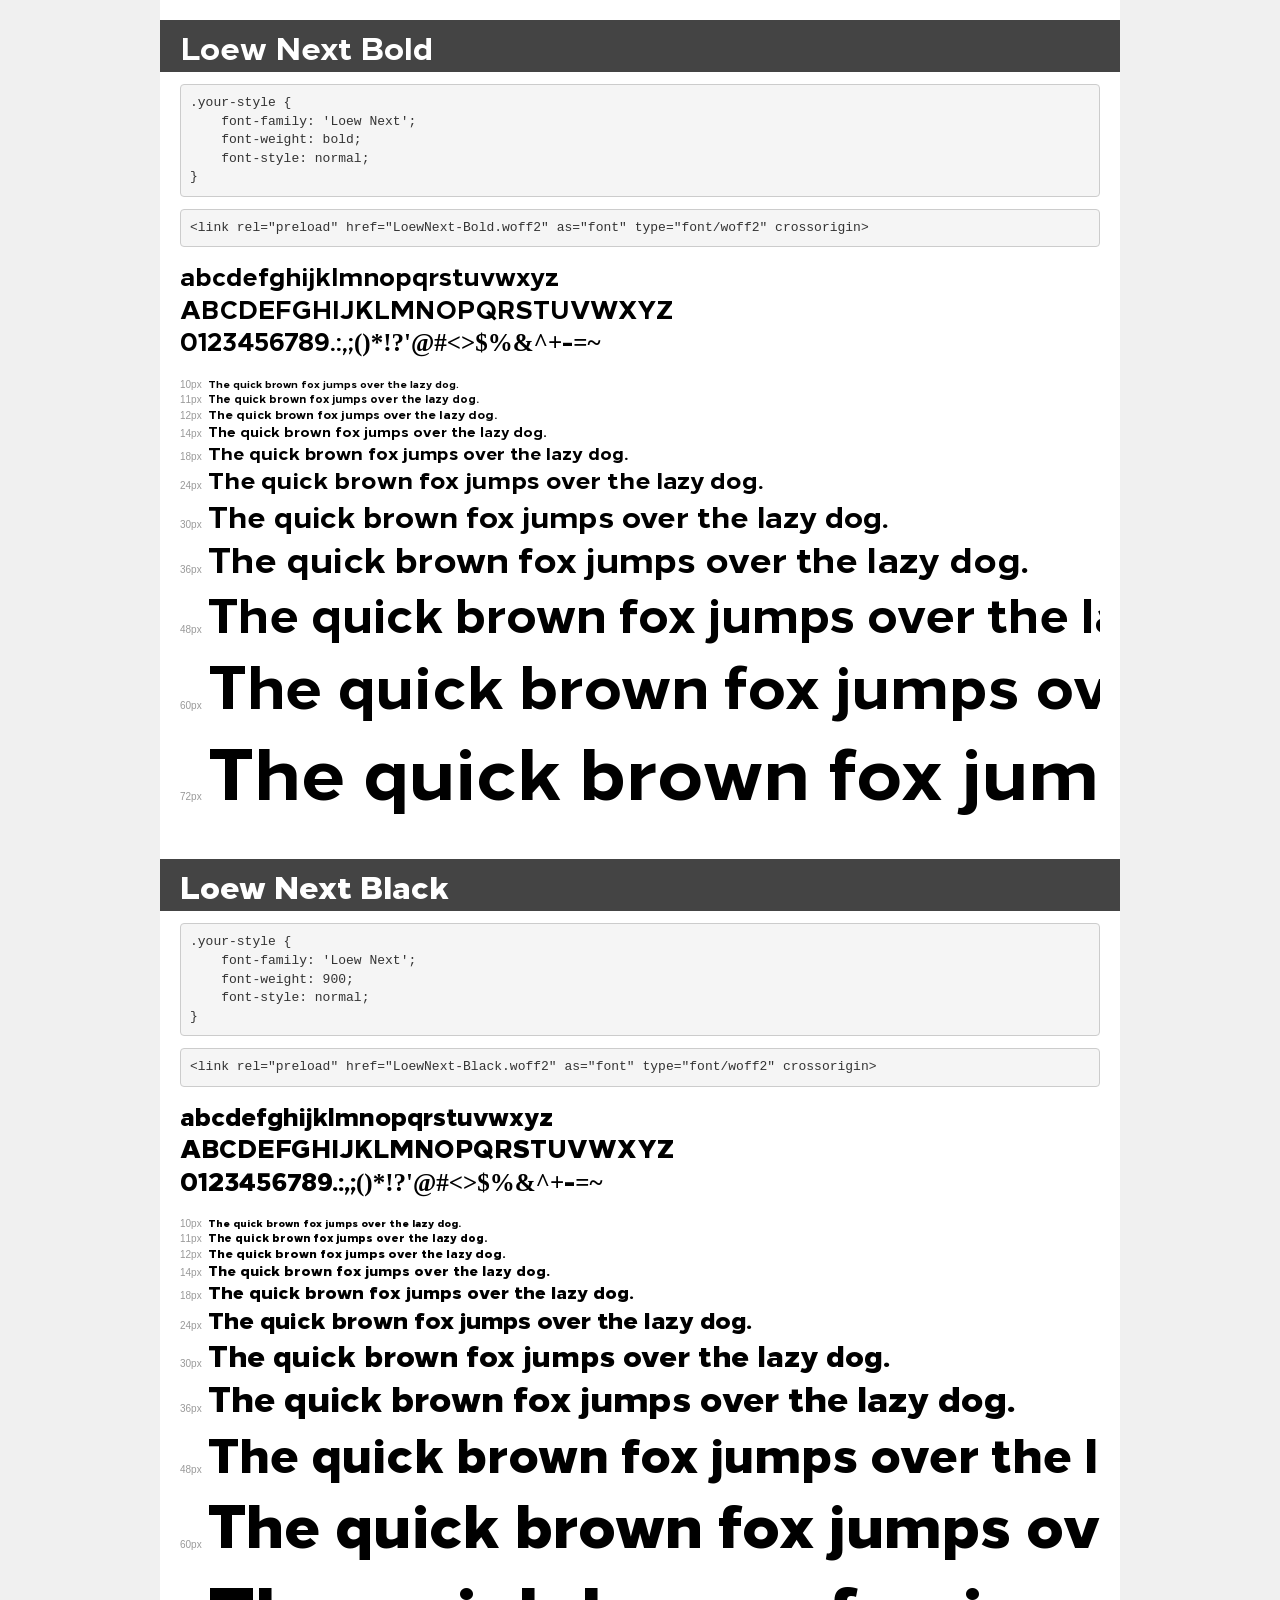
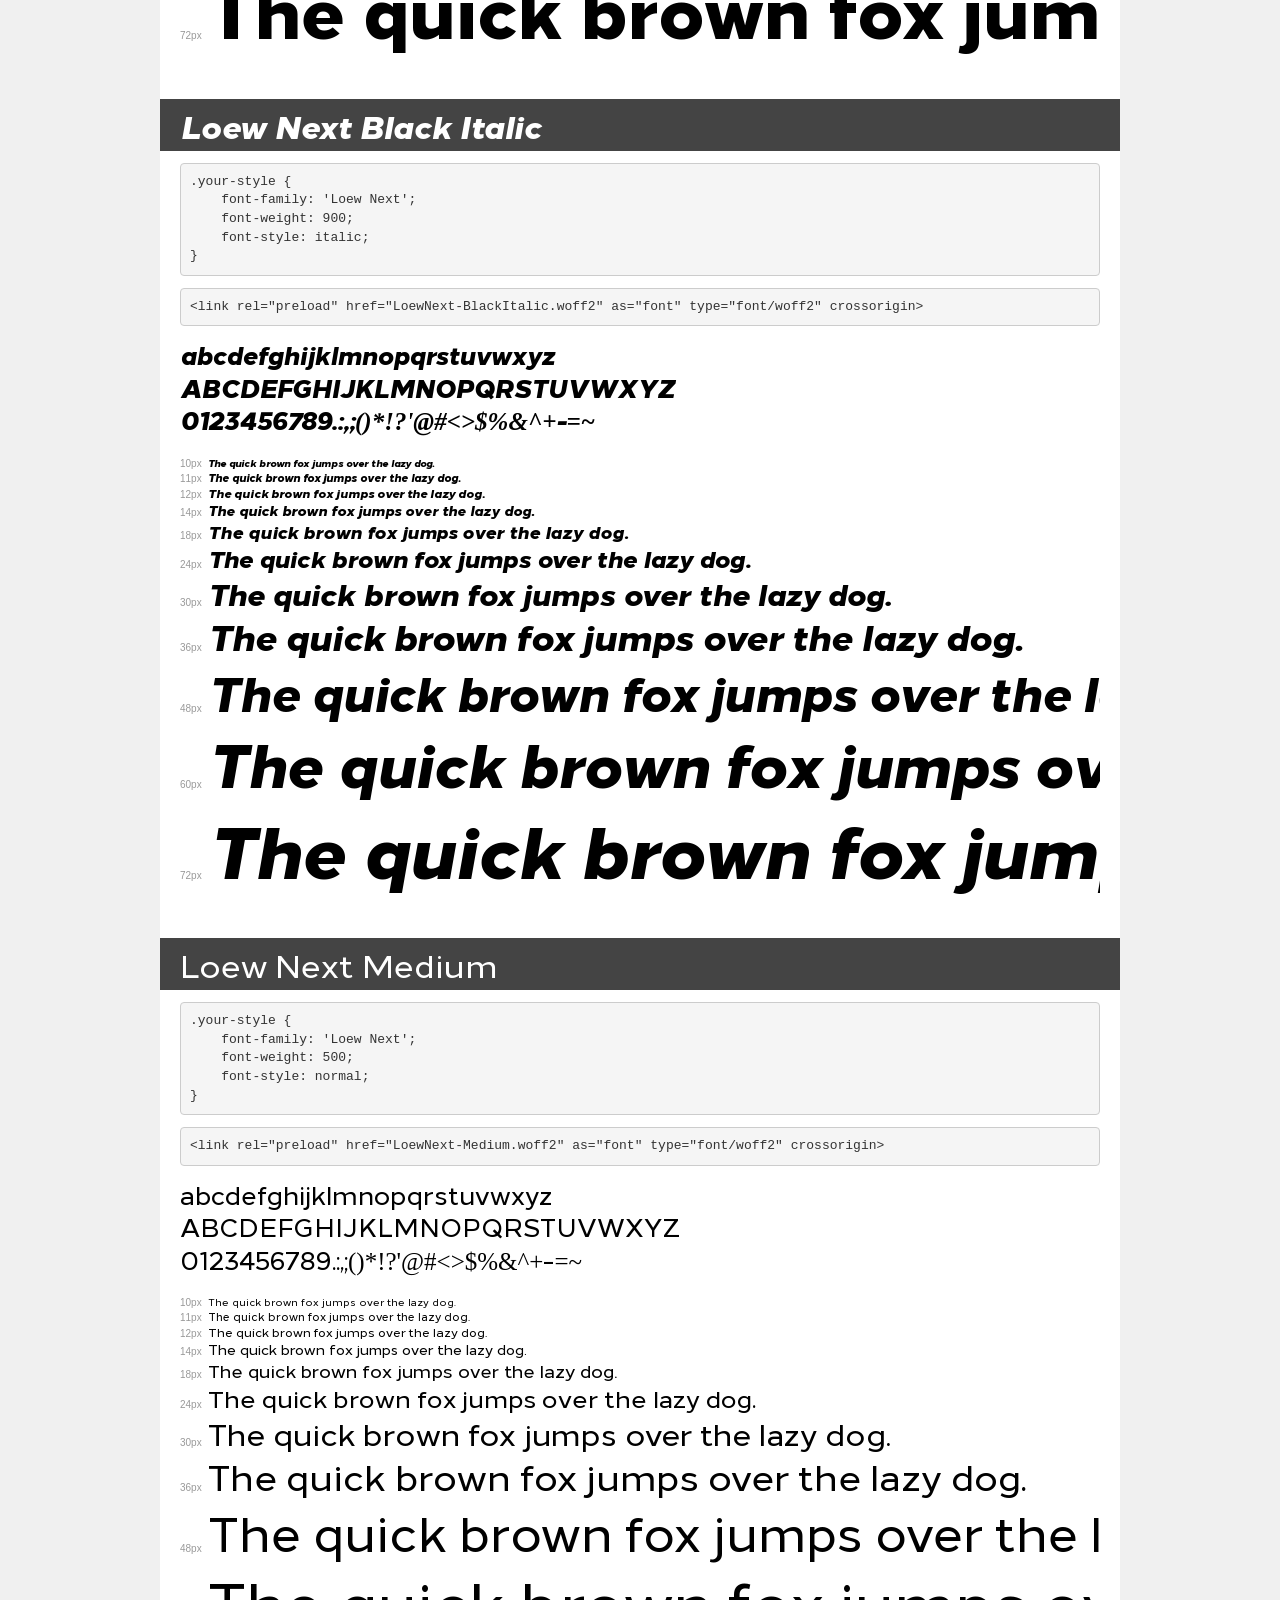
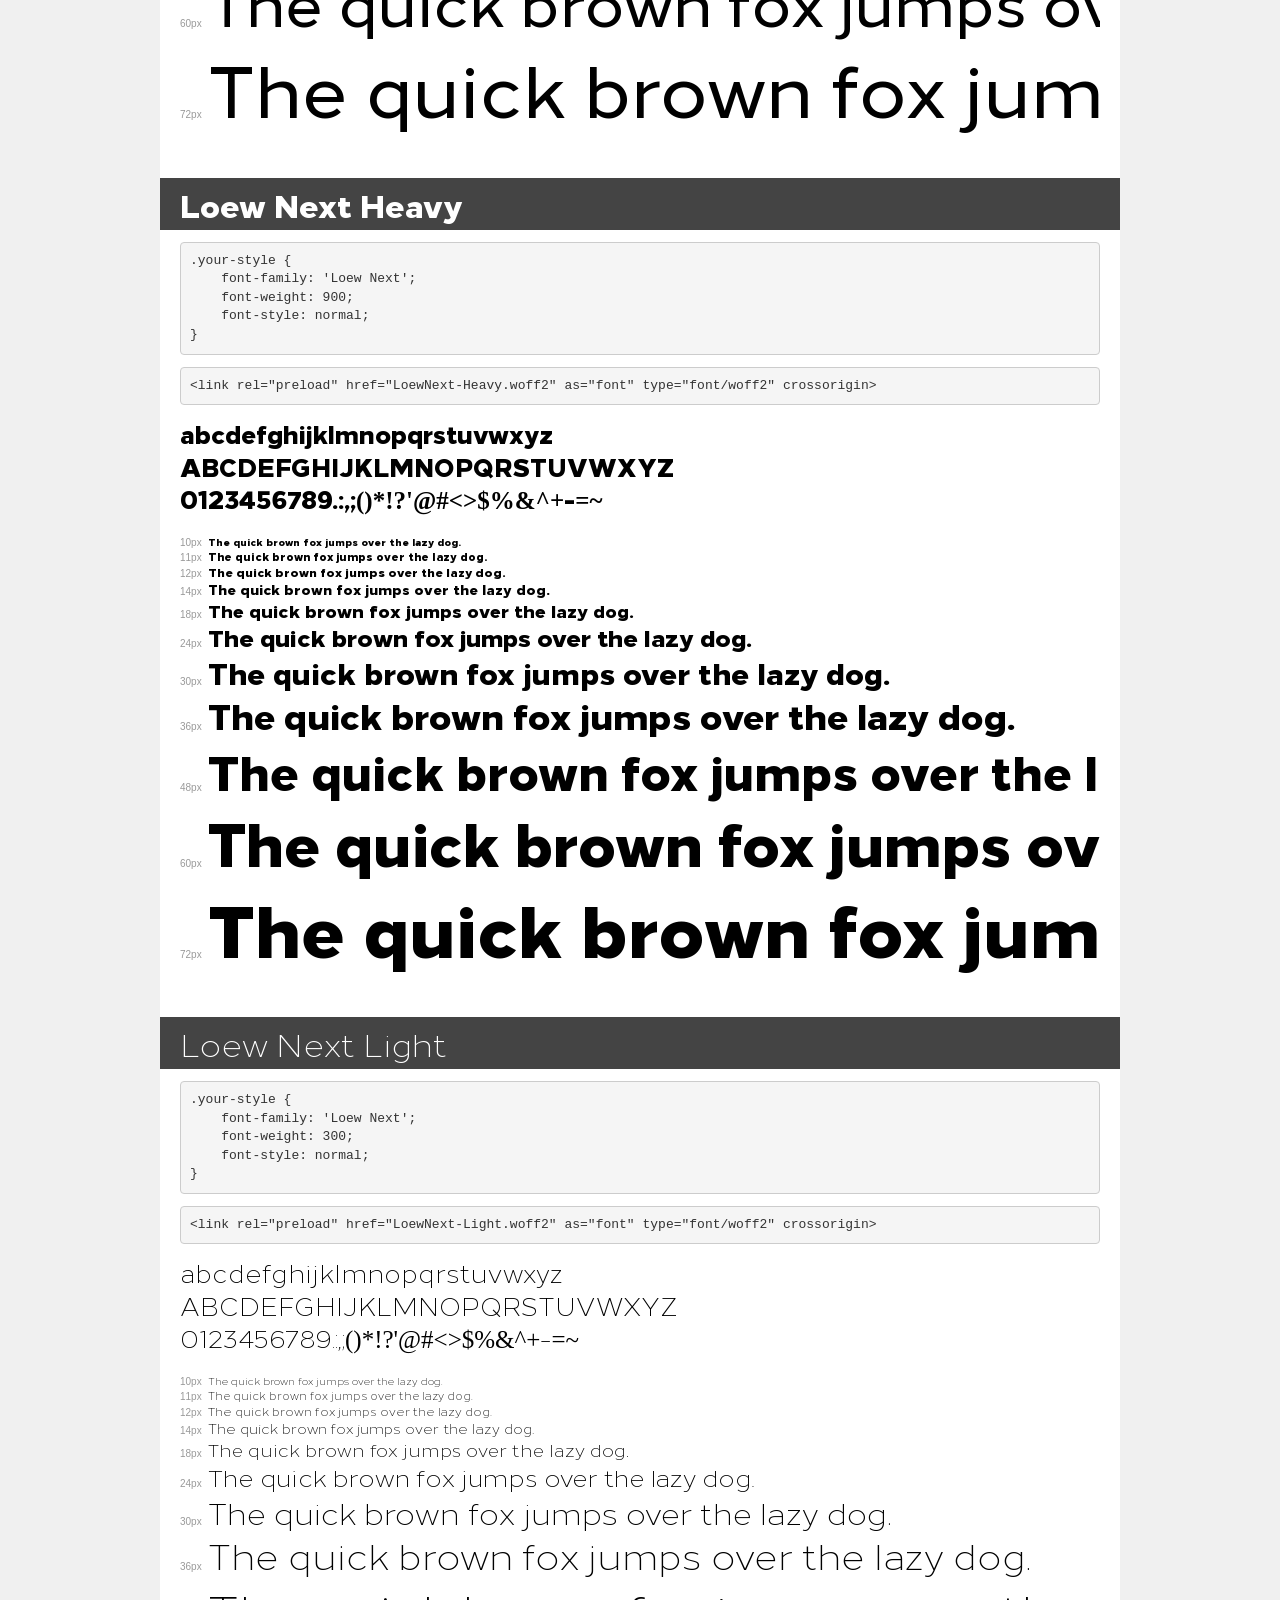
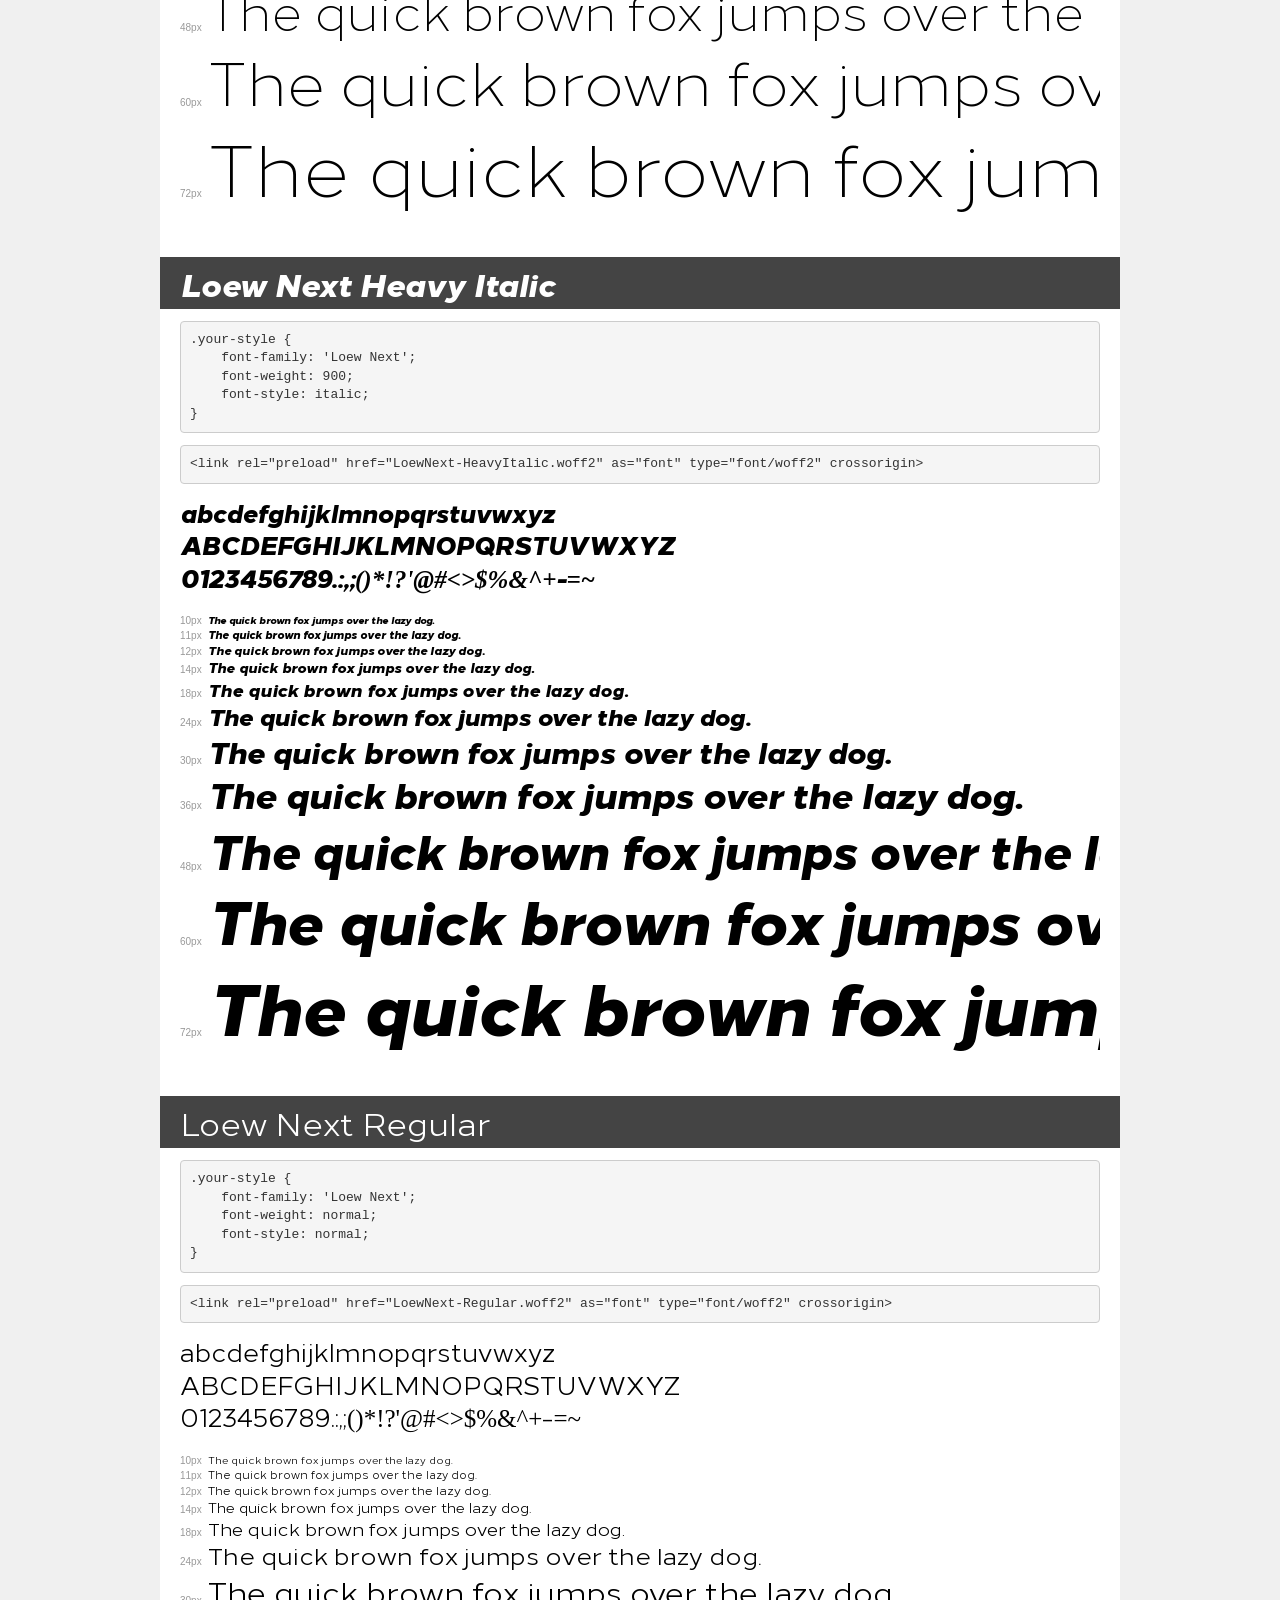
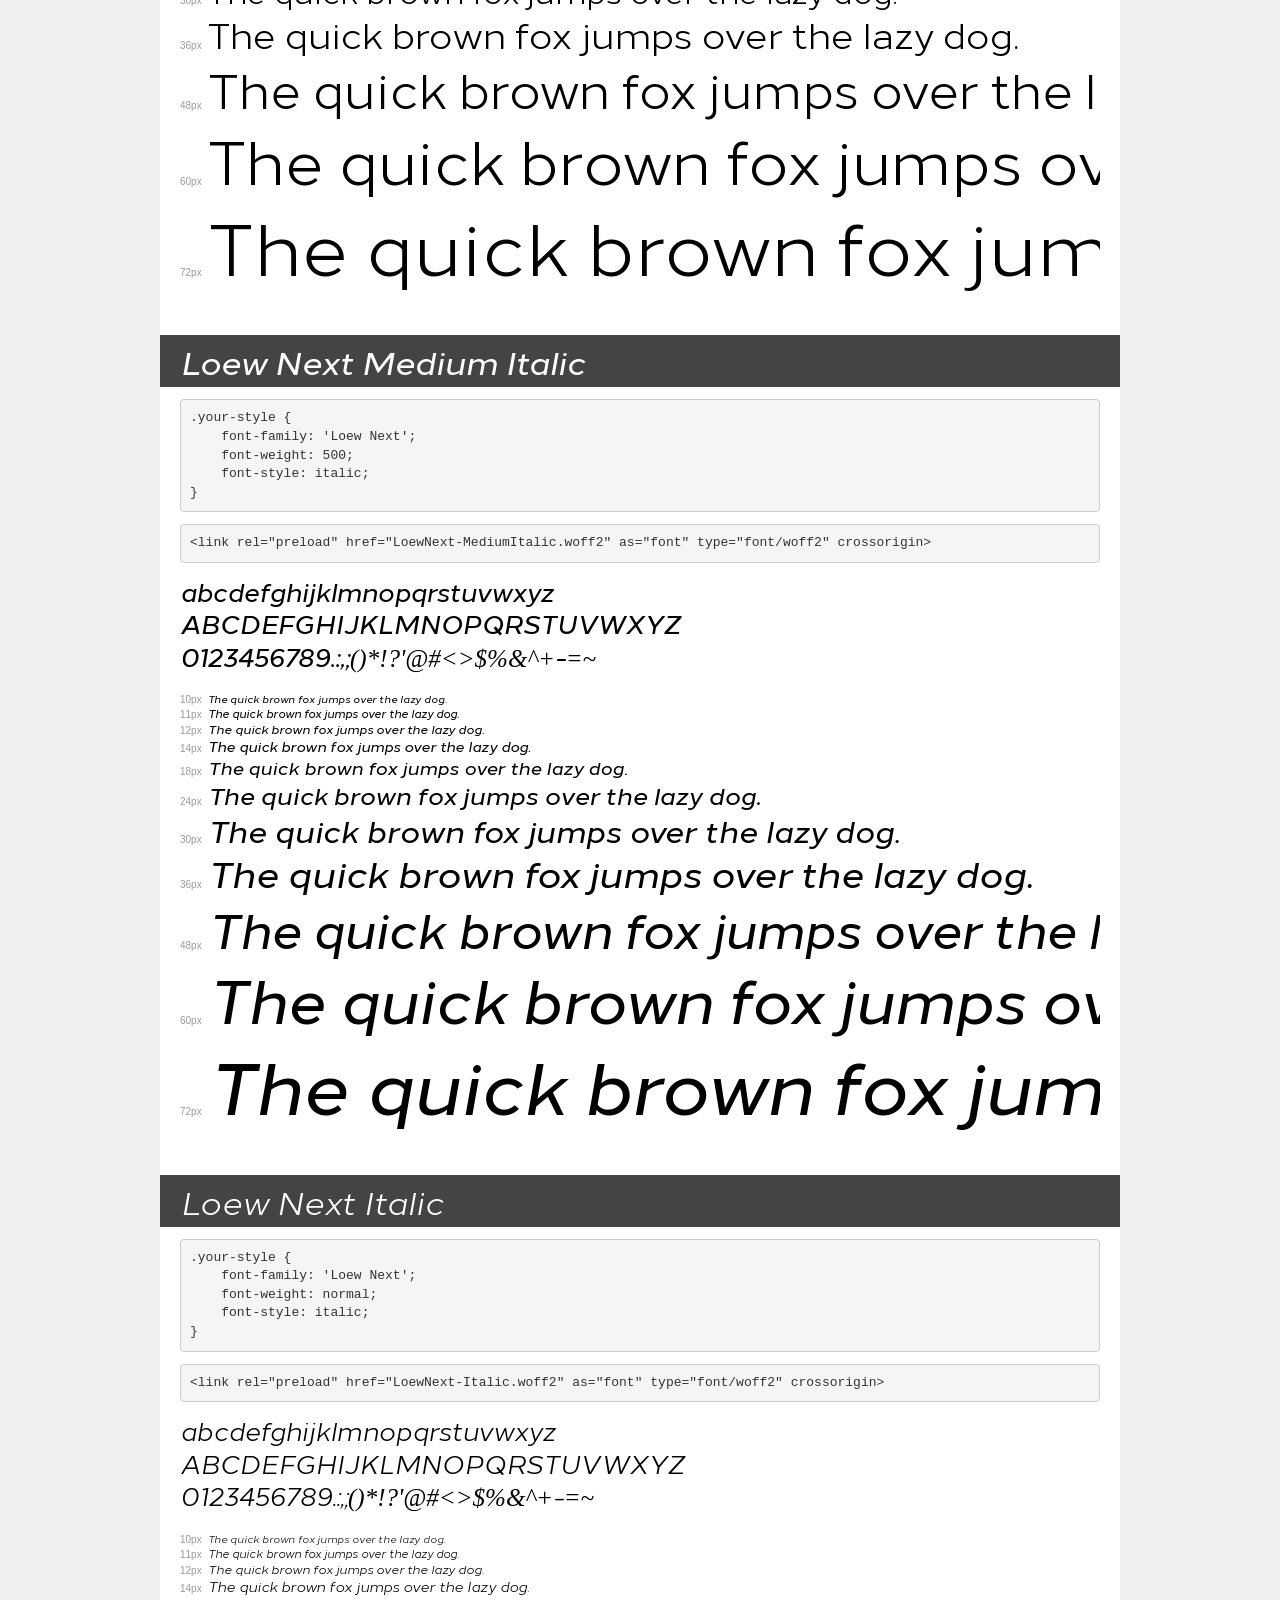
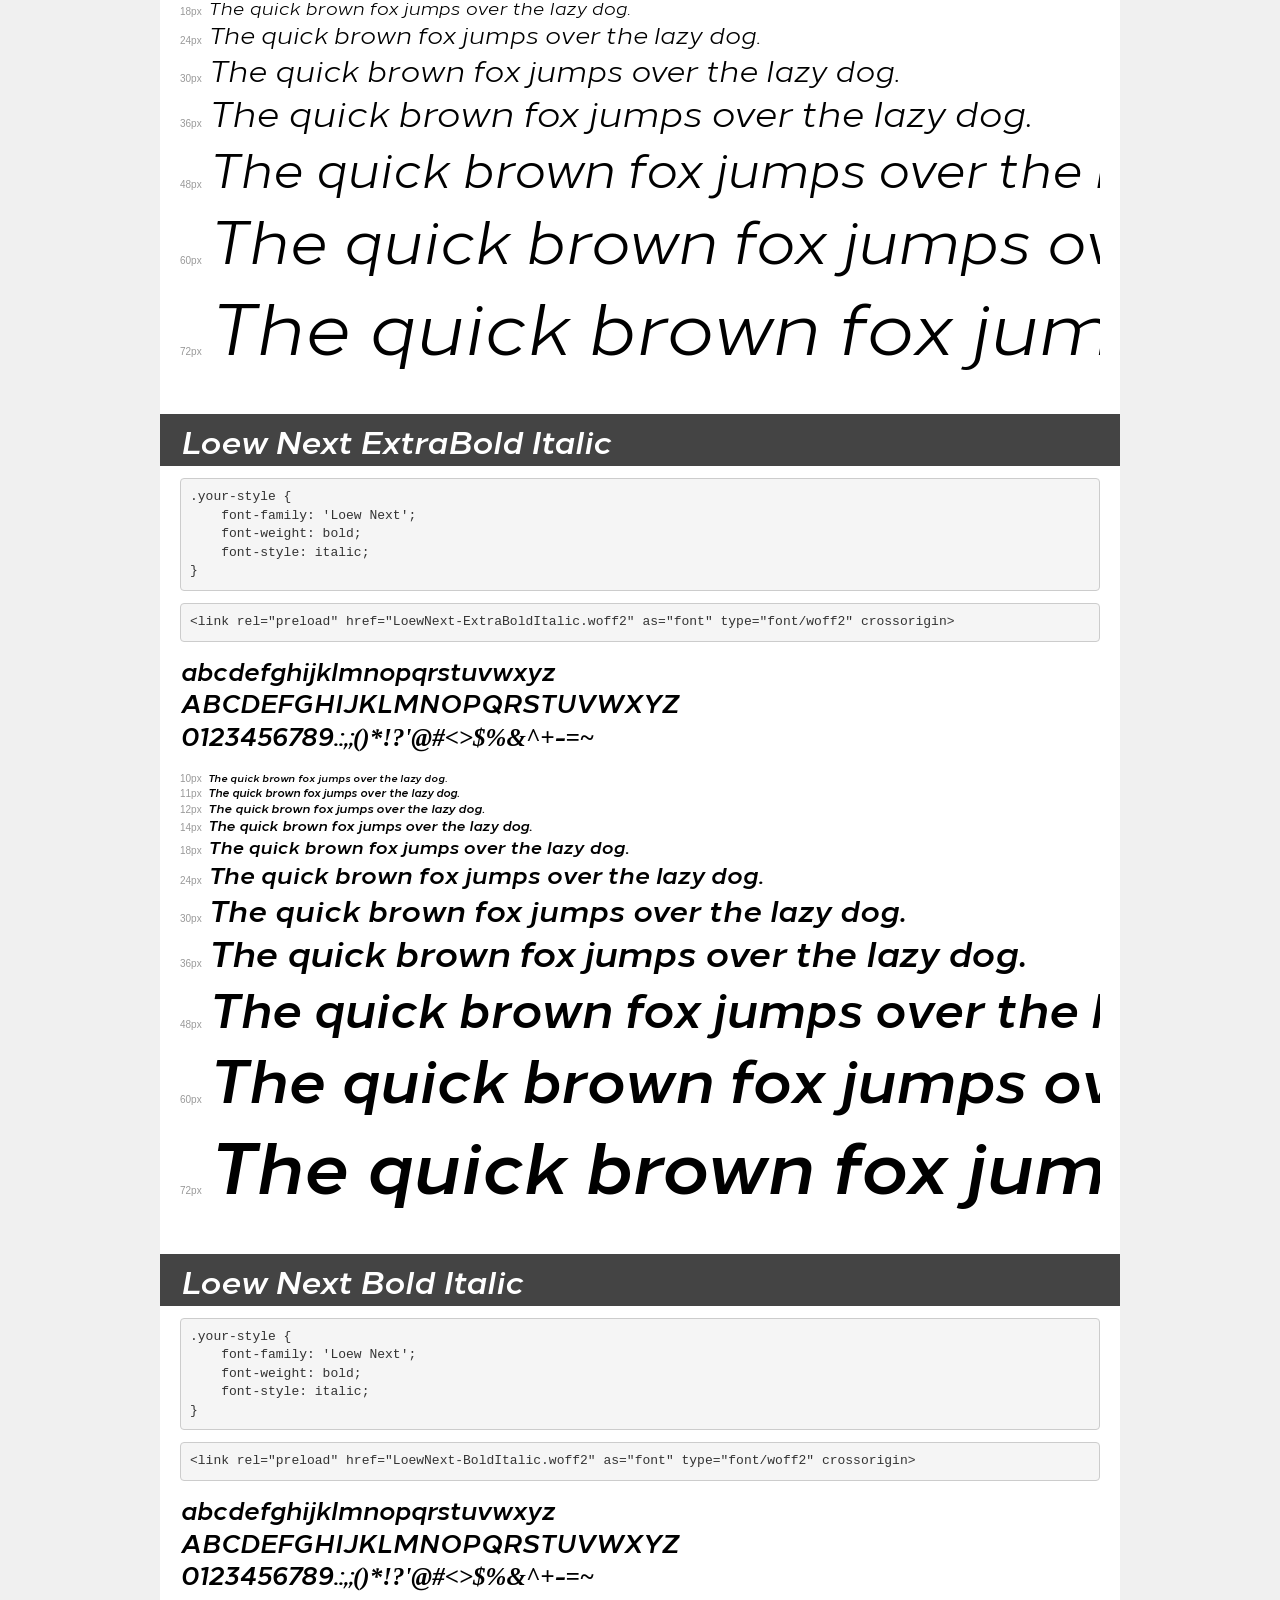
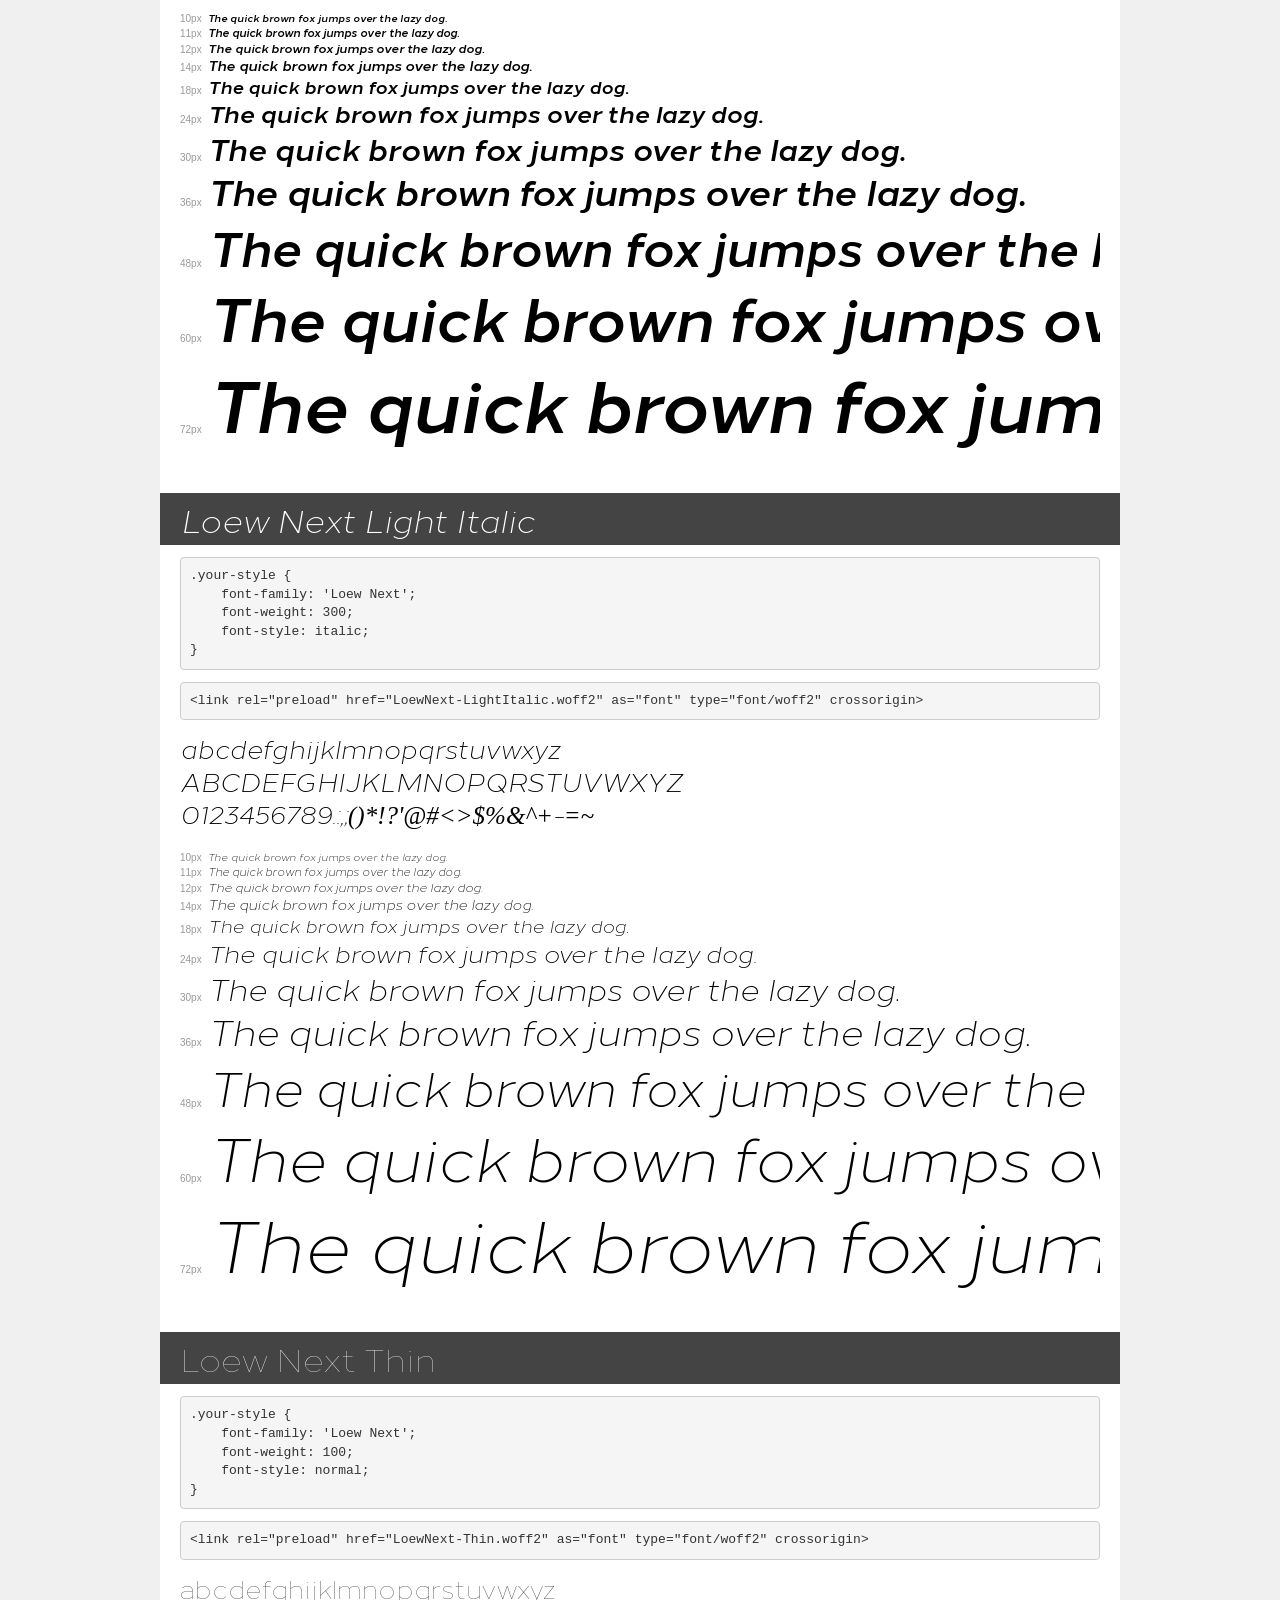
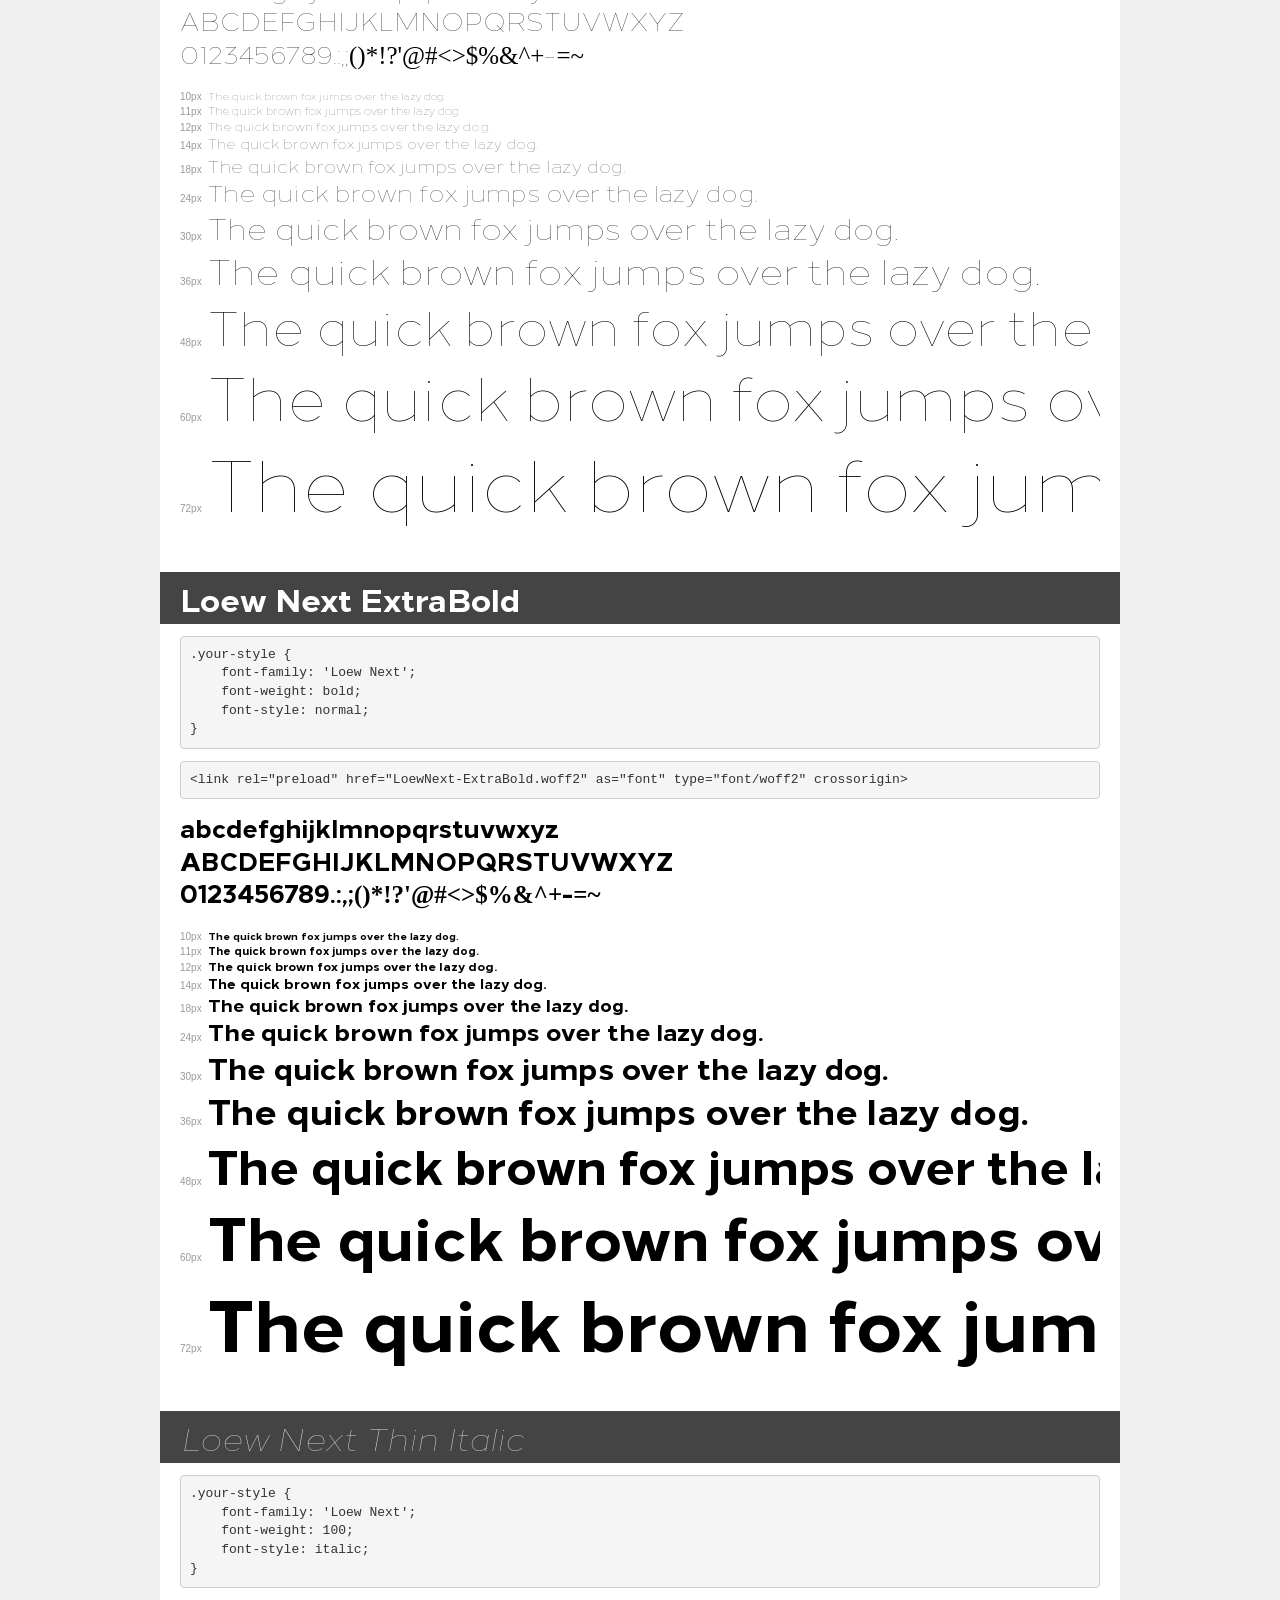
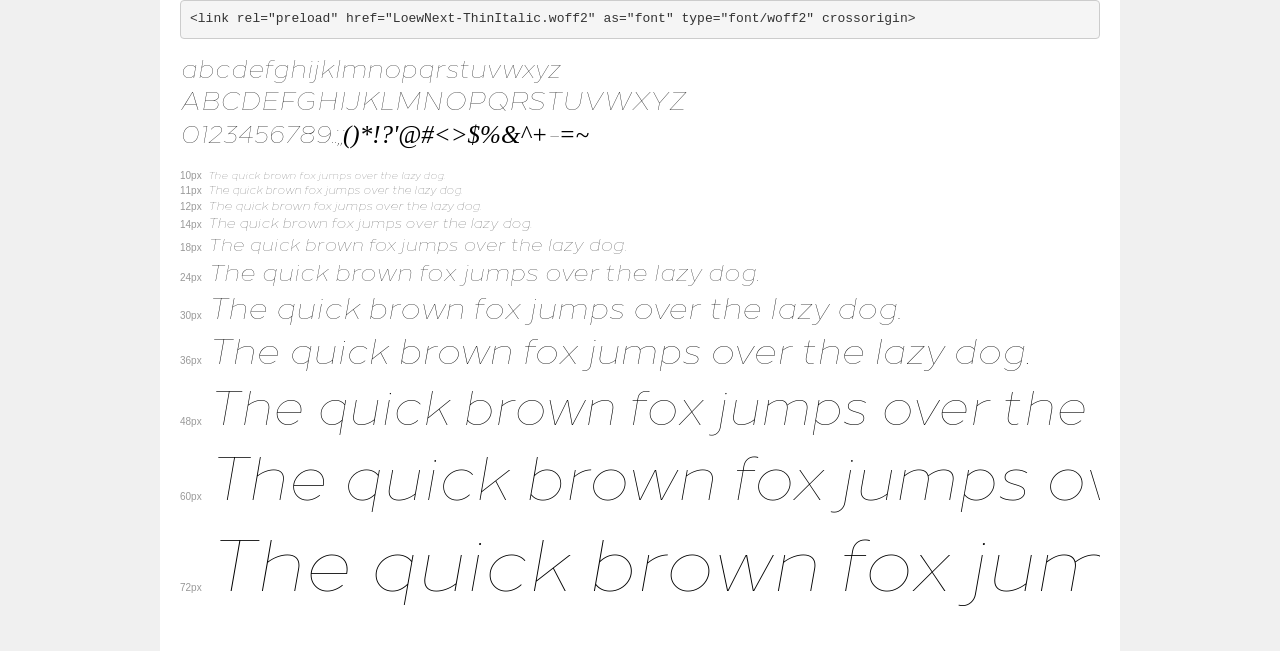
<file: assets/fonts/main_font/demo.html>
<!DOCTYPE html>
<html lang="en">
<head>
    <meta charset="utf-8">
    <meta http-equiv="X-UA-Compatible" content="IE=edge">
    <meta name="viewport" content="width=device-width, initial-scale=1">
    <meta name="robots" content="noindex, noarchive">
    <meta name="format-detection" content="telephone=no">
    <title>Transfonter demo</title>
    <link href="stylesheet.css" rel="stylesheet">
    <style>
        /*
        http://meyerweb.com/eric/tools/css/reset/
        v2.0 | 20110126
        License: none (public domain)
        */
        html, body, div, span, applet, object, iframe,
        h1, h2, h3, h4, h5, h6, p, blockquote, pre,
        a, abbr, acronym, address, big, cite, code,
        del, dfn, em, img, ins, kbd, q, s, samp,
        small, strike, strong, sub, sup, tt, var,
        b, u, i, center,
        dl, dt, dd, ol, ul, li,
        fieldset, form, label, legend,
        table, caption, tbody, tfoot, thead, tr, th, td,
        article, aside, canvas, details, embed,
        figure, figcaption, footer, header, hgroup,
        menu, nav, output, ruby, section, summary,
        time, mark, audio, video {
            margin: 0;
            padding: 0;
            border: 0;
            font-size: 100%;
            font: inherit;
            vertical-align: baseline;
        }
        /* HTML5 display-role reset for older browsers */
        article, aside, details, figcaption, figure,
        footer, header, hgroup, menu, nav, section {
            display: block;
        }
        body {
            line-height: 1;
        }
        ol, ul {
            list-style: none;
        }
        blockquote, q {
            quotes: none;
        }
        blockquote:before, blockquote:after,
        q:before, q:after {
            content: '';
            content: none;
        }
        table {
            border-collapse: collapse;
            border-spacing: 0;
        }
        /* demo styles */
        body {
            background: #f0f0f0;
            color: #000;
        }
        .page {
            background: #fff;
            width: 920px;
            margin: 0 auto;
            padding: 20px 20px 0 20px;
            overflow: hidden;
        }
        .font-container {
            overflow-x: auto;
            overflow-y: hidden;
            margin-bottom: 40px;
            line-height: 1.3;
            white-space: nowrap;
            padding-bottom: 5px;
        }
        h1 {
            position: relative;
            background: #444;
            font-size: 32px;
            color: #fff;
            padding: 10px 20px;
            margin: 0 -20px 12px -20px;
        }
        .letters {
            font-size: 25px;
            margin-bottom: 20px;
        }
        .s10:before {
            content: '10px';
        }
        .s11:before {
            content: '11px';
        }
        .s12:before {
            content: '12px';
        }
        .s14:before {
            content: '14px';
        }
        .s18:before {
            content: '18px';
        }
        .s24:before {
            content: '24px';
        }
        .s30:before {
            content: '30px';
        }
        .s36:before {
            content: '36px';
        }
        .s48:before {
            content: '48px';
        }
        .s60:before {
            content: '60px';
        }
        .s72:before {
            content: '72px';
        }
        .s10:before, .s11:before, .s12:before, .s14:before,
        .s18:before, .s24:before, .s30:before, .s36:before,
        .s48:before, .s60:before, .s72:before {
            font-family: Arial, sans-serif;
            font-size: 10px;
            font-weight: normal;
            font-style: normal;
            color: #999;
            padding-right: 6px;
        }
        pre {
            display: block;
            padding: 9px;
            margin: 0 0 12px;
            font-family: Monaco, Menlo, Consolas, "Courier New", monospace;
            font-size: 13px;
            line-height: 1.428571429;
            color: #333;
            font-weight: normal;
            font-style: normal;
            background-color: #f5f5f5;
            border: 1px solid #ccc;
            overflow-x: auto;
            border-radius: 4px;
        }
        /* responsive */
        @media (max-width: 959px) {
            .page {
                width: auto;
                margin: 0;
            }
        }
    </style>
</head>
<body>
<div class="page">
    <div class="demo">
        <h1 style="font-family: 'Loew Next'; font-weight: bold; font-style: normal;">Loew Next Bold</h1>
        <pre title="Usage">.your-style {
    font-family: 'Loew Next';
    font-weight: bold;
    font-style: normal;
}</pre>
        <pre title="Preload (optional)">
&lt;link rel=&quot;preload&quot; href=&quot;LoewNext-Bold.woff2&quot; as=&quot;font&quot; type=&quot;font/woff2&quot; crossorigin&gt;</pre>
        <div class="font-container" style="font-family: 'Loew Next'; font-weight: bold; font-style: normal;">
            <p class="letters">
                abcdefghijklmnopqrstuvwxyz<br>
ABCDEFGHIJKLMNOPQRSTUVWXYZ<br>
                0123456789.:,;()*!?'@#&lt;&gt;$%&^+-=~
            </p>
            <p class="s10" style="font-size: 10px;">The quick brown fox jumps over the lazy dog.</p>
            <p class="s11" style="font-size: 11px;">The quick brown fox jumps over the lazy dog.</p>
            <p class="s12" style="font-size: 12px;">The quick brown fox jumps over the lazy dog.</p>
            <p class="s14" style="font-size: 14px;">The quick brown fox jumps over the lazy dog.</p>
            <p class="s18" style="font-size: 18px;">The quick brown fox jumps over the lazy dog.</p>
            <p class="s24" style="font-size: 24px;">The quick brown fox jumps over the lazy dog.</p>
            <p class="s30" style="font-size: 30px;">The quick brown fox jumps over the lazy dog.</p>
            <p class="s36" style="font-size: 36px;">The quick brown fox jumps over the lazy dog.</p>
            <p class="s48" style="font-size: 48px;">The quick brown fox jumps over the lazy dog.</p>
            <p class="s60" style="font-size: 60px;">The quick brown fox jumps over the lazy dog.</p>
            <p class="s72" style="font-size: 72px;">The quick brown fox jumps over the lazy dog.</p>
        </div>
    </div>

    <div class="demo">
        <h1 style="font-family: 'Loew Next'; font-weight: 900; font-style: normal;">Loew Next Black</h1>
        <pre title="Usage">.your-style {
    font-family: 'Loew Next';
    font-weight: 900;
    font-style: normal;
}</pre>
        <pre title="Preload (optional)">
&lt;link rel=&quot;preload&quot; href=&quot;LoewNext-Black.woff2&quot; as=&quot;font&quot; type=&quot;font/woff2&quot; crossorigin&gt;</pre>
        <div class="font-container" style="font-family: 'Loew Next'; font-weight: 900; font-style: normal;">
            <p class="letters">
                abcdefghijklmnopqrstuvwxyz<br>
ABCDEFGHIJKLMNOPQRSTUVWXYZ<br>
                0123456789.:,;()*!?'@#&lt;&gt;$%&^+-=~
            </p>
            <p class="s10" style="font-size: 10px;">The quick brown fox jumps over the lazy dog.</p>
            <p class="s11" style="font-size: 11px;">The quick brown fox jumps over the lazy dog.</p>
            <p class="s12" style="font-size: 12px;">The quick brown fox jumps over the lazy dog.</p>
            <p class="s14" style="font-size: 14px;">The quick brown fox jumps over the lazy dog.</p>
            <p class="s18" style="font-size: 18px;">The quick brown fox jumps over the lazy dog.</p>
            <p class="s24" style="font-size: 24px;">The quick brown fox jumps over the lazy dog.</p>
            <p class="s30" style="font-size: 30px;">The quick brown fox jumps over the lazy dog.</p>
            <p class="s36" style="font-size: 36px;">The quick brown fox jumps over the lazy dog.</p>
            <p class="s48" style="font-size: 48px;">The quick brown fox jumps over the lazy dog.</p>
            <p class="s60" style="font-size: 60px;">The quick brown fox jumps over the lazy dog.</p>
            <p class="s72" style="font-size: 72px;">The quick brown fox jumps over the lazy dog.</p>
        </div>
    </div>

    <div class="demo">
        <h1 style="font-family: 'Loew Next'; font-weight: 900; font-style: italic;">Loew Next Black Italic</h1>
        <pre title="Usage">.your-style {
    font-family: 'Loew Next';
    font-weight: 900;
    font-style: italic;
}</pre>
        <pre title="Preload (optional)">
&lt;link rel=&quot;preload&quot; href=&quot;LoewNext-BlackItalic.woff2&quot; as=&quot;font&quot; type=&quot;font/woff2&quot; crossorigin&gt;</pre>
        <div class="font-container" style="font-family: 'Loew Next'; font-weight: 900; font-style: italic;">
            <p class="letters">
                abcdefghijklmnopqrstuvwxyz<br>
ABCDEFGHIJKLMNOPQRSTUVWXYZ<br>
                0123456789.:,;()*!?'@#&lt;&gt;$%&^+-=~
            </p>
            <p class="s10" style="font-size: 10px;">The quick brown fox jumps over the lazy dog.</p>
            <p class="s11" style="font-size: 11px;">The quick brown fox jumps over the lazy dog.</p>
            <p class="s12" style="font-size: 12px;">The quick brown fox jumps over the lazy dog.</p>
            <p class="s14" style="font-size: 14px;">The quick brown fox jumps over the lazy dog.</p>
            <p class="s18" style="font-size: 18px;">The quick brown fox jumps over the lazy dog.</p>
            <p class="s24" style="font-size: 24px;">The quick brown fox jumps over the lazy dog.</p>
            <p class="s30" style="font-size: 30px;">The quick brown fox jumps over the lazy dog.</p>
            <p class="s36" style="font-size: 36px;">The quick brown fox jumps over the lazy dog.</p>
            <p class="s48" style="font-size: 48px;">The quick brown fox jumps over the lazy dog.</p>
            <p class="s60" style="font-size: 60px;">The quick brown fox jumps over the lazy dog.</p>
            <p class="s72" style="font-size: 72px;">The quick brown fox jumps over the lazy dog.</p>
        </div>
    </div>

    <div class="demo">
        <h1 style="font-family: 'Loew Next'; font-weight: 500; font-style: normal;">Loew Next Medium</h1>
        <pre title="Usage">.your-style {
    font-family: 'Loew Next';
    font-weight: 500;
    font-style: normal;
}</pre>
        <pre title="Preload (optional)">
&lt;link rel=&quot;preload&quot; href=&quot;LoewNext-Medium.woff2&quot; as=&quot;font&quot; type=&quot;font/woff2&quot; crossorigin&gt;</pre>
        <div class="font-container" style="font-family: 'Loew Next'; font-weight: 500; font-style: normal;">
            <p class="letters">
                abcdefghijklmnopqrstuvwxyz<br>
ABCDEFGHIJKLMNOPQRSTUVWXYZ<br>
                0123456789.:,;()*!?'@#&lt;&gt;$%&^+-=~
            </p>
            <p class="s10" style="font-size: 10px;">The quick brown fox jumps over the lazy dog.</p>
            <p class="s11" style="font-size: 11px;">The quick brown fox jumps over the lazy dog.</p>
            <p class="s12" style="font-size: 12px;">The quick brown fox jumps over the lazy dog.</p>
            <p class="s14" style="font-size: 14px;">The quick brown fox jumps over the lazy dog.</p>
            <p class="s18" style="font-size: 18px;">The quick brown fox jumps over the lazy dog.</p>
            <p class="s24" style="font-size: 24px;">The quick brown fox jumps over the lazy dog.</p>
            <p class="s30" style="font-size: 30px;">The quick brown fox jumps over the lazy dog.</p>
            <p class="s36" style="font-size: 36px;">The quick brown fox jumps over the lazy dog.</p>
            <p class="s48" style="font-size: 48px;">The quick brown fox jumps over the lazy dog.</p>
            <p class="s60" style="font-size: 60px;">The quick brown fox jumps over the lazy dog.</p>
            <p class="s72" style="font-size: 72px;">The quick brown fox jumps over the lazy dog.</p>
        </div>
    </div>

    <div class="demo">
        <h1 style="font-family: 'Loew Next'; font-weight: 900; font-style: normal;">Loew Next Heavy</h1>
        <pre title="Usage">.your-style {
    font-family: 'Loew Next';
    font-weight: 900;
    font-style: normal;
}</pre>
        <pre title="Preload (optional)">
&lt;link rel=&quot;preload&quot; href=&quot;LoewNext-Heavy.woff2&quot; as=&quot;font&quot; type=&quot;font/woff2&quot; crossorigin&gt;</pre>
        <div class="font-container" style="font-family: 'Loew Next'; font-weight: 900; font-style: normal;">
            <p class="letters">
                abcdefghijklmnopqrstuvwxyz<br>
ABCDEFGHIJKLMNOPQRSTUVWXYZ<br>
                0123456789.:,;()*!?'@#&lt;&gt;$%&^+-=~
            </p>
            <p class="s10" style="font-size: 10px;">The quick brown fox jumps over the lazy dog.</p>
            <p class="s11" style="font-size: 11px;">The quick brown fox jumps over the lazy dog.</p>
            <p class="s12" style="font-size: 12px;">The quick brown fox jumps over the lazy dog.</p>
            <p class="s14" style="font-size: 14px;">The quick brown fox jumps over the lazy dog.</p>
            <p class="s18" style="font-size: 18px;">The quick brown fox jumps over the lazy dog.</p>
            <p class="s24" style="font-size: 24px;">The quick brown fox jumps over the lazy dog.</p>
            <p class="s30" style="font-size: 30px;">The quick brown fox jumps over the lazy dog.</p>
            <p class="s36" style="font-size: 36px;">The quick brown fox jumps over the lazy dog.</p>
            <p class="s48" style="font-size: 48px;">The quick brown fox jumps over the lazy dog.</p>
            <p class="s60" style="font-size: 60px;">The quick brown fox jumps over the lazy dog.</p>
            <p class="s72" style="font-size: 72px;">The quick brown fox jumps over the lazy dog.</p>
        </div>
    </div>

    <div class="demo">
        <h1 style="font-family: 'Loew Next'; font-weight: 300; font-style: normal;">Loew Next Light</h1>
        <pre title="Usage">.your-style {
    font-family: 'Loew Next';
    font-weight: 300;
    font-style: normal;
}</pre>
        <pre title="Preload (optional)">
&lt;link rel=&quot;preload&quot; href=&quot;LoewNext-Light.woff2&quot; as=&quot;font&quot; type=&quot;font/woff2&quot; crossorigin&gt;</pre>
        <div class="font-container" style="font-family: 'Loew Next'; font-weight: 300; font-style: normal;">
            <p class="letters">
                abcdefghijklmnopqrstuvwxyz<br>
ABCDEFGHIJKLMNOPQRSTUVWXYZ<br>
                0123456789.:,;()*!?'@#&lt;&gt;$%&^+-=~
            </p>
            <p class="s10" style="font-size: 10px;">The quick brown fox jumps over the lazy dog.</p>
            <p class="s11" style="font-size: 11px;">The quick brown fox jumps over the lazy dog.</p>
            <p class="s12" style="font-size: 12px;">The quick brown fox jumps over the lazy dog.</p>
            <p class="s14" style="font-size: 14px;">The quick brown fox jumps over the lazy dog.</p>
            <p class="s18" style="font-size: 18px;">The quick brown fox jumps over the lazy dog.</p>
            <p class="s24" style="font-size: 24px;">The quick brown fox jumps over the lazy dog.</p>
            <p class="s30" style="font-size: 30px;">The quick brown fox jumps over the lazy dog.</p>
            <p class="s36" style="font-size: 36px;">The quick brown fox jumps over the lazy dog.</p>
            <p class="s48" style="font-size: 48px;">The quick brown fox jumps over the lazy dog.</p>
            <p class="s60" style="font-size: 60px;">The quick brown fox jumps over the lazy dog.</p>
            <p class="s72" style="font-size: 72px;">The quick brown fox jumps over the lazy dog.</p>
        </div>
    </div>

    <div class="demo">
        <h1 style="font-family: 'Loew Next'; font-weight: 900; font-style: italic;">Loew Next Heavy Italic</h1>
        <pre title="Usage">.your-style {
    font-family: 'Loew Next';
    font-weight: 900;
    font-style: italic;
}</pre>
        <pre title="Preload (optional)">
&lt;link rel=&quot;preload&quot; href=&quot;LoewNext-HeavyItalic.woff2&quot; as=&quot;font&quot; type=&quot;font/woff2&quot; crossorigin&gt;</pre>
        <div class="font-container" style="font-family: 'Loew Next'; font-weight: 900; font-style: italic;">
            <p class="letters">
                abcdefghijklmnopqrstuvwxyz<br>
ABCDEFGHIJKLMNOPQRSTUVWXYZ<br>
                0123456789.:,;()*!?'@#&lt;&gt;$%&^+-=~
            </p>
            <p class="s10" style="font-size: 10px;">The quick brown fox jumps over the lazy dog.</p>
            <p class="s11" style="font-size: 11px;">The quick brown fox jumps over the lazy dog.</p>
            <p class="s12" style="font-size: 12px;">The quick brown fox jumps over the lazy dog.</p>
            <p class="s14" style="font-size: 14px;">The quick brown fox jumps over the lazy dog.</p>
            <p class="s18" style="font-size: 18px;">The quick brown fox jumps over the lazy dog.</p>
            <p class="s24" style="font-size: 24px;">The quick brown fox jumps over the lazy dog.</p>
            <p class="s30" style="font-size: 30px;">The quick brown fox jumps over the lazy dog.</p>
            <p class="s36" style="font-size: 36px;">The quick brown fox jumps over the lazy dog.</p>
            <p class="s48" style="font-size: 48px;">The quick brown fox jumps over the lazy dog.</p>
            <p class="s60" style="font-size: 60px;">The quick brown fox jumps over the lazy dog.</p>
            <p class="s72" style="font-size: 72px;">The quick brown fox jumps over the lazy dog.</p>
        </div>
    </div>

    <div class="demo">
        <h1 style="font-family: 'Loew Next'; font-weight: normal; font-style: normal;">Loew Next Regular</h1>
        <pre title="Usage">.your-style {
    font-family: 'Loew Next';
    font-weight: normal;
    font-style: normal;
}</pre>
        <pre title="Preload (optional)">
&lt;link rel=&quot;preload&quot; href=&quot;LoewNext-Regular.woff2&quot; as=&quot;font&quot; type=&quot;font/woff2&quot; crossorigin&gt;</pre>
        <div class="font-container" style="font-family: 'Loew Next'; font-weight: normal; font-style: normal;">
            <p class="letters">
                abcdefghijklmnopqrstuvwxyz<br>
ABCDEFGHIJKLMNOPQRSTUVWXYZ<br>
                0123456789.:,;()*!?'@#&lt;&gt;$%&^+-=~
            </p>
            <p class="s10" style="font-size: 10px;">The quick brown fox jumps over the lazy dog.</p>
            <p class="s11" style="font-size: 11px;">The quick brown fox jumps over the lazy dog.</p>
            <p class="s12" style="font-size: 12px;">The quick brown fox jumps over the lazy dog.</p>
            <p class="s14" style="font-size: 14px;">The quick brown fox jumps over the lazy dog.</p>
            <p class="s18" style="font-size: 18px;">The quick brown fox jumps over the lazy dog.</p>
            <p class="s24" style="font-size: 24px;">The quick brown fox jumps over the lazy dog.</p>
            <p class="s30" style="font-size: 30px;">The quick brown fox jumps over the lazy dog.</p>
            <p class="s36" style="font-size: 36px;">The quick brown fox jumps over the lazy dog.</p>
            <p class="s48" style="font-size: 48px;">The quick brown fox jumps over the lazy dog.</p>
            <p class="s60" style="font-size: 60px;">The quick brown fox jumps over the lazy dog.</p>
            <p class="s72" style="font-size: 72px;">The quick brown fox jumps over the lazy dog.</p>
        </div>
    </div>

    <div class="demo">
        <h1 style="font-family: 'Loew Next'; font-weight: 500; font-style: italic;">Loew Next Medium Italic</h1>
        <pre title="Usage">.your-style {
    font-family: 'Loew Next';
    font-weight: 500;
    font-style: italic;
}</pre>
        <pre title="Preload (optional)">
&lt;link rel=&quot;preload&quot; href=&quot;LoewNext-MediumItalic.woff2&quot; as=&quot;font&quot; type=&quot;font/woff2&quot; crossorigin&gt;</pre>
        <div class="font-container" style="font-family: 'Loew Next'; font-weight: 500; font-style: italic;">
            <p class="letters">
                abcdefghijklmnopqrstuvwxyz<br>
ABCDEFGHIJKLMNOPQRSTUVWXYZ<br>
                0123456789.:,;()*!?'@#&lt;&gt;$%&^+-=~
            </p>
            <p class="s10" style="font-size: 10px;">The quick brown fox jumps over the lazy dog.</p>
            <p class="s11" style="font-size: 11px;">The quick brown fox jumps over the lazy dog.</p>
            <p class="s12" style="font-size: 12px;">The quick brown fox jumps over the lazy dog.</p>
            <p class="s14" style="font-size: 14px;">The quick brown fox jumps over the lazy dog.</p>
            <p class="s18" style="font-size: 18px;">The quick brown fox jumps over the lazy dog.</p>
            <p class="s24" style="font-size: 24px;">The quick brown fox jumps over the lazy dog.</p>
            <p class="s30" style="font-size: 30px;">The quick brown fox jumps over the lazy dog.</p>
            <p class="s36" style="font-size: 36px;">The quick brown fox jumps over the lazy dog.</p>
            <p class="s48" style="font-size: 48px;">The quick brown fox jumps over the lazy dog.</p>
            <p class="s60" style="font-size: 60px;">The quick brown fox jumps over the lazy dog.</p>
            <p class="s72" style="font-size: 72px;">The quick brown fox jumps over the lazy dog.</p>
        </div>
    </div>

    <div class="demo">
        <h1 style="font-family: 'Loew Next'; font-weight: normal; font-style: italic;">Loew Next Italic</h1>
        <pre title="Usage">.your-style {
    font-family: 'Loew Next';
    font-weight: normal;
    font-style: italic;
}</pre>
        <pre title="Preload (optional)">
&lt;link rel=&quot;preload&quot; href=&quot;LoewNext-Italic.woff2&quot; as=&quot;font&quot; type=&quot;font/woff2&quot; crossorigin&gt;</pre>
        <div class="font-container" style="font-family: 'Loew Next'; font-weight: normal; font-style: italic;">
            <p class="letters">
                abcdefghijklmnopqrstuvwxyz<br>
ABCDEFGHIJKLMNOPQRSTUVWXYZ<br>
                0123456789.:,;()*!?'@#&lt;&gt;$%&^+-=~
            </p>
            <p class="s10" style="font-size: 10px;">The quick brown fox jumps over the lazy dog.</p>
            <p class="s11" style="font-size: 11px;">The quick brown fox jumps over the lazy dog.</p>
            <p class="s12" style="font-size: 12px;">The quick brown fox jumps over the lazy dog.</p>
            <p class="s14" style="font-size: 14px;">The quick brown fox jumps over the lazy dog.</p>
            <p class="s18" style="font-size: 18px;">The quick brown fox jumps over the lazy dog.</p>
            <p class="s24" style="font-size: 24px;">The quick brown fox jumps over the lazy dog.</p>
            <p class="s30" style="font-size: 30px;">The quick brown fox jumps over the lazy dog.</p>
            <p class="s36" style="font-size: 36px;">The quick brown fox jumps over the lazy dog.</p>
            <p class="s48" style="font-size: 48px;">The quick brown fox jumps over the lazy dog.</p>
            <p class="s60" style="font-size: 60px;">The quick brown fox jumps over the lazy dog.</p>
            <p class="s72" style="font-size: 72px;">The quick brown fox jumps over the lazy dog.</p>
        </div>
    </div>

    <div class="demo">
        <h1 style="font-family: 'Loew Next'; font-weight: bold; font-style: italic;">Loew Next ExtraBold Italic</h1>
        <pre title="Usage">.your-style {
    font-family: 'Loew Next';
    font-weight: bold;
    font-style: italic;
}</pre>
        <pre title="Preload (optional)">
&lt;link rel=&quot;preload&quot; href=&quot;LoewNext-ExtraBoldItalic.woff2&quot; as=&quot;font&quot; type=&quot;font/woff2&quot; crossorigin&gt;</pre>
        <div class="font-container" style="font-family: 'Loew Next'; font-weight: bold; font-style: italic;">
            <p class="letters">
                abcdefghijklmnopqrstuvwxyz<br>
ABCDEFGHIJKLMNOPQRSTUVWXYZ<br>
                0123456789.:,;()*!?'@#&lt;&gt;$%&^+-=~
            </p>
            <p class="s10" style="font-size: 10px;">The quick brown fox jumps over the lazy dog.</p>
            <p class="s11" style="font-size: 11px;">The quick brown fox jumps over the lazy dog.</p>
            <p class="s12" style="font-size: 12px;">The quick brown fox jumps over the lazy dog.</p>
            <p class="s14" style="font-size: 14px;">The quick brown fox jumps over the lazy dog.</p>
            <p class="s18" style="font-size: 18px;">The quick brown fox jumps over the lazy dog.</p>
            <p class="s24" style="font-size: 24px;">The quick brown fox jumps over the lazy dog.</p>
            <p class="s30" style="font-size: 30px;">The quick brown fox jumps over the lazy dog.</p>
            <p class="s36" style="font-size: 36px;">The quick brown fox jumps over the lazy dog.</p>
            <p class="s48" style="font-size: 48px;">The quick brown fox jumps over the lazy dog.</p>
            <p class="s60" style="font-size: 60px;">The quick brown fox jumps over the lazy dog.</p>
            <p class="s72" style="font-size: 72px;">The quick brown fox jumps over the lazy dog.</p>
        </div>
    </div>

    <div class="demo">
        <h1 style="font-family: 'Loew Next'; font-weight: bold; font-style: italic;">Loew Next Bold Italic</h1>
        <pre title="Usage">.your-style {
    font-family: 'Loew Next';
    font-weight: bold;
    font-style: italic;
}</pre>
        <pre title="Preload (optional)">
&lt;link rel=&quot;preload&quot; href=&quot;LoewNext-BoldItalic.woff2&quot; as=&quot;font&quot; type=&quot;font/woff2&quot; crossorigin&gt;</pre>
        <div class="font-container" style="font-family: 'Loew Next'; font-weight: bold; font-style: italic;">
            <p class="letters">
                abcdefghijklmnopqrstuvwxyz<br>
ABCDEFGHIJKLMNOPQRSTUVWXYZ<br>
                0123456789.:,;()*!?'@#&lt;&gt;$%&^+-=~
            </p>
            <p class="s10" style="font-size: 10px;">The quick brown fox jumps over the lazy dog.</p>
            <p class="s11" style="font-size: 11px;">The quick brown fox jumps over the lazy dog.</p>
            <p class="s12" style="font-size: 12px;">The quick brown fox jumps over the lazy dog.</p>
            <p class="s14" style="font-size: 14px;">The quick brown fox jumps over the lazy dog.</p>
            <p class="s18" style="font-size: 18px;">The quick brown fox jumps over the lazy dog.</p>
            <p class="s24" style="font-size: 24px;">The quick brown fox jumps over the lazy dog.</p>
            <p class="s30" style="font-size: 30px;">The quick brown fox jumps over the lazy dog.</p>
            <p class="s36" style="font-size: 36px;">The quick brown fox jumps over the lazy dog.</p>
            <p class="s48" style="font-size: 48px;">The quick brown fox jumps over the lazy dog.</p>
            <p class="s60" style="font-size: 60px;">The quick brown fox jumps over the lazy dog.</p>
            <p class="s72" style="font-size: 72px;">The quick brown fox jumps over the lazy dog.</p>
        </div>
    </div>

    <div class="demo">
        <h1 style="font-family: 'Loew Next'; font-weight: 300; font-style: italic;">Loew Next Light Italic</h1>
        <pre title="Usage">.your-style {
    font-family: 'Loew Next';
    font-weight: 300;
    font-style: italic;
}</pre>
        <pre title="Preload (optional)">
&lt;link rel=&quot;preload&quot; href=&quot;LoewNext-LightItalic.woff2&quot; as=&quot;font&quot; type=&quot;font/woff2&quot; crossorigin&gt;</pre>
        <div class="font-container" style="font-family: 'Loew Next'; font-weight: 300; font-style: italic;">
            <p class="letters">
                abcdefghijklmnopqrstuvwxyz<br>
ABCDEFGHIJKLMNOPQRSTUVWXYZ<br>
                0123456789.:,;()*!?'@#&lt;&gt;$%&^+-=~
            </p>
            <p class="s10" style="font-size: 10px;">The quick brown fox jumps over the lazy dog.</p>
            <p class="s11" style="font-size: 11px;">The quick brown fox jumps over the lazy dog.</p>
            <p class="s12" style="font-size: 12px;">The quick brown fox jumps over the lazy dog.</p>
            <p class="s14" style="font-size: 14px;">The quick brown fox jumps over the lazy dog.</p>
            <p class="s18" style="font-size: 18px;">The quick brown fox jumps over the lazy dog.</p>
            <p class="s24" style="font-size: 24px;">The quick brown fox jumps over the lazy dog.</p>
            <p class="s30" style="font-size: 30px;">The quick brown fox jumps over the lazy dog.</p>
            <p class="s36" style="font-size: 36px;">The quick brown fox jumps over the lazy dog.</p>
            <p class="s48" style="font-size: 48px;">The quick brown fox jumps over the lazy dog.</p>
            <p class="s60" style="font-size: 60px;">The quick brown fox jumps over the lazy dog.</p>
            <p class="s72" style="font-size: 72px;">The quick brown fox jumps over the lazy dog.</p>
        </div>
    </div>

    <div class="demo">
        <h1 style="font-family: 'Loew Next'; font-weight: 100; font-style: normal;">Loew Next Thin</h1>
        <pre title="Usage">.your-style {
    font-family: 'Loew Next';
    font-weight: 100;
    font-style: normal;
}</pre>
        <pre title="Preload (optional)">
&lt;link rel=&quot;preload&quot; href=&quot;LoewNext-Thin.woff2&quot; as=&quot;font&quot; type=&quot;font/woff2&quot; crossorigin&gt;</pre>
        <div class="font-container" style="font-family: 'Loew Next'; font-weight: 100; font-style: normal;">
            <p class="letters">
                abcdefghijklmnopqrstuvwxyz<br>
ABCDEFGHIJKLMNOPQRSTUVWXYZ<br>
                0123456789.:,;()*!?'@#&lt;&gt;$%&^+-=~
            </p>
            <p class="s10" style="font-size: 10px;">The quick brown fox jumps over the lazy dog.</p>
            <p class="s11" style="font-size: 11px;">The quick brown fox jumps over the lazy dog.</p>
            <p class="s12" style="font-size: 12px;">The quick brown fox jumps over the lazy dog.</p>
            <p class="s14" style="font-size: 14px;">The quick brown fox jumps over the lazy dog.</p>
            <p class="s18" style="font-size: 18px;">The quick brown fox jumps over the lazy dog.</p>
            <p class="s24" style="font-size: 24px;">The quick brown fox jumps over the lazy dog.</p>
            <p class="s30" style="font-size: 30px;">The quick brown fox jumps over the lazy dog.</p>
            <p class="s36" style="font-size: 36px;">The quick brown fox jumps over the lazy dog.</p>
            <p class="s48" style="font-size: 48px;">The quick brown fox jumps over the lazy dog.</p>
            <p class="s60" style="font-size: 60px;">The quick brown fox jumps over the lazy dog.</p>
            <p class="s72" style="font-size: 72px;">The quick brown fox jumps over the lazy dog.</p>
        </div>
    </div>

    <div class="demo">
        <h1 style="font-family: 'Loew Next'; font-weight: bold; font-style: normal;">Loew Next ExtraBold</h1>
        <pre title="Usage">.your-style {
    font-family: 'Loew Next';
    font-weight: bold;
    font-style: normal;
}</pre>
        <pre title="Preload (optional)">
&lt;link rel=&quot;preload&quot; href=&quot;LoewNext-ExtraBold.woff2&quot; as=&quot;font&quot; type=&quot;font/woff2&quot; crossorigin&gt;</pre>
        <div class="font-container" style="font-family: 'Loew Next'; font-weight: bold; font-style: normal;">
            <p class="letters">
                abcdefghijklmnopqrstuvwxyz<br>
ABCDEFGHIJKLMNOPQRSTUVWXYZ<br>
                0123456789.:,;()*!?'@#&lt;&gt;$%&^+-=~
            </p>
            <p class="s10" style="font-size: 10px;">The quick brown fox jumps over the lazy dog.</p>
            <p class="s11" style="font-size: 11px;">The quick brown fox jumps over the lazy dog.</p>
            <p class="s12" style="font-size: 12px;">The quick brown fox jumps over the lazy dog.</p>
            <p class="s14" style="font-size: 14px;">The quick brown fox jumps over the lazy dog.</p>
            <p class="s18" style="font-size: 18px;">The quick brown fox jumps over the lazy dog.</p>
            <p class="s24" style="font-size: 24px;">The quick brown fox jumps over the lazy dog.</p>
            <p class="s30" style="font-size: 30px;">The quick brown fox jumps over the lazy dog.</p>
            <p class="s36" style="font-size: 36px;">The quick brown fox jumps over the lazy dog.</p>
            <p class="s48" style="font-size: 48px;">The quick brown fox jumps over the lazy dog.</p>
            <p class="s60" style="font-size: 60px;">The quick brown fox jumps over the lazy dog.</p>
            <p class="s72" style="font-size: 72px;">The quick brown fox jumps over the lazy dog.</p>
        </div>
    </div>

    <div class="demo">
        <h1 style="font-family: 'Loew Next'; font-weight: 100; font-style: italic;">Loew Next Thin Italic</h1>
        <pre title="Usage">.your-style {
    font-family: 'Loew Next';
    font-weight: 100;
    font-style: italic;
}</pre>
        <pre title="Preload (optional)">
&lt;link rel=&quot;preload&quot; href=&quot;LoewNext-ThinItalic.woff2&quot; as=&quot;font&quot; type=&quot;font/woff2&quot; crossorigin&gt;</pre>
        <div class="font-container" style="font-family: 'Loew Next'; font-weight: 100; font-style: italic;">
            <p class="letters">
                abcdefghijklmnopqrstuvwxyz<br>
ABCDEFGHIJKLMNOPQRSTUVWXYZ<br>
                0123456789.:,;()*!?'@#&lt;&gt;$%&^+-=~
            </p>
            <p class="s10" style="font-size: 10px;">The quick brown fox jumps over the lazy dog.</p>
            <p class="s11" style="font-size: 11px;">The quick brown fox jumps over the lazy dog.</p>
            <p class="s12" style="font-size: 12px;">The quick brown fox jumps over the lazy dog.</p>
            <p class="s14" style="font-size: 14px;">The quick brown fox jumps over the lazy dog.</p>
            <p class="s18" style="font-size: 18px;">The quick brown fox jumps over the lazy dog.</p>
            <p class="s24" style="font-size: 24px;">The quick brown fox jumps over the lazy dog.</p>
            <p class="s30" style="font-size: 30px;">The quick brown fox jumps over the lazy dog.</p>
            <p class="s36" style="font-size: 36px;">The quick brown fox jumps over the lazy dog.</p>
            <p class="s48" style="font-size: 48px;">The quick brown fox jumps over the lazy dog.</p>
            <p class="s60" style="font-size: 60px;">The quick brown fox jumps over the lazy dog.</p>
            <p class="s72" style="font-size: 72px;">The quick brown fox jumps over the lazy dog.</p>
        </div>
    </div>

</div>
</body>
</html>
</file>
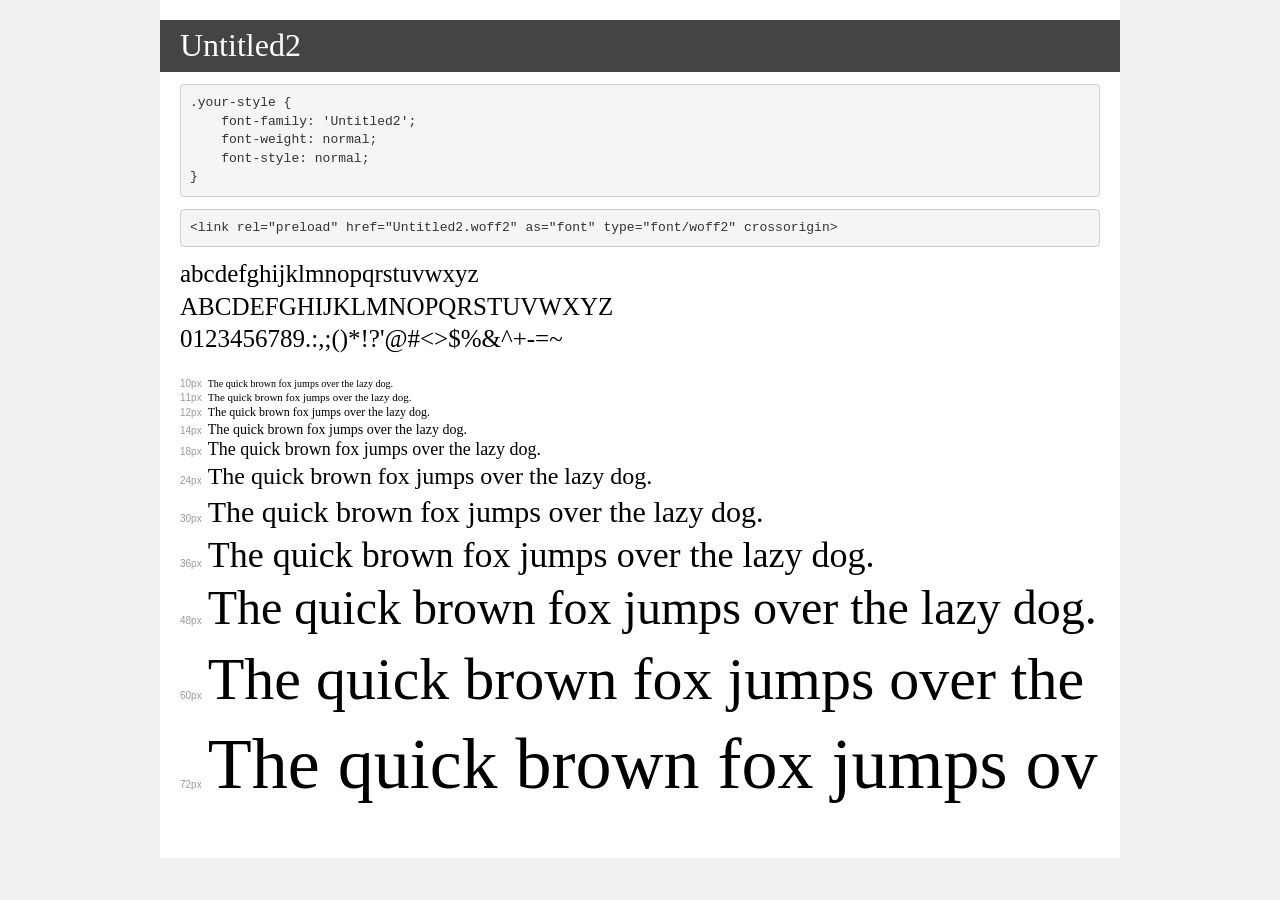
<file: assets/fonts/webfont/demo.html>
<!DOCTYPE html>
<html lang="en">
<head>
    <meta charset="utf-8">
    <meta http-equiv="X-UA-Compatible" content="IE=edge">
    <meta name="viewport" content="width=device-width, initial-scale=1">
    <meta name="robots" content="noindex, noarchive">
    <meta name="format-detection" content="telephone=no">
    <title>Transfonter demo</title>
    <link href="stylesheet.css" rel="stylesheet">
    <style>
        /*
        http://meyerweb.com/eric/tools/css/reset/
        v2.0 | 20110126
        License: none (public domain)
        */
        html, body, div, span, applet, object, iframe,
        h1, h2, h3, h4, h5, h6, p, blockquote, pre,
        a, abbr, acronym, address, big, cite, code,
        del, dfn, em, img, ins, kbd, q, s, samp,
        small, strike, strong, sub, sup, tt, var,
        b, u, i, center,
        dl, dt, dd, ol, ul, li,
        fieldset, form, label, legend,
        table, caption, tbody, tfoot, thead, tr, th, td,
        article, aside, canvas, details, embed,
        figure, figcaption, footer, header, hgroup,
        menu, nav, output, ruby, section, summary,
        time, mark, audio, video {
            margin: 0;
            padding: 0;
            border: 0;
            font-size: 100%;
            font: inherit;
            vertical-align: baseline;
        }
        /* HTML5 display-role reset for older browsers */
        article, aside, details, figcaption, figure,
        footer, header, hgroup, menu, nav, section {
            display: block;
        }
        body {
            line-height: 1;
        }
        ol, ul {
            list-style: none;
        }
        blockquote, q {
            quotes: none;
        }
        blockquote:before, blockquote:after,
        q:before, q:after {
            content: '';
            content: none;
        }
        table {
            border-collapse: collapse;
            border-spacing: 0;
        }
        /* demo styles */
        body {
            background: #f0f0f0;
            color: #000;
        }
        .page {
            background: #fff;
            width: 920px;
            margin: 0 auto;
            padding: 20px 20px 0 20px;
            overflow: hidden;
        }
        .font-container {
            overflow-x: auto;
            overflow-y: hidden;
            margin-bottom: 40px;
            line-height: 1.3;
            white-space: nowrap;
            padding-bottom: 5px;
        }
        h1 {
            position: relative;
            background: #444;
            font-size: 32px;
            color: #fff;
            padding: 10px 20px;
            margin: 0 -20px 12px -20px;
        }
        .letters {
            font-size: 25px;
            margin-bottom: 20px;
        }
        .s10:before {
            content: '10px';
        }
        .s11:before {
            content: '11px';
        }
        .s12:before {
            content: '12px';
        }
        .s14:before {
            content: '14px';
        }
        .s18:before {
            content: '18px';
        }
        .s24:before {
            content: '24px';
        }
        .s30:before {
            content: '30px';
        }
        .s36:before {
            content: '36px';
        }
        .s48:before {
            content: '48px';
        }
        .s60:before {
            content: '60px';
        }
        .s72:before {
            content: '72px';
        }
        .s10:before, .s11:before, .s12:before, .s14:before,
        .s18:before, .s24:before, .s30:before, .s36:before,
        .s48:before, .s60:before, .s72:before {
            font-family: Arial, sans-serif;
            font-size: 10px;
            font-weight: normal;
            font-style: normal;
            color: #999;
            padding-right: 6px;
        }
        pre {
            display: block;
            padding: 9px;
            margin: 0 0 12px;
            font-family: Monaco, Menlo, Consolas, "Courier New", monospace;
            font-size: 13px;
            line-height: 1.428571429;
            color: #333;
            font-weight: normal;
            font-style: normal;
            background-color: #f5f5f5;
            border: 1px solid #ccc;
            overflow-x: auto;
            border-radius: 4px;
        }
        /* responsive */
        @media (max-width: 959px) {
            .page {
                width: auto;
                margin: 0;
            }
        }
    </style>
</head>
<body>
<div class="page">
    <div class="demo">
        <h1 style="font-family: 'Untitled2'; font-weight: normal; font-style: normal;">Untitled2</h1>
        <pre title="Usage">.your-style {
    font-family: 'Untitled2';
    font-weight: normal;
    font-style: normal;
}</pre>
        <pre title="Preload (optional)">
&lt;link rel=&quot;preload&quot; href=&quot;Untitled2.woff2&quot; as=&quot;font&quot; type=&quot;font/woff2&quot; crossorigin&gt;</pre>
        <div class="font-container" style="font-family: 'Untitled2'; font-weight: normal; font-style: normal;">
            <p class="letters">
                abcdefghijklmnopqrstuvwxyz<br>
ABCDEFGHIJKLMNOPQRSTUVWXYZ<br>
                0123456789.:,;()*!?'@#&lt;&gt;$%&^+-=~
            </p>
            <p class="s10" style="font-size: 10px;">The quick brown fox jumps over the lazy dog.</p>
            <p class="s11" style="font-size: 11px;">The quick brown fox jumps over the lazy dog.</p>
            <p class="s12" style="font-size: 12px;">The quick brown fox jumps over the lazy dog.</p>
            <p class="s14" style="font-size: 14px;">The quick brown fox jumps over the lazy dog.</p>
            <p class="s18" style="font-size: 18px;">The quick brown fox jumps over the lazy dog.</p>
            <p class="s24" style="font-size: 24px;">The quick brown fox jumps over the lazy dog.</p>
            <p class="s30" style="font-size: 30px;">The quick brown fox jumps over the lazy dog.</p>
            <p class="s36" style="font-size: 36px;">The quick brown fox jumps over the lazy dog.</p>
            <p class="s48" style="font-size: 48px;">The quick brown fox jumps over the lazy dog.</p>
            <p class="s60" style="font-size: 60px;">The quick brown fox jumps over the lazy dog.</p>
            <p class="s72" style="font-size: 72px;">The quick brown fox jumps over the lazy dog.</p>
        </div>
    </div>

</div>
</body>
</html>
</file>
<file: assets/fonts/webfont/stylesheet.css>
@font-face {
    font-family: 'Untitled2';
    src: url('Untitled2.woff2') format('woff2'),
        url('Untitled2.woff') format('woff');
    font-weight: normal;
    font-style: normal;
    font-display: swap;
}
</file>
<file: assets/fonts/main_font/stylesheet.css>
@font-face {
    font-family: 'Loew Next';
    src: url('LoewNext-Bold.woff2') format('woff2'),
        url('LoewNext-Bold.woff') format('woff');
    font-weight: bold;
    font-style: normal;
    font-display: swap;
}

@font-face {
    font-family: 'Loew Next';
    src: url('LoewNext-Black.woff2') format('woff2'),
        url('LoewNext-Black.woff') format('woff');
    font-weight: 900;
    font-style: normal;
    font-display: swap;
}

@font-face {
    font-family: 'Loew Next';
    src: url('LoewNext-BlackItalic.woff2') format('woff2'),
        url('LoewNext-BlackItalic.woff') format('woff');
    font-weight: 900;
    font-style: italic;
    font-display: swap;
}

@font-face {
    font-family: 'Loew Next';
    src: url('LoewNext-Medium.woff2') format('woff2'),
        url('LoewNext-Medium.woff') format('woff');
    font-weight: 500;
    font-style: normal;
    font-display: swap;
}

@font-face {
    font-family: 'Loew Next';
    src: url('LoewNext-Heavy.woff2') format('woff2'),
        url('LoewNext-Heavy.woff') format('woff');
    font-weight: 900;
    font-style: normal;
    font-display: swap;
}

@font-face {
    font-family: 'Loew Next';
    src: url('LoewNext-Light.woff2') format('woff2'),
        url('LoewNext-Light.woff') format('woff');
    font-weight: 300;
    font-style: normal;
    font-display: swap;
}

@font-face {
    font-family: 'Loew Next';
    src: url('LoewNext-HeavyItalic.woff2') format('woff2'),
        url('LoewNext-HeavyItalic.woff') format('woff');
    font-weight: 900;
    font-style: italic;
    font-display: swap;
}

@font-face {
    font-family: 'Loew Next';
    src: url('LoewNext-Regular.woff2') format('woff2'),
        url('LoewNext-Regular.woff') format('woff');
    font-weight: normal;
    font-style: normal;
    font-display: swap;
}

@font-face {
    font-family: 'Loew Next';
    src: url('LoewNext-MediumItalic.woff2') format('woff2'),
        url('LoewNext-MediumItalic.woff') format('woff');
    font-weight: 500;
    font-style: italic;
    font-display: swap;
}

@font-face {
    font-family: 'Loew Next';
    src: url('LoewNext-Italic.woff2') format('woff2'),
        url('LoewNext-Italic.woff') format('woff');
    font-weight: normal;
    font-style: italic;
    font-display: swap;
}

@font-face {
    font-family: 'Loew Next';
    src: url('LoewNext-ExtraBoldItalic.woff2') format('woff2'),
        url('LoewNext-ExtraBoldItalic.woff') format('woff');
    font-weight: bold;
    font-style: italic;
    font-display: swap;
}

@font-face {
    font-family: 'Loew Next';
    src: url('LoewNext-BoldItalic.woff2') format('woff2'),
        url('LoewNext-BoldItalic.woff') format('woff');
    font-weight: bold;
    font-style: italic;
    font-display: swap;
}

@font-face {
    font-family: 'Loew Next';
    src: url('LoewNext-LightItalic.woff2') format('woff2'),
        url('LoewNext-LightItalic.woff') format('woff');
    font-weight: 300;
    font-style: italic;
    font-display: swap;
}

@font-face {
    font-family: 'Loew Next';
    src: url('LoewNext-Thin.woff2') format('woff2'),
        url('LoewNext-Thin.woff') format('woff');
    font-weight: 100;
    font-style: normal;
    font-display: swap;
}

@font-face {
    font-family: 'Loew Next';
    src: url('LoewNext-ExtraBold.woff2') format('woff2'),
        url('LoewNext-ExtraBold.woff') format('woff');
    font-weight: bold;
    font-style: normal;
    font-display: swap;
}

@font-face {
    font-family: 'Loew Next';
    src: url('LoewNext-ThinItalic.woff2') format('woff2'),
        url('LoewNext-ThinItalic.woff') format('woff');
    font-weight: 100;
    font-style: italic;
    font-display: swap;
}
</file>
<file: assets/css/style.css>
body {
            font-family: 'Loew Next' !important;
        }

        button,
        input,
        select,
        textarea {
            font-family: 'Loew Next' !important;
        }


        .header-right {
            display: flex;
            align-items: center;
            gap: 16px;
        }

        @media (max-width: 768px) {
            .header-right {
                width: 100%;
                justify-content: space-between;
            }
        }

        .search-input {
            width: 100%;
            padding: 10px 16px 10px 40px;
            border: 1px solid #e0e0e0;
            border-radius: 24px;
            font-size: 14px;
            background: white;
            transition: all 0.3s;
            outline: none;
        }

        .search-input:focus {
            border-color: var(--orange-color);
            box-shadow: 0 0 0 3px rgba(255, 140, 0, 0.1);
        }

        .search-icon {
            position: absolute;
            left: 14px;
            top: 50%;
            transform: translateY(-50%);
            color: #636e72;
            font-size: 16px;
        }

        .icon-button {
            width: 40px;
            height: 40px;
            border-radius: 50%;
            background: white;
            border: 1px solid #e0e0e0;
            display: flex;
            align-items: center;
            justify-content: center;
            cursor: pointer;
            transition: all 0.3s;
            position: relative;
            color: var(--black-color);
        }

        .icon-button:hover {
            background: #f8f9fa;
            border-color: var(--orange-color);
        }

        .notification-badge {
            position: absolute;
            top: 6px;
            right: 6px;
            width: 8px;
            height: 8px;
            background: var(--orange-color);
            border-radius: 50%;
            border: 2px solid white;
        }

        .profile-section {
            display: flex;
            align-items: center;
            gap: 10px;
            padding: 6px 12px 6px 6px;
            background: white;
            border: 1px solid #e0e0e0;
            border-radius: 24px;
            cursor: pointer;
            transition: all 0.3s;
        }

        .profile-section:hover {
            border-color: var(--orange-color);
            box-shadow: 0 2px 8px rgba(255, 140, 0, 0.1);
        }

        .profile-pic {
            width: 26px;
            height: 26px;
            border-radius: 50%;
            background: linear-gradient(135deg, var(--orange-color), #e67e22);
            display: flex;
            align-items: center;
            justify-content: center;
            color: white;
            font-weight: 600;
            font-size: 12px;
        }

        .profile-name {
            font-size: 14px;
            font-weight: 500;
            color: var(--black-color);
            white-space: nowrap;
        }

        .header {
            margin-bottom: 28px;
            display: flex;
            justify-content: space-between;
            align-items: self-start;
            gap: 20px;
        }

        .header-actionbet_end {
            justify-content: end;
            margin-bottom: 20px;
        }

        .sidebar.collapsed .nav-group .nav-item .caret {
            display: none;
        }
        

        @media (max-width: 768px) {
            .header {
                margin-bottom: 20px;
                flex-direction: column;
                align-items: flex-start;
                padding-top: 60px;
            }
        }

        .sar-symbol {
            font-family: 'Untitled2' !important;
            vertical-align: middle;
            margin-right: 0.25em;
            font-size: 22px
        }

        .header-left {
            flex: 1;
        }

        .header h1 {
            font-size: 28px;
            font-weight: 600;
            color: var(--black-color);
            margin-bottom: 6px;
        }

        .sub-menu a {
            display: flex;
            align-items: center;
            gap: 8px;
            padding: 10px 36px;
            color: white !important;
            text-decoration: none !important;
            font-size: 13px;
            background: transparent;
            border-left: 1px solid #ffffff1f;
            margin-left: 34px;
        }

        @media (max-width: 768px) {
            .header h1 {
                font-size: 22px;
            }
        }

        .header p {
            color: #636e72;
            font-size: 14px;
        }

        @media (max-width: 768px) {
            .header p {
                font-size: 13px;
            }
        }

        .search-container {
            position: relative;
            width: 280px;
        }

        @media (max-width: 768px) {
            .search-container {
                width: 100%;
            }
        }


        @media (max-width: 768px) {
            .profile-name {
                display: none;
            }
        }
</file>
<file: assets/css/club-styles.css>
/* Club Management System - CSS Styles */
/* Author: Club Management System */
/* Version: 1.0 */

:root {
    --black-color: #000;
    --orange-color: #FF5A19;
    --success-color: #28a745;
    --warning-color: #ffc107;
    --danger-color: #dc3545;
    --info-color: #17a2b8;
    --light-gray: #f8f9fa;
    --medium-gray: #e0e0e0;
    --dark-gray: #636e72;
}

* {
    margin: 0;
    padding: 0;
    box-sizing: border-box;
}

body {
    font-family: 'Segoe UI', Tahoma, Geneva, Verdana, sans-serif;
    background: linear-gradient(135deg, #f8f9fa 0%, #f0f1f3 100%);
    color: var(--black-color);
    overflow-x: hidden;
    min-height: 100vh;
}

.container {
    display: flex;
    min-height: 100vh;
}


/* ==================== MAIN CONTENT ==================== */
.main-content {
    flex: 1;
    padding: 30px;
    overflow-y: auto;
}

.header {
    display: flex;
    justify-content: space-between;
    align-items: center;
    margin-bottom: 30px;
    flex-wrap: wrap;
    gap: 20px;
}

.header h1 {
    font-size: 32px;
    font-weight: 600;
    color: var(--black-color);
}

.header-actions {
    display: flex;
    gap: 12px;
    align-items: center;
    flex-wrap: wrap;
}

/* ==================== BUTTONS ==================== */
.btn {
    padding: 10px 20px;
    border: none;
    border-radius: 8px;
    cursor: pointer;
    font-size: 14px;
    font-weight: 500;
    transition: all 0.3s;
    display: inline-flex;
    align-items: center;
    gap: 8px;
    text-decoration: none;
}

.btn-primary {
    background: var(--orange-color);
    color: white;
}

.btn-primary:hover {
    background: #e64e15;
    transform: translateY(-2px);
    box-shadow: 0 4px 15px rgba(255, 90, 25, 0.3);
}

.btn-secondary {
    background: var(--black-color);
    color: white;
}

.btn-secondary:hover {
    background: #333;
    transform: translateY(-2px);
}

.btn-success {
    background: var(--success-color);
    color: white;
}

.btn-success:hover {
    background: #218838;
    transform: translateY(-2px);
}

.btn-warning {
    background: var(--warning-color);
    color: #000;
}

.btn-warning:hover {
    background: #e0a800;
    transform: translateY(-2px);
}

.btn-danger {
    background: var(--danger-color);
    color: white;
}

.btn-danger:hover {
    background: #c82333;
    transform: translateY(-2px);
}

.btn-icon {
    width: 40px;
    height: 40px;
    padding: 0;
    display: flex;
    justify-content: center;
    align-items: center;
    border-radius: 8px;
}

/* ==================== STATS CARDS ==================== */
.stats-grid {
    display: grid;
    grid-template-columns: repeat(auto-fit, minmax(250px, 1fr));
    gap: 20px;
    margin-bottom: 30px;
}

.stat-card {
    background: white;
    border-radius: 12px;
    padding: 24px;
    box-shadow: 0 2px 8px rgba(0, 0, 0, 0.08);
    transition: all 0.3s;
    position: relative;
    overflow: hidden;
}

.stat-card::before {
    content: '';
    position: absolute;
    top: 0;
    left: 0;
    right: 0;
    height: 4px;
    background: var(--orange-color);
}

.stat-card:hover {
    transform: translateY(-4px);
    box-shadow: 0 8px 20px rgba(0, 0, 0, 0.12);
}

.stat-card-header {
    display: flex;
    justify-content: space-between;
    align-items: center;
    margin-bottom: 16px;
}

.stat-card-icon {
    width: 48px;
    height: 48px;
    border-radius: 10px;
    display: flex;
    align-items: center;
    justify-content: center;
    font-size: 24px;
    color: white;
}

.stat-card-value {
    font-size: 32px;
    font-weight: 600;
    color: var(--black-color);
    margin-bottom: 8px;
}

.stat-card-label {
    font-size: 14px;
    color: #636e72;
}

.stat-card-change {
    font-size: 12px;
    margin-top: 8px;
    display: flex;
    align-items: center;
    gap: 4px;
}

.stat-card-change.positive {
    color: var(--success-color);
}

.stat-card-change.negative {
    color: var(--danger-color);
}

/* ==================== CARDS ==================== */
.card {
    background: white;
    border-radius: 12px;
    padding: 24px;
    box-shadow: 0 2px 8px rgba(0, 0, 0, 0.08);
    margin-bottom: 20px;
}

.card-header {
    display: flex;
    justify-content: space-between;
    align-items: center;
    margin-bottom: 20px;
    padding-bottom: 16px;
    border-bottom: 2px solid #f0f1f3;
}

.card-title {
    font-size: 18px;
    font-weight: 600;
    color: var(--black-color);
}

/* ==================== TABLES ==================== */
.table-container {
    overflow-x: auto;
}

table {
    width: 100%;
    border-collapse: collapse;
}

thead {
    background: #f8f9fa;
}

th {
    padding: 12px 16px;
    text-align: left;
    font-size: 13px;
    font-weight: 600;
    color: var(--black-color);
    border-bottom: 2px solid #e0e0e0;
    white-space: nowrap;
}

td {
    padding: 12px 16px;
    border-bottom: 1px solid #f0f1f3;
    font-size: 14px;
    color: #636e72;
}

tr:hover {
    background: #f8f9fa;
}

tbody tr:last-child td {
    border-bottom: none;
}

/* ==================== BADGES ==================== */
.badge {
    padding: 4px 12px;
    border-radius: 12px;
    font-size: 12px;
    font-weight: 500;
    display: inline-block;
}

.badge-success {
    background: #d4edda;
    color: #155724;
}

.badge-warning {
    background: #fff3cd;
    color: #856404;
}

.badge-danger {
    background: #f8d7da;
    color: #721c24;
}

.badge-info {
    background: #d1ecf1;
    color: #0c5460;
}

.badge-secondary {
    background: #e2e3e5;
    color: #383d41;
}

/* ==================== ACTION BUTTONS ==================== */
.action-buttons {
    display: flex;
    gap: 8px;
}

.action-btn {
    width: 32px;
    height: 32px;
    border: none;
    border-radius: 6px;
    cursor: pointer;
    display: flex;
    align-items: center;
    justify-content: center;
    transition: all 0.3s;
    font-size: 14px;
}

.action-btn.edit {
    background: #e3f2fd;
    color: #1976d2;
}

.action-btn.edit:hover {
    background: #1976d2;
    color: white;
}

.action-btn.delete {
    background: #ffebee;
    color: #c62828;
}

.action-btn.delete:hover {
    background: #c62828;
    color: white;
}

.action-btn.view {
    background: #f3e5f5;
    color: #7b1fa2;
}

.action-btn.view:hover {
    background: #7b1fa2;
    color: white;
}

/* ==================== MODALS ==================== */
.modal {
    display: none;
    position: fixed;
    top: 0;
    left: 0;
    right: 0;
    bottom: 0;
    background: rgba(0, 0, 0, 0.5);
    z-index: 2000;
    align-items: center;
    justify-content: center;
    padding: 20px;
}

.modal.active {
    display: flex;
}

.modal-content {
    background: white;
    border-radius: 12px;
    max-width: 600px;
    width: 100%;
    max-height: 90vh;
    overflow-y: auto;
    box-shadow: 0 10px 40px rgba(0, 0, 0, 0.2);
    animation: modalSlideIn 0.3s ease;
}

@keyframes modalSlideIn {
    from {
        opacity: 0;
        transform: translateY(-50px);
    }
    to {
        opacity: 1;
        transform: translateY(0);
    }
}

.modal-header {
    padding: 24px;
    border-bottom: 2px solid #f0f1f3;
    display: flex;
    justify-content: space-between;
    align-items: center;
}

.modal-header h2 {
    font-size: 20px;
    font-weight: 600;
    color: var(--black-color);
}

.modal-close {
    width: 32px;
    height: 32px;
    border: none;
    background: #f0f1f3;
    border-radius: 6px;
    cursor: pointer;
    display: flex;
    align-items: center;
    justify-content: center;
    transition: all 0.3s;
}

.modal-close:hover {
    background: var(--danger-color);
    color: white;
}

.modal-body {
    padding: 24px;
}

.modal-footer {
    padding: 16px 24px;
    border-top: 2px solid #f0f1f3;
    display: flex;
    justify-content: flex-end;
    gap: 12px;
}

/* ==================== FORMS ==================== */
.form-group {
    margin-bottom: 20px;
}

.form-group label {
    display: block;
    margin-bottom: 8px;
    font-size: 14px;
    font-weight: 500;
    color: var(--black-color);
}

.form-control {
    width: 100%;
    padding: 10px 14px;
    border: 2px solid #e0e0e0;
    border-radius: 8px;
    font-size: 14px;
    transition: all 0.3s;
    font-family: inherit;
}

.form-control:focus {
    outline: none;
    border-color: var(--orange-color);
    box-shadow: 0 0 0 3px rgba(255, 90, 25, 0.1);
}

select.form-control {
    cursor: pointer;
}

textarea.form-control {
    resize: vertical;
    min-height: 100px;
}

/* ==================== SEARCH AND FILTERS ==================== */
.search-filter-bar {
    display: flex;
    gap: 12px;
    margin-bottom: 20px;
    flex-wrap: wrap;
}

.search-box {
    flex: 1;
    min-width: 250px;
    position: relative;
}

.search-box input {
    width: 100%;
    padding: 10px 14px 10px 40px;
    border: 2px solid #e0e0e0;
    border-radius: 8px;
    font-size: 14px;
    transition: all 0.3s;
}

.search-box input:focus {
    outline: none;
    border-color: var(--orange-color);
    box-shadow: 0 0 0 3px rgba(255, 90, 25, 0.1);
}

.search-box i {
    position: absolute;
    left: 14px;
    top: 50%;
    transform: translateY(-50%);
    color: #636e72;
}

.filter-select {
    padding: 10px 14px;
    border: 2px solid #e0e0e0;
    border-radius: 8px;
    font-size: 14px;
    cursor: pointer;
    transition: all 0.3s;
    background: white;
}

.filter-select:focus {
    outline: none;
    border-color: var(--orange-color);
}

/* ==================== TABS ==================== */
.tabs {
    display: flex;
    gap: 8px;
    margin-bottom: 20px;
    border-bottom: 2px solid #e0e0e0;
    flex-wrap: wrap;
}

.tab {
    padding: 12px 24px;
    border: none;
    background: transparent;
    cursor: pointer;
    font-size: 14px;
    font-weight: 500;
    color: #636e72;
    border-bottom: 3px solid transparent;
    transition: all 0.3s;
}

.tab:hover {
    color: var(--orange-color);
}

.tab.active {
    color: var(--orange-color);
    border-bottom-color: var(--orange-color);
}

.tab-content {
    display: none;
}

.tab-content.active {
    display: block;
}

/* ==================== PAGINATION ==================== */
.pagination {
    display: flex;
    gap: 8px;
    justify-content: center;
    margin-top: 20px;
}

.pagination button {
    padding: 8px 12px;
    border: 2px solid #e0e0e0;
    background: white;
    border-radius: 6px;
    cursor: pointer;
    font-size: 14px;
    transition: all 0.3s;
}

.pagination button:hover {
    border-color: var(--orange-color);
    color: var(--orange-color);
}

.pagination button.active {
    background: var(--orange-color);
    color: white;
    border-color: var(--orange-color);
}


/* club grid */
.clubs-grid {
        display: grid;
        grid-template-columns: repeat(3, 1fr); /* exactly 3 columns */
        gap: 24px;
        padding: 20px 0;
        }

        
.club-card {
    background: white;
    border-radius: 12px;
    overflow: hidden;
    box-shadow: 0 2px 8px rgba(0,0,0,0.08);
    transition: all 0.3s;
}

.club-card:hover {
    transform: translateY(-4px);
    box-shadow: 0 8px 20px rgba(0,0,0,0.12);
}

.club-image {
    width: 100%;
    height: 200px;
    object-fit: cover;
}

.club-details {
    padding: 20px;
}

.club-status {
    display: inline-block;
    padding: 4px 12px;
    border-radius: 12px;
    font-size: 12px;
    font-weight: 500;
    background: #e8f5e9;
    color: #2e7d32;
}

.club-title {
    font-size: 18px;
    font-weight: 600;
    margin: 12px 0;
    color: var(--black-color);
}

.club-info {
    display: flex;
    flex-direction: column;
    gap: 0px;
    margin-bottom: 16px;
}

.info-item {
    display: flex;
    align-items: center;
    gap: 8px;
    color: #636e72;
    font-size: 14px;
}

.club-activities {
    display: flex;
    gap: 8px;
    margin: 16px 0;
    flex-wrap: wrap;
}

.activity-tag {
    padding: 4px 12px;
    border-radius: 16px;
    font-size: 12px;
    background: #f0f1f3;
    color: #636e72;
}

.club-actions {
    display: flex;
    gap: 8px;
    margin-top: 16px;
    padding-top: 16px;
    border-top: 1px solid #f0f1f3;
}

.action-button {
    padding: 8px 16px;
    border-radius: 8px;
    font-size: 13px;
    cursor: pointer;
    transition: all 0.3s;
    text-decoration: none;
    display: inline-flex;
    align-items: center;
    gap: 6px;
}

.manage-btn {
    background: var(--orange-color);
    color: white;
    border: none;
}

.manage-btn:hover {
    background: #e64e15;
}

.restrict-btn {
    background: #f0f1f3;
    color: #636e72;
    border: none;
}

.restrict-btn:hover {
    background: #e0e0e0;
}

.icon-box {
    width: 40px;
    height: 40px;
    border-radius: 10px;
    display: flex;
    align-items: center;
    justify-content: center;
    background: var(--orange-color);
    color: #29a92f;
    /* margin-right: 12px; */
    transition: all 0.3s ease;
}

.icon-box.green {
    background: #c0ffc3;
}



.icon-box i {
    font-size: 18px;
}

.icon-box:hover {
    transform: scale(1.1);
    box-shadow: 0 4px 12px rgba(0,0,0,0.15);
}

/* Update info-item to use the new icon-box */
.info-item {
    display: flex;
    align-items: center;
    gap: 12px;
    color: #636e72;
    font-size: 14px;
    padding: 2px 0;
}

.info-item span {
    flex: 1;
}
/* club grid */

/* ==================== PROGRESS BARS ==================== */
.progress-bar {
    height: 8px;
    background: #f0f1f3;
    border-radius: 4px;
    overflow: hidden;
}

.progress-fill {
    height: 100%;
    background: var(--orange-color);
    transition: width 0.3s ease;
}

/* ==================== RESPONSIVE ==================== */
@media (max-width: 1024px) {
    .mobile-toggle {
        display: flex;
    }

    .sidebar {
        position: fixed;
        left: -240px;
        top: 0;
        bottom: 0;
        z-index: 1000;
    }

    .sidebar.mobile-active {
        left: 0;
    }

    .menu-toggle {
        display: none;
    }

    .main-content {
        padding: 80px 20px 20px;
    }

    .stats-grid {
        grid-template-columns: 1fr;
    }

    .card {
        padding: 16px;
    }
}

@media (max-width: 768px) {
    .header {
        flex-direction: column;
        align-items: flex-start;
    }

    .header h1 {
        font-size: 24px;
    }

    .header-actions {
        width: 100%;
    }

    .search-filter-bar {
        flex-direction: column;
    }

    .search-box {
        min-width: 100%;
    }

    .table-container {
        font-size: 12px;
    }

    th, td {
        padding: 8px;
    }
}

/* ==================== UTILITY CLASSES ==================== */
.text-center { text-align: center; }
.text-right { text-align: right; }
.text-left { text-align: left; }
.mt-10 { margin-top: 10px; }
.mt-20 { margin-top: 20px; }
.mb-10 { margin-bottom: 10px; }
.mb-20 { margin-bottom: 20px; }
.d-flex { display: flex; }
.justify-between { justify-content: space-between; }
.justify-center { justify-content: center; }
.align-center { align-items: center; }
.gap-10 { gap: 10px; }
.gap-20 { gap: 20px; }
.hidden { display: none; }
</file>
